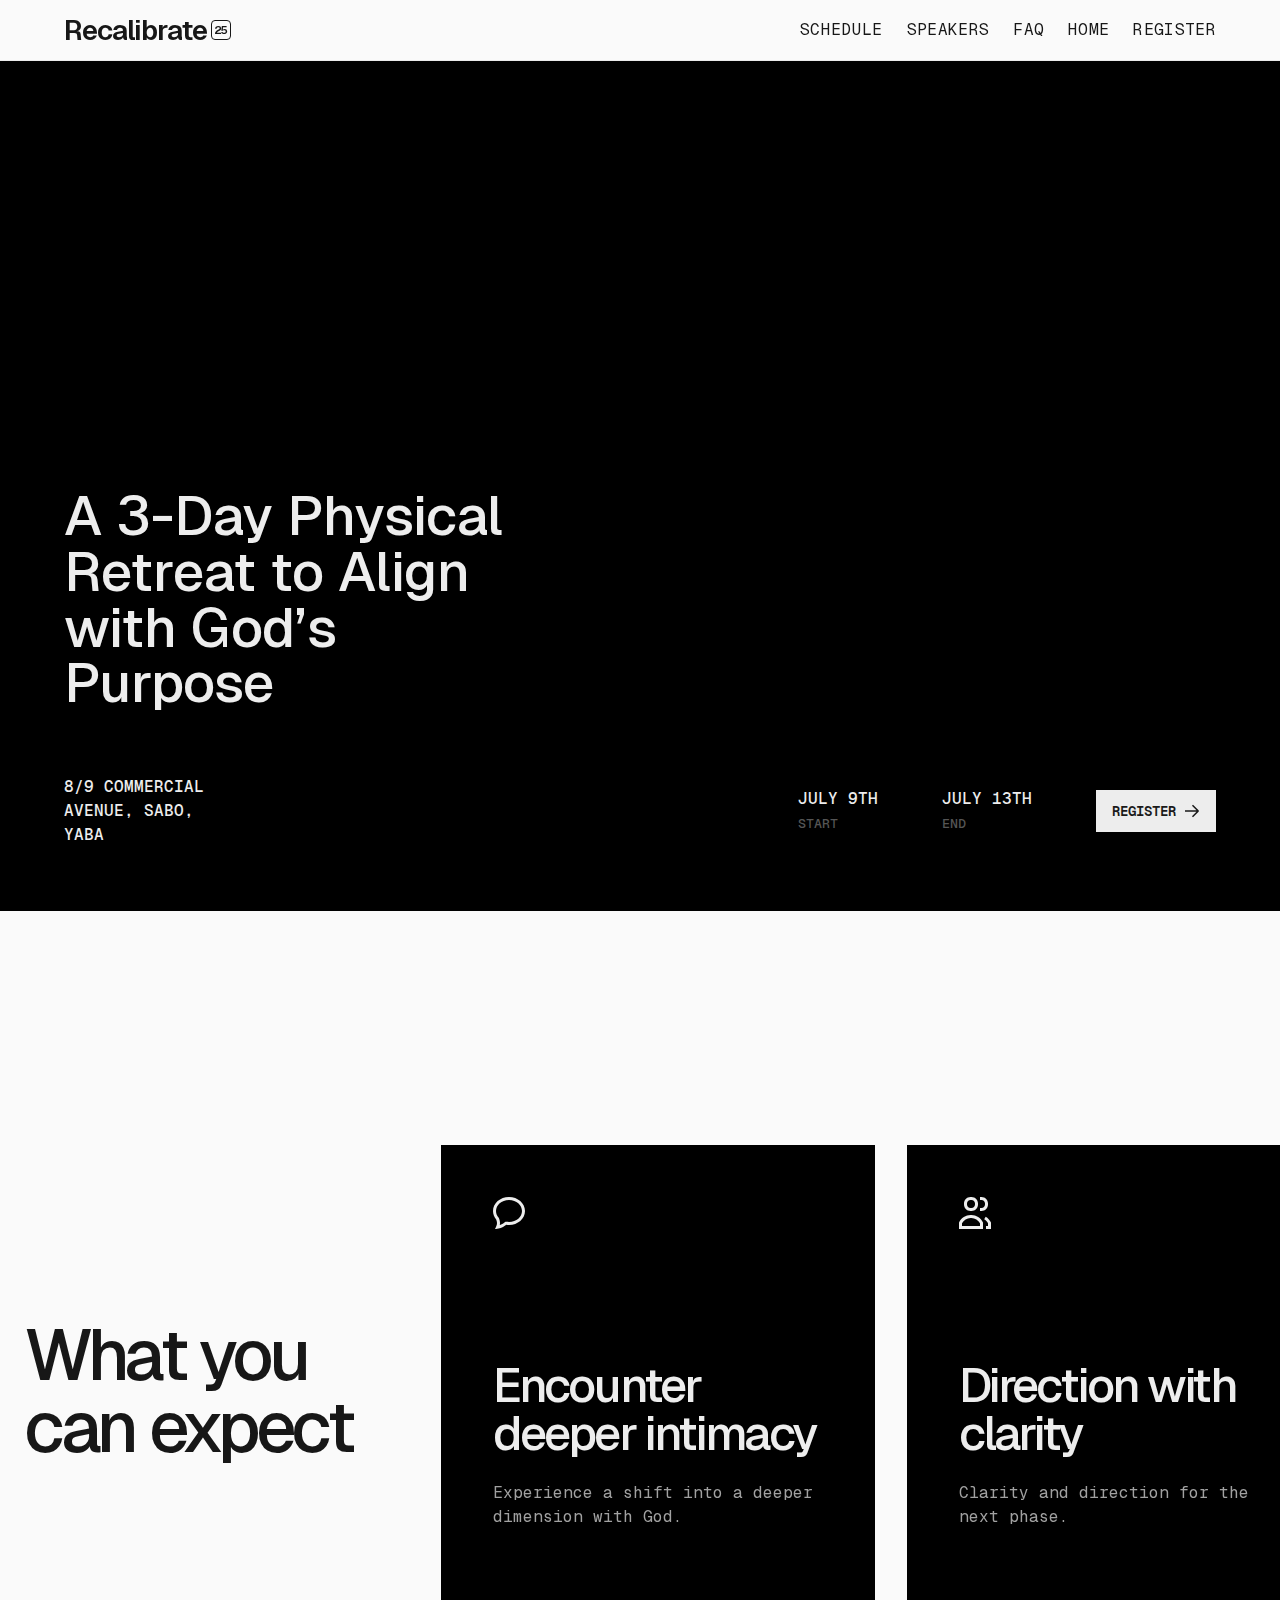
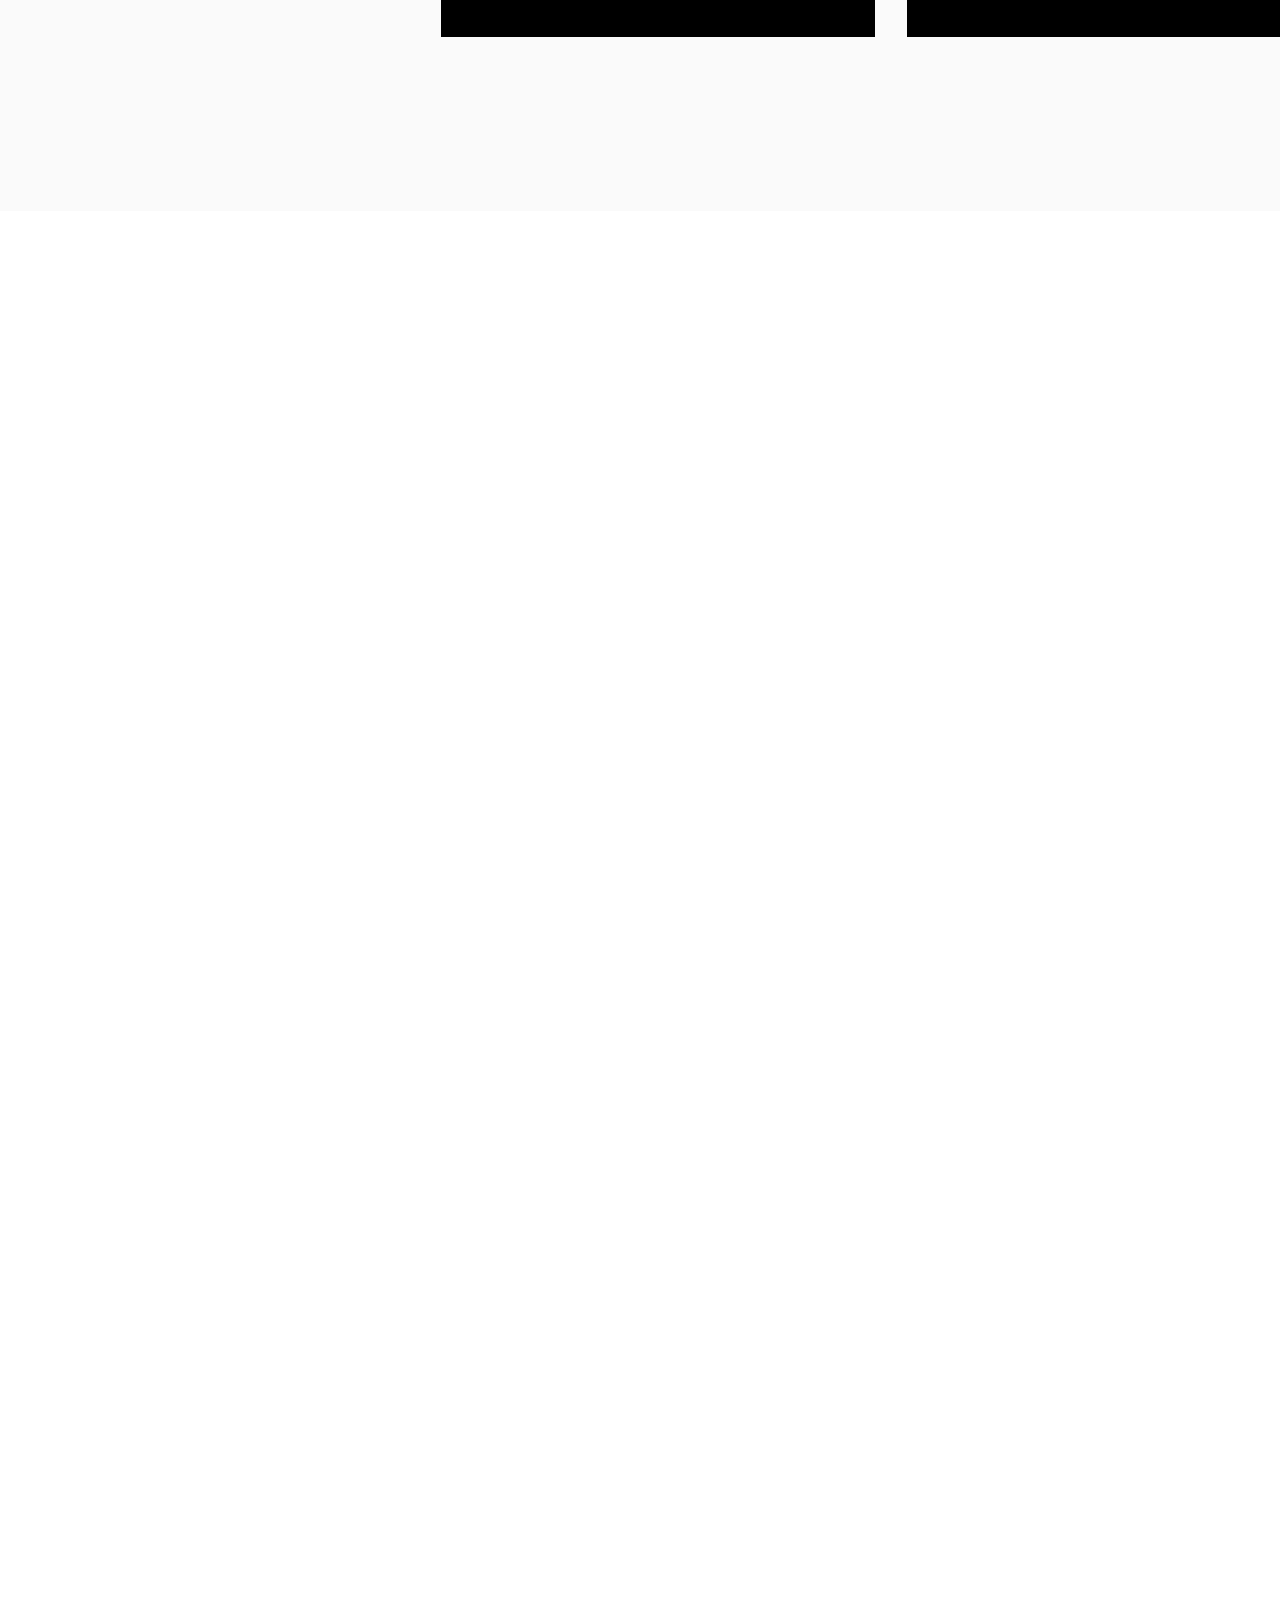
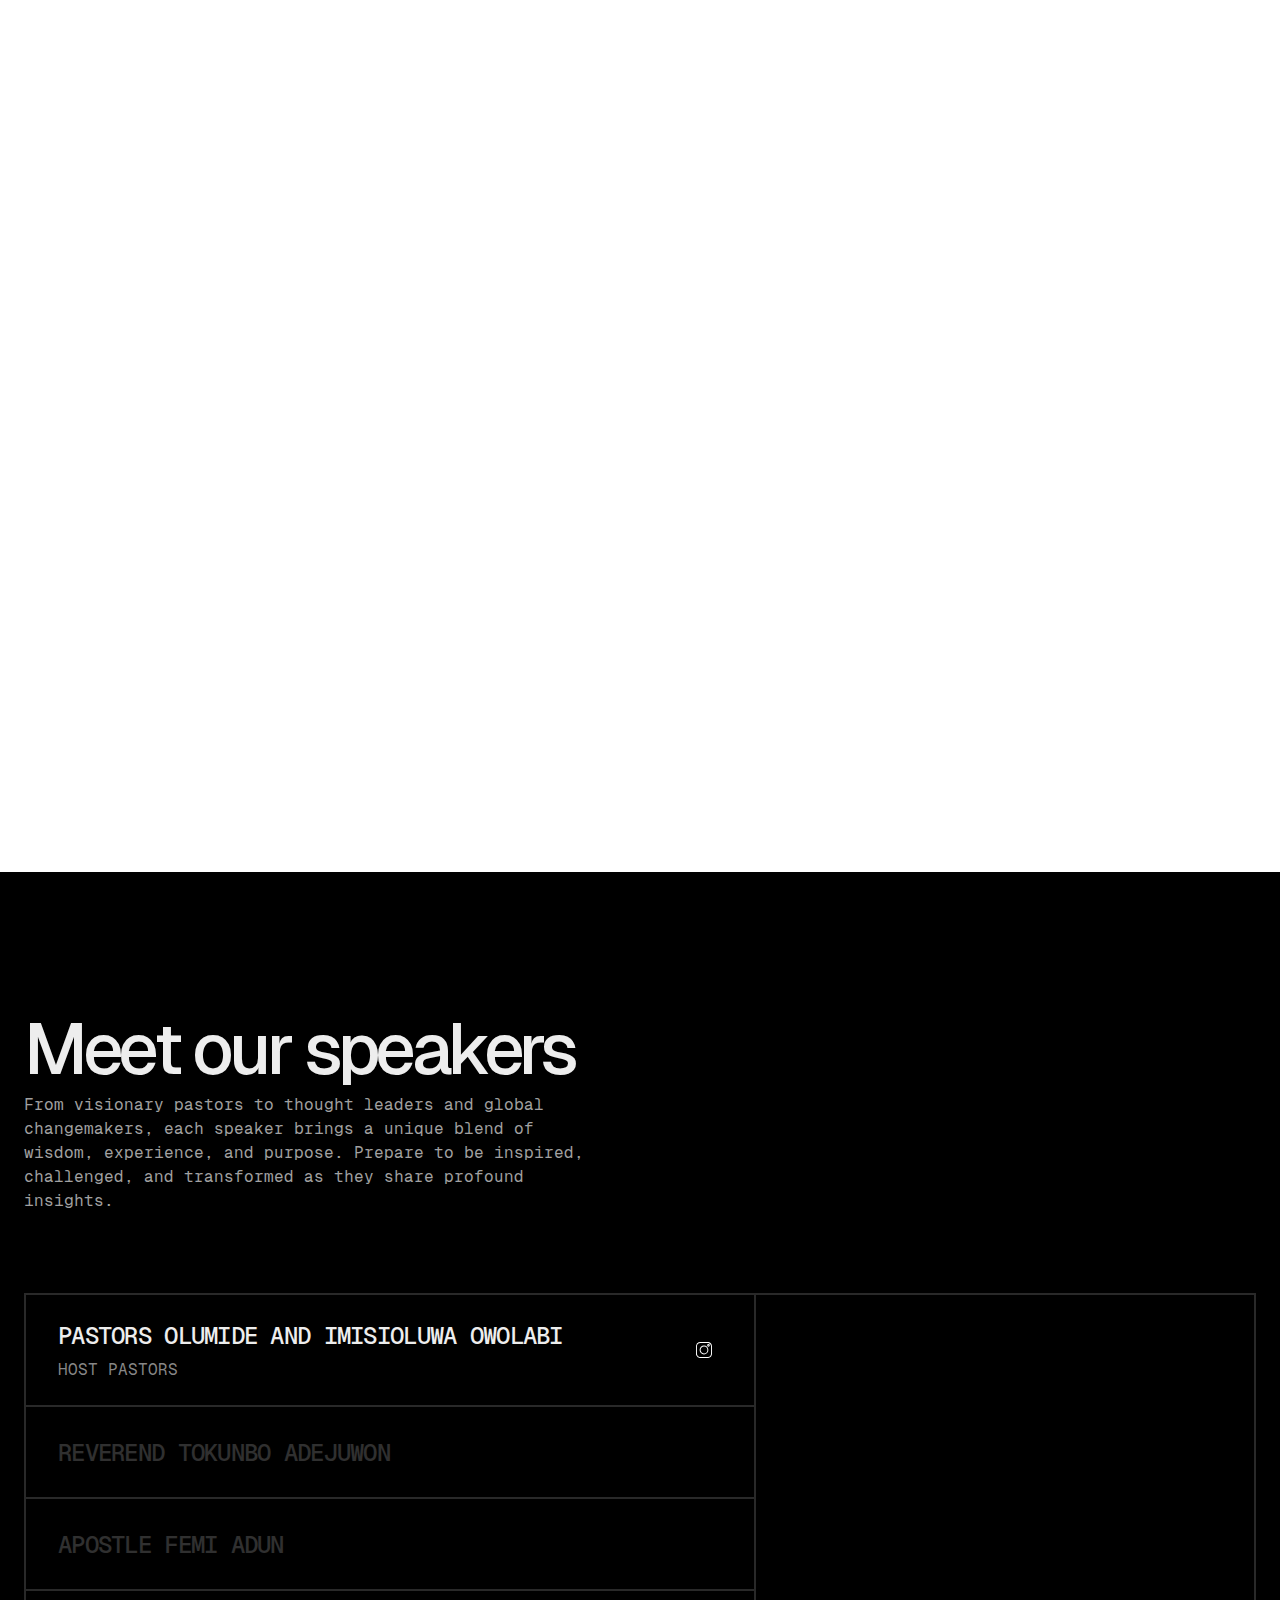
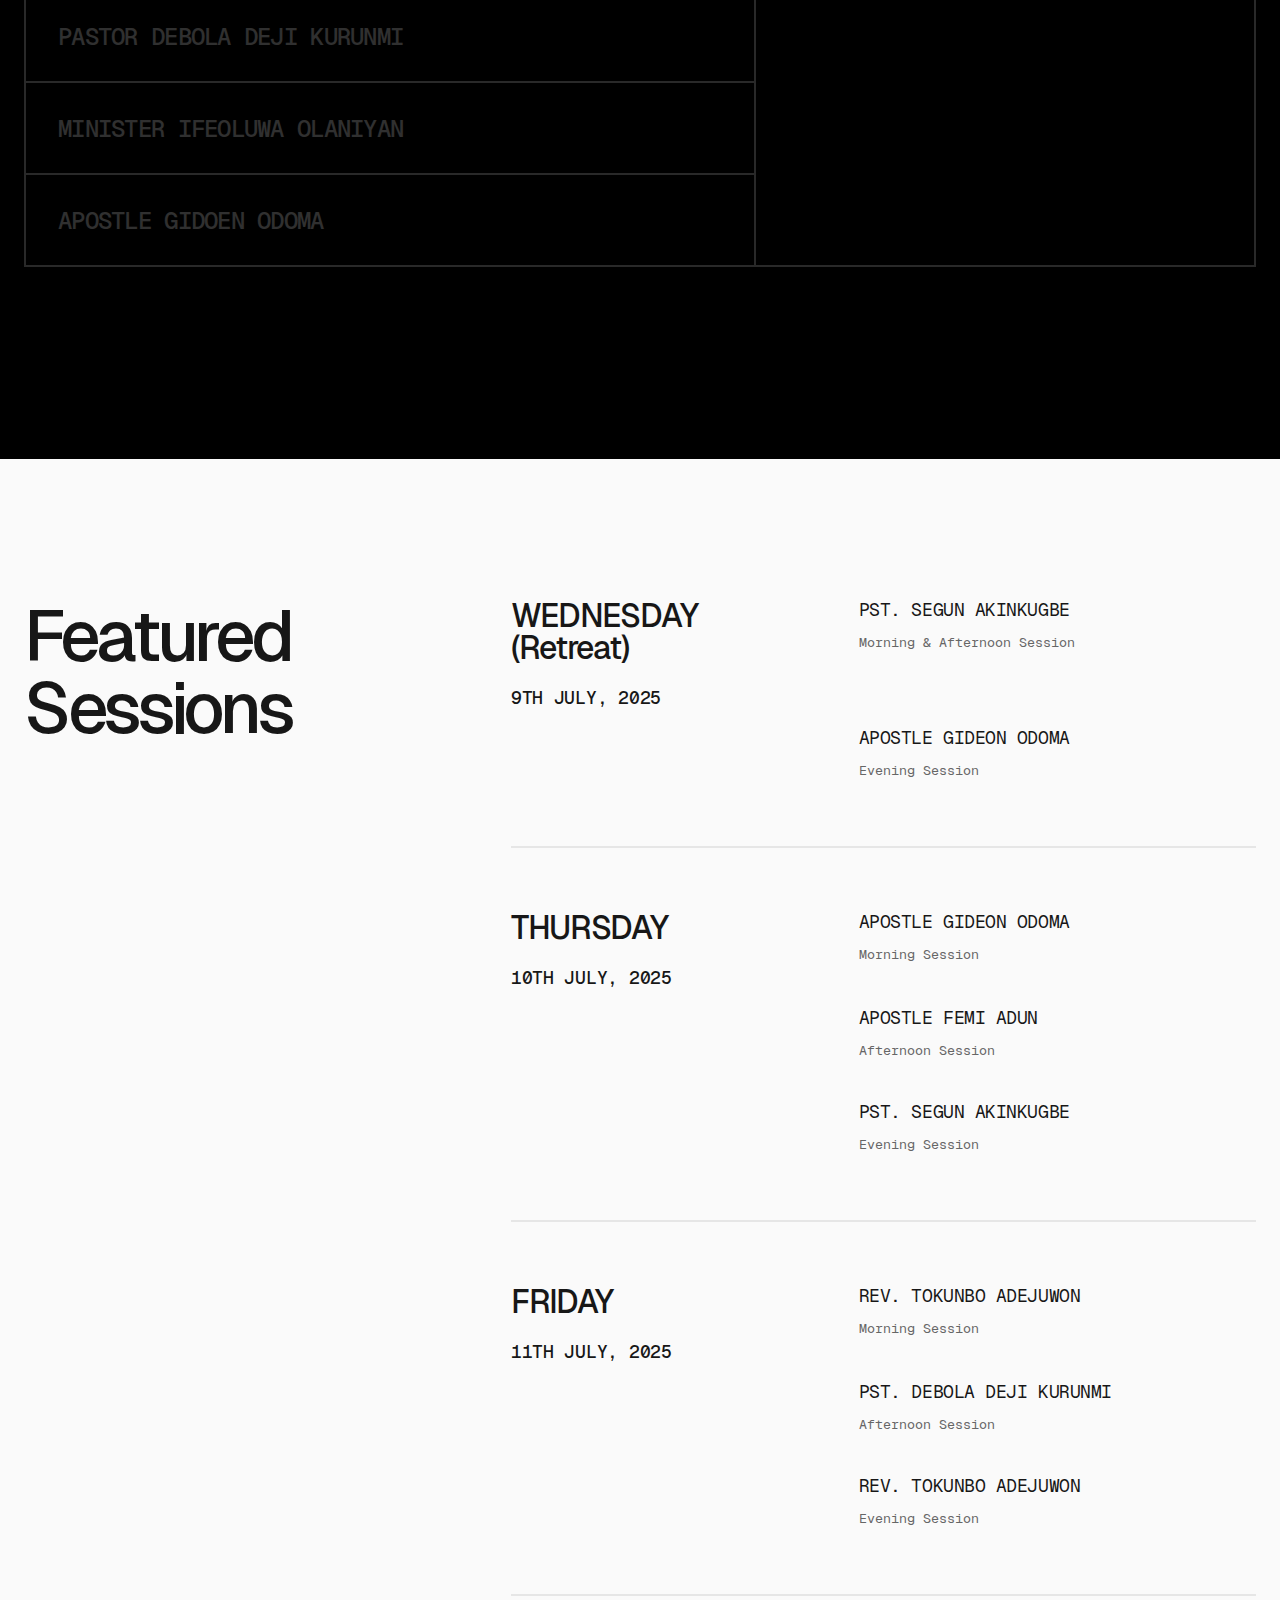
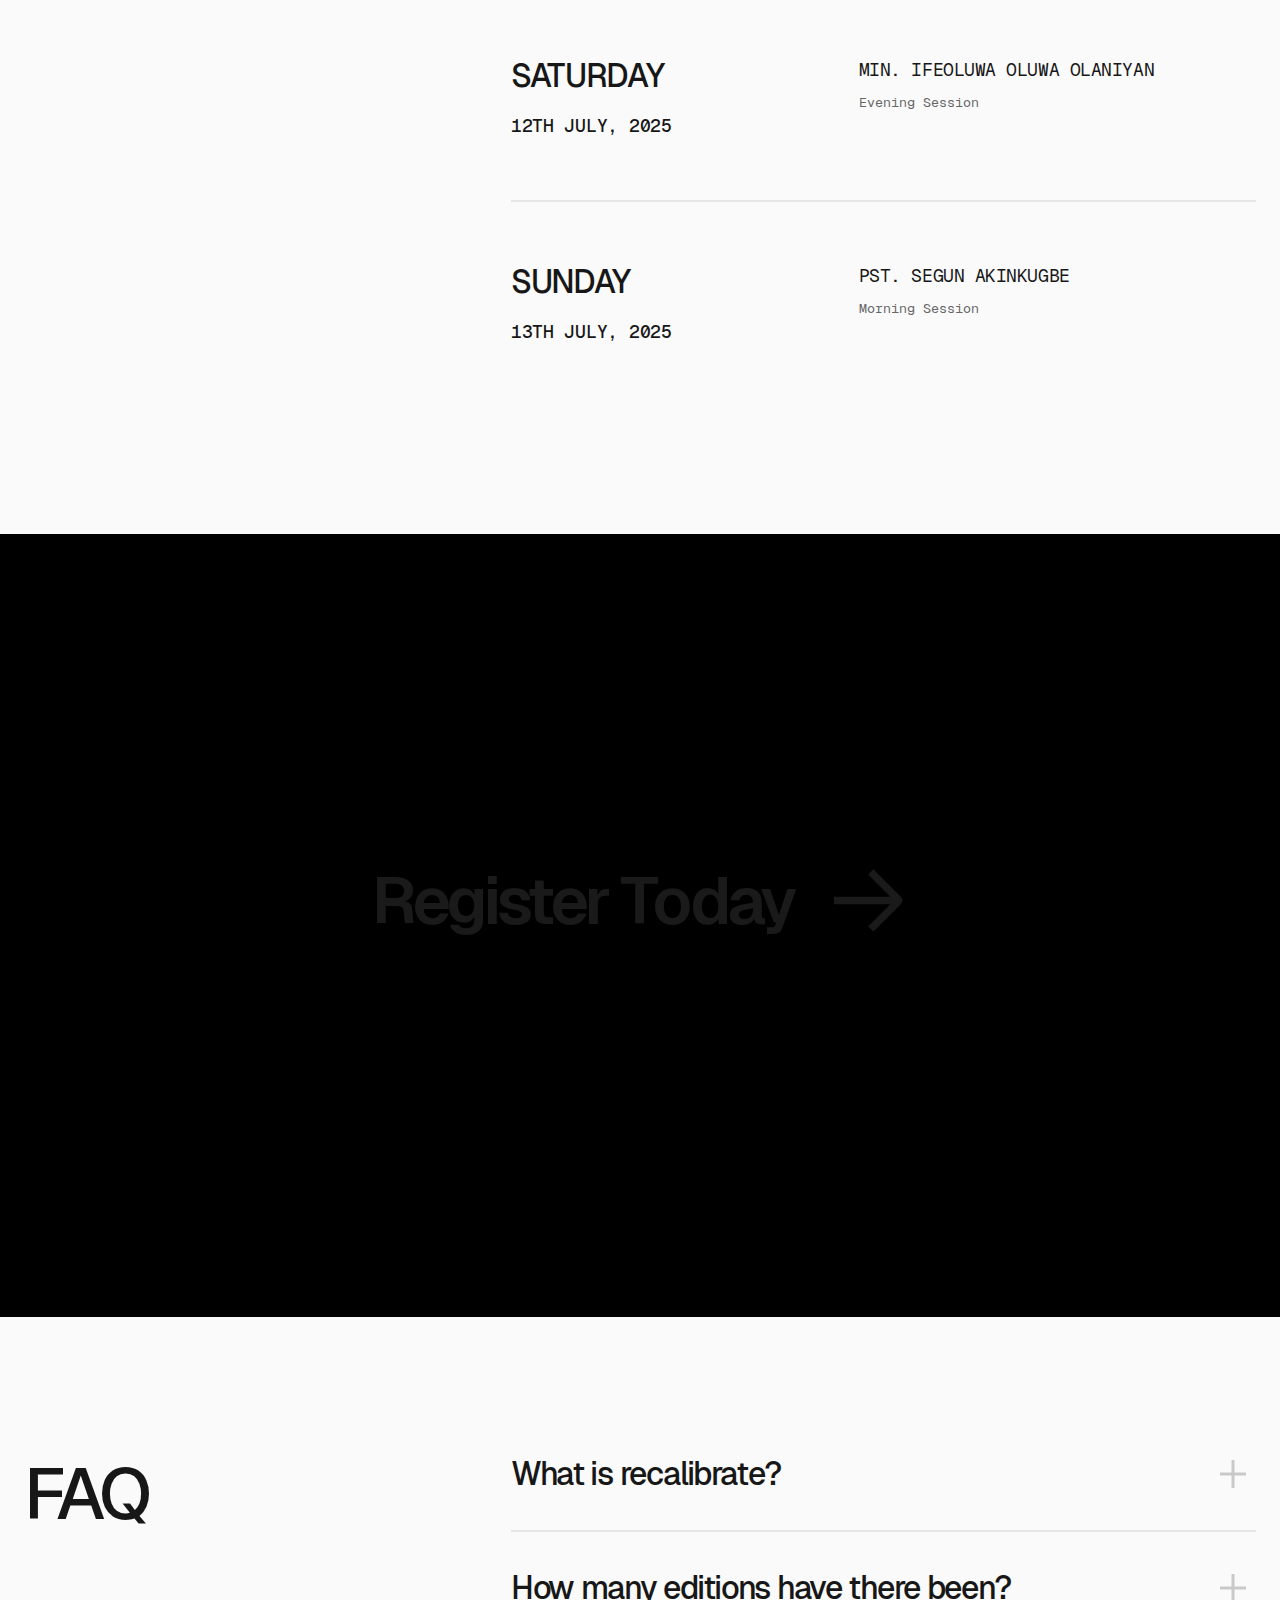
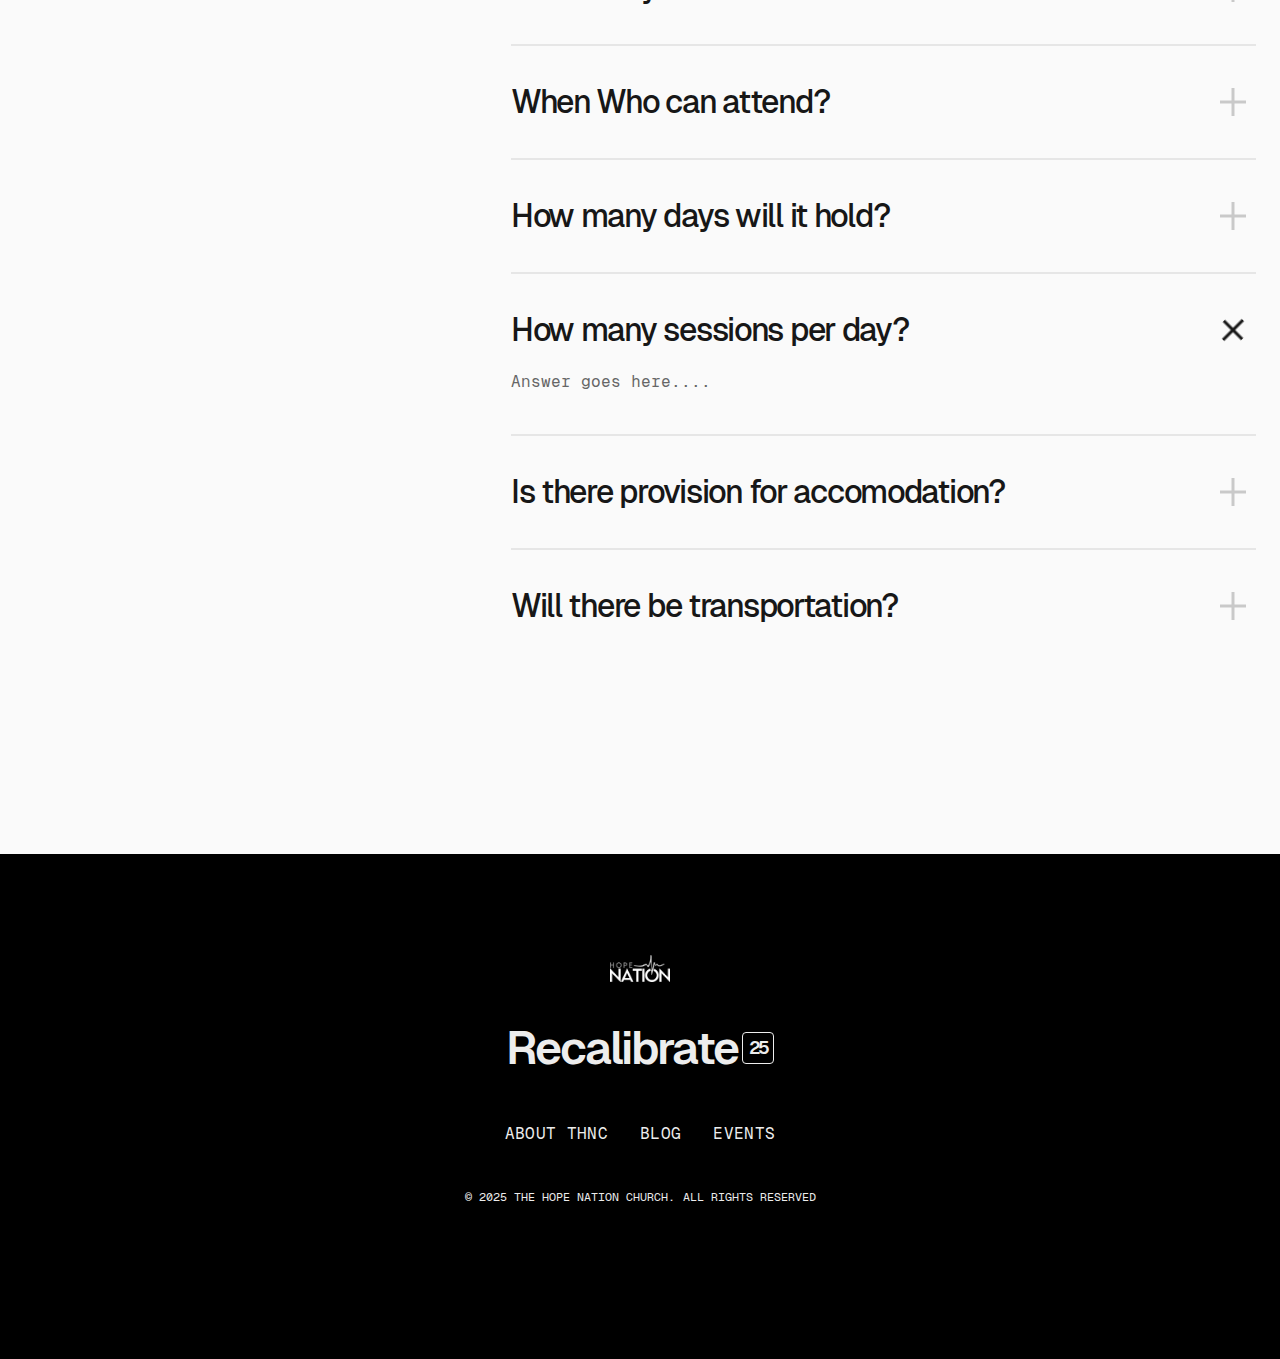
<file: ship/index.html>
<!DOCTYPE html><html class="__variable_ab585d __variable_35f263 tailwind vercel-ship-2025" lang="en">
<head>
	<meta charSet="utf-8"/>
	<meta name="viewport" content="width=device-width, initial-scale=1, maximum-scale=1"/>
	<link rel="stylesheet" href="assets/css/5faf5cded28b1711e3e0.css" data-precedence="next"/>
	<link rel="stylesheet" href="assets/css/1c9a4325ac513056e3e0.css" data-precedence="next"/>
	<link rel="stylesheet" href="assets/css/86960a1f2f9a5766e3e0.css" data-precedence="next"/>
	<link rel="stylesheet" href="assets/css/ab2dc2915d59bd3ae3e0.css" data-precedence="next"/>
	<link rel="stylesheet" href="assets/css/a014099e8b12ecace3e0.css" data-precedence="next"/>
	<link rel="stylesheet" href="assets/css/0bc3c4ace8ac02bbe3e0.css" data-precedence="next"/>
	<link rel="stylesheet" href="assets/css/a1cdc347a821460fe3e0.css" data-precedence="next"/>
	<link rel="stylesheet" href="assets/css/ba90868d570c5e2a.css" data-precedence="next"/>
	<link rel="stylesheet" href="assets/css/e89cdc2a1b2830ae.css" data-precedence="next"/>
<!-- 	
	<script src="assets/js/b2a2bd68-e62f0f4930cf8d8ce3e0.js" async=""></script>
	<script src="assets/js/6822-799b7e50c8772b1de3e0.js" async=""></script>
	<script src="assets/js/517-333585a58d7b4d4ae3e0.js" async=""></script>
	<script src="assets/js/main-app-5473d74c67e16026e3e0.js" async=""></script>
	
	<script src="assets/js/35a9f203-8a085f228712ed41e3e0.js" async=""></script>
	
	<script src="assets/js/3014-9db222432da84c5ee3e0.js" async=""></script>
	<script src="assets/js/3001-2021ea543a23ccf5e3e0.js" async=""></script>
	<script src="assets/js/7587-0e518a884646f9cee3e0.js" async=""></script>
	<script src="assets/js/4719-d119018a72aa38a8e3e0.js" async=""></script>
	<script src="assets/js/9950-12d3348500b71d5ee3e0.js" async=""></script>
	<script src="assets/js/4621-6cdc9cea5bc2f1c0e3e0.js" async=""></script>
	<script src="assets/js/9151-df39876f70c056dde3e0.js" async=""></script>
	<script src="assets/js/4791-da8a0f15a08fa5a1e3e0.js" async=""></script>
	<script src="assets/js/5434-971232e2ff323bd9e3e0.js" async=""></script>
	<script src="assets/js/7163-491ab8e7e37b44ebe3e0.js" async=""></script>
	<script src="assets/js/3665-1a6c32a08cd5f8d7e3e0.js" async=""></script>
	<script src="assets/js/7566-40c79f7763d9a0c4e3e0.js" async=""></script>
	<script src="assets/js/2720-3aadfe8473fbcfc2e3e0.js" async=""></script>
	<script src="assets/js/1086-7c46a09e0d3eb828e3e0.js" async=""></script>
	<script src="assets/js/layout-7f54af4c1f6faebae3e0.js" async=""></script>
	<script src="assets/js/e1440be6-42dd63bfb1133ed4e3e0.js" async=""></script>
	<script src="assets/js/a304fb3f-8f105d5170efe4d6e3e0.js" async=""></script>
	<script src="assets/js/0f0a70d4-a5c64cfdc8037d50e3e0.js" async=""></script>
	<script src="assets/js/d54f.js" async=""></script>

	<script src="assets/js/layout-2.js" async=""></script>
	<script src="assets/js/8126.js" async=""></script>
	<script src="assets/js/sdk.js" async=""></script>
	<script src="assets/js/87309bb9-41ae5320a5cd9a6fe3e0.js" async="">
	</script>
	<script src="assets/js/e81c22e1-0caeeacf2b7bf90fe3e0.js" async=""></script>
	<script src="assets/js/960ec043-49577349c897c668e3e0.js" async=""></script>
	<script src="assets/js/c245c94a-c93ece1f372ece2ae3e0.js" async=""></script>
	<script src="assets/js/0f730f86-79af7ec14cfb6d9be3e0.js" async=""></script>
	<script src="assets/js/6046-adceacbb0250e869e3e0.js" async=""></script>
	<script src="assets/js/6338-21f9914bfc12d721e3e0.js" async=""></script>
	<script src="assets/js/161-bcc8d56f75c8a811e3e0.js" async=""></script>
	<script src="assets/js/167-d09c5c750ee82255e3e0.js" async=""></script>
	<script src="assets/js/3049-5bd8fdff98dd37d8e3e0.js" async=""></script>
	<script src="assets/js/4635-6549e2fb11903798e3e0.js" async=""></script>
	<script src="assets/js/139-2ed6c48a4c4d18e4e3e0.js" async=""></script>
	<script src="assets/js/432-f9600bbb8921b360e3e0.js" async=""></script>
	<script src="assets/js/page-8832e1b6dafbdb35e3e0.js" async=""></script>
	<script src="assets/js/2589-0b088786f81081ece3e0.js" async=""></script>
	<script src="assets/js/page-5cda933bf9f6c6e1e3e0.js" async=""></script>
	<script src="assets/js/565-5e2f52b050405cbce3e0.js" async=""></script>
	<script src="assets/js/2516-ad847a493f41bbf1e3e0.js" async=""></script>
	<script src="assets/js/page-f3c18ce72d679d04e3e0.js" async=""></script>
	<script src="assets/js/e862.js" async=""></script>
	<script src="assets/js/script.js" async=""></script> -->
	<meta name="next-size-adjust" content=""/>
	<meta name="theme-color" media="(prefers-color-scheme: light)" content="#FAFAFA"/>
	<meta name="theme-color" media="(prefers-color-scheme: dark)" content="#000000"/>
	<title>Recalibrate 2025</title>
	<meta name="description" content="Vercel’s one-day event for developers and teams. Live in New York City and streaming online."/><link rel="manifest" href="../site.webmanifest"/>
	<meta name="robots" content="index, max-image-preview:large"/>
	<meta name="trace-attributes" content="{&quot;next.appdir&quot;:true}"/>
	<link rel="canonical" href="../ship.html"/><meta name="mobile-web-app-capable" content="yes"/>
	<meta name="apple-mobile-web-app-title" content="Vercel"/>
	<meta name="apple-mobile-web-app-status-bar-style" content="default"/>
	<meta property="og:title" content="Vercel Ship 2025"/>
	<meta property="og:description" content="Vercel’s one-day event for developers and teams. Live in New York City and streaming online."/>
	<meta property="og:url" content="https://vercel.com/ship"/>
	<meta property="og:site_name" content="Vercel"/>
	<meta property="og:locale" content="en_US"/>
	<meta property="og:image" content="https://vercel-ship.vercel.sh/ship/2025/og/og.png"/>
	<meta property="og:type" content="website"/><meta name="twitter:card" content="summary_large_image"/>
	<meta name="twitter:title" content="Vercel Ship 2025"/>
	<meta name="twitter:description" content="Vercel’s one-day event for developers and teams. Live in New York City and streaming online."/>
	<meta name="twitter:image" content="https://vercel-ship.vercel.sh/ship/2025/og/twitter-og.png"/>
	<link rel="icon shortcut" href="https://assets.vercel.com/image/upload/q_auto/front/favicon/vercel/favicon.ico" type="image/x-icon"/>
	<link rel="apple-touch-icon" href="../../assets.vercel.com/image/upload/q_auto/front/favicon/vercel/apple-touch-icon-57x57.png" sizes="57x57"/>
	<link rel="apple-touch-icon" href="../../assets.vercel.com/image/upload/q_auto/front/favicon/vercel/apple-touch-icon-60x60.png" sizes="60x60"/>
	<link rel="apple-touch-icon" href="../../assets.vercel.com/image/upload/q_auto/front/favicon/vercel/apple-touch-icon-72x72.png" sizes="72x72"/>
	<link rel="apple-touch-icon" href="../../assets.vercel.com/image/upload/q_auto/front/favicon/vercel/apple-touch-icon-76x76.png" sizes="76x76"/>
	<link rel="apple-touch-icon" href="../../assets.vercel.com/image/upload/q_auto/front/favicon/vercel/apple-touch-icon-114x114.png" sizes="114x114"/>
	<link rel="apple-touch-icon" href="../../assets.vercel.com/image/upload/q_auto/front/favicon/vercel/apple-touch-icon-120x120.png" sizes="120x120"/>
	<link rel="apple-touch-icon" href="../../assets.vercel.com/image/upload/q_auto/front/favicon/vercel/apple-touch-icon-144x144.png" sizes="144x144"/>
	<link rel="apple-touch-icon" href="../../assets.vercel.com/image/upload/q_auto/front/favicon/vercel/apple-touch-icon-152x152.png" sizes="152x152"/>
	<link rel="apple-touch-icon" href="../../assets.vercel.com/image/upload/q_auto/front/favicon/vercel/apple-touch-icon-180x180.png" sizes="180x180"/>
	<link rel="apple-touch-icon" href="../../assets.vercel.com/image/upload/q_auto/front/favicon/vercel/apple-touch-icon-256x256.png" sizes="256x256"/>
	<script src="assets/js/jquery.min.js" async=""></script>
	<script src="assets/js/polyfills-42372ed130431b0ae3e0.js?dpl=dpl_36vuFe1seirWwFbTUhDc46TuxYVn" noModule=""></script>
</head>
<body class="min-h-screen">
	<div hidden=""><!--$--><!--/$--></div>
	<script id="theme-script">
            ( (a, b, c, d, e, f, g, h) => {
                let i = document.documentElement
                  , j = ["light", "dark"];
                function k(b) {
                    var c;
                    (Array.isArray(a) ? a : [a]).forEach(a => {
                        let c = "class" === a
                          , d = c && f ? e.map(a => f[a] || a) : e;
                        c ? (i.classList.remove(...d),
                        i.classList.add(f?.[b] ? f[b] : b)) : i.setAttribute(a, b)
                    }
                    ),
                    c = b,
                    h && j.includes(c) && (i.style.colorScheme = c)
                }
                if (d)
                    k(d);
                else
                    try {
                        let a = localStorage.getItem(b) || c
                          , d = g && "system" === a ? window.matchMedia("(prefers-color-scheme: dark)").matches ? "dark" : "light" : a;
                        k(d)
                    } catch (a) {}
            }
            )("class", "geist-theme", "system", null, ["light", "dark"], {
                "light": "light-theme",
                "dark": "dark-theme"
            }, true, true)
        </script>
        <script id="theme-script">
            ( (a, b, c, d, e, f, g, h) => {
                let i = document.documentElement
                  , j = ["light", "dark"];
                function k(b) {
                    var c;
                    (Array.isArray(a) ? a : [a]).forEach(a => {
                        let c = "class" === a
                          , d = c && f ? e.map(a => f[a] || a) : e;
                        c ? (i.classList.remove(...d),
                        i.classList.add(f?.[b] ? f[b] : b)) : i.setAttribute(a, b)
                    }
                    ),
                    c = b,
                    h && j.includes(c) && (i.style.colorScheme = c)
                }
                if (d)
                    k(d);
                else
                    try {
                        let a = localStorage.getItem(b) || c
                          , d = g && "system" === a ? window.matchMedia("(prefers-color-scheme: dark)").matches ? "dark" : "light" : a;
                        k(d)
                    } catch (a) {}
            }
            )("class", "geist-theme", "system", null, ["light", "dark"], {
                "light": "light-theme",
                "dark": "dark-theme"
            }, true, true)
        </script>
<header class="bg-background-200 shadow-border text-gray-1000 mb-px sticky top-0 z-10">
	<div class="px-6 md:px-16 flex items-center justify-between w-full h-[var(--header-height)]">
		<!-- <nav class="flex flex-1 items-center gap-6 2xl:gap-8 max-lg:hidden max-2xl:hidden">
			<a data-zone="same" class="link_link__hbWKh whitespace-nowrap font-mono tracking-[0.02em] uppercase no-underline text-sm md:text-base" href="schedule.html">
				<span>Schedule</span>
			</a>
			<a data-zone="same" class="link_link__hbWKh whitespace-nowrap font-mono tracking-[0.02em] uppercase no-underline text-sm md:text-base" href="speakers.html">
				<span>Speakers</span>
			</a>
			<a data-zone="same" class="link_link__hbWKh whitespace-nowrap font-mono tracking-[0.02em] uppercase no-underline text-sm md:text-base" href="../ship.html#faq">
				<span>FAQ</span>
			</a>
		</nav> -->
		<a data-zone="same" class="link_link__hbWKh link_secondary__F1rqx text-current flex items-center gap-1 py-0.5 transition-opacity hover:text-current hover:opacity-80 font-semibold tracking-[-0.04em] outline-offset-2 outline-2 outline-current text-lg md:text-[28px]" href="../ship.html">Recalibrate
			<div class="border border-current flex items-center justify-center size-5 rounded-sm">
				<div class="text-current font-semibold tracking-[-0.08em] text-[11px]">25</div></div></a><div class="flex flex-1 justify-end xl:hidden"><!--$-->
					<div class="flex items-center gap-6 md:gap-8">
						<button class="inline-flex items-center justify-center gap-2 transition-colors cursor-pointer uppercase font-mono font-semibold whitespace-nowrap focus-visible:outline-offset-4 focus-visible:outline-2 focus-visible:outline-gray-1000 disabled:cursor-not-allowed disabled:opacity-50 [&amp;_svg]:size-4 [&amp;_svg]:shrink-0 hover:not([disabled]):bg-gray-1000/90 text-sm -ml-2.5 p-2.5 h-auto bg-transparent hover:bg-gray-200 text-gray-1000" type="button" aria-haspopup="dialog" aria-expanded="false" aria-controls="radix-«R3duusnlffb»" data-state="closed">
							<svg data-testid="geist-icon" height="16" stroke-linejoin="round" style="color:currentColor" viewBox="0 0 16 16" width="16"><path fill-rule="evenodd" clip-rule="evenodd" d="M1 2H1.75H14.25H15V3.5H14.25H1.75H1V2ZM1 12.5H1.75H14.25H15V14H14.25H1.75H1V12.5ZM1.75 7.25H1V8.75H1.75H14.25H15V7.25H14.25H1.75Z" fill="currentColor"/></svg>
						</button>
					</div><!--/$-->
				</div>
				<nav class="flex items-center gap-6 2xl:gap-8 max-lg:hidden flex-1 justify-end max-xl:hidden"><!--$-->
					<div class="flex items-center gap-6">
						<a data-zone="same" class="link_link__hbWKh whitespace-nowrap font-mono tracking-[0.02em] uppercase no-underline text-sm md:text-base 2xl:hidden" href="schedule.html">
							<span>Schedule</span>
						</a>
						<a data-zone="same" class="link_link__hbWKh whitespace-nowrap font-mono tracking-[0.02em] uppercase no-underline text-sm md:text-base 2xl:hidden" href="speakers.html">
							<span>Speakers</span>
						</a>
						<a data-zone="same" class="link_link__hbWKh whitespace-nowrap font-mono tracking-[0.02em] uppercase no-underline text-sm md:text-base 2xl:hidden" href="../ship.html#faq">
							<span>FAQ</span>
						</a><!--$-->
						<a data-zone="same" class="link_link__hbWKh whitespace-nowrap font-mono tracking-[0.02em] uppercase no-underline text-sm md:text-base" href="register.html">
							<span>Home</span>
						</a>
						<a data-zone="same" class="link_link__hbWKh whitespace-nowrap font-mono tracking-[0.02em] uppercase no-underline text-sm md:text-base" href="login.html">
							<span>Register</span>
						</a><!--/$-->
					</div><!--/$-->
				</nav>
			</div>
		</header>





		<section class="relative before:block before:content-[&quot;&quot;] before:h-[var(--header-height)] before:sticky before:top-0 before:w-full before:z-[9] dark-theme before:bg-[rgb(0,0,0)]">
			<div id="hero" aria-hidden="true" class="absolute h-px left-0 right-0 top-[var(--header-height)]"></div>
			<div class="w-full text-gray-1000 bg-background-200 min-h-[calc(100svh-var(--header-height))] relative h-full flex items-end justify-stretch !touch-auto">
				<div class="absolute left-0 top-0 !h-full !w-full pointer-events-none">
					<div style="position:relative;width:100%;height:100%;overflow:hidden;pointer-events:auto" class="absolute left-0 top-0 !h-full !w-full">
						<div style="width:100%;height:100%">

							</canvas>
						</div>
					</div>
				</div>
				<div class="relative h-full w-full flex flex-col justify-end p-6 gap-12 md:gap-16 md:p-8 lg:p-16" style="padding-top:0px !important">
					<h1 class="font-sans text-gray-1000 leading-none leading-none text-[calc(32px+28*((100vw-390px)/1050))] font-medium max-w-[13ch] flex flex-col">
						<span class="">A 3-Day Physical Retreat to Align with God’s Purpose</span>
					</h1>
					<div class="flex w-full max-lg:flex-col max-md:gap-6 max-lg:gap-12 lg:justify-between">
						<div class="flex gap-6 md:gap-12">
							<p class="max-md:inline text-label-16-mono font-medium uppercase font-mono leading-[1.5] max-w-[16ch] lg:max-w-[14ch]">8/9 Commercial Avenue, Sabo, Yaba</p>
							
						</div><!--$-->
						<div class="flex gap-6 md:gap-12">
							<div class="flex md:items-center gap-6 md:gap-16 flex-col md:flex-row">
								<div class="flex gap-6 md:gap-16">
									<div class="flex flex-col">
										<p class="max-md:inline text-label-16-mono font-medium uppercase font-mono leading-[1.5]">July 9th</p>
										<p class="max-md:inline text-label-16-mono font-medium uppercase font-mono leading-[1.5]"><small style="color: #555">Start</small></p>
									</div>
									<div class="flex flex-col md:text-right">
										<p class="max-md:inline text-label-16-mono font-medium uppercase font-mono leading-[1.5]">July 13th</p>
										<div class="flex gap-2">
											<p class="max-md:inline text-label-16-mono font-medium uppercase font-mono leading-[1.5]"><small style="color: #555">End</small></p>
										</div>
									</div>
								</div>
								<a data-zone="same" class="link_link__hbWKh inline-flex items-center justify-center gap-2 transition-colors cursor-pointer uppercase font-mono font-semibold whitespace-nowrap focus-visible:outline-offset-4 focus-visible:outline-2 focus-visible:outline-gray-1000 disabled:cursor-not-allowed disabled:opacity-50 [&amp;_svg]:size-4 [&amp;_svg]:shrink-0 bg-gray-1000 text-gray-100 hover:not([disabled]):bg-gray-1000/90 h-[42px] px-4 text-sm hover:bg-gray-1000/90 w-min" href="/ship/register">Register
									<svg data-testid="geist-icon" height="16" stroke-linejoin="round" style="width:16px;height:16px;color:currentColor" viewBox="0 0 16 16" width="16"><path fill-rule="evenodd" clip-rule="evenodd" d="M9.53033 2.21968L9 1.68935L7.93934 2.75001L8.46967 3.28034L12.4393 7.25001H1.75H1V8.75001H1.75H12.4393L8.46967 12.7197L7.93934 13.25L9 14.3107L9.53033 13.7803L14.6036 8.70711C14.9941 8.31659 14.9941 7.68342 14.6036 7.2929L9.53033 2.21968Z" fill="currentColor"></path>
									</svg>
								</a>
							</div>
						</div>
						<!--/$-->
					</div>
				</div>
			</div>
		</section>

		<section id="overview" class="relative light-theme -mb-6 md:-mb-24 lg:-mb-48">
			<div class="relative top-0 w-full sticky h-[calc(var(--header-height))]" style="background: rgb(250, 250, 250);"></div>
			<div class="horizontal-scroll-section w-full sticky overflow-hidden bg-background-200 top-[calc(var(--header-height))] h-[calc(100vh-var(--header-height))]">
				<div id="horizontal-scroll-track"   class="!my-0 gap-10 lg:gap-5 container max-md:px-6 max-lg:px-16 lg:px-6 grid grid-cols-1 lg:grid-cols-[repeat(18,1fr)] h-full items-center !grid-cols-[repeat(18,1fr)]" style="padding-left: 24px; padding-right: 24px;">
					<div class="col-span-full lg:col-span-6 !col-span-6">
						<div style="opacity: 1;">
							<h2 class="font-sans text-gray-1000 leading-none max-lg:text-heading-32 lg:text-heading-48 xl:text-heading-72 font-medium font-medium" style="width: 434px; max-width: 8ch;">What you can expect</h2>
						</div>
					</div>
					<div class="col-span-full lg:col-start-7 lg:col-span-11 xl:col-start-8 !col-span-11">
						<div id="scrollRow" class="flex align-stretch bg-background-200" style="gap: 32px;">
							<div class="dark-theme flex-shrink-0" style="width: 434px;">
								<div class="h-full relative bg-background-200 pt-8 pb-10 px-8 md:pt-[52px] md:pb-[60px] md:px-[52px]">
									<div class="space-y-6 md:space-y-[132px]" style="opacity: 1;">
										<div class="text-gray-1000">
											<img alt="" loading="eager" width="0" height="0" decoding="async" data-nimg="1" src="assets/media/message.81ab46e3.svg" style="color: transparent; display: none; visibility: hidden;">
											<svg height="32" width="32" style="shape-rendering: unset; color: currentcolor;"><use href="assets/media/message.81ab46e3.svg#message"></use>
											</svg>
										</div>
										<div class="space-y-4 md:space-y-6">
											<h3 class="text-heading-24 md:text-heading-48 leading-none text-gray-1000 font-medium">Encounter deeper intimacy
											</h3>
											<div class="font-mono font-normal text-copy-16 leading-[1.5] text-gray-900">
												<p>Experience a shift into a deeper dimension with God.</p>
											</div>
										</div>
									</div>
								</div>
							</div>
							<div class="dark-theme flex-shrink-0" style="width: 434px;">
								<div class="h-full relative bg-background-200 pt-8 pb-10 px-8 md:pt-[52px] md:pb-[60px] md:px-[52px]">
									<div class="space-y-6 md:space-y-[132px]" style="opacity: 1;">
										<div class="text-gray-1000">
											<img alt="" loading="eager" width="0" height="0" decoding="async" data-nimg="1" src="assets/media/users.e09f3738.svg" style="color: transparent; display: none; visibility: hidden;">
											<svg height="32" width="32" style="shape-rendering: unset; color: currentcolor;"><use href="assets/media/users.e09f3738.svg#users"></use></svg>
										</div>
										<div class="space-y-4 md:space-y-6">
											<h3 class="text-heading-24 md:text-heading-48 leading-none text-gray-1000 font-medium">Direction with clarity
											</h3>
											<div class="font-mono font-normal text-copy-16 leading-[1.5] text-gray-900">
												<p>Clarity and direction for the next phase.</p>
											</div>
										</div>
									</div>
								</div>
							</div>
							<div class="dark-theme flex-shrink-0" style="width: 434px;">
								<div class="h-full relative bg-background-200 pt-8 pb-10 px-8 md:pt-[52px] md:pb-[60px] md:px-[52px]">
									<div class="space-y-6 md:space-y-[132px]" style="opacity: 1;">
										<div class="text-gray-1000">
											<img alt="" loading="eager" width="0" height="0" decoding="async" data-nimg="1" src="assets/media/wrench.745bfd7b.svg" style="color: transparent; display: none; visibility: hidden;">
											<svg height="32" width="32" style="shape-rendering: unset; color: currentcolor;"><use href="assets/media/wrench.745bfd7b.svg#wrench"></use></svg>
										</div>
										<div class="space-y-4 md:space-y-6">
											<h3 class="text-heading-24 md:text-heading-48 leading-none text-gray-1000 font-medium">Break limiting cycles</h3>
											<div class="font-mono font-normal text-copy-16 leading-[1.5] text-gray-900">
												<p>Breaking free from limiting mindsets and cycles.</p>
											</div>
										</div>
									</div>
								</div>
							</div>
							<div class="dark-theme flex-shrink-0" style="width: 434px;">
								<div class="h-full relative bg-background-200 pt-8 pb-10 px-8 md:pt-[52px] md:pb-[60px] md:px-[52px]">
									<div class="space-y-6 md:space-y-[132px]" style="opacity: 1;">
										<div class="text-gray-1000">
											<img alt="" loading="eager" width="0" height="0" decoding="async" data-nimg="1" src="assets/media/wrench.745bfd7b.svg" style="color: transparent; display: none; visibility: hidden;">
											<svg height="32" width="32" style="shape-rendering: unset; color: currentcolor;"><use href="assets/media/wrench.745bfd7b.svg#wrench"></use></svg>
										</div>
										<div class="space-y-4 md:space-y-6">
											<h3 class="text-heading-24 md:text-heading-48 leading-none text-gray-1000 font-medium">Divine encounter overflow</h3>
											<div class="font-mono font-normal text-copy-16 leading-[1.5] text-gray-900">
												<p>An ushering into an avalanche of divine encounters.</p>
											</div>
										</div>
									</div>
								</div>
							</div>
							<div class="dark-theme flex-shrink-0" style="width: 434px;">
								<div class="h-full relative bg-background-200 pt-8 pb-10 px-8 md:pt-[52px] md:pb-[60px] md:px-[52px]">
									<div class="space-y-6 md:space-y-[132px]" style="opacity: 1;">
										<div class="text-gray-1000">
											<img alt="" loading="eager" width="0" height="0" decoding="async" data-nimg="1" src="assets/media/box.cf41945d.svg" style="color: transparent; display: none; visibility: hidden;">
											<svg height="32" width="32" style="shape-rendering: unset; color: currentcolor;"><use href="assets/media/box.cf41945d.svg#box"></use>
											</svg>
										</div>
										<div class="space-y-4 md:space-y-6">
											<h3 class="text-heading-24 md:text-heading-48 leading-none text-gray-1000 font-medium">Refinement and realignment
											</h3>
											<div class="font-mono font-normal text-copy-16 leading-[1.5] text-gray-900">
												<p>sharpening your focus, and aligning with what truly matters.</p>
											</div>
										</div>
									</div>
								</div>
							</div>
						</div>
					</div>
				</div>
			</div>
			<div class="w-full" style="height: 10px;"></div>

		</section>

		<section class="relative before:block before:content-[&quot;&quot;] before:h-[var(--header-height)] before:sticky before:top-0 before:w-full before:z-[9] dark-theme before:bg-[rgb(0,0,0)]">
			<div id="speakers" aria-hidden="true" class="absolute h-px left-0 right-0 top-[var(--header-height)]"></div>
			<div class="-mt-px pt-[calc(1.5rem-var(--header-height))] md:pt-[calc(6rem-var(--header-height))] lg:pt-[calc(12rem-var(--header-height))] pb-6 md:pb-24 lg:pb-48 text-black bg-background-200">
				<div class="!my-0 gap-10 lg:gap-5 container max-md:px-6 max-lg:px-16 lg:px-6 grid grid-cols-1 lg:grid-cols-[repeat(18,1fr)]">
					<div class="col-span-full">
						<div class="flex mb-10 lg:mb-20 flex-col items-start gap-2">
							<p class="font-sans text-gray-1000 leading-none max-lg:text-heading-32 lg:text-heading-48 xl:text-heading-72 font-medium font-medium max-md:max-w-[8ch]">Meet our speakers</p>
							<p class="font-mono font-normal text-gray-900 text-copy-14 lg:text-copy-16 leading-[1.5] [&amp;_a]:outline-offset-2 [&amp;_a]:outline-2 [&amp;_a]:outline-gray-1000 hover:[&amp;_a]:opacity-70 [&amp;_a]:transition-opacity [&amp;_a]:duration-200 [&amp;_a]:underline [&amp;_a]:underline-offset-2 [&amp;_a]:decoration-gray-alpha-600 max-w-xl">From visionary pastors to thought leaders and global changemakers, each speaker brings a unique blend of wisdom, experience, and purpose. Prepare to be inspired, challenged, and transformed as they share profound insights.</p>
						</div>
						<div class="border-2 border-gray-300">
							<div class="flex items-stretch divide-x-2 divide-gray-300" style="min-height: 570px;">
								<div class="divide-y-2 divide-gray-300 flex-1 min-w-0">
									<div class="overflow-hidden relative hover:bg-gray-100/60 transition-colors ">
										<div class="speaker-title pl-8 flex flex-col justify-center pr-[110px] min-w-0" style="height: 90px;">
											<div class="text-heading-24 font-medium uppercase tracking-[-0.03em] font-mono truncate" style="opacity: 0.2; transform: translateY(13px);">Pastors Olumide and Imisioluwa Owolabi</div>
											<div class="font-mono uppercase leading-none pt-2 text-gray-600" style="opacity: 0;">Host Pastors
												<!-- <a href="https://vercel.com" rel="noopener" target="_blank" data-zone="null" class="link_link__hbWKh whitespace-nowrap font-mono tracking-[0.02em] uppercase no-underline">
												<span>Vercel</span></a> -->
											</div>
										</div>
										<div class="speaker-role absolute right-8 top-1/2 -translate-y-1/2" style="opacity: 0;">
											<nav class="flex md:gap-2">
												<a href="https://www.instagram.com/thehopenationchurch" rel="noopener noreferrer" target="_blank" data-zone="null" class="link_link__hbWKh whitespace-nowrap font-mono duration-200 underline underline-offset-2 decoration-gray-alpha-600 hover:bg-gray-alpha-200 text-gray-1000 hover:opacity-100 hover:text-gray-1000 rounded-md p-2.5 transition-colors">
													<svg xmlns="http://www.w3.org/2000/svg" viewBox="0 0 409.16 409.6" x="0px" y="0px" data-testid="geist-icon" height="16" stroke-linejoin="round" viewBox="0 0 16 16" width="16" style="width: 16px; height: 16px; color: currentcolor;"><defs><style>.cls-1{fill:#fff;}</style></defs><g id="Layer_2" data-name="Layer 2"><g id="Layer_1-2" data-name="Layer 1"><path class="cls-1" d="M310.59,409.6H98.21c-.77-.18-1.54-.4-2.32-.53Q37,399.71,10.24,346.25C4.7,335.21,1.92,323.32,0,311.2V98.4c.2-1,.43-2.08.61-3.12q10.07-59.89,64.79-86C75.77,4.27,86.92,1.82,98.21,0H310.59c3.14.54,6.29,1,9.41,1.64,52.46,10.85,89.35,57.2,89.16,109-.23,62.76-.06,125.52-.06,188.28a94.33,94.33,0,0,1-.8,14.34c-5.83,38.05-25.78,66.14-59.45,84.46C336.92,404.23,323.93,407.53,310.59,409.6ZM204.43,385.3h87.42a111.63,111.63,0,0,0,19.85-1.51c31.87-5.72,53.92-23.8,66.54-53.55,4.82-11.36,6.23-23.41,6.25-35.58q.18-88.59.06-177.18A114.58,114.58,0,0,0,383,97.2c-5.7-31.77-23.66-53.79-53.15-66.48-11.57-5-23.88-6.31-36.29-6.34q-80.83-.15-161.67,0c-8.77,0-17.53-.14-26.31.54-32.88,2.57-56.67,18.8-72,47.71-7.12,13.39-9.22,28-9.24,42.93q-.12,80.59,0,161.18c0,9.06-.16,18.11.55,27.17,2.55,32.61,18.56,56.32,47,71.79,13.16,7.16,27.59,9.5,42.37,9.57C144.29,385.4,174.36,385.3,204.43,385.3Z"/><path class="cls-1" d="M316.48,204.76c.61,61.58-50.63,112.45-112,112.47S92,266.26,92.19,204.44C92.37,143.1,143.1,92.19,204.76,92.37,266,92.56,317,143.27,316.48,204.76Zm-199-4.52c-3.23,46.71,33.89,91.21,86.1,91.93a87.36,87.36,0,0,0,1.56-174.72C158,116.75,119.16,154.65,117.52,200.24Z"/><path class="cls-1" d="M318.84,119.5A33,33,0,0,1,285.54,86a33.42,33.42,0,0,1,33.54-33.45A33.82,33.82,0,0,1,352.37,86,33.42,33.42,0,0,1,318.84,119.5Zm8.26-33.57a8.27,8.27,0,0,0-16.53.18,8.27,8.27,0,1,0,16.53-.18Z"/></g></g></svg>
												</a>
											</nav>
										</div>
									</div>
									<div class="overflow-hidden relative hover:bg-gray-100/60 transition-colors ">
										<div class="speaker-title pl-8 flex flex-col justify-center pr-[110px] min-w-0" style="height: 90px;">
											<div class="text-heading-24 font-medium uppercase tracking-[-0.03em] font-mono truncate" style="opacity: 0.2; transform: translateY(13px);">Reverend Tokunbo Adejuwon</div>
											<div class="font-mono uppercase leading-none pt-2 text-gray-600" style="opacity: 0;">Blank 
											</div>
										</div>
										<div class="speaker-role absolute right-8 top-1/2 -translate-y-1/2" style="opacity: 0;">
											<nav class="flex md:gap-2">
												<a href="https://www.instagram.com/toksadejuwon" rel="noopener noreferrer" target="_blank" data-zone="null" class="link_link__hbWKh whitespace-nowrap font-mono duration-200 underline underline-offset-2 decoration-gray-alpha-600 hover:bg-gray-alpha-200 text-gray-1000 hover:opacity-100 hover:text-gray-1000 rounded-md p-2.5 transition-colors">
													<svg xmlns="http://www.w3.org/2000/svg" viewBox="0 0 409.16 409.6" x="0px" y="0px" data-testid="geist-icon" height="16" stroke-linejoin="round" viewBox="0 0 16 16" width="16" style="width: 16px; height: 16px; color: currentcolor;"><defs><style>.cls-1{fill:#fff;}</style></defs><g id="Layer_2" data-name="Layer 2"><g id="Layer_1-2" data-name="Layer 1"><path class="cls-1" d="M310.59,409.6H98.21c-.77-.18-1.54-.4-2.32-.53Q37,399.71,10.24,346.25C4.7,335.21,1.92,323.32,0,311.2V98.4c.2-1,.43-2.08.61-3.12q10.07-59.89,64.79-86C75.77,4.27,86.92,1.82,98.21,0H310.59c3.14.54,6.29,1,9.41,1.64,52.46,10.85,89.35,57.2,89.16,109-.23,62.76-.06,125.52-.06,188.28a94.33,94.33,0,0,1-.8,14.34c-5.83,38.05-25.78,66.14-59.45,84.46C336.92,404.23,323.93,407.53,310.59,409.6ZM204.43,385.3h87.42a111.63,111.63,0,0,0,19.85-1.51c31.87-5.72,53.92-23.8,66.54-53.55,4.82-11.36,6.23-23.41,6.25-35.58q.18-88.59.06-177.18A114.58,114.58,0,0,0,383,97.2c-5.7-31.77-23.66-53.79-53.15-66.48-11.57-5-23.88-6.31-36.29-6.34q-80.83-.15-161.67,0c-8.77,0-17.53-.14-26.31.54-32.88,2.57-56.67,18.8-72,47.71-7.12,13.39-9.22,28-9.24,42.93q-.12,80.59,0,161.18c0,9.06-.16,18.11.55,27.17,2.55,32.61,18.56,56.32,47,71.79,13.16,7.16,27.59,9.5,42.37,9.57C144.29,385.4,174.36,385.3,204.43,385.3Z"/><path class="cls-1" d="M316.48,204.76c.61,61.58-50.63,112.45-112,112.47S92,266.26,92.19,204.44C92.37,143.1,143.1,92.19,204.76,92.37,266,92.56,317,143.27,316.48,204.76Zm-199-4.52c-3.23,46.71,33.89,91.21,86.1,91.93a87.36,87.36,0,0,0,1.56-174.72C158,116.75,119.16,154.65,117.52,200.24Z"/><path class="cls-1" d="M318.84,119.5A33,33,0,0,1,285.54,86a33.42,33.42,0,0,1,33.54-33.45A33.82,33.82,0,0,1,352.37,86,33.42,33.42,0,0,1,318.84,119.5Zm8.26-33.57a8.27,8.27,0,0,0-16.53.18,8.27,8.27,0,1,0,16.53-.18Z"/></g></g></svg>
												</a>
											</nav>
										</div>
									</div>
									<div class="overflow-hidden relative hover:bg-gray-100/60 transition-colors ">
										<div class="speaker-title pl-8 flex flex-col justify-center pr-[110px] min-w-0" style="height: 90px;">
											<div class="text-heading-24 font-medium uppercase tracking-[-0.03em] font-mono truncate" style="opacity: 0.2; transform: translateY(13px);">Apostle Femi Adun</div>
											<div class="font-mono uppercase leading-none pt-2 text-gray-600" style="opacity: 0;">Founder and overseer of Eagle World Outreach
											</div>
										</div>
										<div class="speaker-role absolute right-8 top-1/2 -translate-y-1/2" style="opacity: 0;">
											<nav class="flex md:gap-2">
												<a href="https://www.instagram.com/femiadun" rel="noopener noreferrer" target="_blank" data-zone="null" class="link_link__hbWKh whitespace-nowrap font-mono duration-200 underline underline-offset-2 decoration-gray-alpha-600 hover:bg-gray-alpha-200 text-gray-1000 hover:opacity-100 hover:text-gray-1000 rounded-md p-2.5 transition-colors">
													<svg xmlns="http://www.w3.org/2000/svg" viewBox="0 0 409.16 409.6" x="0px" y="0px" data-testid="geist-icon" height="16" stroke-linejoin="round" viewBox="0 0 16 16" width="16" style="width: 16px; height: 16px; color: currentcolor;"><defs><style>.cls-1{fill:#fff;}</style></defs><g id="Layer_2" data-name="Layer 2"><g id="Layer_1-2" data-name="Layer 1"><path class="cls-1" d="M310.59,409.6H98.21c-.77-.18-1.54-.4-2.32-.53Q37,399.71,10.24,346.25C4.7,335.21,1.92,323.32,0,311.2V98.4c.2-1,.43-2.08.61-3.12q10.07-59.89,64.79-86C75.77,4.27,86.92,1.82,98.21,0H310.59c3.14.54,6.29,1,9.41,1.64,52.46,10.85,89.35,57.2,89.16,109-.23,62.76-.06,125.52-.06,188.28a94.33,94.33,0,0,1-.8,14.34c-5.83,38.05-25.78,66.14-59.45,84.46C336.92,404.23,323.93,407.53,310.59,409.6ZM204.43,385.3h87.42a111.63,111.63,0,0,0,19.85-1.51c31.87-5.72,53.92-23.8,66.54-53.55,4.82-11.36,6.23-23.41,6.25-35.58q.18-88.59.06-177.18A114.58,114.58,0,0,0,383,97.2c-5.7-31.77-23.66-53.79-53.15-66.48-11.57-5-23.88-6.31-36.29-6.34q-80.83-.15-161.67,0c-8.77,0-17.53-.14-26.31.54-32.88,2.57-56.67,18.8-72,47.71-7.12,13.39-9.22,28-9.24,42.93q-.12,80.59,0,161.18c0,9.06-.16,18.11.55,27.17,2.55,32.61,18.56,56.32,47,71.79,13.16,7.16,27.59,9.5,42.37,9.57C144.29,385.4,174.36,385.3,204.43,385.3Z"/><path class="cls-1" d="M316.48,204.76c.61,61.58-50.63,112.45-112,112.47S92,266.26,92.19,204.44C92.37,143.1,143.1,92.19,204.76,92.37,266,92.56,317,143.27,316.48,204.76Zm-199-4.52c-3.23,46.71,33.89,91.21,86.1,91.93a87.36,87.36,0,0,0,1.56-174.72C158,116.75,119.16,154.65,117.52,200.24Z"/><path class="cls-1" d="M318.84,119.5A33,33,0,0,1,285.54,86a33.42,33.42,0,0,1,33.54-33.45A33.82,33.82,0,0,1,352.37,86,33.42,33.42,0,0,1,318.84,119.5Zm8.26-33.57a8.27,8.27,0,0,0-16.53.18,8.27,8.27,0,1,0,16.53-.18Z"/></g></g></svg>
												</a>
											</nav>
										</div>
									</div>
									<div class="overflow-hidden relative hover:bg-gray-100/60 transition-colors ">
										<div class="speaker-title pl-8 flex flex-col justify-center pr-[110px] min-w-0" style="height: 90px;">
											<div class="text-heading-24 font-medium uppercase tracking-[-0.03em] font-mono truncate" style="opacity: 0.2; transform: translateY(13px);">Pastor Debola Deji Kurunmi</div>
											<div class="font-mono uppercase leading-none pt-2 text-gray-600" style="opacity: 0;">Author, Speaker and Founder of IMMERSE Coaching Company 
											</div>
										</div>
										<div class="speker-role absolute right-8 top-1/2 -translate-y-1/2" style="opacity: 0;">
											<nav class="flex md:gap-2">
												<a href="https://www.instagram.com/deboladejikurunmi" rel="noopener noreferrer" target="_blank" data-zone="null" class="link_link__hbWKh whitespace-nowrap font-mono duration-200 underline underline-offset-2 decoration-gray-alpha-600 hover:bg-gray-alpha-200 text-gray-1000 hover:opacity-100 hover:text-gray-1000 rounded-md p-2.5 transition-colors">
													<svg xmlns="http://www.w3.org/2000/svg" viewBox="0 0 409.16 409.6" x="0px" y="0px" data-testid="geist-icon" height="16" stroke-linejoin="round" viewBox="0 0 16 16" width="16" style="width: 16px; height: 16px; color: currentcolor;"><defs><style>.cls-1{fill:#fff;}</style></defs><g id="Layer_2" data-name="Layer 2"><g id="Layer_1-2" data-name="Layer 1"><path class="cls-1" d="M310.59,409.6H98.21c-.77-.18-1.54-.4-2.32-.53Q37,399.71,10.24,346.25C4.7,335.21,1.92,323.32,0,311.2V98.4c.2-1,.43-2.08.61-3.12q10.07-59.89,64.79-86C75.77,4.27,86.92,1.82,98.21,0H310.59c3.14.54,6.29,1,9.41,1.64,52.46,10.85,89.35,57.2,89.16,109-.23,62.76-.06,125.52-.06,188.28a94.33,94.33,0,0,1-.8,14.34c-5.83,38.05-25.78,66.14-59.45,84.46C336.92,404.23,323.93,407.53,310.59,409.6ZM204.43,385.3h87.42a111.63,111.63,0,0,0,19.85-1.51c31.87-5.72,53.92-23.8,66.54-53.55,4.82-11.36,6.23-23.41,6.25-35.58q.18-88.59.06-177.18A114.58,114.58,0,0,0,383,97.2c-5.7-31.77-23.66-53.79-53.15-66.48-11.57-5-23.88-6.31-36.29-6.34q-80.83-.15-161.67,0c-8.77,0-17.53-.14-26.31.54-32.88,2.57-56.67,18.8-72,47.71-7.12,13.39-9.22,28-9.24,42.93q-.12,80.59,0,161.18c0,9.06-.16,18.11.55,27.17,2.55,32.61,18.56,56.32,47,71.79,13.16,7.16,27.59,9.5,42.37,9.57C144.29,385.4,174.36,385.3,204.43,385.3Z"/><path class="cls-1" d="M316.48,204.76c.61,61.58-50.63,112.45-112,112.47S92,266.26,92.19,204.44C92.37,143.1,143.1,92.19,204.76,92.37,266,92.56,317,143.27,316.48,204.76Zm-199-4.52c-3.23,46.71,33.89,91.21,86.1,91.93a87.36,87.36,0,0,0,1.56-174.72C158,116.75,119.16,154.65,117.52,200.24Z"/><path class="cls-1" d="M318.84,119.5A33,33,0,0,1,285.54,86a33.42,33.42,0,0,1,33.54-33.45A33.82,33.82,0,0,1,352.37,86,33.42,33.42,0,0,1,318.84,119.5Zm8.26-33.57a8.27,8.27,0,0,0-16.53.18,8.27,8.27,0,1,0,16.53-.18Z"/></g></g></svg>
												</a>
											</nav>
										</div>
									</div>
									<div class="overflow-hidden relative hover:bg-gray-100/60 transition-colors ">
										<div class="speaker-title pl-8 flex flex-col justify-center pr-[110px] min-w-0" style="height: 110px;">
											<div class="text-heading-24 font-medium uppercase tracking-[-0.03em] font-mono truncate" style="opacity: 1; transform: translateY(-2px);">Minister Ifeoluwa Olaniyan</div>
											<div class="font-mono uppercase leading-none pt-2 text-gray-600" style="opacity: 1;">Founder, The Ife George Experience
											</div>
										</div>
										<div class="speker-role absolute right-8 top-1/2 -translate-y-1/2" style="opacity: 1;">
											<nav class="flex md:gap-2">
												<a href="https://www.instagram.com/theifegeorge" rel="noopener noreferrer" target="_blank" data-zone="null" class="link_link__hbWKh whitespace-nowrap font-mono duration-200 underline underline-offset-2 decoration-gray-alpha-600 hover:bg-gray-alpha-200 text-gray-1000 hover:opacity-100 hover:text-gray-1000 rounded-md p-2.5 transition-colors">
													<svg xmlns="http://www.w3.org/2000/svg" viewBox="0 0 409.16 409.6" x="0px" y="0px" data-testid="geist-icon" height="16" stroke-linejoin="round" viewBox="0 0 16 16" width="16" style="width: 16px; height: 16px; color: currentcolor;"><defs><style>.cls-1{fill:#fff;}</style></defs><g id="Layer_2" data-name="Layer 2"><g id="Layer_1-2" data-name="Layer 1"><path class="cls-1" d="M310.59,409.6H98.21c-.77-.18-1.54-.4-2.32-.53Q37,399.71,10.24,346.25C4.7,335.21,1.92,323.32,0,311.2V98.4c.2-1,.43-2.08.61-3.12q10.07-59.89,64.79-86C75.77,4.27,86.92,1.82,98.21,0H310.59c3.14.54,6.29,1,9.41,1.64,52.46,10.85,89.35,57.2,89.16,109-.23,62.76-.06,125.52-.06,188.28a94.33,94.33,0,0,1-.8,14.34c-5.83,38.05-25.78,66.14-59.45,84.46C336.92,404.23,323.93,407.53,310.59,409.6ZM204.43,385.3h87.42a111.63,111.63,0,0,0,19.85-1.51c31.87-5.72,53.92-23.8,66.54-53.55,4.82-11.36,6.23-23.41,6.25-35.58q.18-88.59.06-177.18A114.58,114.58,0,0,0,383,97.2c-5.7-31.77-23.66-53.79-53.15-66.48-11.57-5-23.88-6.31-36.29-6.34q-80.83-.15-161.67,0c-8.77,0-17.53-.14-26.31.54-32.88,2.57-56.67,18.8-72,47.71-7.12,13.39-9.22,28-9.24,42.93q-.12,80.59,0,161.18c0,9.06-.16,18.11.55,27.17,2.55,32.61,18.56,56.32,47,71.79,13.16,7.16,27.59,9.5,42.37,9.57C144.29,385.4,174.36,385.3,204.43,385.3Z"/><path class="cls-1" d="M316.48,204.76c.61,61.58-50.63,112.45-112,112.47S92,266.26,92.19,204.44C92.37,143.1,143.1,92.19,204.76,92.37,266,92.56,317,143.27,316.48,204.76Zm-199-4.52c-3.23,46.71,33.89,91.21,86.1,91.93a87.36,87.36,0,0,0,1.56-174.72C158,116.75,119.16,154.65,117.52,200.24Z"/><path class="cls-1" d="M318.84,119.5A33,33,0,0,1,285.54,86a33.42,33.42,0,0,1,33.54-33.45A33.82,33.82,0,0,1,352.37,86,33.42,33.42,0,0,1,318.84,119.5Zm8.26-33.57a8.27,8.27,0,0,0-16.53.18,8.27,8.27,0,1,0,16.53-.18Z"/></g></g></svg>
												</a>
											</nav>
										</div>
									</div>
									<div class="overflow-hidden relative hover:bg-gray-100/60 transition-colors ">
										<div class="speaker-title pl-8 flex flex-col justify-center pr-[110px] min-w-0" style="height: 90px;">
											<div class="text-heading-24 font-medium uppercase tracking-[-0.03em] font-mono truncate" style="opacity: 0.2; transform: translateY(13px);">Apostle Gidoen Odoma</div><div class="font-mono uppercase leading-none pt-2 text-gray-600" style="opacity: 0;">Blank
											</div>
										</div>
										<div class="speker-role absolute right-8 top-1/2 -translate-y-1/2" style="opacity: 0;">
											<nav class="flex md:gap-2">
												<a href="https://www.instagram.com/gideondoma" rel="noopener noreferrer" target="_blank" data-zone="null" class="link_link__hbWKh whitespace-nowrap font-mono duration-200 underline underline-offset-2 decoration-gray-alpha-600 hover:bg-gray-alpha-200 text-gray-1000 hover:opacity-100 hover:text-gray-1000 rounded-md p-2.5 transition-colors">
													<svg xmlns="http://www.w3.org/2000/svg" viewBox="0 0 409.16 409.6" x="0px" y="0px" data-testid="geist-icon" height="16" stroke-linejoin="round" viewBox="0 0 16 16" width="16" style="width: 16px; height: 16px; color: currentcolor;"><defs><style>.cls-1{fill:#fff;}</style></defs><g id="Layer_2" data-name="Layer 2"><g id="Layer_1-2" data-name="Layer 1"><path class="cls-1" d="M310.59,409.6H98.21c-.77-.18-1.54-.4-2.32-.53Q37,399.71,10.24,346.25C4.7,335.21,1.92,323.32,0,311.2V98.4c.2-1,.43-2.08.61-3.12q10.07-59.89,64.79-86C75.77,4.27,86.92,1.82,98.21,0H310.59c3.14.54,6.29,1,9.41,1.64,52.46,10.85,89.35,57.2,89.16,109-.23,62.76-.06,125.52-.06,188.28a94.33,94.33,0,0,1-.8,14.34c-5.83,38.05-25.78,66.14-59.45,84.46C336.92,404.23,323.93,407.53,310.59,409.6ZM204.43,385.3h87.42a111.63,111.63,0,0,0,19.85-1.51c31.87-5.72,53.92-23.8,66.54-53.55,4.82-11.36,6.23-23.41,6.25-35.58q.18-88.59.06-177.18A114.58,114.58,0,0,0,383,97.2c-5.7-31.77-23.66-53.79-53.15-66.48-11.57-5-23.88-6.31-36.29-6.34q-80.83-.15-161.67,0c-8.77,0-17.53-.14-26.31.54-32.88,2.57-56.67,18.8-72,47.71-7.12,13.39-9.22,28-9.24,42.93q-.12,80.59,0,161.18c0,9.06-.16,18.11.55,27.17,2.55,32.61,18.56,56.32,47,71.79,13.16,7.16,27.59,9.5,42.37,9.57C144.29,385.4,174.36,385.3,204.43,385.3Z"/><path class="cls-1" d="M316.48,204.76c.61,61.58-50.63,112.45-112,112.47S92,266.26,92.19,204.44C92.37,143.1,143.1,92.19,204.76,92.37,266,92.56,317,143.27,316.48,204.76Zm-199-4.52c-3.23,46.71,33.89,91.21,86.1,91.93a87.36,87.36,0,0,0,1.56-174.72C158,116.75,119.16,154.65,117.52,200.24Z"/><path class="cls-1" d="M318.84,119.5A33,33,0,0,1,285.54,86a33.42,33.42,0,0,1,33.54-33.45A33.82,33.82,0,0,1,352.37,86,33.42,33.42,0,0,1,318.84,119.5Zm8.26-33.57a8.27,8.27,0,0,0-16.53.18,8.27,8.27,0,1,0,16.53-.18Z"/></g></g></svg>
												</a>
											</nav>
										</div>
									</div>
								</div>
								<div class="relative w-[400px] xl:w-[500px] flex-shrink-0 dark-theme">

								<div class="absolute inset-0 bg-background-200" id="img-owolabi" style="opacity: 0;"><img alt="Pastors Olumide and Imisioluwa Owolabi" loading="lazy" decoding="async" data-nimg="fill" class="object-contain" sizes="100vw" class="speaker-image" sizes="100vw" src="assets/images/owolabi.png" style="position: absolute; height: 100%; width: 100%; inset: 0px; color: transparent;"></div>

								<div class="absolute inset-0 bg-background-200"  id="img-adejuwon" style="opacity: 0;"><img alt="Reverend Tokunbo Adejuwon" loading="lazy" decoding="async" data-nimg="fill" class="object-contain" sizes="100vw" class="speaker-image" sizes="100vw" src="assets/images/tokunbo-adejuwon.png" style="position: absolute; height: 100%; width: 100%; inset: 0px; color: transparent;"></div>

								<div class="absolute inset-0 bg-background-200" id="img-adun" style="opacity: 0;"><img alt="Apostle Femi Adun" loading="lazy" decoding="async" data-nimg="fill" class="object-contain" sizes="100vw" class="speaker-image" sizes="100vw" src="assets/images/femi-adun.png" style="position: absolute; height: 100%; width: 100%; inset: 0px; color: transparent;"></div>

								<div class="absolute inset-0 bg-background-200" id="img-kurunmi" style="opacity: 1;"><img alt="Pastor Debola Deji Kurunmi" loading="lazy" decoding="async" data-nimg="fill" class="object-contain" sizes="100vw" class="speaker-image" sizes="100vw" src="assets/images/deji-kurunmi.png" style="position: absolute; height: 100%; width: 100%; inset: 0px; color: transparent;"></div>

								<div class="absolute inset-0 bg-background-200" id="img-olaniyan" style="opacity: 0;"><img alt="Minister Ifeoluwa Olaniyan" loading="lazy" decoding="async" data-nimg="fill" class="object-contain" class="speaker-image" sizes="100vw" src="assets/images/ifeoluwa-olaniyan.png" style="position: absolute; height: 100%; width: 100%; inset: 0px; color: transparent;"></div>

								<div class="absolute inset-0 bg-background-200" id="img-odoma" style="opacity: 0;"><img alt="Apostle Gidoen Odoma" loading="lazy" decoding="async" data-nimg="fill" class="object-contain" sizes="100vw" class="speaker-image" src="assets/images/gideon-odoma.png" style="position: absolute; height: 100%; width: 100%; inset: 0px; color: transparent;"></div>
							</div>
						</div>
					</div>
				</div>
			</div>
		</div>
	</section>
	<section class="relative before:block before:content-[&quot;&quot;] before:h-[var(--header-height)] before:sticky before:top-0 before:w-full before:z-[9] light-theme before:bg-[rgb(250,250,250)]"><div id="featured-sessions" aria-hidden="true" class="absolute h-px left-0 right-0 top-[var(--header-height)]"></div><div class="-mt-px pt-[calc(1.5rem-var(--header-height))] md:pt-[calc(6rem-var(--header-height))] lg:pt-[calc(12rem-var(--header-height))] pb-6 md:pb-24 lg:pb-48 text-black bg-background-200"><div class="!my-0 gap-10 lg:gap-5 container max-md:px-6 max-lg:px-16 lg:px-6 grid grid-cols-1 lg:grid-cols-[repeat(18,1fr)]"><div class="col-span-full lg:col-span-6"><div class="space-y-6 lg:space-y-12 lg:sticky lg:top-[192px]"><p class="font-sans text-gray-1000 leading-none max-lg:text-heading-32 lg:text-heading-48 xl:text-heading-72 font-medium font-medium max-md:max-w-[8ch]">Featured Sessions</p><!-- <a data-zone="same" class="link_link__hbWKh inline-flex items-center justify-center gap-2 transition-colors cursor-pointer uppercase font-mono font-semibold whitespace-nowrap focus-visible:outline-offset-4 focus-visible:outline-2 focus-visible:outline-gray-1000 disabled:cursor-not-allowed disabled:opacity-50 [&amp;_svg]:size-4 [&amp;_svg]:shrink-0 bg-gray-1000 text-gray-100 hover:not([disabled]):bg-gray-1000/90 h-12 px-5 text-[15px] hover:bg-gray-1000/90" href="/ship/schedule">Full schedule<svg data-testid="geist-icon" height="16" stroke-linejoin="round" viewBox="0 0 16 16" width="16" style="width: 16px; height: 16px; color: currentcolor;"><path fill-rule="evenodd" clip-rule="evenodd" d="M9.53033 2.21968L9 1.68935L7.93934 2.75001L8.46967 3.28034L12.4393 7.25001H1.75H1V8.75001H1.75H12.4393L8.46967 12.7197L7.93934 13.25L9 14.3107L9.53033 13.7803L14.6036 8.70711C14.9941 8.31659 14.9941 7.68342 14.6036 7.2929L9.53033 2.21968Z" fill="currentColor"></path></svg></a> --></div></div><div class="col-span-full lg:col-start-7 lg:col-span-11 xl:col-start-8"><div class="grid gap-5 grid-cols-[repeat(11,1fr)] border-b-2 border-gray-300 py-10 lg:py-16 last:pb-0 first:pt-0 last:border-b-0 max-md:last:pb-4"><div class="col-span-full lg:col-span-4 space-y-2 lg:space-y-6"><h3 class="font-sans text-gray-1000 leading-none max-lg:text-heading-24 lg:text-heading-32 lg:tracking-[-0.04em] font-medium">WEDNESDAY (Retreat)</h3><div class="text-heading-14 lg:text-[18px] font-medium font-mono uppercase">9th July, 2025</div></div>
			

			<div class="col-span-full lg:col-start-6 lg:col-span-6 space-y-6"><div class="space-y-2"><div class="flex items-center gap-2 md:gap-4"><div class="text-copy-14 lg:text-label-18 tracking-[-0.025em] font-mono uppercase">Pst. Segun Akinkugbe</div></div></div><p style="margin-top: 10px !important;" class="font-mono font-normal text-gray-900 text-copy-14 lg:text-copy-16 leading-[1.5] [&amp;_a]:outline-offset-2 [&amp;_a]:outline-2 [&amp;_a]:outline-gray-1000 hover:[&amp;_a]:opacity-70 [&amp;_a]:transition-opacity [&amp;_a]:duration-200 [&amp;_a]:underline [&amp;_a]:underline-offset-2 [&amp;_a]:decoration-gray-alpha-600"><small>Morning & Afternoon Session</small></p></div>


			

			<div class="col-span-full lg:col-start-6 lg:col-span-6 space-y-6"><div class="space-y-2"><div class="flex items-center gap-2 md:gap-4"><div class="text-copy-14 lg:text-label-18 tracking-[-0.025em] font-mono uppercase">Apostle Gideon Odoma</div></div></div><p style="margin-top: 10px !important;" class="font-mono font-normal text-gray-900 text-copy-14 lg:text-copy-16 leading-[1.5] [&amp;_a]:outline-offset-2 [&amp;_a]:outline-2 [&amp;_a]:outline-gray-1000 hover:[&amp;_a]:opacity-70 [&amp;_a]:transition-opacity [&amp;_a]:duration-200 [&amp;_a]:underline [&amp;_a]:underline-offset-2 [&amp;_a]:decoration-gray-alpha-600"><small>Evening Session</small></p></div>


		</div><div class="grid gap-5 grid-cols-[repeat(11,1fr)] border-b-2 border-gray-300 py-10 lg:py-16 last:pb-0 first:pt-0 last:border-b-0 max-md:last:pb-4"><div class="col-span-full lg:col-span-4 space-y-2 lg:space-y-6"><h3 class="font-sans text-gray-1000 leading-none max-lg:text-heading-24 lg:text-heading-32 lg:tracking-[-0.04em] font-medium">THURSDAY</h3><div class="text-heading-14 lg:text-[18px] font-medium font-mono uppercase">10th July, 2025</div></div>


		<div class="col-span-full lg:col-start-6 lg:col-span-6 space-y-6"><div class="space-y-2"><div class="flex items-center gap-2 md:gap-4"><div class="text-copy-14 lg:text-label-18 tracking-[-0.025em] font-mono uppercase">Apostle Gideon Odoma</div></div></div><p style="margin-top: 10px !important;" class="font-mono font-normal text-gray-900 text-copy-14 lg:text-copy-16 leading-[1.5] [&amp;_a]:outline-offset-2 [&amp;_a]:outline-2 [&amp;_a]:outline-gray-1000 hover:[&amp;_a]:opacity-70 [&amp;_a]:transition-opacity [&amp;_a]:duration-200 [&amp;_a]:underline [&amp;_a]:underline-offset-2 [&amp;_a]:decoration-gray-alpha-600"><small>Morning Session</small></p></div>


		<div class="col-span-full lg:col-start-6 lg:col-span-6 space-y-6" style="margin-bottom: 20px !important;"><div class="space-y-2"><div class="flex items-center gap-2 md:gap-4"><div class="text-copy-14 lg:text-label-18 tracking-[-0.025em] font-mono uppercase">Apostle Femi Adun</div></div></div><p style="margin-top: 10px !important;" class="font-mono font-normal text-gray-900 text-copy-14 lg:text-copy-16 leading-[1.5] [&amp;_a]:outline-offset-2 [&amp;_a]:outline-2 [&amp;_a]:outline-gray-1000 hover:[&amp;_a]:opacity-70 [&amp;_a]:transition-opacity [&amp;_a]:duration-200 [&amp;_a]:underline [&amp;_a]:underline-offset-2 [&amp;_a]:decoration-gray-alpha-600"><small>Afternoon Session</small></p></div>


		<div class="col-span-full lg:col-start-6 lg:col-span-6 space-y-6"><div class="space-y-2"><div class="flex items-center gap-2 md:gap-4"><div class="text-copy-14 lg:text-label-18 tracking-[-0.025em] font-mono uppercase">Pst. Segun Akinkugbe</div></div></div><p style="margin-top: 10px !important;" class="font-mono font-normal text-gray-900 text-copy-14 lg:text-copy-16 leading-[1.5] [&amp;_a]:outline-offset-2 [&amp;_a]:outline-2 [&amp;_a]:outline-gray-1000 hover:[&amp;_a]:opacity-70 [&amp;_a]:transition-opacity [&amp;_a]:duration-200 [&amp;_a]:underline [&amp;_a]:underline-offset-2 [&amp;_a]:decoration-gray-alpha-600"><small>Evening Session</small></p></div>

		</div><div class="grid gap-5 grid-cols-[repeat(11,1fr)] border-b-2 border-gray-300 py-10 lg:py-16 last:pb-0 first:pt-0 last:border-b-0 max-md:last:pb-4"><div class="col-span-full lg:col-span-4 space-y-2 lg:space-y-6"><h3 class="font-sans text-gray-1000 leading-none max-lg:text-heading-24 lg:text-heading-32 lg:tracking-[-0.04em] font-medium">FRIDAY</h3><div class="text-heading-14 lg:text-[18px] font-medium font-mono uppercase">11th July, 2025</div></div>

		<div class="col-span-full lg:col-start-6 lg:col-span-6 space-y-6"><div class="space-y-2"><div class="flex items-center gap-2 md:gap-4"><div class="text-copy-14 lg:text-label-18 tracking-[-0.025em] font-mono uppercase">Rev. Tokunbo Adejuwon</div></div></div><p style="margin-top: 10px !important;" class="font-mono font-normal text-gray-900 text-copy-14 lg:text-copy-16 leading-[1.5] [&amp;_a]:outline-offset-2 [&amp;_a]:outline-2 [&amp;_a]:outline-gray-1000 hover:[&amp;_a]:opacity-70 [&amp;_a]:transition-opacity [&amp;_a]:duration-200 [&amp;_a]:underline [&amp;_a]:underline-offset-2 [&amp;_a]:decoration-gray-alpha-600"><small>Morning Session</small></p></div>


		<div class="col-span-full lg:col-start-6 lg:col-span-6 space-y-6" style="margin-bottom: 20px !important;"><div class="space-y-2"><div class="flex items-center gap-2 md:gap-4"><div class="text-copy-14 lg:text-label-18 tracking-[-0.025em] font-mono uppercase">Pst. Debola Deji Kurunmi </div></div></div><p style="margin-top: 10px !important;" class="font-mono font-normal text-gray-900 text-copy-14 lg:text-copy-16 leading-[1.5] [&amp;_a]:outline-offset-2 [&amp;_a]:outline-2 [&amp;_a]:outline-gray-1000 hover:[&amp;_a]:opacity-70 [&amp;_a]:transition-opacity [&amp;_a]:duration-200 [&amp;_a]:underline [&amp;_a]:underline-offset-2 [&amp;_a]:decoration-gray-alpha-600"><small>Afternoon Session</small></p></div>


		<div class="col-span-full lg:col-start-6 lg:col-span-6 space-y-6"><div class="space-y-2"><div class="flex items-center gap-2 md:gap-4"><div class="text-copy-14 lg:text-label-18 tracking-[-0.025em] font-mono uppercase">Rev. Tokunbo Adejuwon</div></div></div><p style="margin-top: 10px !important;" class="font-mono font-normal text-gray-900 text-copy-14 lg:text-copy-16 leading-[1.5] [&amp;_a]:outline-offset-2 [&amp;_a]:outline-2 [&amp;_a]:outline-gray-1000 hover:[&amp;_a]:opacity-70 [&amp;_a]:transition-opacity [&amp;_a]:duration-200 [&amp;_a]:underline [&amp;_a]:underline-offset-2 [&amp;_a]:decoration-gray-alpha-600"><small>Evening Session</small></p></div>


	</div><div class="grid gap-5 grid-cols-[repeat(11,1fr)] border-b-2 border-gray-300 py-10 lg:py-16 last:pb-0 first:pt-0 last:border-b-0 max-md:last:pb-4"><div class="col-span-full lg:col-span-4 space-y-2 lg:space-y-6"><h3 class="font-sans text-gray-1000 leading-none max-lg:text-heading-24 lg:text-heading-32 lg:tracking-[-0.04em] font-medium">SATURDAY
</h3><div class="text-heading-14 lg:text-[18px] font-medium font-mono uppercase">12th July, 2025</div></div>

	<div class="col-span-full lg:col-start-6 lg:col-span-6 space-y-6"><div class="space-y-2"><div class="flex items-center gap-2 md:gap-4"><div class="text-copy-14 lg:text-label-18 tracking-[-0.025em] font-mono uppercase">Min. Ifeoluwa Oluwa Olaniyan</div></div></div><p style="margin-top: 10px !important;" class="font-mono font-normal text-gray-900 text-copy-14 lg:text-copy-16 leading-[1.5] [&amp;_a]:outline-offset-2 [&amp;_a]:outline-2 [&amp;_a]:outline-gray-1000 hover:[&amp;_a]:opacity-70 [&amp;_a]:transition-opacity [&amp;_a]:duration-200 [&amp;_a]:underline [&amp;_a]:underline-offset-2 [&amp;_a]:decoration-gray-alpha-600"><small>Evening Session</small></p></div>


</div>


	<div class="grid gap-5 grid-cols-[repeat(11,1fr)] border-b-2 border-gray-300 py-10 lg:py-16 last:pb-0 first:pt-0 last:border-b-0 max-md:last:pb-4"><div class="col-span-full lg:col-span-4 space-y-2 lg:space-y-6"><h3 class="font-sans text-gray-1000 leading-none max-lg:text-heading-24 lg:text-heading-32 lg:tracking-[-0.04em] font-medium">SUNDAY
</h3><div class="text-heading-14 lg:text-[18px] font-medium font-mono uppercase">13th July, 2025</div></div>

	<div class="col-span-full lg:col-start-6 lg:col-span-6 space-y-6"><div class="space-y-2"><div class="flex items-center gap-2 md:gap-4"><div class="text-copy-14 lg:text-label-18 tracking-[-0.025em] font-mono uppercase">Pst. Segun Akinkugbe</div></div></div><p style="margin-top: 10px !important;" class="font-mono font-normal text-gray-900 text-copy-14 lg:text-copy-16 leading-[1.5] [&amp;_a]:outline-offset-2 [&amp;_a]:outline-2 [&amp;_a]:outline-gray-1000 hover:[&amp;_a]:opacity-70 [&amp;_a]:transition-opacity [&amp;_a]:duration-200 [&amp;_a]:underline [&amp;_a]:underline-offset-2 [&amp;_a]:decoration-gray-alpha-600"><small>Morning Session</small></p></div>

	
</div>

	</div></div></div></section>

			<section class="before:block before:content-[&quot;&quot;] before:h-[var(--header-height)] before:sticky before:top-0 before:w-full before:z-[9] max-md:[&amp;&gt;div]:pb-[var(--header-height)] relative dark-theme before:bg-[rgb(0,0,0)]">
				<div id="cta" aria-hidden="true" class="absolute h-px left-0 right-0 top-[var(--header-height)]"></div>
				<div class="-mt-px pt-[calc(1.5rem-var(--header-height))] md:pt-[calc(6rem-var(--header-height))] lg:pt-[calc(12rem-var(--header-height))] pb-6 md:pb-24 lg:pb-48 text-black bg-background-200">
					<div class="!my-0 gap-10 lg:gap-5 container max-md:px-6 max-lg:px-16 lg:px-6 grid grid-cols-1 lg:grid-cols-[repeat(18,1fr)] min-h-[40vh] md:min-h-[50vh] relative">
						<div class="absolute left-0 top-0 !h-full !w-full">
							<canvas class="absolute left-0 top-0 !h-full !w-full" width="1519" height="278" style="position: relative; width: 100%; height: 100%; overflow: hidden; display: block;"></canvas>
						</div>
						<div class="col-span-full relative flex items-center justify-center">
							<a data-zone="same" class="link_link__hbWKh inline-flex items-center justify-center gap-2 transition-colors cursor-pointer whitespace-nowrap focus-visible:outline-offset-4 focus-visible:outline-2 focus-visible:outline-gray-1000 disabled:cursor-not-allowed disabled:opacity-50 [&amp;_svg]:size-4 [&amp;_svg]:shrink-0 text-gray-100 hover:not([disabled]):bg-gray-1000/90 h-auto py-[6%] px-[20%] font-sans capitalize text-[calc(24px+(96-24)*((100vw-375px)/(1920-375)))] text-center no-underline font-semibold tracking-[-0.06em] bg-transparent !gap-[8%] transition-opacity duration-300 opacity-100 hover:opacity-80" href="/ship/register">
								<span aria-label="Get Tickets">Register <span aria-hidden="true" class="tracking-[-0.03em]">To</span>day</span><svg class="!h-auto !w-[18%]" data-testid="geist-icon" height="16" stroke-linejoin="round" viewBox="0 0 16 16" width="16" style="color: currentcolor;"><path fill-rule="evenodd" clip-rule="evenodd" d="M9.53033 2.21968L9 1.68935L7.93934 2.75001L8.46967 3.28034L12.4393 7.25001H1.75H1V8.75001H1.75H12.4393L8.46967 12.7197L7.93934 13.25L9 14.3107L9.53033 13.7803L14.6036 8.70711C14.9941 8.31659 14.9941 7.68342 14.6036 7.2929L9.53033 2.21968Z" fill="currentColor"></path>
								</svg>
							</a>
						</div>
					</div>
				</div>
			</section>
			<section class="relative before:block before:content-[&quot;&quot;] before:h-[var(--header-height)] before:sticky before:top-0 before:w-full before:z-[9] light-theme before:bg-[rgb(250,250,250)]">
				<div id="faq" aria-hidden="true" class="absolute h-px left-0 right-0 top-[var(--header-height)]"></div>
				<div class="-mt-px pt-[calc(1.5rem-var(--header-height))] md:pt-[calc(6rem-var(--header-height))] lg:pt-[calc(12rem-var(--header-height))] pb-6 md:pb-24 lg:pb-48 text-black bg-background-200">
					<div class="!my-0 lg:gap-5 container max-md:px-6 max-lg:px-16 lg:px-6 grid grid-cols-1 lg:grid-cols-[repeat(18,1fr)] gap-6"><div class="col-span-full lg:col-span-6">
						<div class="space-y-6 lg:space-y-12 lg:sticky lg:top-[192px]">
							<p class="font-sans text-gray-1000 leading-none max-lg:text-heading-32 lg:text-heading-48 xl:text-heading-72 font-medium font-medium">FAQ</p>
						</div>
					</div>
					<div class="col-span-full lg:col-start-7 lg:col-span-11 xl:col-start-8">
						<div class="w-full lg:-mt-10" data-orientation="vertical">
							<div data-state="closed" data-orientation="vertical" class="border-b-2 last:border-0 border-gray-300 py-2 lg:py-4 overflow-hidden">
								<h3 data-orientation="vertical" data-state="closed">
									<button type="button" aria-controls="radix-«R26j5t7lffb»" aria-expanded="false" data-state="closed" data-orientation="vertical" id="radix-«R6j5t7lffb»" class="py-4 lg:py-6 px-0 tap-highlight-transparent cursor-pointer bg-background-200 flex w-full justify-between gap-8 items-center group focus-visible:outline-offset-[-2px] focus-visible:outline-2 focus-visible:outline-gray-1000" data-radix-collection-item="">
										<p class="font-sans text-gray-1000 leading-none max-lg:text-heading-24 lg:text-heading-32 lg:tracking-[-0.04em] font-medium transition-all text-left text-gray-1000 group-hover:text-gray-900">What is recalibrate?</p>
										<div class="pr-[7px] text-gray-500 group-hover:text-gray-1000 group-data-[state=open]:text-gray-1000">
											<svg class="size-6 lg:size-8 transition-all duration-300 group-data-[state=open]:rotate-45" data-testid="geist-icon" height="16" stroke-linejoin="round" style="color:currentColor" viewBox="0 0 16 16" width="16"><path fill-rule="evenodd" clip-rule="evenodd" d="M 8.75,1 H7.25 V7.25 H1.5 V8.75 H7.25 V15 H8.75 V8.75 H14.5 V7.25 H8.75 V1.75 Z" fill="currentColor"></path></svg>
										</div>
									</button>
								</h3>
							<div data-state="closed" id="radix-«R26j5t7lffb»" role="region" aria-labelledby="radix-«R6j5t7lffb»" data-orientation="vertical" class="animate-accordion" style="--radix-accordion-content-height: var(--radix-collapsible-content-height); --radix-accordion-content-width: var(--radix-collapsible-content-width); --radix-collapsible-content-height: 144px; --radix-collapsible-content-width: 601.625px;" hidden=""></div>
						</div>
						<div data-state="closed" data-orientation="vertical" class="border-b-2 last:border-0 border-gray-300 py-2 lg:py-4 overflow-hidden">
							<h3 data-orientation="vertical" data-state="closed">
								<button type="button" aria-controls="radix-«R2aj5t7lffb»" aria-expanded="false" data-state="closed" data-orientation="vertical" id="radix-«Raj5t7lffb»" class="py-4 lg:py-6 px-0 tap-highlight-transparent cursor-pointer bg-background-200 flex w-full justify-between gap-8 items-center group focus-visible:outline-offset-[-2px] focus-visible:outline-2 focus-visible:outline-gray-1000" data-radix-collection-item="">
									<p class="font-sans text-gray-1000 leading-none max-lg:text-heading-24 lg:text-heading-32 lg:tracking-[-0.04em] font-medium transition-all text-left text-gray-1000 group-hover:text-gray-900">
									How many editions have there been?</p>
									<div class="pr-[7px] text-gray-500 group-hover:text-gray-1000 group-data-[state=open]:text-gray-1000">
										<svg class="size-6 lg:size-8 transition-all duration-300 group-data-[state=open]:rotate-45" data-testid="geist-icon" height="16" stroke-linejoin="round" style="color:currentColor" viewBox="0 0 16 16" width="16"><path fill-rule="evenodd" clip-rule="evenodd" d="M 8.75,1 H7.25 V7.25 H1.5 V8.75 H7.25 V15 H8.75 V8.75 H14.5 V7.25 H8.75 V1.75 Z" fill="currentColor"></path>
										</svg>
									</div>
								</button>
							</h3>
							<div data-state="closed" id="radix-«R2aj5t7lffb»" hidden="" role="region" aria-labelledby="radix-«Raj5t7lffb»" data-orientation="vertical" class="animate-accordion" style="--radix-accordion-content-height: var(--radix-collapsible-content-height); --radix-accordion-content-width: var(--radix-collapsible-content-width);"></div>
						</div>
						<div data-state="closed" data-orientation="vertical" class="border-b-2 last:border-0 border-gray-300 py-2 lg:py-4 overflow-hidden">
							<h3 data-orientation="vertical" data-state="closed">
								<button type="button" aria-controls="radix-«R2ej5t7lffb»" aria-expanded="false" data-state="closed" data-orientation="vertical" id="radix-«Rej5t7lffb»" class="py-4 lg:py-6 px-0 tap-highlight-transparent cursor-pointer bg-background-200 flex w-full justify-between gap-8 items-center group focus-visible:outline-offset-[-2px] focus-visible:outline-2 focus-visible:outline-gray-1000" data-radix-collection-item="">
									<p class="font-sans text-gray-1000 leading-none max-lg:text-heading-24 lg:text-heading-32 lg:tracking-[-0.04em] font-medium transition-all text-left text-gray-1000 group-hover:text-gray-900">When Who can attend? </p>
									<div class="pr-[7px] text-gray-500 group-hover:text-gray-1000 group-data-[state=open]:text-gray-1000">
										<svg class="size-6 lg:size-8 transition-all duration-300 group-data-[state=open]:rotate-45" data-testid="geist-icon" height="16" stroke-linejoin="round" style="color:currentColor" viewBox="0 0 16 16" width="16"><path fill-rule="evenodd" clip-rule="evenodd" d="M 8.75,1 H7.25 V7.25 H1.5 V8.75 H7.25 V15 H8.75 V8.75 H14.5 V7.25 H8.75 V1.75 Z" fill="currentColor"></path></svg>
									</div>
								</button>
							</h3>
							<div data-state="closed" id="radix-«R2ej5t7lffb»" hidden="" role="region" aria-labelledby="radix-«Rej5t7lffb»" data-orientation="vertical" class="animate-accordion" style="--radix-accordion-content-height: var(--radix-collapsible-content-height); --radix-accordion-content-width: var(--radix-collapsible-content-width);"></div>
						</div>
						<div data-state="closed" data-orientation="vertical" class="border-b-2 last:border-0 border-gray-300 py-2 lg:py-4 overflow-hidden">
							<h3 data-orientation="vertical" data-state="closed">
								<button type="button" aria-controls="radix-«R2ij5t7lffb»" aria-expanded="false" data-state="closed" data-orientation="vertical" id="radix-«Rij5t7lffb»" class="py-4 lg:py-6 px-0 tap-highlight-transparent cursor-pointer bg-background-200 flex w-full justify-between gap-8 items-center group focus-visible:outline-offset-[-2px] focus-visible:outline-2 focus-visible:outline-gray-1000" data-radix-collection-item=""><p class="font-sans text-gray-1000 leading-none max-lg:text-heading-24 lg:text-heading-32 lg:tracking-[-0.04em] font-medium transition-all text-left text-gray-1000 group-hover:text-gray-900">How many days will it hold?</p><div class="pr-[7px] text-gray-500 group-hover:text-gray-1000 group-data-[state=open]:text-gray-1000"><svg class="size-6 lg:size-8 transition-all duration-300 group-data-[state=open]:rotate-45" data-testid="geist-icon" height="16" stroke-linejoin="round" style="color:currentColor" viewBox="0 0 16 16" width="16"><path fill-rule="evenodd" clip-rule="evenodd" d="M 8.75,1 H7.25 V7.25 H1.5 V8.75 H7.25 V15 H8.75 V8.75 H14.5 V7.25 H8.75 V1.75 Z" fill="currentColor"></path></svg></div></button>
							</h3>
							<div data-state="closed" id="radix-«R2ij5t7lffb»" hidden="" role="region" aria-labelledby="radix-«Rij5t7lffb»" data-orientation="vertical" class="animate-accordion" style="--radix-accordion-content-height: var(--radix-collapsible-content-height); --radix-accordion-content-width: var(--radix-collapsible-content-width);"></div>
						</div>
						<div data-state="open" data-orientation="vertical" class="border-b-2 last:border-0 border-gray-300 py-2 lg:py-4 overflow-hidden">
							<h3 data-orientation="vertical" data-state="open">
								<button type="button" aria-controls="radix-«R2mj5t7lffb»" aria-expanded="true" data-state="open" data-orientation="vertical" id="radix-«Rmj5t7lffb»" class="py-4 lg:py-6 px-0 tap-highlight-transparent cursor-pointer bg-background-200 flex w-full justify-between gap-8 items-center group focus-visible:outline-offset-[-2px] focus-visible:outline-2 focus-visible:outline-gray-1000" data-radix-collection-item="">
									<p class="font-sans text-gray-1000 leading-none max-lg:text-heading-24 lg:text-heading-32 lg:tracking-[-0.04em] font-medium transition-all text-left text-gray-1000 group-hover:text-gray-900">
									How many sessions per day?</p>
									<div class="pr-[7px] text-gray-500 group-hover:text-gray-1000 group-data-[state=open]:text-gray-1000">
										<svg class="size-6 lg:size-8 transition-all duration-300 group-data-[state=open]:rotate-45" data-testid="geist-icon" height="16" stroke-linejoin="round" style="color:currentColor" viewBox="0 0 16 16" width="16"><path fill-rule="evenodd" clip-rule="evenodd" d="M 8.75,1 H7.25 V7.25 H1.5 V8.75 H7.25 V15 H8.75 V8.75 H14.5 V7.25 H8.75 V1.75 Z" fill="currentColor"></path></svg>
									</div>
								</button>
							</h3>
							<div data-state="open" id="radix-«R2mj5t7lffb»" role="region" aria-labelledby="radix-«Rmj5t7lffb»" data-orientation="vertical" class="animate-accordion" style="--radix-accordion-content-height: var(--radix-collapsible-content-height); --radix-accordion-content-width: var(--radix-collapsible-content-width); --radix-collapsible-content-height: 336px; --radix-collapsible-content-width: 601.625px;"><div class="font-mono font-normal text-gray-900 text-copy-14 lg:text-copy-16 leading-[1.5] [&amp;_a]:outline-offset-2 [&amp;_a]:outline-2 [&amp;_a]:outline-gray-1000 hover:[&amp;_a]:opacity-70 [&amp;_a]:transition-opacity [&amp;_a]:duration-200 [&amp;_a]:underline [&amp;_a]:underline-offset-2 [&amp;_a]:decoration-gray-alpha-600 pb-6"><p>Answer goes here....</p></div></div>
						</div>
						<div data-state="closed" data-orientation="vertical" class="border-b-2 last:border-0 border-gray-300 py-2 lg:py-4 overflow-hidden">
							<h3 data-orientation="vertical" data-state="closed">
								<button type="button" aria-controls="radix-«R2qj5t7lffb»" aria-expanded="false" data-state="closed" data-orientation="vertical" id="radix-«Rqj5t7lffb»" class="py-4 lg:py-6 px-0 tap-highlight-transparent cursor-pointer bg-background-200 flex w-full justify-between gap-8 items-center group focus-visible:outline-offset-[-2px] focus-visible:outline-2 focus-visible:outline-gray-1000" data-radix-collection-item="">
									<p class="font-sans text-gray-1000 leading-none max-lg:text-heading-24 lg:text-heading-32 lg:tracking-[-0.04em] font-medium transition-all text-left text-gray-1000 group-hover:text-gray-900">
									Is there provision for accomodation?</p>
									<div class="pr-[7px] text-gray-500 group-hover:text-gray-1000 group-data-[state=open]:text-gray-1000">
										<svg class="size-6 lg:size-8 transition-all duration-300 group-data-[state=open]:rotate-45" data-testid="geist-icon" height="16" stroke-linejoin="round" style="color:currentColor" viewBox="0 0 16 16" width="16"><path fill-rule="evenodd" clip-rule="evenodd" d="M 8.75,1 H7.25 V7.25 H1.5 V8.75 H7.25 V15 H8.75 V8.75 H14.5 V7.25 H8.75 V1.75 Z" fill="currentColor"></path></svg>
									</div>
								</button>
							</h3>
							<div data-state="closed" id="radix-«R2qj5t7lffb»" role="region" aria-labelledby="radix-«Rqj5t7lffb»" data-orientation="vertical" class="animate-accordion" style="--radix-accordion-content-height: var(--radix-collapsible-content-height); --radix-accordion-content-width: var(--radix-collapsible-content-width); --radix-collapsible-content-height: 192px; --radix-collapsible-content-width: 601.625px;" hidden=""></div>
						</div>
						<div data-state="closed" data-orientation="vertical" class="border-b-2 last:border-0 border-gray-300 py-2 lg:py-4 overflow-hidden">
							<h3 data-orientation="vertical" data-state="closed">
								<button type="button" aria-controls="radix-«R2uj5t7lffb»" aria-expanded="false" data-state="closed" data-orientation="vertical" id="radix-«Ruj5t7lffb»" class="py-4 lg:py-6 px-0 tap-highlight-transparent cursor-pointer bg-background-200 flex w-full justify-between gap-8 items-center group focus-visible:outline-offset-[-2px] focus-visible:outline-2 focus-visible:outline-gray-1000" data-radix-collection-item="">
									<p class="font-sans text-gray-1000 leading-none max-lg:text-heading-24 lg:text-heading-32 lg:tracking-[-0.04em] font-medium transition-all text-left text-gray-1000 group-hover:text-gray-900">Will there be transportation?</p>
									<div class="pr-[7px] text-gray-500 group-hover:text-gray-1000 group-data-[state=open]:text-gray-1000">
										<svg class="size-6 lg:size-8 transition-all duration-300 group-data-[state=open]:rotate-45" data-testid="geist-icon" height="16" stroke-linejoin="round" style="color:currentColor" viewBox="0 0 16 16" width="16"><path fill-rule="evenodd" clip-rule="evenodd" d="M 8.75,1 H7.25 V7.25 H1.5 V8.75 H7.25 V15 H8.75 V8.75 H14.5 V7.25 H8.75 V1.75 Z" fill="currentColor"></path></svg></div></button></h3><div data-state="closed" id="radix-«R2uj5t7lffb»" role="region" aria-labelledby="radix-«Ruj5t7lffb»" data-orientation="vertical" class="animate-accordion" style="--radix-accordion-content-height: var(--radix-collapsible-content-height); --radix-accordion-content-width: var(--radix-collapsible-content-width); --radix-collapsible-content-height: 48px; --radix-collapsible-content-width: 601.625px;" hidden=""></div></div>

			</div>
		</div>
	</div>
</div>
</section>
<section class="relative before:block before:content-[&quot;&quot;] before:h-[var(--header-height)] before:sticky before:top-0 before:w-full before:z-[9] dark-theme before:bg-[rgb(0,0,0)]">
	<div id="footer" aria-hidden="true" class="absolute h-px left-0 right-0 top-[var(--header-height)]"></div>
	<div class="-mt-px pt-[calc(1.5rem-var(--header-height))] md:pt-[calc(6rem-var(--header-height))] lg:pt-[calc(12rem-var(--header-height))] pb-6 md:pb-24 lg:pb-48 text-black bg-background-200">
		<div class="!my-0 gap-10 lg:gap-5 container max-md:px-6 max-lg:px-16 lg:px-6 grid grid-cols-1 lg:grid-cols-[repeat(18,1fr)] max-md:pb-[var(--header-height)] lg:!-my-10">
			<div class="col-span-full flex flex-col justify-center items-center gap-10 md:gap-14">
				<div class="flex flex-col items-center max-lg:gap-10 gap-12">
					<a href="https://thehopenation.church" rel="noopener" target="_blank" data-zone="null" class="link_link__hbWKh whitespace-nowrap font-mono transition-opacity duration-200 underline underline-offset-2 decoration-gray-alpha-600 hover:opacity-80">
						<img src="assets/images/grey.png" width="60px" alt="logo">
					</a>
					<a data-zone="same" class="link_link__hbWKh link_secondary__F1rqx text-current flex items-center gap-1 py-0.5 transition-opacity hover:text-current hover:opacity-80 outline-offset-2 outline-2 outline-current text-2xl md:text-[46px] font-semibold tracking-[-0.04em]" href="/ship">Recalibrate
						<div class="border border-current flex items-center justify-center size-8 rounded-sm">
							<div class="text-current font-semibold tracking-[-0.08em] text-lg">25</div>
						</div>
					</a>
				</div>
				<div class="flex items-center px-6 md:px-16 flex-col justify-center gap-10 max-md:gap-4">
					<div class="flex items-center justify-center max-md:flex-col gap-4 md:gap-8">
						<a href="https://thehopenation.church/about-hope-nation" title="Enterprise" data-zone="vercel-marketing" class="link_link__hbWKh whitespace-nowrap font-mono tracking-[0.02em] uppercase no-underline text-sm md:text-base" data-prefetch="true"><span>About THNC</span></a>
						<a href="https://thehopenation.church/blog" title="Get a Demo" data-zone="vercel-marketing" class="link_link__hbWKh whitespace-nowrap font-mono tracking-[0.02em] uppercase no-underline text-sm md:text-base" data-prefetch="true"><span>Blog</span></a>
						<a href="https://thehopenation.church/events" title="Privacy Policy" data-zone="vercel-marketing" class="link_link__hbWKh whitespace-nowrap font-mono tracking-[0.02em] uppercase no-underline text-sm md:text-base" data-prefetch="true"><span>Events</span></a>
					</div>
					<div class="flex items-center gap-4 md:gap-8 max-md:flex-col-reverse">
						<p class="font-mono font-small text-gray-1000 text-copy-14 lg:text-copy-13 leading-[1.5] [&amp;_a]:outline-offset-2 [&amp;_a]:outline-2 [&amp;_a]:outline-gray-1000 hover:[&amp;_a]:opacity-70 [&amp;_a]:transition-opacity [&amp;_a]:duration-200 [&amp;_a]:underline [&amp;_a]:underline-offset-2 [&amp;_a]:decoration-gray-alpha-600 max-md:text-center uppercase"><small>© 2025 The Hope Nation Church.</small><br class="md:hidden"> <small>All rights reserved</small></p>
					</div>
				</div>
			</div>
		</div>
	</div>
</section>


<script type="text/javascript" src="assets/js/jquery.min.js"></script>
<script type="text/javascript" src="assets/js/main-new.js"></script>
<script>
  document.addEventListener("DOMContentLoaded", function () {
    const scrollContainer = document.querySelector(".horizontal-scroll-section");
    const scrollRow = document.getElementById("scrollRow");
    const overview = document.getElementById("overview");
    const scrollTrack = document.getElementById("horizontal-scroll-track");

    if (!scrollContainer || !scrollRow || !overview || !scrollTrack) {
      console.warn("Essential elements not found.");
      return;
    }

    // Create scroll trigger if not already there
    let scrollTrigger = document.getElementById("scroll-trigger");
    if (!scrollTrigger) {
      scrollTrigger = document.createElement("div");
      scrollTrigger.id = "scroll-trigger";
      scrollTrigger.style.width = "100%";
      scrollTrigger.style.height = "1px"; // initial fallback
      scrollContainer.insertAdjacentElement("afterend", scrollTrigger);
    }

    // 🔢 Get horizontal gap between cards
    function getGapOffset() {
      const style = window.getComputedStyle(scrollRow);
      const gap = parseInt(style.gap || style.columnGap || "0", 10);
      const cards = scrollRow.children.length;
      return gap * (cards - 1);
    }

    // 🔢 Get width of the pinned (first) column
    function getPinnedWidth() {
      const pinnedCol = scrollTrack.querySelector(".col-span-full");
      return pinnedCol ? pinnedCol.offsetWidth : 0;
    }

    // 📐 Update scroll-trigger height based on dynamic widths
    function updateTriggerHeight() {
      const visibleWidth = scrollContainer.offsetWidth;
      const scrollableWidth = scrollRow.scrollWidth + getGapOffset() + getPinnedWidth();
      const totalScrollDistance = scrollableWidth - visibleWidth;
      scrollTrigger.style.height = `${totalScrollDistance + window.innerHeight}px`;
    }

    // 🎯 Animate horizontal scroll when appropriate
    function animateScroll() {
      const scrollY = window.scrollY;
      const containerTop = overview.offsetTop;
      const visibleWidth = scrollContainer.offsetWidth;
      const scrollableWidth = scrollRow.scrollWidth + getGapOffset() + getPinnedWidth();
      const totalScrollDistance = scrollableWidth - visibleWidth;
      const triggerHeight = scrollTrigger.offsetHeight;

      if (scrollY >= containerTop && scrollY <= containerTop + triggerHeight - window.innerHeight) {
        const progress = (scrollY - containerTop) / (triggerHeight - window.innerHeight);
        scrollRow.style.transform = `translateX(-${progress * totalScrollDistance}px)`;
      } else if (scrollY < containerTop) {
        scrollRow.style.transform = `translateX(0px)`;
      } else {
        scrollRow.style.transform = `translateX(-${scrollableWidth - visibleWidth}px)`;
      }
    }

    // 🚀 Initialize + listeners
    window.addEventListener("scroll", animateScroll);
    window.addEventListener("resize", () => {
      updateTriggerHeight();
      animateScroll();
    });

    updateTriggerHeight();
    animateScroll();
  });
</script>











</body>
</html>
</file>
<file: ship/assets/css/5faf5cded28b1711e3e0.css>
.last-card {
  transition: all 0.6s ease;
  z-index: 10;
}

/* Active state when scroll is ending */
.horizontal-scroll-section.expand-last .last-card {
  width: 100vw !important;
  max-width: none;
  height: 100vh;
  background-color: #000; /* match next section */
  color: white;
  padding-left: 5vw;
  padding-right: 5vw;
}
.expanded-card {
  flex-grow: 1;
  transition: all 0.6s ease;
  width: 100vw !important;
}
.horizontal-scroll-section.unstuck {
  position: relative !important;
}
#scrollRow {transition: transform 0.1s ease-out; will-change: transform;}[id^="img-"]{transition: opacity 0.6s ease-in-out;}.speaker-title,.speaker-title > div,.speaker-role {transition: all 0.5s ease;}.view-analytics [data-track-intent],.view-analytics [data-track]{overflow:visible!important;position:relative}.view-analytics [data-track-intent]:before,.view-analytics [data-track]:before{position:absolute;z-index:9999;inset:4px;border-radius:inherit;content:"";border:2px solid var(--ds-blue-700);animation:ring-fade .3s ease}.view-analytics [data-track-context]:after{position:absolute;z-index:9999;bottom:8px;left:auto;right:auto;min-width:-moz-fit-content;min-width:fit-content;width:auto;color:var(--ds-blue-700);padding:6px 8px;border-radius:8px;text-indent:0;display:block;background-color:var(--ds-blue-100);font-size:10px;text-transform:none;font-family:system-ui;letter-spacing:-.01em;font-weight:400;line-height:normal;transform:translateY(calc(100% + 12px));white-space:pre;content:attr(data-track-debug);text-align:left;border:1px solid var(--ds-blue-400);transition:transform .25s ease;animation:context-fade .3s ease}.view-analytics [data-track-context]:hover:after{transform:translateY(0)}@keyframes context-fade{0%{opacity:0;filter:blur(2px);transform:translateY(calc(100%))}to{opacity:1;filter:blur(0);transform:translateY(calc(100% + 12px))}}@keyframes ring-fade{0%{opacity:0;transform:scale(.95)}to{opacity:1;transform:scale(1)}}@font-face{font-family:Geist;font-style:normal;font-weight:100 900;font-display:swap;src:url(../media/8d697b304b401681-s.woff2) format("woff2");unicode-range:u+0301,u+0400-045f,u+0490-0491,u+04b0-04b1,u+2116}@font-face{font-family:Geist;font-style:normal;font-weight:100 900;font-display:swap;src:url(../media/ba015fad6dcf6784-s.woff2) format("woff2");unicode-range:u+0100-02ba,u+02bd-02c5,u+02c7-02cc,u+02ce-02d7,u+02dd-02ff,u+0304,u+0308,u+0329,u+1d00-1dbf,u+1e00-1e9f,u+1ef2-1eff,u+2020,u+20a0-20ab,u+20ad-20c0,u+2113,u+2c60-2c7f,u+a720-a7ff}@font-face{font-family:Geist;font-style:normal;font-weight:100 900;font-display:swap;src:url(../media/569ce4b8f30dc480-s.p.woff2) format("woff2");unicode-range:u+00??,u+0131,u+0152-0153,u+02bb-02bc,u+02c6,u+02da,u+02dc,u+0304,u+0308,u+0329,u+2000-206f,u+20ac,u+2122,u+2191,u+2193,u+2212,u+2215,u+feff,u+fffd}@font-face{font-family:Geist Fallback;src:local("Arial");ascent-override:95.94%;descent-override:28.16%;line-gap-override:0.00%;size-adjust:104.76%}.__className_35f263{font-family:Geist,Geist Fallback,Arial,Apple Color Emoji,Segoe UI Emoji,Segoe UI Symbol;font-style:normal}.__variable_35f263{--font-sans:"Geist","Geist Fallback",Arial,Apple Color Emoji,Segoe UI Emoji,Segoe UI Symbol}body{--caveats-toggle-false:#fff;--caveats-toggle-true:var(--ds-blue-700)}.fides-banner-button{height:32px;padding:0 12px;border-radius:128px;font-weight:500!important;white-space:nowrap;font-family:var(--font-sans);font-size:14px;transition:background .15s ease,border .15s ease;cursor:pointer;outline:none;border:unset}.fides-banner-button[data-focus-visible-added]{outline:0;box-shadow:var(--ds-focus-ring)}.fides-banner-button-primary{background:var(--ds-background-100)!important;color:var(--ds-gray-1000)!important;border:1px solid var(--ds-gray-400)!important}.fides-banner-button-primary:hover{border-color:var(--ds-gray-300)!important;background:var(--ds-gray-100)!important}.fides-banner-button-secondary,.fides-banner-button-tertiary{background:var(--ds-gray-1000)!important;color:var(--ds-background-100)!important}.fides-banner-button-secondary:hover,.fides-banner-button-tertiary:hover{background:var(--ds-gray-900)!important}@keyframes modal-appear{0%{opacity:0;transform:translateY(20px)}to{opacity:1;transform:translateY(0)}}.fides-modal-container{position:fixed;inset:0;line-height:150%;font-size:14px;justify-content:center;align-items:center;background:rgba(0,0,0,.4);z-index:9999;visibility:visible;display:flex;transition:opacity .2s ease}.fides-modal-container:focus-visible{outline:none}.fides-modal-container[aria-hidden=true]{display:none;visibility:hidden;opacity:0}.fides-modal-content{box-shadow:var(--ds-shadow-modal);border-radius:12px;pointer-events:all;overflow:hidden;color:var(--ds-gray-1000);background:var(--ds-background-200);position:relative;max-width:600px;animation-delay:.05s;animation:modal-appear .2s ease forwards}.fides-modal-body,.fides-modal-content{gap:24px;display:flex;flex-direction:column}.fides-modal-header{display:none}.fides-modal-title{font-size:24px;font-weight:600;line-height:32px;letter-spacing:-.96px}.fides-modal-description{font-size:16px;line-height:24px;color:var(--ds-gray-1000)}.fides-modal-description,.fides-modal-notices,.fides-modal-title{padding:0 24px}.fides-modal-title{padding-top:24px}.fides-modal-notices{padding-bottom:24px}.fides-modal-content #fides-button-group{background:var(--ds-background-100)}.fides-modal-button-group{width:100%}.fides-modal-button-group button:focus{box-shadow:var(--ds-focus-ring)}.fides-modal-content .fides-save-button{order:3;margin-left:auto}.fides-modal-content #fides-privacy-policy-link{font-size:12px;color:var(--ds-gray-900)!important;margin-top:16px}.fides-modal-content #fides-privacy-policy-link:before{content:"Read how we handle your data in our\00a0"}.fides-modal-content #fides-button-group{flex-wrap:wrap}.fides-modal-content p,h1{margin:0}.fides-modal-button-group .fides-banner-button{border-radius:6px}.fides-divider{display:none}.fides-modal-notices{--notices-border:1px solid var(--ds-gray-400)}.fides-modal-notices>div{border:var(--notices-border);border-radius:6px;overflow:hidden}.fides-notice-toggle-trigger{width:100%;padding:12px 16px;cursor:pointer}.fides-toggle{padding-right:16px}.fides-notice-toggle-title{border-bottom:var(--notices-border);background:var(--ds-background-100);display:flex;justify-content:space-between;align-items:center;font-size:14px;font-weight:500;transition:background .1s ease}.fides-notice-toggle-title:hover{background:var(--ds-background-200)}.fides-disclosure-hidden,.fides-disclosure-visible{padding:16px;color:var(--ds-gray-900)}.fides-disclosure-visible{border-bottom:var(--notices-border)}.fides-disclosure-hidden{display:none}.fides-notice-toggle:last-child .fides-disclosure-visible,.fides-notice-toggle:last-child:not(.fides-notice-toggle-expanded) .fides-notice-toggle-title{border-bottom:none}div#fides-banner-container{bottom:16px;left:16px;width:100%;max-width:420px;position:fixed;transform:translateY(0);transition:transform .7s cubic-bezier(.5,.25,.35,1);visibility:visible;z-index:9998;pointer-events:auto}div#fides-banner-container.fides-banner-bottom.fides-banner-hidden{transform:translateY(150%);visibility:hidden}#fides-banner-inner{padding:16px;border-radius:12px;font-size:14px;line-height:150%;color:var(--ds-gray-1000);background:var(--ds-background-100);display:flex;flex-direction:column;position:relative;max-width:600px;box-shadow:var(--ds-shadow-menu)}#fides-banner-inner *{box-sizing:border-box}#fides-banner-heading,.fides-banner #fides-privacy-policy-link{display:none!important}.fides-modal-footer{background:var(--ds-background-100);width:100%;display:flex;padding:24px;border-top:1px solid var(--ds-gray-400)}.fides-modal-footer #fides-button-group{flex:1 1}.fides-privacy-policy{color:var(--ds-gray-1000);transition:color .15s ease}.fides-privacy-policy:hover{color:var(--ds-gray-900)}.fides-banner-description{margin-bottom:12px}.fides-close-button{position:absolute;right:16px;top:16px;display:none!important}#fides-button-group{display:flex;flex-direction:row;justify-content:space-between}#fides-button-group>div{display:flex;flex-direction:row;gap:12px}@media (prefers-reduced-motion:reduce){.fides-toggle-display{transition-duration:0s}}.fides-toggle{--diameter:24px;--width:40px;height:calc(var(--diameter) + 2px);position:relative}.fides-toggle .fides-toggle-input{cursor:pointer;height:100%;opacity:0;position:absolute;width:100%;z-index:4}.fides-toggle .fides-toggle-display{align-items:center;background-color:var(--ds-gray-100);border-radius:128px;border:1px solid var(--ds-gray-alpha-400,rgba(255,255,255,.14));box-sizing:content-box;color:white;display:inline-flex!important;height:24px;justify-content:space-around;position:relative;transition:.2s;width:var(--width);font-size:0;font-display:none}.fides-toggle .fides-toggle-display:before{background:var(--caveats-toggle-false);border-radius:50%;box-sizing:border-box;content:"";height:var(--diameter);width:var(--diameter);left:0;position:absolute;top:50%;transform:translateY(-50%);transition:inherit;z-index:3;box-shadow:0 1px 1px 0 #00000029,0 0 4px 0 #0000001f}.fides-toggle .fides-toggle-input:checked+.fides-toggle-display:before{background:#fff}.fides-toggle .fides-toggle-input:disabled+.fides-toggle-display:before{background:var(--ds-gray-200)}.fides-toggle .fides-toggle-input:checked+.fides-toggle-display{background-color:var(--ds-blue-700,#0070f3)}.fides-toggle .fides-toggle-input:checked+.fides-toggle-display:before{transform:translate(calc(var(--width) - var(--diameter)),-50%)}.fides-toggle .fides-toggle-input:disabled{cursor:not-allowed}.fides-toggle .fides-toggle-input:disabled+.fides-toggle-display{background:var(--ds-background-100)}.fides-toggle .fides-toggle-input:focus+.fides-toggle-display{outline:1px auto Highlight;outline:1px auto -webkit-focus-ring-color}.fides-toggle .fides-toggle-input:focus:not(:focus-visible)+.fides-toggle-display{outline:0}#fides-modal-link{cursor:pointer;display:inline;opacity:1;transition:opacity 1s ease}#fides-modal-link:not(.fides-modal-link-shown){pointer-events:none;opacity:0}@media (max-width:370px){#fides-banner-inner #fides-button-group{flex-direction:column}}@media (max-width:500px){div#fides-banner-container{width:auto;right:16px}}@font-face{font-family:Geist Mono;font-style:normal;font-weight:100 900;font-display:block;src:url(../media/9610d9e46709d722.woff2) format("woff2");unicode-range:u+0301,u+0400-045f,u+0490-0491,u+04b0-04b1,u+2116}@font-face{font-family:Geist Mono;font-style:normal;font-weight:100 900;font-display:block;src:url(../media/747892c23ea88013.woff2) format("woff2");unicode-range:u+0100-02ba,u+02bd-02c5,u+02c7-02cc,u+02ce-02d7,u+02dd-02ff,u+0304,u+0308,u+0329,u+1d00-1dbf,u+1e00-1e9f,u+1ef2-1eff,u+2020,u+20a0-20ab,u+20ad-20c0,u+2113,u+2c60-2c7f,u+a720-a7ff}@font-face{font-family:Geist Mono;font-style:normal;font-weight:100 900;font-display:block;src:url(../media/93f479601ee12b01.p.woff2) format("woff2");unicode-range:u+00??,u+0131,u+0152-0153,u+02bb-02bc,u+02c6,u+02da,u+02dc,u+0304,u+0308,u+0329,u+2000-206f,u+20ac,u+2122,u+2191,u+2193,u+2212,u+2215,u+feff,u+fffd}.__className_ab585d{font-family:Geist Mono,ui-monospace,SFMono-Regular,Roboto Mono,Menlo,Monaco,Liberation Mono,DejaVu Sans Mono,Courier New,monospace,Apple Color Emoji,Segoe UI Emoji,Segoe UI Symbol;font-style:normal}.__variable_ab585d{--font-mono:"Geist Mono",ui-monospace,SFMono-Regular,Roboto Mono,Menlo,Monaco,Liberation Mono,DejaVu Sans Mono,Courier New,monospace,Apple Color Emoji,Segoe UI Emoji,Segoe UI Symbol}
</file>
<file: ship/assets/css/1c9a4325ac513056e3e0.css>
*,:after,:before{--tw-border-spacing-x:0;--tw-border-spacing-y:0;--tw-translate-x:0;--tw-translate-y:0;--tw-rotate:0;--tw-skew-x:0;--tw-skew-y:0;--tw-scale-x:1;--tw-scale-y:1;--tw-pan-x: ;--tw-pan-y: ;--tw-pinch-zoom: ;--tw-scroll-snap-strictness:proximity;--tw-gradient-from-position: ;--tw-gradient-via-position: ;--tw-gradient-to-position: ;--tw-ordinal: ;--tw-slashed-zero: ;--tw-numeric-figure: ;--tw-numeric-spacing: ;--tw-numeric-fraction: ;--tw-ring-inset: ;--tw-ring-offset-width:0px;--tw-ring-offset-color:#fff;--tw-ring-color:rgb(147 197 253/0.5);--tw-ring-offset-shadow:0 0 #0000;--tw-ring-shadow:0 0 #0000;--tw-shadow:0 0 #0000;--tw-shadow-colored:0 0 #0000;--tw-blur: ;--tw-brightness: ;--tw-contrast: ;--tw-grayscale: ;--tw-hue-rotate: ;--tw-invert: ;--tw-saturate: ;--tw-sepia: ;--tw-drop-shadow: ;--tw-backdrop-blur: ;--tw-backdrop-brightness: ;--tw-backdrop-contrast: ;--tw-backdrop-grayscale: ;--tw-backdrop-hue-rotate: ;--tw-backdrop-invert: ;--tw-backdrop-opacity: ;--tw-backdrop-saturate: ;--tw-backdrop-sepia: }::backdrop{--tw-border-spacing-x:0;--tw-border-spacing-y:0;--tw-translate-x:0;--tw-translate-y:0;--tw-rotate:0;--tw-skew-x:0;--tw-skew-y:0;--tw-scale-x:1;--tw-scale-y:1;--tw-pan-x: ;--tw-pan-y: ;--tw-pinch-zoom: ;--tw-scroll-snap-strictness:proximity;--tw-gradient-from-position: ;--tw-gradient-via-position: ;--tw-gradient-to-position: ;--tw-ordinal: ;--tw-slashed-zero: ;--tw-numeric-figure: ;--tw-numeric-spacing: ;--tw-numeric-fraction: ;--tw-ring-inset: ;--tw-ring-offset-width:0px;--tw-ring-offset-color:#fff;--tw-ring-color:rgb(147 197 253/0.5);--tw-ring-offset-shadow:0 0 #0000;--tw-ring-shadow:0 0 #0000;--tw-shadow:0 0 #0000;--tw-shadow-colored:0 0 #0000;--tw-blur: ;--tw-brightness: ;--tw-contrast: ;--tw-grayscale: ;--tw-hue-rotate: ;--tw-invert: ;--tw-saturate: ;--tw-sepia: ;--tw-drop-shadow: ;--tw-backdrop-blur: ;--tw-backdrop-brightness: ;--tw-backdrop-contrast: ;--tw-backdrop-grayscale: ;--tw-backdrop-hue-rotate: ;--tw-backdrop-invert: ;--tw-backdrop-opacity: ;--tw-backdrop-saturate: ;--tw-backdrop-sepia: }.\!container{width:100%!important;margin-right:auto!important;margin-left:auto!important;padding-right:24px!important;padding-left:24px!important}.container{width:100%;margin-right:auto;margin-left:auto;padding-right:24px;padding-left:24px}@media (min-width:calc(1200px + 48px)){.\!container{max-width:calc(1200px + 48px)!important}.container{max-width:calc(1200px + 48px)}}.text-heading-24{font-family:var(--font-sans,var(--font-sans-fallback)),ui-sans-serif,system-ui,-apple-system,BlinkMacSystemFont,"Segoe UI",Roboto,"Helvetica Neue",Arial,"Noto Sans",sans-serif,"Apple Color Emoji","Segoe UI Emoji","Segoe UI Symbol","Noto Color Emoji";font-size:24px;font-weight:600;line-height:32px;letter-spacing:-.96px}.text-heading-24>strong{font-weight:500;--tw-text-opacity:1;color:hsla(var(--ds-gray-900-value),var(--tw-text-opacity))}.text-heading-14{font-weight:600;letter-spacing:-.28px}.text-heading-14,.text-label-14{font-family:var(--font-sans,var(--font-sans-fallback)),ui-sans-serif,system-ui,-apple-system,BlinkMacSystemFont,"Segoe UI",Roboto,"Helvetica Neue",Arial,"Noto Sans",sans-serif,"Apple Color Emoji","Segoe UI Emoji","Segoe UI Symbol","Noto Color Emoji";font-size:14px;line-height:20px}.text-label-14{font-weight:400}.text-label-14>strong{font-weight:500;--tw-text-opacity:1;color:hsla(var(--ds-gray-1000-value),var(--tw-text-opacity))}.text-label-13{font-family:var(--font-sans,var(--font-sans-fallback)),ui-sans-serif,system-ui,-apple-system,BlinkMacSystemFont,"Segoe UI",Roboto,"Helvetica Neue",Arial,"Noto Sans",sans-serif,"Apple Color Emoji","Segoe UI Emoji","Segoe UI Symbol","Noto Color Emoji";font-size:13px;font-weight:400;line-height:16px}.text-label-13>strong{font-weight:500;--tw-text-opacity:1;color:hsla(var(--ds-gray-1000-value),var(--tw-text-opacity))}.\!text-label-12{font-family:var(--font-sans,var(--font-sans-fallback)),ui-sans-serif,system-ui,-apple-system,BlinkMacSystemFont,"Segoe UI",Roboto,"Helvetica Neue",Arial,"Noto Sans",sans-serif,"Apple Color Emoji","Segoe UI Emoji","Segoe UI Symbol","Noto Color Emoji";font-size:12px;font-weight:400;line-height:16px}.\!text-label-12>strong{font-weight:500;--tw-text-opacity:1;color:hsla(var(--ds-gray-1000-value),var(--tw-text-opacity))}.text-label-12{font-family:var(--font-sans,var(--font-sans-fallback)),ui-sans-serif,system-ui,-apple-system,BlinkMacSystemFont,"Segoe UI",Roboto,"Helvetica Neue",Arial,"Noto Sans",sans-serif,"Apple Color Emoji","Segoe UI Emoji","Segoe UI Symbol","Noto Color Emoji";font-size:12px;font-weight:400;line-height:16px}.text-label-12>strong{font-weight:500;--tw-text-opacity:1;color:hsla(var(--ds-gray-1000-value),var(--tw-text-opacity))}.text-label-12-mono{font-family:var(--font-mono,var(--font-mono-fallback)),ui-monospace,SFMono-Regular,Menlo,Monaco,Consolas,"Liberation Mono","Courier New",monospace;font-size:12px;font-weight:400;line-height:16px}.text-copy-16{font-family:var(--font-sans,var(--font-sans-fallback)),ui-sans-serif,system-ui,-apple-system,BlinkMacSystemFont,"Segoe UI",Roboto,"Helvetica Neue",Arial,"Noto Sans",sans-serif,"Apple Color Emoji","Segoe UI Emoji","Segoe UI Symbol","Noto Color Emoji";font-size:16px;font-weight:400;line-height:24px}.text-copy-16>strong{font-weight:500;--tw-text-opacity:1;color:hsla(var(--ds-gray-1000-value),var(--tw-text-opacity))}.text-copy-14{font-family:var(--font-sans,var(--font-sans-fallback)),ui-sans-serif,system-ui,-apple-system,BlinkMacSystemFont,"Segoe UI",Roboto,"Helvetica Neue",Arial,"Noto Sans",sans-serif,"Apple Color Emoji","Segoe UI Emoji","Segoe UI Symbol","Noto Color Emoji";font-size:14px;font-weight:400;line-height:20px}.text-copy-14>strong{font-weight:500;--tw-text-opacity:1;color:hsla(var(--ds-gray-1000-value),var(--tw-text-opacity))}.tailwind :is(.sr-only){position:absolute;width:1px;height:1px;padding:0;margin:-1px;overflow:hidden;clip:rect(0,0,0,0);white-space:nowrap;border-width:0}.tailwind :is(.pointer-events-none){pointer-events:none}.tailwind :is(.pointer-events-auto){pointer-events:auto}.tailwind :is(.\!visible){visibility:visible!important}.tailwind :is(.visible){visibility:visible}.tailwind :is(.invisible){visibility:hidden}.tailwind :is(.collapse){visibility:collapse}.tailwind :is(.static){position:static}.tailwind :is(.\!fixed){position:fixed!important}.tailwind :is(.fixed){position:fixed}.tailwind :is(.absolute){position:absolute}.tailwind :is(.relative){position:relative}.tailwind :is(.\!sticky){position:sticky!important}.tailwind :is(.sticky){position:sticky}.tailwind :is(.inset-0){inset:0}.tailwind :is(.inset-\[0px\]){inset:0}.tailwind :is(.inset-y-0){top:0;bottom:0}.tailwind :is(.-bottom-2){bottom:-.5rem}.tailwind :is(.-bottom-px){bottom:-1px}.tailwind :is(.-left-px){left:-1px}.tailwind :is(.-right-2){right:-.5rem}.tailwind :is(.-right-px){right:-1px}.tailwind :is(.-top-px){top:-1px}.tailwind :is(.bottom-0){bottom:0}.tailwind :is(.bottom-1){bottom:.25rem}.tailwind :is(.bottom-3){bottom:.75rem}.tailwind :is(.bottom-4){bottom:1rem}.tailwind :is(.bottom-6){bottom:1.5rem}.tailwind :is(.bottom-\[-1px\]){bottom:-1px}.tailwind :is(.bottom-\[-21px\]){bottom:-21px}.tailwind :is(.bottom-\[-3px\]){bottom:-3px}.tailwind :is(.bottom-\[12px\]){bottom:12px}.tailwind :is(.left-0){left:0}.tailwind :is(.left-1\/2){left:50%}.tailwind :is(.left-4){left:1rem}.tailwind :is(.left-\[-1px\]){left:-1px}.tailwind :is(.left-\[-3px\]){left:-3px}.tailwind :is(.left-\[50\%\]){left:50%}.tailwind :is(.left-auto){left:auto}.tailwind :is(.right-0){right:0}.tailwind :is(.right-1){right:.25rem}.tailwind :is(.right-2){right:.5rem}.tailwind :is(.right-3){right:.75rem}.tailwind :is(.right-5){right:1.25rem}.tailwind :is(.right-8){right:2rem}.tailwind :is(.right-\[-1px\]){right:-1px}.tailwind :is(.right-\[-3px\]){right:-3px}.tailwind :is(.right-\[12px\]){right:12px}.tailwind :is(.top-0){top:0}.tailwind :is(.top-0\.5){top:.125rem}.tailwind :is(.top-1\/2){top:50%}.tailwind :is(.top-2){top:.5rem}.tailwind :is(.top-2\.5){top:.625rem}.tailwind :is(.top-28){top:7rem}.tailwind :is(.top-80){top:20rem}.tailwind :is(.top-\[-1px\]){top:-1px}.tailwind :is(.top-\[-3px\]){top:-3px}.tailwind :is(.top-\[1px\]){top:1px}.tailwind :is(.top-\[22\.5vw\]){top:22.5vw}.tailwind :is(.top-\[2px\]){top:2px}.tailwind :is(.top-\[calc\(var\(--header-height\)\)\]){top:calc(var(--header-height))}.tailwind :is(.top-\[var\(--header-height\)\]){top:var(--header-height)}.tailwind :is(.top-auto){top:auto}.tailwind :is(.top-full){top:100%}.tailwind :is(.z-0){z-index:0}.tailwind :is(.z-10){z-index:10}.tailwind :is(.z-20){z-index:20}.tailwind :is(.z-30){z-index:30}.tailwind :is(.z-50){z-index:50}.tailwind :is(.z-\[2\]){z-index:2}.tailwind :is(.z-\[5\]){z-index:5}.tailwind :is(.\!col-span-11){grid-column:span 11/span 11!important}.tailwind :is(.\!col-span-7){grid-column:span 7/span 7!important}.tailwind :is(.col-\[1\/-1\]){grid-column:1/-1}.tailwind :is(.col-\[1\/-4\]){grid-column:1/-4}.tailwind :is(.col-\[1\/2\]){grid-column:1/2}.tailwind :is(.col-\[1\/3\]){grid-column:1/3}.tailwind :is(.col-\[3\/4\]){grid-column:3/4}.tailwind :is(.col-\[3\/5\]){grid-column:3/5}.tailwind :is(.col-span-1){grid-column:span 1/span 1}.tailwind :is(.col-span-12){grid-column:span 12/span 12}.tailwind :is(.col-span-4){grid-column:span 4/span 4}.tailwind :is(.col-span-6){grid-column:span 6/span 6}.tailwind :is(.col-span-full){grid-column:1/-1}.tailwind :is(.col-start-1){grid-column-start:1}.tailwind :is(.col-start-5){grid-column-start:5}.tailwind :is(.row-\[1\]){grid-row:1}.tailwind :is(.row-\[2\]){grid-row:2}.tailwind :is(.row-\[3\]){grid-row:3}.tailwind :is(.row-\[4\]){grid-row:4}.tailwind :is(.row-\[5\]){grid-row:5}.tailwind :is(.row-\[6\]){grid-row:6}.tailwind :is(.row-\[7\]){grid-row:7}.tailwind :is(.row-\[8\]){grid-row:8}.tailwind :is(.row-start-1){grid-row-start:1}.tailwind :is(.m-0){margin:0}.tailwind :is(.\!my-0){margin-top:0!important;margin-bottom:0!important}.tailwind :is(.-mx-1){margin-left:-.25rem;margin-right:-.25rem}.tailwind :is(.-mx-6){margin-left:-1.5rem;margin-right:-1.5rem}.tailwind :is(.-my-10){margin-top:-2.5rem;margin-bottom:-2.5rem}.tailwind :is(.mx-auto){margin-left:auto;margin-right:auto}.tailwind :is(.my-1){margin-top:.25rem;margin-bottom:.25rem}.tailwind :is(.my-10){margin-top:2.5rem;margin-bottom:2.5rem}.tailwind :is(.my-5){margin-top:1.25rem;margin-bottom:1.25rem}.tailwind :is(.my-8){margin-top:2rem;margin-bottom:2rem}.tailwind :is(.my-\[-1px\]){margin-top:-1px;margin-bottom:-1px}.tailwind :is(.my-auto){margin-top:auto;margin-bottom:auto}.tailwind :is(.\!mt-10){margin-top:2.5rem!important}.tailwind :is(.-mb-6){margin-bottom:-1.5rem}.tailwind :is(.-ml-2){margin-left:-.5rem}.tailwind :is(.-ml-2\.5){margin-left:-.625rem}.tailwind :is(.-ml-px){margin-left:-1px}.tailwind :is(.-mt-px){margin-top:-1px}.tailwind :is(.mb-0){margin-bottom:0}.tailwind :is(.mb-1){margin-bottom:.25rem}.tailwind :is(.mb-10){margin-bottom:2.5rem}.tailwind :is(.mb-2){margin-bottom:.5rem}.tailwind :is(.mb-3){margin-bottom:.75rem}.tailwind :is(.mb-3\.5){margin-bottom:.875rem}.tailwind :is(.mb-4){margin-bottom:1rem}.tailwind :is(.mb-6){margin-bottom:1.5rem}.tailwind :is(.mb-8){margin-bottom:2rem}.tailwind :is(.mb-\[-0\.14em\]){margin-bottom:-.14em}.tailwind :is(.mb-\[-1\.3vw\]){margin-bottom:-1.3vw}.tailwind :is(.mb-\[-14vw\]){margin-bottom:-14vw}.tailwind :is(.mb-\[0\.12em\]){margin-bottom:.12em}.tailwind :is(.mb-\[3px\]){margin-bottom:3px}.tailwind :is(.mb-\[69px\]){margin-bottom:69px}.tailwind :is(.mb-\[6vw\]){margin-bottom:6vw}.tailwind :is(.mb-px){margin-bottom:1px}.tailwind :is(.ml-1){margin-left:.25rem}.tailwind :is(.ml-2){margin-left:.5rem}.tailwind :is(.ml-3){margin-left:.75rem}.tailwind :is(.ml-6){margin-left:1.5rem}.tailwind :is(.ml-\[-0\.055em\]){margin-left:-.055em}.tailwind :is(.ml-\[-0\.05em\]){margin-left:-.05em}.tailwind :is(.ml-\[-0\.065em\]){margin-left:-.065em}.tailwind :is(.ml-\[5px\]){margin-left:5px}.tailwind :is(.ml-\[calc\(var\(--container-padding-x\)\/2\)\]){margin-left:calc(var(--container-padding-x) / 2)}.tailwind :is(.mr-1){margin-right:.25rem}.tailwind :is(.mr-2){margin-right:.5rem}.tailwind :is(.mr-4){margin-right:1rem}.tailwind :is(.mt-1){margin-top:.25rem}.tailwind :is(.mt-10){margin-top:2.5rem}.tailwind :is(.mt-12){margin-top:3rem}.tailwind :is(.mt-2){margin-top:.5rem}.tailwind :is(.mt-20){margin-top:5rem}.tailwind :is(.mt-24){margin-top:6rem}.tailwind :is(.mt-28){margin-top:7rem}.tailwind :is(.mt-3){margin-top:.75rem}.tailwind :is(.mt-4){margin-top:1rem}.tailwind :is(.mt-5){margin-top:1.25rem}.tailwind :is(.mt-6){margin-top:1.5rem}.tailwind :is(.mt-8){margin-top:2rem}.tailwind :is(.mt-\[-0\.15em\]){margin-top:-.15em}.tailwind :is(.mt-\[-0\.3em\]){margin-top:-.3em}.tailwind :is(.mt-\[-0\.4em\]){margin-top:-.4em}.tailwind :is(.mt-\[-1\.2vw\]){margin-top:-1.2vw}.tailwind :is(.mt-\[0_\!important\]){margin-top:0!important}.tailwind :is(.mt-\[12px\]){margin-top:12px}.tailwind :is(.mt-\[14px\]){margin-top:14px}.tailwind :is(.mt-\[15\%\]){margin-top:15%}.tailwind :is(.mt-\[25px\]){margin-top:25px}.tailwind :is(.mt-\[28px\]){margin-top:28px}.tailwind :is(.mt-\[48px\]){margin-top:48px}.tailwind :is(.mt-\[61px\]){margin-top:61px}.tailwind :is(.mt-\[6vw\]){margin-top:6vw}.tailwind :is(.mt-\[72px\]){margin-top:72px}.tailwind :is(.mt-\[90px\]){margin-top:90px}.tailwind :is(.mt-auto){margin-top:auto}.tailwind :is(.\!block){display:block!important}.tailwind :is(.block){display:block}.tailwind :is(.inline-block){display:inline-block}.tailwind :is(.\!inline){display:inline!important}.tailwind :is(.inline){display:inline}.tailwind :is(.flex){display:flex}.tailwind :is(.inline-flex){display:inline-flex}.tailwind :is(.table){display:table}.tailwind :is(.table-row){display:table-row}.tailwind :is(.\!grid){display:grid!important}.tailwind :is(.grid){display:grid}.tailwind :is(.contents){display:contents}.tailwind :is(.\!hidden){display:none!important}.tailwind :is(.hidden){display:none}.tailwind :is(.aspect-\[1502\/calc\(656\*0\.80\)\]){aspect-ratio:1502/calc(656 * .8)}.tailwind :is(.aspect-\[280\/304\]){aspect-ratio:280/304}.tailwind :is(.aspect-\[342\/520\]){aspect-ratio:342/520}.tailwind :is(.aspect-\[540\/279\]){aspect-ratio:540/279}.tailwind :is(.aspect-square){aspect-ratio:1/1}.tailwind :is(.aspect-video){aspect-ratio:16/9}.tailwind :is(.size-4){width:1rem;height:1rem}.tailwind :is(.size-5){width:1.25rem;height:1.25rem}.tailwind :is(.size-6){width:1.5rem;height:1.5rem}.tailwind :is(.size-7){width:1.75rem;height:1.75rem}.tailwind :is(.size-8){width:2rem;height:2rem}.tailwind :is(.\!h-6){height:1.5rem!important}.tailwind :is(.\!h-auto){height:auto!important}.tailwind :is(.\!h-full){height:100%!important}.tailwind :is(.h-0){height:0}.tailwind :is(.h-0\.5){height:.125rem}.tailwind :is(.h-1){height:.25rem}.tailwind :is(.h-1\.5){height:.375rem}.tailwind :is(.h-1\/2){height:50%}.tailwind :is(.h-10){height:2.5rem}.tailwind :is(.h-12){height:3rem}.tailwind :is(.h-2){height:.5rem}.tailwind :is(.h-20){height:5rem}.tailwind :is(.h-3){height:.75rem}.tailwind :is(.h-3\.5){height:.875rem}.tailwind :is(.h-4){height:1rem}.tailwind :is(.h-5){height:1.25rem}.tailwind :is(.h-6){height:1.5rem}.tailwind :is(.h-60){height:15rem}.tailwind :is(.h-7){height:1.75rem}.tailwind :is(.h-8){height:2rem}.tailwind :is(.h-\[0\.43em\]){height:.43em}.tailwind :is(.h-\[0\.45em\]){height:.45em}.tailwind :is(.h-\[0\.47em\]){height:.47em}.tailwind :is(.h-\[1\.1em\]){height:1.1em}.tailwind :is(.h-\[100px\]){height:100px}.tailwind :is(.h-\[140px\]){height:140px}.tailwind :is(.h-\[14px\]){height:14px}.tailwind :is(.h-\[1px\]){height:1px}.tailwind :is(.h-\[2px\]){height:2px}.tailwind :is(.h-\[30px\]){height:30px}.tailwind :is(.h-\[40px\]){height:40px}.tailwind :is(.h-\[42px\]){height:42px}.tailwind :is(.h-\[5px\]){height:5px}.tailwind :is(.h-\[72px\]){height:72px}.tailwind :is(.h-\[80px\]){height:80px}.tailwind :is(.h-\[86px\]){height:86px}.tailwind :is(.h-\[95px\]){height:95px}.tailwind :is(.h-\[calc\(100dvh-var\(--header-height\)\)\]){height:calc(100dvh - var(--header-height))}.tailwind :is(.h-\[calc\(100vh-var\(--header-height\)\)\]){height:calc(100vh - var(--header-height))}.tailwind :is(.h-\[calc\(var\(--header-height\)\)\]){height:calc(var(--header-height))}.tailwind :is(.h-\[var\(--footer-height\)\]){height:var(--footer-height)}.tailwind :is(.h-\[var\(--header-height\)\]){height:var(--header-height)}.tailwind :is(.h-\[var\(--radix-select-trigger-height\)\]){height:var(--radix-select-trigger-height)}.tailwind :is(.h-auto){height:auto}.tailwind :is(.h-fit){height:-moz-fit-content;height:fit-content}.tailwind :is(.h-full){height:100%}.tailwind :is(.h-max){height:-moz-max-content;height:max-content}.tailwind :is(.h-px){height:1px}.tailwind :is(.h-screen){height:100vh}.tailwind :is(.max-h-96){max-height:24rem}.tailwind :is(.max-h-\[40px\]){max-height:40px}.tailwind :is(.min-h-0){min-height:0}.tailwind :is(.min-h-20){min-height:5rem}.tailwind :is(.min-h-9){min-height:2.25rem}.tailwind :is(.min-h-\[270px\]){min-height:270px}.tailwind :is(.min-h-\[40px\]){min-height:40px}.tailwind :is(.min-h-\[40vh\]){min-height:40vh}.tailwind :is(.min-h-\[60px\]){min-height:60px}.tailwind :is(.min-h-\[80vh\]){min-height:80vh}.tailwind :is(.min-h-\[calc\(100svh-var\(--header-height\)\)\]){min-height:calc(100svh - var(--header-height))}.tailwind :is(.min-h-\[calc\(100vh-var\(--header-height\)\)\]){min-height:calc(100vh - var(--header-height))}.tailwind :is(.min-h-\[calc\(100vh-var\(--header-height\)\*2\)\]){min-height:calc(100vh - var(--header-height) * 2)}.tailwind :is(.min-h-\[calc\(100vh-var\(--header-height\)\*2-60px\)\]){min-height:calc(100vh - var(--header-height) * 2 - 60px)}.tailwind :is(.min-h-\[calc\(100vh-var\(--header-height\)-var\(--footer-height\)\)\]){min-height:calc(100vh - var(--header-height) - var(--footer-height))}.tailwind :is(.min-h-screen){min-height:100vh}.tailwind :is(.\!w-6){width:1.5rem!important}.tailwind :is(.\!w-\[18\%\]){width:18%!important}.tailwind :is(.\!w-\[28\%\]){width:28%!important}.tailwind :is(.\!w-full){width:100%!important}.tailwind :is(.w-1){width:.25rem}.tailwind :is(.w-1\.5){width:.375rem}.tailwind :is(.w-1\/2){width:50%}.tailwind :is(.w-1\/4){width:25%}.tailwind :is(.w-2){width:.5rem}.tailwind :is(.w-24){width:6rem}.tailwind :is(.w-3){width:.75rem}.tailwind :is(.w-3\.5){width:.875rem}.tailwind :is(.w-4){width:1rem}.tailwind :is(.w-44){width:11rem}.tailwind :is(.w-5){width:1.25rem}.tailwind :is(.w-6){width:1.5rem}.tailwind :is(.w-8){width:2rem}.tailwind :is(.w-80){width:20rem}.tailwind :is(.w-\[1\.5em\]){width:1.5em}.tailwind :is(.w-\[118px\]){width:118px}.tailwind :is(.w-\[124px\]){width:124px}.tailwind :is(.w-\[14px\]){width:14px}.tailwind :is(.w-\[168px\]){width:168px}.tailwind :is(.w-\[195px\]){width:195px}.tailwind :is(.w-\[400px\]){width:400px}.tailwind :is(.w-\[5px\]){width:5px}.tailwind :is(.w-\[6\.25em\]){width:6.25em}.tailwind :is(.w-\[65\%\]){width:65%}.tailwind :is(.w-\[72px\]){width:72px}.tailwind :is(.w-\[80\%\]){width:80%}.tailwind :is(.w-\[80px\]){width:80px}.tailwind :is(.w-\[89px\]){width:89px}.tailwind :is(.w-\[95\%\]){width:95%}.tailwind :is(.w-\[calc\(100\%\+2px\)\]){width:calc(100% + 2px)}.tailwind :is(.w-auto){width:auto}.tailwind :is(.w-fit){width:-moz-fit-content;width:fit-content}.tailwind :is(.w-full){width:100%}.tailwind :is(.w-min){width:-moz-min-content;width:min-content}.tailwind :is(.w-px){width:1px}.tailwind :is(.min-w-0){min-width:0}.tailwind :is(.min-w-6){min-width:1.5rem}.tailwind :is(.min-w-\[25px\]){min-width:25px}.tailwind :is(.min-w-\[300px\]){min-width:300px}.tailwind :is(.min-w-\[82px\]){min-width:82px}.tailwind :is(.min-w-\[8rem\]){min-width:8rem}.tailwind :is(.min-w-\[var\(--radix-select-trigger-width\)\]){min-width:var(--radix-select-trigger-width)}.tailwind :is(.min-w-max){min-width:-moz-max-content;min-width:max-content}.tailwind :is(.min-w-min){min-width:-moz-min-content;min-width:min-content}.tailwind :is(.max-w-\[0\.85ch\]){max-width:.85ch}.tailwind :is(.max-w-\[1056px\]){max-width:1056px}.tailwind :is(.max-w-\[1212px\]){max-width:1212px}.tailwind :is(.max-w-\[1300px\]){max-width:1300px}.tailwind :is(.max-w-\[13ch\]){max-width:13ch}.tailwind :is(.max-w-\[160px\]){max-width:160px}.tailwind :is(.max-w-\[16ch\]){max-width:16ch}.tailwind :is(.max-w-\[443px\]){max-width:443px}.tailwind :is(.max-w-\[448px\]){max-width:448px}.tailwind :is(.max-w-\[452px\]){max-width:452px}.tailwind :is(.max-w-\[460px\]){max-width:460px}.tailwind :is(.max-w-\[540px\]){max-width:540px}.tailwind :is(.max-w-\[560px\]){max-width:560px}.tailwind :is(.max-w-\[60\%\]){max-width:60%}.tailwind :is(.max-w-\[600px\]){max-width:600px}.tailwind :is(.max-w-\[896px\]){max-width:896px}.tailwind :is(.max-w-\[990px\]){max-width:990px}.tailwind :is(.max-w-full){max-width:100%}.tailwind :is(.max-w-max){max-width:-moz-max-content;max-width:max-content}.tailwind :is(.max-w-xl){max-width:36rem}.tailwind :is(.flex-1){flex:1 1 0%}.tailwind :is(.flex-shrink-0){flex-shrink:0}.tailwind :is(.shrink-0){flex-shrink:0}.tailwind :is(.flex-grow){flex-grow:1}.tailwind :is(.grow){flex-grow:1}.tailwind :is(.caption-bottom){caption-side:bottom}.tailwind :is(.origin-center){transform-origin:center}.tailwind :is(.\!translate-y-\[4px\]){--tw-translate-y:4px!important;transform:translate(var(--tw-translate-x),var(--tw-translate-y)) rotate(var(--tw-rotate)) skewX(var(--tw-skew-x)) skewY(var(--tw-skew-y)) scaleX(var(--tw-scale-x)) scaleY(var(--tw-scale-y))!important}.tailwind :is(.-translate-x-1){--tw-translate-x:-0.25rem;transform:translate(var(--tw-translate-x),var(--tw-translate-y)) rotate(var(--tw-rotate)) skewX(var(--tw-skew-x)) skewY(var(--tw-skew-y)) scaleX(var(--tw-scale-x)) scaleY(var(--tw-scale-y))}.tailwind :is(.-translate-x-1\/2){--tw-translate-x:-50%;transform:translate(var(--tw-translate-x),var(--tw-translate-y)) rotate(var(--tw-rotate)) skewX(var(--tw-skew-x)) skewY(var(--tw-skew-y)) scaleX(var(--tw-scale-x)) scaleY(var(--tw-scale-y))}.tailwind :is(.-translate-x-\[10px\]){--tw-translate-x:-10px;transform:translate(var(--tw-translate-x),var(--tw-translate-y)) rotate(var(--tw-rotate)) skewX(var(--tw-skew-x)) skewY(var(--tw-skew-y)) scaleX(var(--tw-scale-x)) scaleY(var(--tw-scale-y))}.tailwind :is(.-translate-x-px){--tw-translate-x:-1px;transform:translate(var(--tw-translate-x),var(--tw-translate-y)) rotate(var(--tw-rotate)) skewX(var(--tw-skew-x)) skewY(var(--tw-skew-y)) scaleX(var(--tw-scale-x)) scaleY(var(--tw-scale-y))}.tailwind :is(.-translate-y-1\/2){--tw-translate-y:-50%;transform:translate(var(--tw-translate-x),var(--tw-translate-y)) rotate(var(--tw-rotate)) skewX(var(--tw-skew-x)) skewY(var(--tw-skew-y)) scaleX(var(--tw-scale-x)) scaleY(var(--tw-scale-y))}.tailwind :is(.-translate-y-full){--tw-translate-y:-100%;transform:translate(var(--tw-translate-x),var(--tw-translate-y)) rotate(var(--tw-rotate)) skewX(var(--tw-skew-x)) skewY(var(--tw-skew-y)) scaleX(var(--tw-scale-x)) scaleY(var(--tw-scale-y))}.tailwind :is(.-translate-y-px){--tw-translate-y:-1px;transform:translate(var(--tw-translate-x),var(--tw-translate-y)) rotate(var(--tw-rotate)) skewX(var(--tw-skew-x)) skewY(var(--tw-skew-y)) scaleX(var(--tw-scale-x)) scaleY(var(--tw-scale-y))}.tailwind :is(.translate-x-\[-1\.5px\]){--tw-translate-x:-1.5px;transform:translate(var(--tw-translate-x),var(--tw-translate-y)) rotate(var(--tw-rotate)) skewX(var(--tw-skew-x)) skewY(var(--tw-skew-y)) scaleX(var(--tw-scale-x)) scaleY(var(--tw-scale-y))}.tailwind :is(.translate-x-full){--tw-translate-x:100%;transform:translate(var(--tw-translate-x),var(--tw-translate-y)) rotate(var(--tw-rotate)) skewX(var(--tw-skew-x)) skewY(var(--tw-skew-y)) scaleX(var(--tw-scale-x)) scaleY(var(--tw-scale-y))}.tailwind :is(.translate-y-0){--tw-translate-y:0px;transform:translate(var(--tw-translate-x),var(--tw-translate-y)) rotate(var(--tw-rotate)) skewX(var(--tw-skew-x)) skewY(var(--tw-skew-y)) scaleX(var(--tw-scale-x)) scaleY(var(--tw-scale-y))}.tailwind :is(.translate-y-1\/2){--tw-translate-y:50%;transform:translate(var(--tw-translate-x),var(--tw-translate-y)) rotate(var(--tw-rotate)) skewX(var(--tw-skew-x)) skewY(var(--tw-skew-y)) scaleX(var(--tw-scale-x)) scaleY(var(--tw-scale-y))}.tailwind :is(.translate-y-6){--tw-translate-y:1.5rem;transform:translate(var(--tw-translate-x),var(--tw-translate-y)) rotate(var(--tw-rotate)) skewX(var(--tw-skew-x)) skewY(var(--tw-skew-y)) scaleX(var(--tw-scale-x)) scaleY(var(--tw-scale-y))}.tailwind :is(.translate-y-\[-0\.19em\]){--tw-translate-y:-0.19em;transform:translate(var(--tw-translate-x),var(--tw-translate-y)) rotate(var(--tw-rotate)) skewX(var(--tw-skew-x)) skewY(var(--tw-skew-y)) scaleX(var(--tw-scale-x)) scaleY(var(--tw-scale-y))}.tailwind :is(.translate-y-\[-1px\]){--tw-translate-y:-1px;transform:translate(var(--tw-translate-x),var(--tw-translate-y)) rotate(var(--tw-rotate)) skewX(var(--tw-skew-x)) skewY(var(--tw-skew-y)) scaleX(var(--tw-scale-x)) scaleY(var(--tw-scale-y))}.tailwind :is(.translate-y-\[3px\]){--tw-translate-y:3px;transform:translate(var(--tw-translate-x),var(--tw-translate-y)) rotate(var(--tw-rotate)) skewX(var(--tw-skew-x)) skewY(var(--tw-skew-y)) scaleX(var(--tw-scale-x)) scaleY(var(--tw-scale-y))}.tailwind :is(.-rotate-90){--tw-rotate:-90deg;transform:translate(var(--tw-translate-x),var(--tw-translate-y)) rotate(var(--tw-rotate)) skewX(var(--tw-skew-x)) skewY(var(--tw-skew-y)) scaleX(var(--tw-scale-x)) scaleY(var(--tw-scale-y))}.tailwind :is(.rotate-0){--tw-rotate:0deg;transform:translate(var(--tw-translate-x),var(--tw-translate-y)) rotate(var(--tw-rotate)) skewX(var(--tw-skew-x)) skewY(var(--tw-skew-y)) scaleX(var(--tw-scale-x)) scaleY(var(--tw-scale-y))}.tailwind :is(.rotate-180){--tw-rotate:180deg;transform:translate(var(--tw-translate-x),var(--tw-translate-y)) rotate(var(--tw-rotate)) skewX(var(--tw-skew-x)) skewY(var(--tw-skew-y)) scaleX(var(--tw-scale-x)) scaleY(var(--tw-scale-y))}.tailwind :is(.rotate-90){--tw-rotate:90deg;transform:translate(var(--tw-translate-x),var(--tw-translate-y)) rotate(var(--tw-rotate)) skewX(var(--tw-skew-x)) skewY(var(--tw-skew-y)) scaleX(var(--tw-scale-x)) scaleY(var(--tw-scale-y))}.tailwind :is(.scale-0){--tw-scale-x:0;--tw-scale-y:0;transform:translate(var(--tw-translate-x),var(--tw-translate-y)) rotate(var(--tw-rotate)) skewX(var(--tw-skew-x)) skewY(var(--tw-skew-y)) scaleX(var(--tw-scale-x)) scaleY(var(--tw-scale-y))}.tailwind :is(.-scale-y-100){--tw-scale-y:-1;transform:translate(var(--tw-translate-x),var(--tw-translate-y)) rotate(var(--tw-rotate)) skewX(var(--tw-skew-x)) skewY(var(--tw-skew-y)) scaleX(var(--tw-scale-x)) scaleY(var(--tw-scale-y))}.tailwind :is(.transform){transform:translate(var(--tw-translate-x),var(--tw-translate-y)) rotate(var(--tw-rotate)) skewX(var(--tw-skew-x)) skewY(var(--tw-skew-y)) scaleX(var(--tw-scale-x)) scaleY(var(--tw-scale-y))}.tailwind :is(.animate-\[fade-in_0\.25s_ease-out_0\.075s_forwards\]){animation:fade-in .25s ease-out 75ms forwards}@keyframes fade-out{0%{opacity:1}to{opacity:0}}.tailwind :is(.animate-fade-popover-out){animation:fade-out var(--ds-motion-popover-timing) var(--ds-motion-popover-duration)}.tailwind :is(.animate-pulse){animation:pulse 2s cubic-bezier(.4,0,.6,1) infinite}.tailwind :is(.cursor-default){cursor:default}.tailwind :is(.cursor-not-allowed){cursor:not-allowed}.tailwind :is(.cursor-pointer){cursor:pointer}.tailwind :is(.\!touch-auto){touch-action:auto!important}.tailwind :is(.touch-manipulation){touch-action:manipulation}.tailwind :is(.select-none){-webkit-user-select:none;-moz-user-select:none;user-select:none}.tailwind :is(.resize-none){resize:none}.tailwind :is(.resize){resize:both}.tailwind :is(.appearance-none){-webkit-appearance:none;-moz-appearance:none;appearance:none}.tailwind :is(.grid-flow-row){grid-auto-flow:row}.tailwind :is(.grid-flow-col){grid-auto-flow:column}.tailwind :is(.\!grid-cols-4){grid-template-columns:repeat(4,minmax(0,1fr))!important}.tailwind :is(.\!grid-cols-\[repeat\(18\2c 1fr\)\]){grid-template-columns:repeat(18,1fr)!important}.tailwind :is(.grid-cols-1){grid-template-columns:repeat(1,minmax(0,1fr))}.tailwind :is(.grid-cols-10){grid-template-columns:repeat(10,minmax(0,1fr))}.tailwind :is(.grid-cols-12){grid-template-columns:repeat(12,minmax(0,1fr))}.tailwind :is(.grid-cols-2){grid-template-columns:repeat(2,minmax(0,1fr))}.tailwind :is(.grid-cols-4){grid-template-columns:repeat(4,minmax(0,1fr))}.tailwind :is(.grid-cols-5){grid-template-columns:repeat(5,minmax(0,1fr))}.tailwind :is(.grid-cols-\[3fr\2c 1fr\]){grid-template-columns:3fr 1fr}.tailwind :is(.grid-cols-\[repeat\(11\2c 1fr\)\]){grid-template-columns:repeat(11,1fr)}.tailwind :is(.flex-row){flex-direction:row}.tailwind :is(.flex-row-reverse){flex-direction:row-reverse}.tailwind :is(.flex-col){flex-direction:column}.tailwind :is(.flex-col-reverse){flex-direction:column-reverse}.tailwind :is(.flex-wrap){flex-wrap:wrap}.tailwind :is(.items-start){align-items:flex-start}.tailwind :is(.items-end){align-items:flex-end}.tailwind :is(.items-center){align-items:center}.tailwind :is(.items-baseline){align-items:baseline}.tailwind :is(.items-stretch){align-items:stretch}.tailwind :is(.justify-start){justify-content:flex-start}.tailwind :is(.justify-end){justify-content:flex-end}.tailwind :is(.justify-center){justify-content:center}.tailwind :is(.justify-between){justify-content:space-between}.tailwind :is(.justify-around){justify-content:space-around}.tailwind :is(.justify-stretch){justify-content:stretch}.tailwind :is(.\!gap-\[14\%\]){gap:14%!important}.tailwind :is(.\!gap-\[8\%\]){gap:8%!important}.tailwind :is(.gap-0){gap:0}.tailwind :is(.gap-0\.5){gap:.125rem}.tailwind :is(.gap-1){gap:.25rem}.tailwind :is(.gap-1\.5){gap:.375rem}.tailwind :is(.gap-10){gap:2.5rem}.tailwind :is(.gap-12){gap:3rem}.tailwind :is(.gap-2){gap:.5rem}.tailwind :is(.gap-3){gap:.75rem}.tailwind :is(.gap-4){gap:1rem}.tailwind :is(.gap-5){gap:1.25rem}.tailwind :is(.gap-6){gap:1.5rem}.tailwind :is(.gap-8){gap:2rem}.tailwind :is(.gap-\[14px\]){gap:14px}.tailwind :is(.gap-\[2px\]){gap:2px}.tailwind :is(.gap-\[8px\]){gap:8px}.tailwind :is(.gap-\[var\(--spacing-field\)\]){gap:var(--spacing-field)}.tailwind :is(.gap-x-1){-moz-column-gap:.25rem;column-gap:.25rem}.tailwind :is(.gap-x-12){-moz-column-gap:3rem;column-gap:3rem}.tailwind :is(.gap-x-16){-moz-column-gap:4rem;column-gap:4rem}.tailwind :is(.gap-x-2){-moz-column-gap:.5rem;column-gap:.5rem}.tailwind :is(.gap-x-3){-moz-column-gap:.75rem;column-gap:.75rem}.tailwind :is(.gap-x-4){-moz-column-gap:1rem;column-gap:1rem}.tailwind :is(.gap-x-5){-moz-column-gap:1.25rem;column-gap:1.25rem}.tailwind :is(.gap-x-6){-moz-column-gap:1.5rem;column-gap:1.5rem}.tailwind :is(.gap-x-8){-moz-column-gap:2rem;column-gap:2rem}.tailwind :is(.gap-y-10){row-gap:2.5rem}.tailwind :is(.gap-y-12){row-gap:3rem}.tailwind :is(.gap-y-14){row-gap:3.5rem}.tailwind :is(.gap-y-2){row-gap:.5rem}.tailwind :is(.gap-y-20){row-gap:5rem}.tailwind :is(.gap-y-3){row-gap:.75rem}.tailwind :is(.gap-y-4){row-gap:1rem}.tailwind :is(.gap-y-6){row-gap:1.5rem}.tailwind :is(.gap-y-\[5px\]){row-gap:5px}.tailwind :is(.space-x-2>:not([hidden])~:not([hidden])){--tw-space-x-reverse:0;margin-right:calc(.5rem * var(--tw-space-x-reverse));margin-left:calc(.5rem * calc(1 - var(--tw-space-x-reverse)))}.tailwind :is(.space-x-3>:not([hidden])~:not([hidden])){--tw-space-x-reverse:0;margin-right:calc(.75rem * var(--tw-space-x-reverse));margin-left:calc(.75rem * calc(1 - var(--tw-space-x-reverse)))}.tailwind :is(.space-x-8>:not([hidden])~:not([hidden])){--tw-space-x-reverse:0;margin-right:calc(2rem * var(--tw-space-x-reverse));margin-left:calc(2rem * calc(1 - var(--tw-space-x-reverse)))}.tailwind :is(.space-y-0>:not([hidden])~:not([hidden])){--tw-space-y-reverse:0;margin-top:calc(0px * calc(1 - var(--tw-space-y-reverse)));margin-bottom:calc(0px * var(--tw-space-y-reverse))}.tailwind :is(.space-y-1>:not([hidden])~:not([hidden])){--tw-space-y-reverse:0;margin-top:calc(.25rem * calc(1 - var(--tw-space-y-reverse)));margin-bottom:calc(.25rem * var(--tw-space-y-reverse))}.tailwind :is(.space-y-10>:not([hidden])~:not([hidden])){--tw-space-y-reverse:0;margin-top:calc(2.5rem * calc(1 - var(--tw-space-y-reverse)));margin-bottom:calc(2.5rem * var(--tw-space-y-reverse))}.tailwind :is(.space-y-12>:not([hidden])~:not([hidden])){--tw-space-y-reverse:0;margin-top:calc(3rem * calc(1 - var(--tw-space-y-reverse)));margin-bottom:calc(3rem * var(--tw-space-y-reverse))}.tailwind :is(.space-y-2>:not([hidden])~:not([hidden])){--tw-space-y-reverse:0;margin-top:calc(.5rem * calc(1 - var(--tw-space-y-reverse)));margin-bottom:calc(.5rem * var(--tw-space-y-reverse))}.tailwind :is(.space-y-3>:not([hidden])~:not([hidden])){--tw-space-y-reverse:0;margin-top:calc(.75rem * calc(1 - var(--tw-space-y-reverse)));margin-bottom:calc(.75rem * var(--tw-space-y-reverse))}.tailwind :is(.space-y-4>:not([hidden])~:not([hidden])){--tw-space-y-reverse:0;margin-top:calc(1rem * calc(1 - var(--tw-space-y-reverse)));margin-bottom:calc(1rem * var(--tw-space-y-reverse))}.tailwind :is(.space-y-6>:not([hidden])~:not([hidden])){--tw-space-y-reverse:0;margin-top:calc(1.5rem * calc(1 - var(--tw-space-y-reverse)));margin-bottom:calc(1.5rem * var(--tw-space-y-reverse))}.tailwind :is(.space-y-8>:not([hidden])~:not([hidden])){--tw-space-y-reverse:0;margin-top:calc(2rem * calc(1 - var(--tw-space-y-reverse)));margin-bottom:calc(2rem * var(--tw-space-y-reverse))}.tailwind :is(.divide-x-2>:not([hidden])~:not([hidden])){--tw-divide-x-reverse:0;border-right-width:calc(2px * var(--tw-divide-x-reverse));border-left-width:calc(2px * calc(1 - var(--tw-divide-x-reverse)))}.tailwind :is(.divide-y-2>:not([hidden])~:not([hidden])){--tw-divide-y-reverse:0;border-top-width:calc(2px * calc(1 - var(--tw-divide-y-reverse)));border-bottom-width:calc(2px * var(--tw-divide-y-reverse))}.tailwind :is(.divide-gray-300>:not([hidden])~:not([hidden])){--tw-divide-opacity:1;border-color:hsla(var(--ds-gray-300-value),var(--tw-divide-opacity))}.tailwind :is(.self-start){align-self:flex-start}.tailwind :is(.self-end){align-self:flex-end}.tailwind :is(.self-center){align-self:center}.tailwind :is(.justify-self-end){justify-self:end}.tailwind :is(.overflow-auto){overflow:auto}.tailwind :is(.overflow-hidden){overflow:hidden}.tailwind :is(.overflow-clip){overflow:clip}.tailwind :is(.overflow-visible){overflow:visible}.tailwind :is(.overflow-y-auto){overflow-y:auto}.tailwind :is(.overflow-x-clip){overflow-x:clip}.tailwind :is(.overflow-y-clip){overflow-y:clip}.tailwind :is(.truncate){overflow:hidden;text-overflow:ellipsis;white-space:nowrap}.tailwind :is(.overflow-ellipsis){text-overflow:ellipsis}.tailwind :is(.whitespace-normal){white-space:normal}.tailwind :is(.whitespace-nowrap){white-space:nowrap}.tailwind :is(.whitespace-pre-line){white-space:pre-line}.tailwind :is(.text-balance){text-wrap:balance}.tailwind :is(.text-pretty){text-wrap:pretty}.tailwind :is(.rounded){border-radius:6px}.tailwind :is(.rounded-\[0\.05em\]){border-radius:.05em}.tailwind :is(.rounded-\[0\]){border-radius:0}.tailwind :is(.rounded-\[0px\]){border-radius:0}.tailwind :is(.rounded-\[2px\]){border-radius:2px}.tailwind :is(.rounded-\[4px\]){border-radius:4px}.tailwind :is(.rounded-\[6px\]){border-radius:6px}.tailwind :is(.rounded-\[8px\]){border-radius:8px}.tailwind :is(.rounded-full){border-radius:9999px}.tailwind :is(.rounded-lg){border-radius:12px}.tailwind :is(.rounded-md){border-radius:8px}.tailwind :is(.rounded-none){border-radius:0}.tailwind :is(.rounded-sm){border-radius:4px}.tailwind :is(.rounded-xs){border-radius:2px}.tailwind :is(.rounded-b-lg){border-bottom-right-radius:12px;border-bottom-left-radius:12px}.tailwind :is(.rounded-t-lg){border-top-left-radius:12px;border-top-right-radius:12px}.tailwind :is(.\!border){border-width:1px!important}.tailwind :is(.border){border-width:1px}.tailwind :is(.border-2){border-width:2px}.tailwind :is(.border-x){border-left-width:1px;border-right-width:1px}.tailwind :is(.border-y){border-top-width:1px;border-bottom-width:1px}.tailwind :is(.border-b){border-bottom-width:1px}.tailwind :is(.border-b-0){border-bottom-width:0}.tailwind :is(.border-b-2){border-bottom-width:2px}.tailwind :is(.border-l){border-left-width:1px}.tailwind :is(.border-l-2){border-left-width:2px}.tailwind :is(.border-r){border-right-width:1px}.tailwind :is(.border-t){border-top-width:1px}.tailwind :is(.border-t-0){border-top-width:0}.tailwind :is(.border-t-2){border-top-width:2px}.tailwind :is(.border-solid){border-style:solid}.tailwind :is(.border-dashed){border-style:dashed}.tailwind :is(.border-none){border-style:none}.tailwind :is(.border-\[\#\#1F1F1F\]){border-color:##1F1F1F}.tailwind :is(.border-\[\#1F1F1F\]){--tw-border-opacity:1;border-color:rgb(31 31 31/var(--tw-border-opacity))}.tailwind :is(.border-\[\#1f1f1f\]){--tw-border-opacity:1;border-color:rgb(31 31 31/var(--tw-border-opacity))}.tailwind :is(.border-\[\#202020\]){--tw-border-opacity:1;border-color:rgb(32 32 32/var(--tw-border-opacity))}.tailwind :is(.border-\[\#27282D\]){--tw-border-opacity:1;border-color:rgb(39 40 45/var(--tw-border-opacity))}.tailwind :is(.border-\[\#2D2D2D\]){--tw-border-opacity:1;border-color:rgb(45 45 45/var(--tw-border-opacity))}.tailwind :is(.border-\[\#A0A0A0\]){--tw-border-opacity:1;border-color:rgb(160 160 160/var(--tw-border-opacity))}.tailwind :is(.border-\[\#ededed\]\/\[0\.12\]){border-color:rgb(237 237 237/.12)}.tailwind :is(.border-\[\#fff\]){--tw-border-opacity:1;border-color:rgb(255 255 255/var(--tw-border-opacity))}.tailwind :is(.border-\[rgb\(237_237_237_\/_15\%\)\]){border-color:rgb(237 237 237/15%)}.tailwind :is(.border-\[rgba\(237\2c 237\2c 237\2c 0\.30\)\]){border-color:rgba(237,237,237,.3)}.tailwind :is(.border-\[var\(--ds-focus-color\)\]){border-color:var(--ds-focus-color)}.tailwind :is(.border-\[white\]){--tw-border-opacity:1;border-color:rgb(255 255 255/var(--tw-border-opacity))}.tailwind :is(.border-amber-400){border-color:var(--ds-amber-400)}.tailwind :is(.border-blue-400){border-color:var(--ds-blue-400)}.tailwind :is(.border-current){border-color:currentColor}.tailwind :is(.border-gray-1000){--tw-border-opacity:1;border-color:hsla(var(--ds-gray-1000-value),var(--tw-border-opacity))}.tailwind :is(.border-gray-1000\/\[0\.15\]){border-color:hsla(var(--ds-gray-1000-value),.15)}.tailwind :is(.border-gray-200){--tw-border-opacity:1;border-color:hsla(var(--ds-gray-200-value),var(--tw-border-opacity))}.tailwind :is(.border-gray-300){--tw-border-opacity:1;border-color:hsla(var(--ds-gray-300-value),var(--tw-border-opacity))}.tailwind :is(.border-gray-400){--tw-border-opacity:1;border-color:hsla(var(--ds-gray-400-value),var(--tw-border-opacity))}.tailwind :is(.border-gray-500){--tw-border-opacity:1;border-color:hsla(var(--ds-gray-500-value),var(--tw-border-opacity))}.tailwind :is(.border-gray-900){--tw-border-opacity:1;border-color:hsla(var(--ds-gray-900-value),var(--tw-border-opacity))}.tailwind :is(.border-gray-alpha-100){border-color:var(--ds-gray-alpha-100)}.tailwind :is(.border-gray-alpha-200){border-color:var(--ds-gray-alpha-200)}.tailwind :is(.border-gray-alpha-400){border-color:var(--ds-gray-alpha-400)}.tailwind :is(.border-red-400){border-color:var(--ds-red-400)}.tailwind :is(.border-b-\[var\(--divisor-color\)\]){border-bottom-color:var(--divisor-color)}.tailwind :is(.border-opacity-\[0\.02\]){--tw-border-opacity:0.02}.tailwind :is(.border-opacity-\[0\.08\]){--tw-border-opacity:0.08}.tailwind :is(.border-opacity-\[0\.12\]){--tw-border-opacity:0.12}.tailwind :is(.\!bg-background-200){--tw-bg-opacity:1!important;background-color:hsla(var(--ds-background-200-value),var(--tw-bg-opacity))!important}.tailwind :is(.bg-\[\#000\]){--tw-bg-opacity:1;background-color:rgb(0 0 0/var(--tw-bg-opacity))}.tailwind :is(.bg-\[\#090909\]){--tw-bg-opacity:1;background-color:rgb(9 9 9/var(--tw-bg-opacity))}.tailwind :is(.bg-\[\#0A0A0A1F\]){background-color:#0A0A0A1F}.tailwind :is(.bg-\[\#0D0D0D\]){--tw-bg-opacity:1;background-color:rgb(13 13 13/var(--tw-bg-opacity))}.tailwind :is(.bg-\[\#0F0F0F\]){--tw-bg-opacity:1;background-color:rgb(15 15 15/var(--tw-bg-opacity))}.tailwind :is(.bg-\[\#141416\]){--tw-bg-opacity:1;background-color:rgb(20 20 22/var(--tw-bg-opacity))}.tailwind :is(.bg-\[\#161616\]){--tw-bg-opacity:1;background-color:rgb(22 22 22/var(--tw-bg-opacity))}.tailwind :is(.bg-\[\#A0A0A0\]){--tw-bg-opacity:1;background-color:rgb(160 160 160/var(--tw-bg-opacity))}.tailwind :is(.bg-\[\#ECECEE\]){--tw-bg-opacity:1;background-color:rgb(236 236 238/var(--tw-bg-opacity))}.tailwind :is(.bg-\[\#FFFFFF0A\]){background-color:#FFFFFF0A}.tailwind :is(.bg-\[\#ededed\]\/\[0\.06\]){background-color:rgb(237 237 237/.06)}.tailwind :is(.bg-\[rgb\(0\2c 0\2c 0\)\]){--tw-bg-opacity:1;background-color:rgb(0 0 0/var(--tw-bg-opacity))}.tailwind :is(.bg-amber-100){background-color:var(--ds-amber-100)}.tailwind :is(.bg-background-100){--tw-bg-opacity:1;background-color:hsla(var(--ds-background-100-value),var(--tw-bg-opacity))}.tailwind :is(.bg-background-200){--tw-bg-opacity:1;background-color:hsla(var(--ds-background-200-value),var(--tw-bg-opacity))}.tailwind :is(.bg-background-200\/50){background-color:hsla(var(--ds-background-200-value),.5)}.tailwind :is(.bg-black){--tw-bg-opacity:1;background-color:hsla(var(--ds-gray-1000-value),var(--tw-bg-opacity))}.tailwind :is(.bg-blue-100){background-color:var(--ds-blue-100)}.tailwind :is(.bg-blue-900){background-color:var(--ds-blue-900)}.tailwind :is(.bg-current){background-color:currentColor}.tailwind :is(.bg-gray-100){--tw-bg-opacity:1;background-color:hsla(var(--ds-gray-100-value),var(--tw-bg-opacity))}.tailwind :is(.bg-gray-100\/50){background-color:hsla(var(--ds-gray-100-value),.5)}.tailwind :is(.bg-gray-1000){--tw-bg-opacity:1;background-color:hsla(var(--ds-gray-1000-value),var(--tw-bg-opacity))}.tailwind :is(.bg-gray-200){--tw-bg-opacity:1;background-color:hsla(var(--ds-gray-200-value),var(--tw-bg-opacity))}.tailwind :is(.bg-gray-300){--tw-bg-opacity:1;background-color:hsla(var(--ds-gray-300-value),var(--tw-bg-opacity))}.tailwind :is(.bg-gray-400\/80){background-color:hsla(var(--ds-gray-400-value),.8)}.tailwind :is(.bg-gray-alpha-100){background-color:var(--ds-gray-alpha-100)}.tailwind :is(.bg-gray-alpha-200){background-color:var(--ds-gray-alpha-200)}.tailwind :is(.bg-gray-alpha-400){background-color:var(--ds-gray-alpha-400)}.tailwind :is(.bg-pink-300){background-color:var(--ds-pink-300)}.tailwind :is(.bg-pink-500){background-color:var(--ds-pink-500)}.tailwind :is(.bg-pink-900){background-color:var(--ds-pink-900)}.tailwind :is(.bg-red-100){background-color:var(--ds-red-100)}.tailwind :is(.bg-red-300){background-color:var(--ds-red-300)}.tailwind :is(.bg-transparent){background-color:transparent}.tailwind :is(.bg-gradient-to-t){background-image:linear-gradient(to top,var(--tw-gradient-stops))}.tailwind :is(.from-background-200){--tw-gradient-from:hsla(var(--ds-background-200-value),1) var(--tw-gradient-from-position);--tw-gradient-to:hsla(var(--ds-background-200-value),0) var(--tw-gradient-to-position);--tw-gradient-stops:var(--tw-gradient-from),var(--tw-gradient-to)}.tailwind :is(.to-transparent){--tw-gradient-to:transparent var(--tw-gradient-to-position)}.tailwind :is(.fill-gray-alpha-1000){fill:var(--ds-gray-alpha-1000)}.tailwind :is(.object-contain){-o-object-fit:contain;object-fit:contain}.tailwind :is(.object-cover){-o-object-fit:cover;object-fit:cover}.tailwind :is(.object-center){-o-object-position:center;object-position:center}.tailwind :is(.p-0){padding:0}.tailwind :is(.p-1){padding:.25rem}.tailwind :is(.p-2){padding:.5rem}.tailwind :is(.p-2\.5){padding:.625rem}.tailwind :is(.p-3){padding:.75rem}.tailwind :is(.p-4){padding:1rem}.tailwind :is(.p-5){padding:1.25rem}.tailwind :is(.p-6){padding:1.5rem}.tailwind :is(.\!px-0){padding-left:0!important;padding-right:0!important}.tailwind :is(.px-0){padding-left:0;padding-right:0}.tailwind :is(.px-1){padding-left:.25rem;padding-right:.25rem}.tailwind :is(.px-1\.5){padding-left:.375rem;padding-right:.375rem}.tailwind :is(.px-10){padding-left:2.5rem;padding-right:2.5rem}.tailwind :is(.px-2){padding-left:.5rem;padding-right:.5rem}.tailwind :is(.px-2\.5){padding-left:.625rem;padding-right:.625rem}.tailwind :is(.px-3){padding-left:.75rem;padding-right:.75rem}.tailwind :is(.px-4){padding-left:1rem;padding-right:1rem}.tailwind :is(.px-5){padding-left:1.25rem;padding-right:1.25rem}.tailwind :is(.px-6){padding-left:1.5rem;padding-right:1.5rem}.tailwind :is(.px-8){padding-left:2rem;padding-right:2rem}.tailwind :is(.px-\[20\%\]){padding-left:20%;padding-right:20%}.tailwind :is(.px-\[4px\]){padding-left:4px;padding-right:4px}.tailwind :is(.px-\[8px\]){padding-left:8px;padding-right:8px}.tailwind :is(.px-\[var\(--container-padding-x\)\]){padding-left:var(--container-padding-x);padding-right:var(--container-padding-x)}.tailwind :is(.py-0){padding-top:0;padding-bottom:0}.tailwind :is(.py-0\.5){padding-top:.125rem;padding-bottom:.125rem}.tailwind :is(.py-1){padding-top:.25rem;padding-bottom:.25rem}.tailwind :is(.py-1\.5){padding-top:.375rem;padding-bottom:.375rem}.tailwind :is(.py-10){padding-top:2.5rem;padding-bottom:2.5rem}.tailwind :is(.py-12){padding-top:3rem;padding-bottom:3rem}.tailwind :is(.py-14){padding-top:3.5rem;padding-bottom:3.5rem}.tailwind :is(.py-2){padding-top:.5rem;padding-bottom:.5rem}.tailwind :is(.py-2\.5){padding-top:.625rem;padding-bottom:.625rem}.tailwind :is(.py-20){padding-top:5rem;padding-bottom:5rem}.tailwind :is(.py-24){padding-top:6rem;padding-bottom:6rem}.tailwind :is(.py-3){padding-top:.75rem;padding-bottom:.75rem}.tailwind :is(.py-4){padding-top:1rem;padding-bottom:1rem}.tailwind :is(.py-44){padding-top:11rem;padding-bottom:11rem}.tailwind :is(.py-5){padding-top:1.25rem;padding-bottom:1.25rem}.tailwind :is(.py-6){padding-top:1.5rem;padding-bottom:1.5rem}.tailwind :is(.py-8){padding-top:2rem;padding-bottom:2rem}.tailwind :is(.py-\[0\.3em\]){padding-top:.3em;padding-bottom:.3em}.tailwind :is(.py-\[120px\]){padding-top:120px;padding-bottom:120px}.tailwind :is(.py-\[18px\]){padding-top:18px;padding-bottom:18px}.tailwind :is(.py-\[30px\]){padding-top:30px;padding-bottom:30px}.tailwind :is(.py-\[38px\]){padding-top:38px;padding-bottom:38px}.tailwind :is(.py-\[3px\]){padding-top:3px;padding-bottom:3px}.tailwind :is(.py-\[6\%\]){padding-top:6%;padding-bottom:6%}.tailwind :is(.py-\[72px\]){padding-top:72px;padding-bottom:72px}.tailwind :is(.\!pt-\[var\(--banner-padding-t\)\]){padding-top:var(--banner-padding-t)!important}.tailwind :is(.pb-10){padding-bottom:2.5rem}.tailwind :is(.pb-12){padding-bottom:3rem}.tailwind :is(.pb-2){padding-bottom:.5rem}.tailwind :is(.pb-20){padding-bottom:5rem}.tailwind :is(.pb-4){padding-bottom:1rem}.tailwind :is(.pb-6){padding-bottom:1.5rem}.tailwind :is(.pb-8){padding-bottom:2rem}.tailwind :is(.pb-\[136px\]){padding-bottom:136px}.tailwind :is(.pb-\[144px\]){padding-bottom:144px}.tailwind :is(.pb-\[2px\]){padding-bottom:2px}.tailwind :is(.pb-\[38px\]){padding-bottom:38px}.tailwind :is(.pb-\[74px\]){padding-bottom:74px}.tailwind :is(.pb-\[var\(--banner-padding-b\)\]){padding-bottom:var(--banner-padding-b)}.tailwind :is(.pb-\[var\(--header-height\)\]){padding-bottom:var(--header-height)}.tailwind :is(.pl-1){padding-left:.25rem}.tailwind :is(.pl-10){padding-left:2.5rem}.tailwind :is(.pl-2){padding-left:.5rem}.tailwind :is(.pl-3){padding-left:.75rem}.tailwind :is(.pl-4){padding-left:1rem}.tailwind :is(.pl-5){padding-left:1.25rem}.tailwind :is(.pl-8){padding-left:2rem}.tailwind :is(.pl-9){padding-left:2.25rem}.tailwind :is(.pr-0){padding-right:0}.tailwind :is(.pr-10){padding-right:2.5rem}.tailwind :is(.pr-2){padding-right:.5rem}.tailwind :is(.pr-3){padding-right:.75rem}.tailwind :is(.pr-3\.5){padding-right:.875rem}.tailwind :is(.pr-4){padding-right:1rem}.tailwind :is(.pr-8){padding-right:2rem}.tailwind :is(.pr-9){padding-right:2.25rem}.tailwind :is(.pr-\[110px\]){padding-right:110px}.tailwind :is(.pr-\[55px\]){padding-right:55px}.tailwind :is(.pr-\[72px\]){padding-right:72px}.tailwind :is(.pr-\[75px\]){padding-right:75px}.tailwind :is(.pr-\[7px\]){padding-right:7px}.tailwind :is(.pt-0){padding-top:0}.tailwind :is(.pt-0\.5){padding-top:.125rem}.tailwind :is(.pt-1){padding-top:.25rem}.tailwind :is(.pt-10){padding-top:2.5rem}.tailwind :is(.pt-12){padding-top:3rem}.tailwind :is(.pt-2){padding-top:.5rem}.tailwind :is(.pt-20){padding-top:5rem}.tailwind :is(.pt-24){padding-top:6rem}.tailwind :is(.pt-4){padding-top:1rem}.tailwind :is(.pt-48){padding-top:12rem}.tailwind :is(.pt-6){padding-top:1.5rem}.tailwind :is(.pt-8){padding-top:2rem}.tailwind :is(.pt-\[11\.5vw\]){padding-top:11.5vw}.tailwind :is(.pt-\[4px\]){padding-top:4px}.tailwind :is(.pt-\[6vw\]){padding-top:6vw}.tailwind :is(.pt-\[72px\]){padding-top:72px}.tailwind :is(.pt-\[calc\(1\.5rem-var\(--header-height\)\)\]){padding-top:calc(1.5rem - var(--header-height))}.tailwind :is(.text-left){text-align:left}.tailwind :is(.text-center){text-align:center}.tailwind :is(.text-right){text-align:right}.tailwind :is(.align-middle){vertical-align:middle}.tailwind :is(.font-mono){font-family:var(--font-mono,var(--font-mono-fallback)),ui-monospace,SFMono-Regular,Menlo,Monaco,Consolas,"Liberation Mono","Courier New",monospace}.tailwind :is(.font-sans){font-family:var(--font-sans,var(--font-sans-fallback)),ui-sans-serif,system-ui,-apple-system,BlinkMacSystemFont,"Segoe UI",Roboto,"Helvetica Neue",Arial,"Noto Sans",sans-serif,"Apple Color Emoji","Segoe UI Emoji","Segoe UI Symbol","Noto Color Emoji"}.tailwind :is(.\!text-\[12px\]\/\[20px\]){font-size:12px!important;line-height:20px!important}.tailwind :is(.\!text-\[13px\]\/\[20px\]){font-size:13px!important;line-height:20px!important}.tailwind :is(.\!text-\[64px\]){font-size:64px!important}.tailwind :is(.text-2xl){font-size:1.5rem;line-height:2rem}.tailwind :is(.text-\[0\.75em\]){font-size:.75em}.tailwind :is(.text-\[0\.8em\]){font-size:.8em}.tailwind :is(.text-\[0\.8rem\]){font-size:.8rem}.tailwind :is(.text-\[10px\]){font-size:10px}.tailwind :is(.text-\[11px\]){font-size:11px}.tailwind :is(.text-\[11px\]\/\[11px\]){font-size:11px;line-height:11px}.tailwind :is(.text-\[12px\]\/\[16px\]){font-size:12px;line-height:16px}.tailwind :is(.text-\[12px\]\/\[20px\]){font-size:12px;line-height:20px}.tailwind :is(.text-\[13px\]){font-size:13px}.tailwind :is(.text-\[13px\]\/\[0\.75\]){font-size:13px;line-height:.75}.tailwind :is(.text-\[13px\]\/\[16px\]){font-size:13px;line-height:16px}.tailwind :is(.text-\[13px\]\/\[18px\]){font-size:13px;line-height:18px}.tailwind :is(.text-\[13px\]\/\[1\]){font-size:13px;line-height:1}.tailwind :is(.text-\[13px\]\/\[20px\]){font-size:13px;line-height:20px}.tailwind :is(.text-\[13px\]\/\[24px\]){font-size:13px;line-height:24px}.tailwind :is(.text-\[14px\]){font-size:14px}.tailwind :is(.text-\[14px\]\/\[20px\]){font-size:14px;line-height:20px}.tailwind :is(.text-\[14px\]\/\[24px\]){font-size:14px;line-height:24px}.tailwind :is(.text-\[15px\]){font-size:15px}.tailwind :is(.text-\[16px\]\/\[18px\]){font-size:16px;line-height:18px}.tailwind :is(.text-\[16px\]\/\[20px\]){font-size:16px;line-height:20px}.tailwind :is(.text-\[16px\]\/\[24px\]){font-size:16px;line-height:24px}.tailwind :is(.text-\[18px\]\/\[24px\]){font-size:18px;line-height:24px}.tailwind :is(.text-\[18px\]\/\[26px\]){font-size:18px;line-height:26px}.tailwind :is(.text-\[20px\]\/\[20px\]){font-size:20px;line-height:20px}.tailwind :is(.text-\[20px\]\/\[26px\]){font-size:20px;line-height:26px}.tailwind :is(.text-\[24px\]){font-size:24px}.tailwind :is(.text-\[24px\]\/\[20px\]){font-size:24px;line-height:20px}.tailwind :is(.text-\[32px\]){font-size:32px}.tailwind :is(.text-\[32px\]\/\[32px\]){font-size:32px;line-height:32px}.tailwind :is(.text-\[32px\]\/\[36px\]){font-size:32px;line-height:36px}.tailwind :is(.text-\[40px\]){font-size:40px}.tailwind :is(.text-\[76\.7vw\]){font-size:76.7vw}.tailwind :is(.text-\[calc\(24px\+\(96-24\)\*\(\(100vw-375px\)\/\(1920-375\)\)\)\]){font-size:calc(24px + (96 - 24) * ((100vw - 375px) / (1920 - 375)))}.tailwind :is(.text-\[calc\(32px\+28\*\(\(100vw-390px\)\/1050\)\)\]){font-size:calc(32px + 28 * ((100vw - 390px) / 1050))}.tailwind :is(.text-\[max\(120\/1500\*100vw\2c 80px\)\]\/\[1\.24\]){font-size:max(120/1500 * 100vw,80px);line-height:1.24}.tailwind :is(.text-\[max\(7\.9vw\2c 48px\)\]){font-size:max(7.9vw,48px)}.tailwind :is(.text-base){font-size:1rem;line-height:1.5rem}.tailwind :is(.text-lg){font-size:1.125rem;line-height:1.75rem}.tailwind :is(.text-sm){font-size:.875rem;line-height:1.25rem}.tailwind :is(.text-xl){font-size:1.25rem;line-height:1.75rem}.tailwind :is(.text-xs){font-size:.75rem;line-height:1rem}.tailwind :is(.font-bold){font-weight:700}.tailwind :is(.font-medium){font-weight:500}.tailwind :is(.font-normal){font-weight:400}.tailwind :is(.font-semibold){font-weight:600}.tailwind :is(.uppercase){text-transform:uppercase}.tailwind :is(.lowercase){text-transform:lowercase}.tailwind :is(.capitalize){text-transform:capitalize}.tailwind :is(.normal-case){text-transform:none}.tailwind :is(.tabular-nums){--tw-numeric-spacing:tabular-nums;font-feature-settings:var(--tw-ordinal) var(--tw-slashed-zero) var(--tw-numeric-figure) var(--tw-numeric-spacing) var(--tw-numeric-fraction);font-variant-numeric:var(--tw-ordinal) var(--tw-slashed-zero) var(--tw-numeric-figure) var(--tw-numeric-spacing) var(--tw-numeric-fraction)}.tailwind :is(.\!leading-\[1\.76em\]){line-height:1.76em!important}.tailwind :is(.\!leading-\[normal\]){line-height:normal!important}.tailwind :is(.\!leading-none){line-height:1!important}.tailwind :is(.leading-5){line-height:1.25rem}.tailwind :is(.leading-6){line-height:1.5rem}.tailwind :is(.leading-\[0\.76\]){line-height:.76}.tailwind :is(.leading-\[1\.23\]){line-height:1.23}.tailwind :is(.leading-\[1\.25\]){line-height:1.25}.tailwind :is(.leading-\[1\.5\]){line-height:1.5}.tailwind :is(.leading-\[16px\]){line-height:16px}.tailwind :is(.leading-\[20px\]){line-height:20px}.tailwind :is(.leading-\[21px\]){line-height:21px}.tailwind :is(.leading-\[22px\]){line-height:22px}.tailwind :is(.leading-\[24px\]){line-height:24px}.tailwind :is(.leading-none){line-height:1}.tailwind :is(.leading-normal){line-height:1.5}.tailwind :is(.leading-relaxed){line-height:1.625}.tailwind :is(.leading-tight){line-height:1.25}.tailwind :is(.tracking-\[-0\.005em\]){letter-spacing:-.005em}.tailwind :is(.tracking-\[-0\.025em\]){letter-spacing:-.025em}.tailwind :is(.tracking-\[-0\.02em\]){letter-spacing:-.02em}.tailwind :is(.tracking-\[-0\.03em\]){letter-spacing:-.03em}.tailwind :is(.tracking-\[-0\.04em\]){letter-spacing:-.04em}.tailwind :is(.tracking-\[-0\.06em\]){letter-spacing:-.06em}.tailwind :is(.tracking-\[-0\.06rem\]){letter-spacing:-.06rem}.tailwind :is(.tracking-\[-0\.08em\]){letter-spacing:-.08em}.tailwind :is(.tracking-\[-0\.08rem\]){letter-spacing:-.08rem}.tailwind :is(.tracking-\[-0\.52px\]){letter-spacing:-.52px}.tailwind :is(.tracking-\[0\.02em\]){letter-spacing:.02em}.tailwind :is(.tracking-\[0\.02rem\]){letter-spacing:.02rem}.tailwind :is(.tracking-\[0\.04em\]){letter-spacing:.04em}.tailwind :is(.tracking-\[0\.05em\]){letter-spacing:.05em}.tailwind :is(.tracking-\[0\.52px\]){letter-spacing:.52px}.tailwind :is(.tracking-normal){letter-spacing:0}.tailwind :is(.tracking-tight){letter-spacing:-.025em}.tailwind :is(.tracking-wide){letter-spacing:.025em}.tailwind :is(.\!text-background-100){--tw-text-opacity:1!important;color:hsla(var(--ds-background-100-value),var(--tw-text-opacity))!important}.tailwind :is(.\!text-gray-800){--tw-text-opacity:1!important;color:hsla(var(--ds-gray-800-value),var(--tw-text-opacity))!important}.tailwind :is(.\!text-red-900){color:var(--ds-red-900)!important}.tailwind :is(.text-\[\#000000\]){--tw-text-opacity:1;color:rgb(0 0 0/var(--tw-text-opacity))}.tailwind :is(.text-\[\#0A0A0A\]){--tw-text-opacity:1;color:rgb(10 10 10/var(--tw-text-opacity))}.tailwind :is(.text-\[\#55B785\]){--tw-text-opacity:1;color:rgb(85 183 133/var(--tw-text-opacity))}.tailwind :is(.text-\[\#666\]){--tw-text-opacity:1;color:rgb(102 102 102/var(--tw-text-opacity))}.tailwind :is(.text-\[\#A0A0A0\]){--tw-text-opacity:1;color:rgb(160 160 160/var(--tw-text-opacity))}.tailwind :is(.text-\[\#A1A1AA\]){--tw-text-opacity:1;color:rgb(161 161 170/var(--tw-text-opacity))}.tailwind :is(.text-\[\#DFDFDF\]){--tw-text-opacity:1;color:rgb(223 223 223/var(--tw-text-opacity))}.tailwind :is(.text-\[\#EDEDED\]){--tw-text-opacity:1;color:rgb(237 237 237/var(--tw-text-opacity))}.tailwind :is(.text-\[\#FFF\]){--tw-text-opacity:1;color:rgb(255 255 255/var(--tw-text-opacity))}.tailwind :is(.text-\[--color-base-700\]){color:var(--color-base-700)}.tailwind :is(.text-\[--color-error-500\]){color:var(--color-error-500)}.tailwind :is(.text-\[rgb\(250\2c 250\2c 250\)\]){--tw-text-opacity:1;color:rgb(250 250 250/var(--tw-text-opacity))}.tailwind :is(.text-\[var\(--ds-gray-1000\)\]){color:var(--ds-gray-1000)}.tailwind :is(.text-amber-1000){color:var(--ds-amber-1000)}.tailwind :is(.text-amber-900){color:var(--ds-amber-900)}.tailwind :is(.text-background-100){--tw-text-opacity:1;color:hsla(var(--ds-background-100-value),var(--tw-text-opacity))}.tailwind :is(.text-background-200){--tw-text-opacity:1;color:hsla(var(--ds-background-200-value),var(--tw-text-opacity))}.tailwind :is(.text-black){--tw-text-opacity:1;color:hsla(var(--ds-gray-1000-value),var(--tw-text-opacity))}.tailwind :is(.text-blue-1000){color:var(--ds-blue-1000)}.tailwind :is(.text-blue-900){color:var(--ds-blue-900)}.tailwind :is(.text-current){color:currentColor}.tailwind :is(.text-gray-100){--tw-text-opacity:1;color:hsla(var(--ds-gray-100-value),var(--tw-text-opacity))}.tailwind :is(.text-gray-1000){--tw-text-opacity:1;color:hsla(var(--ds-gray-1000-value),var(--tw-text-opacity))}.tailwind :is(.text-gray-500){--tw-text-opacity:1;color:hsla(var(--ds-gray-500-value),var(--tw-text-opacity))}.tailwind :is(.text-gray-600){--tw-text-opacity:1;color:hsla(var(--ds-gray-600-value),var(--tw-text-opacity))}.tailwind :is(.text-gray-700){--tw-text-opacity:1;color:hsla(var(--ds-gray-700-value),var(--tw-text-opacity))}.tailwind :is(.text-gray-800){--tw-text-opacity:1;color:hsla(var(--ds-gray-800-value),var(--tw-text-opacity))}.tailwind :is(.text-gray-900){--tw-text-opacity:1;color:hsla(var(--ds-gray-900-value),var(--tw-text-opacity))}.tailwind :is(.text-gray-alpha-1000){color:var(--ds-gray-alpha-1000)}.tailwind :is(.text-gray-alpha-500){color:var(--ds-gray-alpha-500)}.tailwind :is(.text-gray-alpha-800){color:var(--ds-gray-alpha-800)}.tailwind :is(.text-gray-alpha-900){color:var(--ds-gray-alpha-900)}.tailwind :is(.text-pink-900){color:var(--ds-pink-900)}.tailwind :is(.text-red-1000){color:var(--ds-red-1000)}.tailwind :is(.text-red-700){color:var(--ds-red-700)}.tailwind :is(.text-red-800){color:var(--ds-red-800)}.tailwind :is(.text-red-900){color:var(--ds-red-900)}.tailwind :is(.text-white){color:var(--ds-background-100)}.tailwind :is(.underline){-webkit-text-decoration-line:underline;text-decoration-line:underline}.tailwind :is(.line-through){-webkit-text-decoration-line:line-through;text-decoration-line:line-through}.tailwind :is(.no-underline){-webkit-text-decoration-line:none;text-decoration-line:none}.tailwind :is(.decoration-amber-400){-webkit-text-decoration-color:var(--ds-amber-400);text-decoration-color:var(--ds-amber-400)}.tailwind :is(.decoration-blue-400){-webkit-text-decoration-color:var(--ds-blue-400);text-decoration-color:var(--ds-blue-400)}.tailwind :is(.decoration-gray-500){-webkit-text-decoration-color:hsla(var(--ds-gray-500-value),1);text-decoration-color:hsla(var(--ds-gray-500-value),1)}.tailwind :is(.decoration-gray-alpha-600){-webkit-text-decoration-color:var(--ds-gray-alpha-600);text-decoration-color:var(--ds-gray-alpha-600)}.tailwind :is(.decoration-red-400){-webkit-text-decoration-color:var(--ds-red-400);text-decoration-color:var(--ds-red-400)}.tailwind :is(.underline-offset-2){text-underline-offset:2px}.tailwind :is(.underline-offset-\[5px\]){text-underline-offset:5px}.tailwind :is(.antialiased){-webkit-font-smoothing:antialiased;-moz-osx-font-smoothing:grayscale}.tailwind :is(.placeholder-gray-900)::-moz-placeholder{--tw-placeholder-opacity:1;color:hsla(var(--ds-gray-900-value),var(--tw-placeholder-opacity))}.tailwind :is(.placeholder-gray-900)::placeholder{--tw-placeholder-opacity:1;color:hsla(var(--ds-gray-900-value),var(--tw-placeholder-opacity))}.tailwind :is(.\!opacity-0){opacity:0!important}.tailwind :is(.opacity-0){opacity:0}.tailwind :is(.opacity-100){opacity:1}.tailwind :is(.opacity-20){opacity:.2}.tailwind :is(.opacity-25){opacity:.25}.tailwind :is(.opacity-30){opacity:.3}.tailwind :is(.opacity-40){opacity:.4}.tailwind :is(.opacity-50){opacity:.5}.tailwind :is(.opacity-60){opacity:.6}.tailwind :is(.opacity-70){opacity:.7}.tailwind :is(.mix-blend-difference){mix-blend-mode:difference}.tailwind :is(.\!shadow-none){--tw-shadow:0 0 #0000!important;--tw-shadow-colored:0 0 #0000!important;box-shadow:var(--tw-ring-offset-shadow,0 0 #0000),var(--tw-ring-shadow,0 0 #0000),var(--tw-shadow)!important}.tailwind :is(.shadow){--tw-shadow:var(--ds-shadow-border-medium);--tw-shadow-colored:var(--ds-shadow-border-medium);box-shadow:var(--tw-ring-offset-shadow,0 0 #0000),var(--tw-ring-shadow,0 0 #0000),var(--tw-shadow)}.tailwind :is(.shadow-\[rgba\(250\2c 250\2c 250\2c 0\)_0px_0px_0px_0px\2c _rgba\(250\2c 250\2c 250\2c 0\)_0px_0px_0px_0px\2c _rgba\(250\2c 250\2c 250\2c 0\.1\)_0px_0px_0px_1px\]){--tw-shadow:rgba(250,250,250,0) 0px 0px 0px 0px,rgba(250,250,250,0) 0px 0px 0px 0px,rgba(250,250,250,0.1) 0px 0px 0px 1px;--tw-shadow-colored:0px 0px 0px 0px var(--tw-shadow-color),0px 0px 0px 0px var(--tw-shadow-color),0px 0px 0px 1px var(--tw-shadow-color);box-shadow:var(--tw-ring-offset-shadow,0 0 #0000),var(--tw-ring-shadow,0 0 #0000),var(--tw-shadow)}.tailwind :is(.shadow-\[var\(--ds-gray-alpha-400\)_0_0_0_0\2c _var\(--ds-gray-alpha-1000\)_0_0_0_1px\2c _0_0_0_30px_var\(--ds-background-200\)_inset\]){--tw-shadow:var(--ds-gray-alpha-400) 0 0 0 0,var(--ds-gray-alpha-1000) 0 0 0 1px,0 0 0 30px var(--ds-background-200) inset;--tw-shadow-colored:0 0 0 0 var(--tw-shadow-color),0 0 0 1px var(--tw-shadow-color),inset 0 0 0 30px var(--tw-shadow-color);box-shadow:var(--tw-ring-offset-shadow,0 0 #0000),var(--tw-ring-shadow,0 0 #0000),var(--tw-shadow)}.tailwind :is(.shadow-\[var\(--ds-gray-alpha-400\)_0_0_0_0\2c _var\(--ds-gray-alpha-400\)_0_0_0_1px\2c _0_0_0_30px_var\(--ds-background-200\)_inset\]){--tw-shadow:var(--ds-gray-alpha-400) 0 0 0 0,var(--ds-gray-alpha-400) 0 0 0 1px,0 0 0 30px var(--ds-background-200) inset;--tw-shadow-colored:0 0 0 0 var(--tw-shadow-color),0 0 0 1px var(--tw-shadow-color),inset 0 0 0 30px var(--tw-shadow-color);box-shadow:var(--tw-ring-offset-shadow,0 0 #0000),var(--tw-ring-shadow,0 0 #0000),var(--tw-shadow)}.tailwind :is(.shadow-border){--tw-shadow:var(--ds-shadow-border);--tw-shadow-colored:var(--ds-shadow-border);box-shadow:var(--tw-ring-offset-shadow,0 0 #0000),var(--tw-ring-shadow,0 0 #0000),var(--tw-shadow)}.tailwind :is(.shadow-md){--tw-shadow:var(--ds-shadow-border-medium);--tw-shadow-colored:var(--ds-shadow-border-medium);box-shadow:var(--tw-ring-offset-shadow,0 0 #0000),var(--tw-ring-shadow,0 0 #0000),var(--tw-shadow)}.tailwind :is(.shadow-sm){--tw-shadow:var(--ds-shadow-border-small);--tw-shadow-colored:var(--ds-shadow-border-small);box-shadow:var(--tw-ring-offset-shadow,0 0 #0000),var(--tw-ring-shadow,0 0 #0000),var(--tw-shadow)}.tailwind :is(.\!outline-none){outline:2px solid transparent!important;outline-offset:2px!important}.tailwind :is(.outline-none){outline:2px solid transparent;outline-offset:2px}.tailwind :is(.outline){outline-style:solid}.tailwind :is(.outline-0){outline-width:0}.tailwind :is(.outline-2){outline-width:2px}.tailwind :is(.outline-\[4px\]){outline-width:4px}.tailwind :is(.outline-\[6px\]){outline-width:6px}.tailwind :is(.outline-offset-0){outline-offset:0}.tailwind :is(.outline-offset-2){outline-offset:2px}.tailwind :is(.outline-\[transparent\]){outline-color:transparent}.tailwind :is(.outline-current){outline-color:currentColor}.tailwind :is(.outline-gray-1000){outline-color:hsla(var(--ds-gray-1000-value),1)}.tailwind :is(.ring){--tw-ring-offset-shadow:var(--tw-ring-inset) 0 0 0 var(--tw-ring-offset-width) var(--tw-ring-offset-color);--tw-ring-shadow:var(--tw-ring-inset) 0 0 0 calc(3px + var(--tw-ring-offset-width)) var(--tw-ring-color);box-shadow:var(--tw-ring-offset-shadow),var(--tw-ring-shadow),var(--tw-shadow,0 0 #0000)}.tailwind :is(.blur){--tw-blur:blur(8px);filter:var(--tw-blur) var(--tw-brightness) var(--tw-contrast) var(--tw-grayscale) var(--tw-hue-rotate) var(--tw-invert) var(--tw-saturate) var(--tw-sepia) var(--tw-drop-shadow)}.tailwind :is(.brightness-100){--tw-brightness:brightness(1);filter:var(--tw-blur) var(--tw-brightness) var(--tw-contrast) var(--tw-grayscale) var(--tw-hue-rotate) var(--tw-invert) var(--tw-saturate) var(--tw-sepia) var(--tw-drop-shadow)}.tailwind :is(.grayscale){--tw-grayscale:grayscale(100%);filter:var(--tw-blur) var(--tw-brightness) var(--tw-contrast) var(--tw-grayscale) var(--tw-hue-rotate) var(--tw-invert) var(--tw-saturate) var(--tw-sepia) var(--tw-drop-shadow)}.tailwind :is(.invert){--tw-invert:invert(100%);filter:var(--tw-blur) var(--tw-brightness) var(--tw-contrast) var(--tw-grayscale) var(--tw-hue-rotate) var(--tw-invert) var(--tw-saturate) var(--tw-sepia) var(--tw-drop-shadow)}.tailwind :is(.filter){filter:var(--tw-blur) var(--tw-brightness) var(--tw-contrast) var(--tw-grayscale) var(--tw-hue-rotate) var(--tw-invert) var(--tw-saturate) var(--tw-sepia) var(--tw-drop-shadow)}.tailwind :is(.backdrop-blur-sm){--tw-backdrop-blur:blur(4px);-webkit-backdrop-filter:var(--tw-backdrop-blur) var(--tw-backdrop-brightness) var(--tw-backdrop-contrast) var(--tw-backdrop-grayscale) var(--tw-backdrop-hue-rotate) var(--tw-backdrop-invert) var(--tw-backdrop-opacity) var(--tw-backdrop-saturate) var(--tw-backdrop-sepia);backdrop-filter:var(--tw-backdrop-blur) var(--tw-backdrop-brightness) var(--tw-backdrop-contrast) var(--tw-backdrop-grayscale) var(--tw-backdrop-hue-rotate) var(--tw-backdrop-invert) var(--tw-backdrop-opacity) var(--tw-backdrop-saturate) var(--tw-backdrop-sepia)}.tailwind :is(.transition){transition-property:color,background-color,border-color,fill,stroke,opacity,box-shadow,transform,filter,-webkit-text-decoration-color,-webkit-backdrop-filter;transition-property:color,background-color,border-color,text-decoration-color,fill,stroke,opacity,box-shadow,transform,filter,backdrop-filter;transition-property:color,background-color,border-color,text-decoration-color,fill,stroke,opacity,box-shadow,transform,filter,backdrop-filter,-webkit-text-decoration-color,-webkit-backdrop-filter;transition-timing-function:cubic-bezier(.4,0,.2,1);transition-duration:.15s}.tailwind :is(.transition-\[height\]){transition-property:height;transition-timing-function:cubic-bezier(.4,0,.2,1);transition-duration:.15s}.tailwind :is(.transition-all){transition-property:all;transition-timing-function:cubic-bezier(.4,0,.2,1);transition-duration:.15s}.tailwind :is(.transition-colors){transition-property:color,background-color,border-color,fill,stroke,-webkit-text-decoration-color;transition-property:color,background-color,border-color,text-decoration-color,fill,stroke;transition-property:color,background-color,border-color,text-decoration-color,fill,stroke,-webkit-text-decoration-color;transition-timing-function:cubic-bezier(.4,0,.2,1);transition-duration:.15s}.tailwind :is(.transition-none){transition-property:none}.tailwind :is(.transition-opacity){transition-property:opacity;transition-timing-function:cubic-bezier(.4,0,.2,1);transition-duration:.15s}.tailwind :is(.delay-0){transition-delay:0s}.tailwind :is(.delay-200){transition-delay:.2s}.tailwind :is(.duration-100){transition-duration:.1s}.tailwind :is(.duration-150){transition-duration:.15s}.tailwind :is(.duration-200){transition-duration:.2s}.tailwind :is(.duration-300){transition-duration:.3s}.tailwind :is(.duration-500){transition-duration:.5s}.tailwind :is(.duration-75){transition-duration:75ms}.tailwind :is(.ease-in-out){transition-timing-function:cubic-bezier(.4,0,.2,1)}.tailwind :is(.ease-out){transition-timing-function:cubic-bezier(0,0,.2,1)}.tailwind :is(.will-change-\[height\]){will-change:height}.\[background\:none\]{background:none}.\[counter-increment\:step-counter\]{counter-increment:step-counter}.\[counter-reset\:step-counter\]{counter-reset:step-counter}.\[mask-image\:linear-gradient\(180deg\2c _rgba\(0\2c _0\2c _0\2c _0\)_156px\2c _\#000000_320px\2c _\#000000_100\%\)\]{-webkit-mask-image:linear-gradient(180deg,rgba(0,0,0,0) 156px,#000000 320px,#000000);mask-image:linear-gradient(180deg,rgba(0,0,0,0) 156px,#000000 320px,#000000)}:root{--header-height:60px;--footer-height:60px}html.vercel-ship-2025{background:none}body{font-family:var(--font-sans,var(--font-sans-fallback)),ui-sans-serif,system-ui,-apple-system,BlinkMacSystemFont,"Segoe UI",Roboto,"Helvetica Neue",Arial,"Noto Sans",sans-serif,"Apple Color Emoji","Segoe UI Emoji","Segoe UI Symbol","Noto Color Emoji"}body ::-moz-selection{--tw-bg-opacity:1;background-color:hsla(var(--ds-gray-1000-value),var(--tw-bg-opacity));color:var(--ds-background-100)}body ::selection{--tw-bg-opacity:1;background-color:hsla(var(--ds-gray-1000-value),var(--tw-bg-opacity));color:var(--ds-background-100)}body::-moz-selection{--tw-bg-opacity:1;background-color:hsla(var(--ds-gray-1000-value),var(--tw-bg-opacity));color:var(--ds-background-100)}body::selection{--tw-bg-opacity:1;background-color:hsla(var(--ds-gray-1000-value),var(--tw-bg-opacity));color:var(--ds-background-100)}a{color:inherit;-webkit-text-decoration-line:none;text-decoration-line:none}input{scroll-margin-top:var(--header-height)}.vercel-ship-2025 .container{margin-left:auto;margin-right:auto;max-width:1550px!important;padding-left:1rem;padding-right:1rem}.tap-highlight-transparent{-webkit-tap-highlight-color:transparent}.cover-screen{width:100%;margin-right:auto;margin-left:auto;padding-right:24px;padding-left:24px}@media (min-width:calc(1200px + 48px)){.cover-screen{max-width:calc(1200px + 48px)}}.cover-screen{display:flex;min-height:calc(100vh - var(--header-height) * 2);align-items:center;justify-content:center}.vercel-ship-2025 .cover-screen{margin-left:auto;margin-right:auto;max-width:1550px!important;padding-left:1rem;padding-right:1rem}.thinking-loader{background-image:linear-gradient(90deg,hsl(230 7.14% 16.47%) 33%,hsl(0 0% 89.8%) 50%,hsl(230 7.14% 16.47%) 66%);background-size:300% 100%;background-clip:text;background-position:0 50%;background-repeat:no-repeat;-webkit-background-clip:text;-webkit-text-fill-color:transparent;animation:thinking-loader 1.5s linear infinite}body:has(main[data-page-type=light]){--tw-bg-opacity:1;background-color:hsla(var(--ds-background-200-value),var(--tw-bg-opacity));--tw-text-opacity:1;color:hsla(var(--ds-gray-1000-value),var(--tw-text-opacity))}@media (prefers-color-scheme:light){body:has(main[data-page-type=dark]){--tw-bg-opacity:1;background-color:rgb(0 0 0/var(--tw-bg-opacity));color:var(--ds-background-100)}}@media (prefers-color-scheme:dark){body:has(main[data-page-type=dark]){--tw-bg-opacity:1;background-color:hsla(var(--ds-background-200-value),var(--tw-bg-opacity));--tw-text-opacity:1;color:hsla(var(--ds-gray-1000-value),var(--tw-text-opacity))}.vercel-ship-2025 .light-theme{font-family:var(--font-sans,var(--font-sans-fallback)),ui-sans-serif,system-ui,-apple-system,BlinkMacSystemFont,"Segoe UI",Roboto,"Helvetica Neue",Arial,"Noto Sans",sans-serif,"Apple Color Emoji","Segoe UI Emoji","Segoe UI Symbol","Noto Color Emoji"}.vercel-ship-2025 .light-theme ::-moz-selection{--tw-bg-opacity:1;background-color:hsla(var(--ds-gray-1000-value),var(--tw-bg-opacity));--tw-text-opacity:1;color:hsla(var(--ds-gray-100-value),var(--tw-text-opacity))}.vercel-ship-2025 .light-theme ::selection{--tw-bg-opacity:1;background-color:hsla(var(--ds-gray-1000-value),var(--tw-bg-opacity));--tw-text-opacity:1;color:hsla(var(--ds-gray-100-value),var(--tw-text-opacity))}.vercel-ship-2025 .light-theme::-moz-selection{--tw-bg-opacity:1;background-color:hsla(var(--ds-gray-1000-value),var(--tw-bg-opacity));--tw-text-opacity:1;color:hsla(var(--ds-gray-100-value),var(--tw-text-opacity))}.vercel-ship-2025 .light-theme::selection{--tw-bg-opacity:1;background-color:hsla(var(--ds-gray-1000-value),var(--tw-bg-opacity));--tw-text-opacity:1;color:hsla(var(--ds-gray-100-value),var(--tw-text-opacity))}.vercel-ship-2025 .light-theme{--ds-background-200-value:0,0%,98%;--ds-gray-100-value:0,0%,95%;--ds-gray-200-value:0,0%,92%;--ds-gray-300-value:0,0%,90%;--ds-gray-400-value:0,0%,92%;--ds-gray-500-value:0,0%,79%;--ds-gray-600-value:0,0%,66%;--ds-gray-700-value:0,0%,56%;--ds-gray-800-value:0,0%,49%;--ds-gray-900-value:0,0%,40%;--ds-gray-1000-value:0,0%,9%}.vercel-ship-2025 .light-theme--logo.geist-hide-on-dark{display:block!important}.vercel-ship-2025 .light-theme--logo.geist-hide-on-light{display:none!important}}.v0-loader .bg{stroke:hsl(230 7.14% 16.47%);stroke-width:9.3}.v0-loader .fg{stroke:hsl(240 3.83% 46.08%);stroke-width:9.7;stroke-dasharray:0 1 0;transition:stroke .5s}.v0-loader.darken .fg{stroke:hsl(0 0% 100%)}.v0-loader #v{animation:drawAndErase 1.5s cubic-bezier(.4,0,.2,1) infinite both}.v0-loader #o-bottom{animation:drawAndEraseFirst 1.5s cubic-bezier(.4,0,.2,1) infinite both}.v0-loader #o-top{animation:drawAndEraseSecond 1.5s cubic-bezier(.4,0,.2,1) infinite both}.v0-loader #o-slash{animation:drawAndEraseThird 1.5s cubic-bezier(.4,0,.2,1) infinite both}.animate-fade-in{animation:fade-in .3s ease-out forwards}.animate-pop-up{animation:pop-up .6s cubic-bezier(.2,.8,.2,1.2) forwards}.animate-marquee{animation:marquee 40s linear infinite}.animate-marquee-slow{animation:marquee 80s linear infinite}.animate-fade-in-slow{animation:fade-in 2.5s ease forwards}.animate-thinking-loader{animation:thinking-loader 1.5s linear infinite}.animate-accordion[data-state=open]{animation:accordion-down .2s ease-out}.animate-accordion[data-state=closed]{animation:accordion-up .2s ease-out}@keyframes pulse{0%{transform:scale(.8);opacity:1}to{transform:scale(3);opacity:0}}@keyframes marquee{0%{transform:translateZ(0)}to{transform:translate3d(-100%,0,0)}}@keyframes fade-in{0%{opacity:0}to{opacity:1}}@keyframes pop-up{0%{opacity:0;rotate:0;transform:translateY(100%)}66%{opacity:1;rotate:10deg;transform:translateY(-5%)}to{opacity:1;rotate:0deg;transform:translateY(0)}}@keyframes accordion-down{0%{height:0;opacity:0}to{height:var(--radix-accordion-content-height);opacity:1}}@keyframes accordion-up{0%{height:var(--radix-accordion-content-height);opacity:1}to{height:0;opacity:0}}@keyframes thinking-loader{0%{background-position:100% 50%}to{background-position:0 50%}}@keyframes drawAndErase{0%{stroke-dashoffset:2}30%{stroke-dashoffset:1}76%{stroke-dashoffset:1}96%{stroke-dashoffset:0}to{stroke-dashoffset:0}}@keyframes drawAndEraseFirst{0%{stroke-dashoffset:0}9%{stroke-dashoffset:0}29%{stroke-dashoffset:1}71%{stroke-dashoffset:1}91%{stroke-dashoffset:2}to{stroke-dashoffset:2}}@keyframes drawAndEraseSecond{0%{stroke-dashoffset:0}15%{stroke-dashoffset:0}35%{stroke-dashoffset:1}59%{stroke-dashoffset:1}79%{stroke-dashoffset:2}to{stroke-dashoffset:2}}@keyframes drawAndEraseThird{0%{stroke-dashoffset:2}23%{stroke-dashoffset:2}39%{stroke-dashoffset:1}65%{stroke-dashoffset:1}80%{stroke-dashoffset:0}to{stroke-dashoffset:0}}@media not all and (min-width:961px){.max-lg\:text-heading-32{font-family:var(--font-sans,var(--font-sans-fallback)),ui-sans-serif,system-ui,-apple-system,BlinkMacSystemFont,"Segoe UI",Roboto,"Helvetica Neue",Arial,"Noto Sans",sans-serif,"Apple Color Emoji","Segoe UI Emoji","Segoe UI Symbol","Noto Color Emoji";font-size:32px;font-weight:600;line-height:40px;letter-spacing:-1.28px}.max-lg\:text-heading-32>strong{font-weight:500;--tw-text-opacity:1;color:hsla(var(--ds-gray-900-value),var(--tw-text-opacity))}.max-lg\:text-heading-24{font-family:var(--font-sans,var(--font-sans-fallback)),ui-sans-serif,system-ui,-apple-system,BlinkMacSystemFont,"Segoe UI",Roboto,"Helvetica Neue",Arial,"Noto Sans",sans-serif,"Apple Color Emoji","Segoe UI Emoji","Segoe UI Symbol","Noto Color Emoji";font-size:24px;font-weight:600;line-height:32px;letter-spacing:-.96px}.max-lg\:text-heading-24>strong{font-weight:500;--tw-text-opacity:1;color:hsla(var(--ds-gray-900-value),var(--tw-text-opacity))}}@media (min-width:601px){.md\:text-heading-48{font-family:var(--font-sans,var(--font-sans-fallback)),ui-sans-serif,system-ui,-apple-system,BlinkMacSystemFont,"Segoe UI",Roboto,"Helvetica Neue",Arial,"Noto Sans",sans-serif,"Apple Color Emoji","Segoe UI Emoji","Segoe UI Symbol","Noto Color Emoji";font-size:48px;font-weight:600;line-height:56px;letter-spacing:-2.88px}}@media (min-width:961px){.lg\:text-heading-48{font-size:48px;line-height:56px;letter-spacing:-2.88px}.lg\:text-heading-40,.lg\:text-heading-48{font-family:var(--font-sans,var(--font-sans-fallback)),ui-sans-serif,system-ui,-apple-system,BlinkMacSystemFont,"Segoe UI",Roboto,"Helvetica Neue",Arial,"Noto Sans",sans-serif,"Apple Color Emoji","Segoe UI Emoji","Segoe UI Symbol","Noto Color Emoji";font-weight:600}.lg\:text-heading-40{font-size:40px;line-height:48px;letter-spacing:-2.4px}.lg\:text-heading-32{font-family:var(--font-sans,var(--font-sans-fallback)),ui-sans-serif,system-ui,-apple-system,BlinkMacSystemFont,"Segoe UI",Roboto,"Helvetica Neue",Arial,"Noto Sans",sans-serif,"Apple Color Emoji","Segoe UI Emoji","Segoe UI Symbol","Noto Color Emoji";font-size:32px;font-weight:600;line-height:40px;letter-spacing:-1.28px}.lg\:text-heading-32>strong{font-weight:500;--tw-text-opacity:1;color:hsla(var(--ds-gray-900-value),var(--tw-text-opacity))}.lg\:text-label-18{font-size:18px;line-height:20px}.lg\:text-copy-20,.lg\:text-label-18{font-family:var(--font-sans,var(--font-sans-fallback)),ui-sans-serif,system-ui,-apple-system,BlinkMacSystemFont,"Segoe UI",Roboto,"Helvetica Neue",Arial,"Noto Sans",sans-serif,"Apple Color Emoji","Segoe UI Emoji","Segoe UI Symbol","Noto Color Emoji";font-weight:400}.lg\:text-copy-20{font-size:20px;line-height:36px}.lg\:text-copy-20>strong{font-weight:500;--tw-text-opacity:1;color:hsla(var(--ds-gray-1000-value),var(--tw-text-opacity))}.lg\:text-copy-18{font-family:var(--font-sans,var(--font-sans-fallback)),ui-sans-serif,system-ui,-apple-system,BlinkMacSystemFont,"Segoe UI",Roboto,"Helvetica Neue",Arial,"Noto Sans",sans-serif,"Apple Color Emoji","Segoe UI Emoji","Segoe UI Symbol","Noto Color Emoji";font-size:18px;font-weight:400;line-height:28px}.lg\:text-copy-18>strong{font-weight:500;--tw-text-opacity:1;color:hsla(var(--ds-gray-1000-value),var(--tw-text-opacity))}.lg\:text-copy-16{font-family:var(--font-sans,var(--font-sans-fallback)),ui-sans-serif,system-ui,-apple-system,BlinkMacSystemFont,"Segoe UI",Roboto,"Helvetica Neue",Arial,"Noto Sans",sans-serif,"Apple Color Emoji","Segoe UI Emoji","Segoe UI Symbol","Noto Color Emoji";font-size:16px;font-weight:400;line-height:24px}.lg\:text-copy-16>strong{font-weight:500;--tw-text-opacity:1;color:hsla(var(--ds-gray-1000-value),var(--tw-text-opacity))}}@media (min-width:1200px){.xl\:text-heading-72{font-size:72px;line-height:72px;letter-spacing:-4.32px}.xl\:text-heading-64,.xl\:text-heading-72{font-family:var(--font-sans,var(--font-sans-fallback)),ui-sans-serif,system-ui,-apple-system,BlinkMacSystemFont,"Segoe UI",Roboto,"Helvetica Neue",Arial,"Noto Sans",sans-serif,"Apple Color Emoji","Segoe UI Emoji","Segoe UI Symbol","Noto Color Emoji";font-weight:600}.xl\:text-heading-64{font-size:64px;line-height:64px;letter-spacing:-3.84px}.xl\:text-heading-56{font-size:56px;letter-spacing:-3.36px}.xl\:text-heading-48,.xl\:text-heading-56{font-family:var(--font-sans,var(--font-sans-fallback)),ui-sans-serif,system-ui,-apple-system,BlinkMacSystemFont,"Segoe UI",Roboto,"Helvetica Neue",Arial,"Noto Sans",sans-serif,"Apple Color Emoji","Segoe UI Emoji","Segoe UI Symbol","Noto Color Emoji";font-weight:600;line-height:56px}.xl\:text-heading-48{font-size:48px;letter-spacing:-2.88px}}.tailwind :is(.file\:bg-transparent)::file-selector-button{background-color:transparent}.tailwind :is(.file\:text-sm)::file-selector-button{font-size:.875rem;line-height:1.25rem}.tailwind :is(.file\:font-medium)::file-selector-button{font-weight:500}.tailwind :is(.file\:text-foreground)::file-selector-button{--tw-text-opacity:1;color:hsla(var(--ds-gray-1000-value),var(--tw-text-opacity))}.tailwind :is(.placeholder\:text-gray-700)::-moz-placeholder{--tw-text-opacity:1;color:hsla(var(--ds-gray-700-value),var(--tw-text-opacity))}.tailwind :is(.placeholder\:text-gray-700)::placeholder{--tw-text-opacity:1;color:hsla(var(--ds-gray-700-value),var(--tw-text-opacity))}.tailwind :is(.before\:absolute):before{content:var(--tw-content);position:absolute}.tailwind :is(.before\:sticky):before{content:var(--tw-content);position:sticky}.tailwind :is(.before\:left-0):before{content:var(--tw-content);left:0}.tailwind :is(.before\:top-0):before{content:var(--tw-content);top:0}.tailwind :is(.before\:z-\[9\]):before{content:var(--tw-content);z-index:9}.tailwind :is(.before\:block):before{content:var(--tw-content);display:block}.tailwind :is(.before\:h-\[2px\]):before{content:var(--tw-content);height:2px}.tailwind :is(.before\:h-\[var\(--header-height\)\]):before{content:var(--tw-content);height:var(--header-height)}.tailwind :is(.before\:w-\[3px\]):before{content:var(--tw-content);width:3px}.tailwind :is(.before\:w-full):before{content:var(--tw-content);width:100%}.tailwind :is(.before\:w-screen):before{content:var(--tw-content);width:100vw}.tailwind :is(.before\:rounded-\[10px\]):before{content:var(--tw-content);border-radius:10px}.tailwind :is(.before\:bg-\[\#666\]):before{content:var(--tw-content);--tw-bg-opacity:1;background-color:rgb(102 102 102/var(--tw-bg-opacity))}.tailwind :is(.before\:bg-\[\#D9D9D9\]):before{content:var(--tw-content);--tw-bg-opacity:1;background-color:rgb(217 217 217/var(--tw-bg-opacity))}.tailwind :is(.before\:bg-\[rgb\(0\2c 0\2c 0\)\]):before{content:var(--tw-content);--tw-bg-opacity:1;background-color:rgb(0 0 0/var(--tw-bg-opacity))}.tailwind :is(.before\:bg-\[rgb\(250\2c 250\2c 250\)\]):before{content:var(--tw-content);--tw-bg-opacity:1;background-color:rgb(250 250 250/var(--tw-bg-opacity))}.tailwind :is(.before\:bg-gray-300):before{content:var(--tw-content);--tw-bg-opacity:1;background-color:hsla(var(--ds-gray-300-value),var(--tw-bg-opacity))}.tailwind :is(.before\:transition-colors):before{content:var(--tw-content);transition-property:color,background-color,border-color,fill,stroke,-webkit-text-decoration-color;transition-property:color,background-color,border-color,text-decoration-color,fill,stroke;transition-property:color,background-color,border-color,text-decoration-color,fill,stroke,-webkit-text-decoration-color;transition-timing-function:cubic-bezier(.4,0,.2,1);transition-duration:.15s}.tailwind :is(.before\:content-\[\"\"\]):before{--tw-content:"";content:var(--tw-content)}.before\:\[content\:counter\(step-counter\)\]:before{content:counter(step-counter)}.tailwind :is(.after\:absolute):after{content:var(--tw-content);position:absolute}.tailwind :is(.after\:-top-1\/2):after{content:var(--tw-content);top:-50%}.tailwind :is(.after\:bottom-0):after{content:var(--tw-content);bottom:0}.tailwind :is(.after\:right-0):after{content:var(--tw-content);right:0}.tailwind :is(.after\:z-20):after{content:var(--tw-content);z-index:20}.tailwind :is(.after\:h-full):after{content:var(--tw-content);height:100%}.tailwind :is(.after\:h-screen):after{content:var(--tw-content);height:100vh}.tailwind :is(.after\:w-\[2px\]):after{content:var(--tw-content);width:2px}.tailwind :is(.after\:bg-gray-300):after{content:var(--tw-content);--tw-bg-opacity:1;background-color:hsla(var(--ds-gray-300-value),var(--tw-bg-opacity))}.tailwind :is(.after\:content-\[\"\"\]):after{--tw-content:"";content:var(--tw-content)}.tailwind :is(.after\:content-\[initial\]):after{--tw-content:initial;content:var(--tw-content)}.tailwind :is(.first\:border-t:first-child){border-top-width:1px}.tailwind :is(.first\:pt-0:first-child){padding-top:0}.tailwind :is(.last\:border-0:last-child){border-width:0}.tailwind :is(.last\:border-b-0:last-child){border-bottom-width:0}.tailwind :is(.last\:pb-0:last-child){padding-bottom:0}.tailwind :is(.last\:text-right:last-child){text-align:right}.tailwind :is(.first-of-type\:border-t-0:first-of-type){border-top-width:0}.tailwind :is(.last-of-type\:mb-0:last-of-type){margin-bottom:0}.tailwind :is(.hover\:-translate-y-px:hover){--tw-translate-y:-1px;transform:translate(var(--tw-translate-x),var(--tw-translate-y)) rotate(var(--tw-rotate)) skewX(var(--tw-skew-x)) skewY(var(--tw-skew-y)) scaleX(var(--tw-scale-x)) scaleY(var(--tw-scale-y))}.tailwind :is(.hover\:scale-\[1\.0\]:hover){--tw-scale-x:1.0;--tw-scale-y:1.0;transform:translate(var(--tw-translate-x),var(--tw-translate-y)) rotate(var(--tw-rotate)) skewX(var(--tw-skew-x)) skewY(var(--tw-skew-y)) scaleX(var(--tw-scale-x)) scaleY(var(--tw-scale-y))}.tailwind :is(.hover\:border-gray-500:hover){--tw-border-opacity:1;border-color:hsla(var(--ds-gray-500-value),var(--tw-border-opacity))}.tailwind :is(.hover\:border-gray-alpha-500:hover){border-color:var(--ds-gray-alpha-500)}.tailwind :is(.hover\:bg-gray-100:hover){--tw-bg-opacity:1;background-color:hsla(var(--ds-gray-100-value),var(--tw-bg-opacity))}.tailwind :is(.hover\:bg-gray-100\/50:hover){background-color:hsla(var(--ds-gray-100-value),.5)}.tailwind :is(.hover\:bg-gray-100\/60:hover){background-color:hsla(var(--ds-gray-100-value),.6)}.tailwind :is(.hover\:bg-gray-100\/90:hover){background-color:hsla(var(--ds-gray-100-value),.9)}.tailwind :is(.hover\:bg-gray-1000\/90:hover){background-color:hsla(var(--ds-gray-1000-value),.9)}.tailwind :is(.hover\:bg-gray-200:hover){--tw-bg-opacity:1;background-color:hsla(var(--ds-gray-200-value),var(--tw-bg-opacity))}.tailwind :is(.hover\:bg-gray-alpha-100:hover){background-color:var(--ds-gray-alpha-100)}.tailwind :is(.hover\:bg-gray-alpha-200:hover){background-color:var(--ds-gray-alpha-200)}.tailwind :is(.hover\:bg-gray-alpha-300:hover){background-color:var(--ds-gray-alpha-300)}.tailwind :is(.hover\:text-\[\#FFFFFF\]:hover){--tw-text-opacity:1;color:rgb(255 255 255/var(--tw-text-opacity))}.tailwind :is(.hover\:text-\[\#FFF\]:hover){--tw-text-opacity:1;color:rgb(255 255 255/var(--tw-text-opacity))}.tailwind :is(.hover\:text-\[var\(--ds-gray-1000\)\]:hover){color:var(--ds-gray-1000)}.tailwind :is(.hover\:text-amber-900:hover){color:var(--ds-amber-900)}.tailwind :is(.hover\:text-blue-900:hover){color:var(--ds-blue-900)}.tailwind :is(.hover\:text-current:hover){color:currentColor}.tailwind :is(.hover\:text-gray-1000:hover){--tw-text-opacity:1;color:hsla(var(--ds-gray-1000-value),var(--tw-text-opacity))}.tailwind :is(.hover\:text-gray-900:hover){--tw-text-opacity:1;color:hsla(var(--ds-gray-900-value),var(--tw-text-opacity))}.tailwind :is(.hover\:text-red-900:hover){color:var(--ds-red-900)}.tailwind :is(.hover\:decoration-amber-500:hover){-webkit-text-decoration-color:var(--ds-amber-500);text-decoration-color:var(--ds-amber-500)}.tailwind :is(.hover\:decoration-blue-500:hover){-webkit-text-decoration-color:var(--ds-blue-500);text-decoration-color:var(--ds-blue-500)}.tailwind :is(.hover\:decoration-gray-500:hover){-webkit-text-decoration-color:hsla(var(--ds-gray-500-value),1);text-decoration-color:hsla(var(--ds-gray-500-value),1)}.tailwind :is(.hover\:decoration-red-500:hover){-webkit-text-decoration-color:var(--ds-red-500);text-decoration-color:var(--ds-red-500)}.tailwind :is(.hover\:opacity-0:hover){opacity:0}.tailwind :is(.hover\:opacity-100:hover){opacity:1}.tailwind :is(.hover\:opacity-70:hover){opacity:.7}.tailwind :is(.hover\:opacity-75:hover){opacity:.75}.tailwind :is(.hover\:opacity-80:hover){opacity:.8}.tailwind :is(.hover\:shadow-\[var\(--ds-gray-alpha-400\)_0_0_0_0\2c _var\(--ds-gray-alpha-1000\)_0_0_0_1px\2c _0_0_0_30px_var\(--ds-background-200\)_inset\]:hover){--tw-shadow:var(--ds-gray-alpha-400) 0 0 0 0,var(--ds-gray-alpha-1000) 0 0 0 1px,0 0 0 30px var(--ds-background-200) inset;--tw-shadow-colored:0 0 0 0 var(--tw-shadow-color),0 0 0 1px var(--tw-shadow-color),inset 0 0 0 30px var(--tw-shadow-color);box-shadow:var(--tw-ring-offset-shadow,0 0 #0000),var(--tw-ring-shadow,0 0 #0000),var(--tw-shadow)}.tailwind :is(.hover\:shadow-\[var\(--ds-gray-alpha-400\)_0_0_0_0\2c _var\(--ds-gray-alpha-500\)_0_0_0_1px\2c _0_0_0_30px_var\(--ds-background-200\)_inset\]:hover){--tw-shadow:var(--ds-gray-alpha-400) 0 0 0 0,var(--ds-gray-alpha-500) 0 0 0 1px,0 0 0 30px var(--ds-background-200) inset;--tw-shadow-colored:0 0 0 0 var(--tw-shadow-color),0 0 0 1px var(--tw-shadow-color),inset 0 0 0 30px var(--tw-shadow-color);box-shadow:var(--tw-ring-offset-shadow,0 0 #0000),var(--tw-ring-shadow,0 0 #0000),var(--tw-shadow)}.tailwind :is(.hover\:before\:bg-\[\#D9D9D9\]:hover):before{content:var(--tw-content);--tw-bg-opacity:1;background-color:rgb(217 217 217/var(--tw-bg-opacity))}.tailwind :is(.focus\:outline-none:focus){outline:2px solid transparent;outline-offset:2px}.tailwind :is(.focus-visible\:shadow-\[var\(--ds-gray-alpha-400\)_0_0_0_4px\2c _var\(--ds-gray-alpha-1000\)_0_0_0_1px\2c _0_0_0_30px_var\(--ds-background-200\)_inset\]:focus-visible){--tw-shadow:var(--ds-gray-alpha-400) 0 0 0 4px,var(--ds-gray-alpha-1000) 0 0 0 1px,0 0 0 30px var(--ds-background-200) inset;--tw-shadow-colored:0 0 0 4px var(--tw-shadow-color),0 0 0 1px var(--tw-shadow-color),inset 0 0 0 30px var(--tw-shadow-color);box-shadow:var(--tw-ring-offset-shadow,0 0 #0000),var(--tw-ring-shadow,0 0 #0000),var(--tw-shadow)}.tailwind :is(.focus-visible\:shadow-\[var\(--ds-gray-alpha-400\)_0_0_0_4px\2c _var\(--ds-gray-alpha-900\)_0_0_0_1px\2c _0_0_0_30px_var\(--ds-background-200\)_inset\]:focus-visible){--tw-shadow:var(--ds-gray-alpha-400) 0 0 0 4px,var(--ds-gray-alpha-900) 0 0 0 1px,0 0 0 30px var(--ds-background-200) inset;--tw-shadow-colored:0 0 0 4px var(--tw-shadow-color),0 0 0 1px var(--tw-shadow-color),inset 0 0 0 30px var(--tw-shadow-color);box-shadow:var(--tw-ring-offset-shadow,0 0 #0000),var(--tw-ring-shadow,0 0 #0000),var(--tw-shadow)}.tailwind :is(.focus-visible\:shadow-focus-ring:focus-visible){--tw-shadow:var(--ds-focus-ring);--tw-shadow-colored:var(--ds-focus-ring);box-shadow:var(--tw-ring-offset-shadow,0 0 #0000),var(--tw-ring-shadow,0 0 #0000),var(--tw-shadow)}.tailwind :is(.focus-visible\:\!shadow-\[var\(--banner-focus-color\)\]:focus-visible){--tw-shadow-color:var(--banner-focus-color)!important;--tw-shadow:var(--tw-shadow-colored)!important}.tailwind :is(.focus-visible\:outline-none:focus-visible){outline:2px solid transparent;outline-offset:2px}.tailwind :is(.focus-visible\:outline-2:focus-visible){outline-width:2px}.tailwind :is(.focus-visible\:outline-offset-4:focus-visible){outline-offset:4px}.tailwind :is(.focus-visible\:outline-offset-\[-2px\]:focus-visible){outline-offset:-2px}.tailwind :is(.focus-visible\:outline-offset-\[2px\]:focus-visible){outline-offset:2px}.tailwind :is(.focus-visible\:outline-gray-1000:focus-visible){outline-color:hsla(var(--ds-gray-1000-value),1)}.tailwind :is(.active\:translate-y-px:active){--tw-translate-y:1px;transform:translate(var(--tw-translate-x),var(--tw-translate-y)) rotate(var(--tw-rotate)) skewX(var(--tw-skew-x)) skewY(var(--tw-skew-y)) scaleX(var(--tw-scale-x)) scaleY(var(--tw-scale-y))}.tailwind :is(.active\:border-gray-400:active){--tw-border-opacity:1;border-color:hsla(var(--ds-gray-400-value),var(--tw-border-opacity))}.tailwind :is(.active\:bg-gray-200:active){--tw-bg-opacity:1;background-color:hsla(var(--ds-gray-200-value),var(--tw-bg-opacity))}.tailwind :is(.active\:bg-gray-alpha-100:active){background-color:var(--ds-gray-alpha-100)}.tailwind :is(.disabled\:cursor-default:disabled){cursor:default}.tailwind :is(.disabled\:cursor-not-allowed:disabled){cursor:not-allowed}.tailwind :is(.disabled\:bg-gray-100:disabled){--tw-bg-opacity:1;background-color:hsla(var(--ds-gray-100-value),var(--tw-bg-opacity))}.tailwind :is(.disabled\:bg-transparent:disabled){background-color:transparent}.tailwind :is(.disabled\:opacity-50:disabled){opacity:.5}.tailwind :is(.disabled\:hover\:bg-gray-alpha-200:hover:disabled){background-color:var(--ds-gray-alpha-200)}.tailwind :is(.disabled\:hover\:shadow-\[var\(--ds-gray-alpha-400\)_0_0_0_0\2c _var\(--ds-gray-alpha-1000\)_0_0_0_1px\2c _0_0_0_30px_var\(--ds-background-200\)_inset\]:hover:disabled){--tw-shadow:var(--ds-gray-alpha-400) 0 0 0 0,var(--ds-gray-alpha-1000) 0 0 0 1px,0 0 0 30px var(--ds-background-200) inset;--tw-shadow-colored:0 0 0 0 var(--tw-shadow-color),0 0 0 1px var(--tw-shadow-color),inset 0 0 0 30px var(--tw-shadow-color);box-shadow:var(--tw-ring-offset-shadow,0 0 #0000),var(--tw-ring-shadow,0 0 #0000),var(--tw-shadow)}.tailwind :is(.disabled\:hover\:shadow-\[var\(--ds-gray-alpha-400\)_0_0_0_0\2c _var\(--ds-gray-alpha-400\)_0_0_0_1px\2c _0_0_0_30px_var\(--ds-background-200\)_inset\]:hover:disabled){--tw-shadow:var(--ds-gray-alpha-400) 0 0 0 0,var(--ds-gray-alpha-400) 0 0 0 1px,0 0 0 30px var(--ds-background-200) inset;--tw-shadow-colored:0 0 0 0 var(--tw-shadow-color),0 0 0 1px var(--tw-shadow-color),inset 0 0 0 30px var(--tw-shadow-color);box-shadow:var(--tw-ring-offset-shadow,0 0 #0000),var(--tw-ring-shadow,0 0 #0000),var(--tw-shadow)}.tailwind :is(.group:hover .group-hover\:text-gray-1000){--tw-text-opacity:1;color:hsla(var(--ds-gray-1000-value),var(--tw-text-opacity))}.tailwind :is(.group:hover .group-hover\:text-gray-900){--tw-text-opacity:1;color:hsla(var(--ds-gray-900-value),var(--tw-text-opacity))}.tailwind :is(.group:hover .group-hover\:opacity-50){opacity:.5}.group:hover .group-hover\:\[animation-play-state\:paused\]{animation-play-state:paused}.tailwind :is(.group:focus-visible .group-focus-visible\:opacity-100){opacity:1}.tailwind :is(.peer:disabled~.peer-disabled\:cursor-not-allowed){cursor:not-allowed}.tailwind :is(.peer:disabled~.peer-disabled\:opacity-70){opacity:.7}.tailwind :is(.has-\[\:checked\]\:border-gray-1000:has(:checked)){--tw-border-opacity:1;border-color:hsla(var(--ds-gray-1000-value),var(--tw-border-opacity))}.tailwind :is(.has-\[button\[data-state\=checked\]\]\:border-gray-1000:has(button[data-state=checked])){--tw-border-opacity:1;border-color:hsla(var(--ds-gray-1000-value),var(--tw-border-opacity))}.tailwind :is(.has-\[button\[data-state\=unchecked\]\]\:border-gray-alpha-400:has(button[data-state=unchecked])){border-color:var(--ds-gray-alpha-400)}.tailwind :is(.has-\[\:disabled\]\:bg-gray-100:has(:disabled)){--tw-bg-opacity:1;background-color:hsla(var(--ds-gray-100-value),var(--tw-bg-opacity))}.tailwind :is(.has-\[\:disabled\]\:bg-transparent:has(:disabled)){background-color:transparent}.tailwind :is(.has-\[button\[data-state\=checked\]\]\:bg-gray-1000:has(button[data-state=checked])){--tw-bg-opacity:1;background-color:hsla(var(--ds-gray-1000-value),var(--tw-bg-opacity))}.tailwind :is(.has-\[button\[data-state\=unchecked\]\]\:bg-background-200:has(button[data-state=unchecked])){--tw-bg-opacity:1;background-color:hsla(var(--ds-background-200-value),var(--tw-bg-opacity))}.tailwind :is(.has-\[option\[disabled\]\:checked\]\:text-gray-700:has(option[disabled]:checked)){--tw-text-opacity:1;color:hsla(var(--ds-gray-700-value),var(--tw-text-opacity))}.tailwind :is(.has-\[button\:disabled\]\:opacity-50:has(button:disabled)){opacity:.5}.tailwind :is(.has-\[button\:focus-visible\]\:ring-2:has(button:focus-visible)){--tw-ring-offset-shadow:var(--tw-ring-inset) 0 0 0 var(--tw-ring-offset-width) var(--tw-ring-offset-color);--tw-ring-shadow:var(--tw-ring-inset) 0 0 0 calc(2px + var(--tw-ring-offset-width)) var(--tw-ring-color);box-shadow:var(--tw-ring-offset-shadow),var(--tw-ring-shadow),var(--tw-shadow,0 0 #0000)}.tailwind :is(.has-\[button\:focus-visible\]\:ring-gray-1000:has(button:focus-visible)){--tw-ring-opacity:1;--tw-ring-color:hsla(var(--ds-gray-1000-value),var(--tw-ring-opacity))}.tailwind :is(.has-\[button\:focus-visible\]\:ring-offset-2:has(button:focus-visible)){--tw-ring-offset-width:2px}.tailwind :is(.has-\[button\[data-state\=unchecked\]\:not\(\:disabled\)\]\:hover\:border-gray-alpha-500:hover:has(button[data-state=unchecked]:not(:disabled))){border-color:var(--ds-gray-alpha-500)}.tailwind :is(.has-\[button\[data-state\=unchecked\]\:not\(\:disabled\)\]\:hover\:bg-gray-100:hover:has(button[data-state=unchecked]:not(:disabled))){--tw-bg-opacity:1;background-color:hsla(var(--ds-gray-100-value),var(--tw-bg-opacity))}.tailwind :is(.group:has(button:disabled) .group-has-\[button\:disabled\]\:cursor-not-allowed){cursor:not-allowed}.tailwind :is(.group:has(button:not(:disabled)) .group-has-\[button\:not\(\:disabled\)\]\:cursor-pointer){cursor:pointer}.tailwind :is(.group:has(button[data-state=checked]) .group-has-\[button\[data-state\=checked\]\]\:bg-gray-100){--tw-bg-opacity:1;background-color:hsla(var(--ds-gray-100-value),var(--tw-bg-opacity))}.tailwind :is(.group:has(button[data-state=unchecked]) .group-has-\[button\[data-state\=unchecked\]\]\:bg-gray-1000){--tw-bg-opacity:1;background-color:hsla(var(--ds-gray-1000-value),var(--tw-bg-opacity))}.tailwind :is(.group:has(button[data-state=checked]) .group-has-\[button\[data-state\=checked\]\]\:text-gray-100){--tw-text-opacity:1;color:hsla(var(--ds-gray-100-value),var(--tw-text-opacity))}.tailwind :is(.group:has(button[data-state=checked]) .group-has-\[button\[data-state\=checked\]\]\:text-gray-1000){--tw-text-opacity:1;color:hsla(var(--ds-gray-1000-value),var(--tw-text-opacity))}.tailwind :is(.group:has(button[data-state=checked]) .group-has-\[button\[data-state\=checked\]\]\:text-gray-600){--tw-text-opacity:1;color:hsla(var(--ds-gray-600-value),var(--tw-text-opacity))}.tailwind :is(.group:has(button[data-state=unchecked]) .group-has-\[button\[data-state\=unchecked\]\]\:text-gray-100){--tw-text-opacity:1;color:hsla(var(--ds-gray-100-value),var(--tw-text-opacity))}.tailwind :is(.group:has(button[data-state=unchecked]) .group-has-\[button\[data-state\=unchecked\]\]\:text-gray-1000){--tw-text-opacity:1;color:hsla(var(--ds-gray-1000-value),var(--tw-text-opacity))}.tailwind :is(.group:has(button[data-state=unchecked]) .group-has-\[button\[data-state\=unchecked\]\]\:text-gray-900){--tw-text-opacity:1;color:hsla(var(--ds-gray-900-value),var(--tw-text-opacity))}.tailwind :is(.group:has(:focus-within) .group-has-\[\:focus-within\]\:\*\:opacity-100>*){opacity:1}.tailwind :is(.data-\[disabled\]\:pointer-events-none[data-disabled]){pointer-events:none}.tailwind :is(.data-\[vaul-drawer-direction\=bottom\]\:top-\[10\%\][data-vaul-drawer-direction=bottom]){top:10%}.tailwind :is(.data-\[vaul-drawer-direction\=bottom\]\:top-auto[data-vaul-drawer-direction=bottom]){top:auto}.tailwind :is(.data-\[vaul-drawer-direction\=left\]\:left-0[data-vaul-drawer-direction=left]){left:0}.tailwind :is(.data-\[vaul-drawer-direction\=left\]\:top-0[data-vaul-drawer-direction=left]){top:0}.tailwind :is(.data-\[vaul-drawer-direction\=right\]\:right-0[data-vaul-drawer-direction=right]){right:0}.tailwind :is(.data-\[vaul-drawer-direction\=right\]\:top-0[data-vaul-drawer-direction=right]){top:0}.tailwind :is(.data-\[vaul-drawer-direction\=left\]\:w-\[480px\][data-vaul-drawer-direction=left]){width:480px}.tailwind :is(.data-\[vaul-drawer-direction\=right\]\:w-\[480px\][data-vaul-drawer-direction=right]){width:480px}.tailwind :is(.data-\[side\=bottom\]\:translate-y-1[data-side=bottom]){--tw-translate-y:0.25rem;transform:translate(var(--tw-translate-x),var(--tw-translate-y)) rotate(var(--tw-rotate)) skewX(var(--tw-skew-x)) skewY(var(--tw-skew-y)) scaleX(var(--tw-scale-x)) scaleY(var(--tw-scale-y))}.tailwind :is(.data-\[side\=left\]\:-translate-x-1[data-side=left]){--tw-translate-x:-0.25rem;transform:translate(var(--tw-translate-x),var(--tw-translate-y)) rotate(var(--tw-rotate)) skewX(var(--tw-skew-x)) skewY(var(--tw-skew-y)) scaleX(var(--tw-scale-x)) scaleY(var(--tw-scale-y))}.tailwind :is(.data-\[side\=right\]\:translate-x-1[data-side=right]){--tw-translate-x:0.25rem;transform:translate(var(--tw-translate-x),var(--tw-translate-y)) rotate(var(--tw-rotate)) skewX(var(--tw-skew-x)) skewY(var(--tw-skew-y)) scaleX(var(--tw-scale-x)) scaleY(var(--tw-scale-y))}.tailwind :is(.data-\[side\=top\]\:-translate-y-1[data-side=top]){--tw-translate-y:-0.25rem;transform:translate(var(--tw-translate-x),var(--tw-translate-y)) rotate(var(--tw-rotate)) skewX(var(--tw-skew-x)) skewY(var(--tw-skew-y)) scaleX(var(--tw-scale-x)) scaleY(var(--tw-scale-y))}.tailwind :is(.data-\[state\=\'checked\'\]\:bg-gray-1000[data-state=checked]){--tw-bg-opacity:1;background-color:hsla(var(--ds-gray-1000-value),var(--tw-bg-opacity))}.tailwind :is(.data-\[state\=active\]\:bg-gray-100[data-state=active]){--tw-bg-opacity:1;background-color:hsla(var(--ds-gray-100-value),var(--tw-bg-opacity))}.tailwind :is(.data-\[state\=active\]\:bg-gray-400[data-state=active]){--tw-bg-opacity:1;background-color:hsla(var(--ds-gray-400-value),var(--tw-bg-opacity))}.tailwind :is(.data-\[state\=inactive\]\:bg-transparent[data-state=inactive]){background-color:transparent}.tailwind :is(.data-\[state\=active\]\:font-semibold[data-state=active]){font-weight:600}.tailwind :is(.data-\[state\=\'checked\'\]\:text-background-100[data-state=checked]){--tw-text-opacity:1;color:hsla(var(--ds-background-100-value),var(--tw-text-opacity))}.tailwind :is(.data-\[state\=active\]\:text-\[white\][data-state=active]){--tw-text-opacity:1;color:rgb(255 255 255/var(--tw-text-opacity))}.tailwind :is(.data-\[state\=active\]\:text-gray-1000[data-state=active]){--tw-text-opacity:1;color:hsla(var(--ds-gray-1000-value),var(--tw-text-opacity))}.tailwind :is(.data-\[state\=inactive\]\:text-gray-900[data-state=inactive]){--tw-text-opacity:1;color:hsla(var(--ds-gray-900-value),var(--tw-text-opacity))}.tailwind :is(.data-\[disabled\]\:opacity-50[data-disabled]){opacity:.5}.tailwind :is(.data-\[state\=active\]\:hover\:bg-gray-200:hover[data-state=active]){--tw-bg-opacity:1;background-color:hsla(var(--ds-gray-200-value),var(--tw-bg-opacity))}.tailwind :is(.data-\[state\=active\]\:hover\:bg-gray-400\/80:hover[data-state=active]){background-color:hsla(var(--ds-gray-400-value),.8)}.tailwind :is(.data-\[state\=closed\]\:hover\:bg-gray-100:hover[data-state=closed]){--tw-bg-opacity:1;background-color:hsla(var(--ds-gray-100-value),var(--tw-bg-opacity))}.tailwind :is(.data-\[state\=inactive\]\:hover\:bg-gray-100:hover[data-state=inactive]){--tw-bg-opacity:1;background-color:hsla(var(--ds-gray-100-value),var(--tw-bg-opacity))}.tailwind :is(.has-\[\:disabled\]\:data-\[state\=closed\]\:hover\:bg-transparent:hover[data-state=closed]:has(:disabled)){background-color:transparent}.tailwind :is(.group[data-state=open] .group-data-\[state\=open\]\:rotate-180){--tw-rotate:180deg;transform:translate(var(--tw-translate-x),var(--tw-translate-y)) rotate(var(--tw-rotate)) skewX(var(--tw-skew-x)) skewY(var(--tw-skew-y)) scaleX(var(--tw-scale-x)) scaleY(var(--tw-scale-y))}.tailwind :is(.group[data-state=open] .group-data-\[state\=open\]\:rotate-45){--tw-rotate:45deg;transform:translate(var(--tw-translate-x),var(--tw-translate-y)) rotate(var(--tw-rotate)) skewX(var(--tw-skew-x)) skewY(var(--tw-skew-y)) scaleX(var(--tw-scale-x)) scaleY(var(--tw-scale-y))}.tailwind :is(.group[data-state=open] .group-data-\[state\=open\]\:rotate-90){--tw-rotate:90deg;transform:translate(var(--tw-translate-x),var(--tw-translate-y)) rotate(var(--tw-rotate)) skewX(var(--tw-skew-x)) skewY(var(--tw-skew-y)) scaleX(var(--tw-scale-x)) scaleY(var(--tw-scale-y))}.tailwind :is(.group[data-state=checked] .group-data-\[state\=checked\]\:scale-100){--tw-scale-x:1;--tw-scale-y:1;transform:translate(var(--tw-translate-x),var(--tw-translate-y)) rotate(var(--tw-rotate)) skewX(var(--tw-skew-x)) skewY(var(--tw-skew-y)) scaleX(var(--tw-scale-x)) scaleY(var(--tw-scale-y))}.tailwind :is(.group[data-state=checked] .group-data-\[state\=\'checked\'\]\:bg-\[\#0A0A0A1F\]){background-color:#0A0A0A1F}.tailwind :is(.group[data-state=checked] .group-data-\[state\=\'checked\'\]\:text-\[\#0A0A0A\]){--tw-text-opacity:1;color:rgb(10 10 10/var(--tw-text-opacity))}.tailwind :is(.group[data-state=checked] .group-data-\[state\=\'checked\'\]\:text-\[\#666\]){--tw-text-opacity:1;color:rgb(102 102 102/var(--tw-text-opacity))}.tailwind :is(.group[data-state=checked] .group-data-\[state\=\'checked\'\]\:text-gray-600){--tw-text-opacity:1;color:hsla(var(--ds-gray-600-value),var(--tw-text-opacity))}.tailwind :is(.group[data-state=open] .group-data-\[state\=open\]\:text-gray-1000){--tw-text-opacity:1;color:hsla(var(--ds-gray-1000-value),var(--tw-text-opacity))}.tailwind :is(.group[data-state=open] .group-data-\[state\=open\]\:opacity-100){opacity:1}.tailwind :is(.dark-theme .dark\:block){display:block}.tailwind :is(.dark-theme .dark\:hidden){display:none}.tailwind :is(.dark-theme .dark\:text-background-100){--tw-text-opacity:1;color:hsla(var(--ds-background-100-value),var(--tw-text-opacity))}.tailwind :is(.dark-theme .dark\:invert){--tw-invert:invert(100%);filter:var(--tw-blur) var(--tw-brightness) var(--tw-contrast) var(--tw-grayscale) var(--tw-hue-rotate) var(--tw-invert) var(--tw-saturate) var(--tw-sepia) var(--tw-drop-shadow)}@media (max-width:1600px){.tailwind :is(.max-\[1600px\]\:hidden){display:none}}@media not all and (min-width:1400px){.tailwind :is(.max-2xl\:hidden){display:none}}@media not all and (min-width:1200px){.tailwind :is(.max-xl\:hidden){display:none}.tailwind :is(.max-xl\:h-auto){height:auto}.tailwind :is(.max-xl\:flex-col){flex-direction:column}.tailwind :is(.max-xl\:items-center){align-items:center}.tailwind :is(.max-xl\:gap-y-4){row-gap:1rem}.tailwind :is(.max-xl\:border-x){border-left-width:1px;border-right-width:1px}.tailwind :is(.max-xl\:border-gray-alpha-400){border-color:var(--ds-gray-alpha-400)}.tailwind :is(.max-xl\:py-6){padding-top:1.5rem;padding-bottom:1.5rem}}@media not all and (min-width:961px){.tailwind :is(.max-lg\:order-2){order:2}.tailwind :is(.max-lg\:order-3){order:3}@media not all and (min-width:961px){.tailwind :is(.max-lg\:max-lg\:mb-2){margin-bottom:.5rem}}.tailwind :is(.max-lg\:hidden){display:none}.tailwind :is(.max-lg\:flex-col){flex-direction:column}.tailwind :is(.max-lg\:gap-0){gap:0}.tailwind :is(.max-lg\:gap-0\.5){gap:.125rem}.tailwind :is(.max-lg\:gap-10){gap:2.5rem}.tailwind :is(.max-lg\:gap-12){gap:3rem}.tailwind :is(.max-lg\:border-2){border-width:2px}.tailwind :is(.max-lg\:border-gray-300){--tw-border-opacity:1;border-color:hsla(var(--ds-gray-300-value),var(--tw-border-opacity))}.tailwind :is(.max-lg\:bg-gray-300){--tw-bg-opacity:1;background-color:hsla(var(--ds-gray-300-value),var(--tw-bg-opacity))}.tailwind :is(.max-lg\:p-1){padding:.25rem}.tailwind :is(.max-lg\:px-16){padding-left:4rem;padding-right:4rem}}@media not all and (min-width:601px){.tailwind :is(.max-md\:left-0){left:0}.tailwind :is(.max-md\:inline){display:inline}.tailwind :is(.max-md\:hidden){display:none}.tailwind :is(.max-md\:w-full){width:100%}.tailwind :is(.max-md\:max-w-\[8ch\]){max-width:8ch}.tailwind :is(.max-md\:flex-col){flex-direction:column}.tailwind :is(.max-md\:flex-col-reverse){flex-direction:column-reverse}.tailwind :is(.max-md\:items-start){align-items:flex-start}.tailwind :is(.max-md\:items-stretch){align-items:stretch}.tailwind :is(.max-md\:gap-1){gap:.25rem}.tailwind :is(.max-md\:gap-4){gap:1rem}.tailwind :is(.max-md\:gap-6){gap:1.5rem}.tailwind :is(.max-md\:px-6){padding-left:1.5rem;padding-right:1.5rem}.tailwind :is(.max-md\:pb-0){padding-bottom:0}.tailwind :is(.max-md\:pb-6){padding-bottom:1.5rem}.tailwind :is(.max-md\:pb-\[var\(--header-height\)\]){padding-bottom:var(--header-height)}.tailwind :is(.max-md\:text-center){text-align:center}.tailwind :is(.max-md\:first\:border-0:first-child){border-width:0}.tailwind :is(.max-md\:last\:pb-4:last-child){padding-bottom:1rem}}@media (min-width:601px){.tailwind :is(.md\:\!absolute){position:absolute!important}.tailwind :is(.md\:inset-1){inset:.25rem}.tailwind :is(.md\:bottom-\[-21px\]){bottom:-21px}.tailwind :is(.md\:left-\[62\.4\%\]){left:62.4%}.tailwind :is(.md\:top-0){top:0}.tailwind :is(.md\:col-\[1\/-4\]){grid-column:1/-4}.tailwind :is(.md\:col-\[1\/3\]){grid-column:1/3}.tailwind :is(.md\:col-\[1\/6\]){grid-column:1/6}.tailwind :is(.md\:col-\[10\/13\]){grid-column:10/13}.tailwind :is(.md\:col-\[2\/4\]){grid-column:2/4}.tailwind :is(.md\:col-\[4\/6\]){grid-column:4/6}.tailwind :is(.md\:col-\[5\/7\]){grid-column:5/7}.tailwind :is(.md\:col-\[5\/8\]){grid-column:5/8}.tailwind :is(.md\:col-\[6\/11\]){grid-column:6/11}.tailwind :is(.md\:col-\[7\/10\]){grid-column:7/10}.tailwind :is(.md\:col-\[7\/13\]){grid-column:7/13}.tailwind :is(.md\:col-\[9\/13\]){grid-column:9/13}.tailwind :is(.md\:row-\[2\]){grid-row:2}.tailwind :is(.md\:row-\[3\]){grid-row:3}.tailwind :is(.md\:row-\[6\]){grid-row:6}.tailwind :is(.md\:row-\[7\]){grid-row:7}.tailwind :is(.md\:-mb-24){margin-bottom:-6rem}.tailwind :is(.md\:-mt-12){margin-top:-3rem}.tailwind :is(.md\:mb-0){margin-bottom:0}.tailwind :is(.md\:mb-\[24px\]){margin-bottom:24px}.tailwind :is(.md\:mb-\[38px\]){margin-bottom:38px}.tailwind :is(.md\:ml-0){margin-left:0}.tailwind :is(.md\:ml-2){margin-left:.5rem}.tailwind :is(.md\:ml-\[2vw\]){margin-left:2vw}.tailwind :is(.md\:mt-0){margin-top:0}.tailwind :is(.md\:mt-4){margin-top:1rem}.tailwind :is(.md\:mt-6){margin-top:1.5rem}.tailwind :is(.md\:mt-\[115px\]){margin-top:115px}.tailwind :is(.md\:mt-\[120px\]){margin-top:120px}.tailwind :is(.md\:mt-\[14px\]){margin-top:14px}.tailwind :is(.md\:mt-\[32px\]){margin-top:32px}.tailwind :is(.md\:block){display:block}.tailwind :is(.md\:flex){display:flex}.tailwind :is(.md\:grid){display:grid}.tailwind :is(.md\:hidden){display:none}.tailwind :is(.md\:aspect-auto){aspect-ratio:auto}.tailwind :is(.md\:size-9){width:2.25rem;height:2.25rem}.tailwind :is(.md\:h-8){height:2rem}.tailwind :is(.md\:h-\[140px\]){height:140px}.tailwind :is(.md\:h-\[200px\]){height:200px}.tailwind :is(.md\:h-\[calc\(100\%-49px\)\]){height:calc(100% - 49px)}.tailwind :is(.md\:max-h-\[70px\]){max-height:70px}.tailwind :is(.md\:min-h-\[140px\]){min-height:140px}.tailwind :is(.md\:min-h-\[50vh\]){min-height:50vh}.tailwind :is(.md\:\!w-\[revert\]){width:revert!important}.tailwind :is(.md\:w-44){width:11rem}.tailwind :is(.md\:w-\[210px\]){width:210px}.tailwind :is(.md\:w-\[274px\]){width:274px}.tailwind :is(.md\:max-w-\[275px\]){max-width:275px}.tailwind :is(.md\:max-w-\[430px\]){max-width:430px}.tailwind :is(.md\:max-w-max){max-width:-moz-max-content;max-width:max-content}.tailwind :is(.md\:flex-1){flex:1 1 0%}.tailwind :is(.md\:translate-x-\[var\(--split-button-menu-offset\)\]){--tw-translate-x:var(--split-button-menu-offset);transform:translate(var(--tw-translate-x),var(--tw-translate-y)) rotate(var(--tw-rotate)) skewX(var(--tw-skew-x)) skewY(var(--tw-skew-y)) scaleX(var(--tw-scale-x)) scaleY(var(--tw-scale-y))}.tailwind :is(.md\:translate-y-0){--tw-translate-y:0px;transform:translate(var(--tw-translate-x),var(--tw-translate-y)) rotate(var(--tw-rotate)) skewX(var(--tw-skew-x)) skewY(var(--tw-skew-y)) scaleX(var(--tw-scale-x)) scaleY(var(--tw-scale-y))}.tailwind :is(.md\:translate-y-\[7\.5vw\]){--tw-translate-y:7.5vw;transform:translate(var(--tw-translate-x),var(--tw-translate-y)) rotate(var(--tw-rotate)) skewX(var(--tw-skew-x)) skewY(var(--tw-skew-y)) scaleX(var(--tw-scale-x)) scaleY(var(--tw-scale-y))}.tailwind :is(.md\:grid-cols-10){grid-template-columns:repeat(10,minmax(0,1fr))}.tailwind :is(.md\:grid-cols-12){grid-template-columns:repeat(12,minmax(0,1fr))}.tailwind :is(.md\:grid-cols-2){grid-template-columns:repeat(2,minmax(0,1fr))}.tailwind :is(.md\:grid-cols-4){grid-template-columns:repeat(4,minmax(0,1fr))}.tailwind :is(.md\:flex-row){flex-direction:row}.tailwind :is(.md\:flex-col){flex-direction:column}.tailwind :is(.md\:items-end){align-items:flex-end}.tailwind :is(.md\:items-center){align-items:center}.tailwind :is(.md\:justify-center){justify-content:center}.tailwind :is(.md\:justify-between){justify-content:space-between}.tailwind :is(.md\:gap-10){gap:2.5rem}.tailwind :is(.md\:gap-12){gap:3rem}.tailwind :is(.md\:gap-14){gap:3.5rem}.tailwind :is(.md\:gap-16){gap:4rem}.tailwind :is(.md\:gap-2){gap:.5rem}.tailwind :is(.md\:gap-4){gap:1rem}.tailwind :is(.md\:gap-6){gap:1.5rem}.tailwind :is(.md\:gap-8){gap:2rem}.tailwind :is(.md\:gap-x-8){-moz-column-gap:2rem;column-gap:2rem}.tailwind :is(.md\:gap-y-0){row-gap:0}.tailwind :is(.md\:gap-y-14){row-gap:3.5rem}.tailwind :is(.md\:gap-y-24){row-gap:6rem}.tailwind :is(.md\:gap-y-\[6px\]){row-gap:6px}.tailwind :is(.md\:space-y-12>:not([hidden])~:not([hidden])){--tw-space-y-reverse:0;margin-top:calc(3rem * calc(1 - var(--tw-space-y-reverse)));margin-bottom:calc(3rem * var(--tw-space-y-reverse))}.tailwind :is(.md\:space-y-16>:not([hidden])~:not([hidden])){--tw-space-y-reverse:0;margin-top:calc(4rem * calc(1 - var(--tw-space-y-reverse)));margin-bottom:calc(4rem * var(--tw-space-y-reverse))}.tailwind :is(.md\:space-y-4>:not([hidden])~:not([hidden])){--tw-space-y-reverse:0;margin-top:calc(1rem * calc(1 - var(--tw-space-y-reverse)));margin-bottom:calc(1rem * var(--tw-space-y-reverse))}.tailwind :is(.md\:space-y-6>:not([hidden])~:not([hidden])){--tw-space-y-reverse:0;margin-top:calc(1.5rem * calc(1 - var(--tw-space-y-reverse)));margin-bottom:calc(1.5rem * var(--tw-space-y-reverse))}.tailwind :is(.md\:space-y-\[132px\]>:not([hidden])~:not([hidden])){--tw-space-y-reverse:0;margin-top:calc(132px * calc(1 - var(--tw-space-y-reverse)));margin-bottom:calc(132px * var(--tw-space-y-reverse))}.tailwind :is(.md\:self-start){align-self:flex-start}.tailwind :is(.md\:self-end){align-self:flex-end}.tailwind :is(.md\:justify-self-center){justify-self:center}.tailwind :is(.md\:whitespace-nowrap){white-space:nowrap}.tailwind :is(.md\:p-16){padding:4rem}.tailwind :is(.md\:p-8){padding:2rem}.tailwind :is(.md\:px-16){padding-left:4rem;padding-right:4rem}.tailwind :is(.md\:px-4){padding-left:1rem;padding-right:1rem}.tailwind :is(.md\:px-\[10px\]){padding-left:10px;padding-right:10px}.tailwind :is(.md\:px-\[52px\]){padding-left:52px;padding-right:52px}.tailwind :is(.md\:py-20){padding-top:5rem;padding-bottom:5rem}.tailwind :is(.md\:py-24){padding-top:6rem;padding-bottom:6rem}.tailwind :is(.md\:py-\[120px\]){padding-top:120px;padding-bottom:120px}.tailwind :is(.md\:py-\[136px\]){padding-top:136px;padding-bottom:136px}.tailwind :is(.md\:py-\[38px\]){padding-top:38px;padding-bottom:38px}.tailwind :is(.md\:pb-0){padding-bottom:0}.tailwind :is(.md\:pb-24){padding-bottom:6rem}.tailwind :is(.md\:pb-32){padding-bottom:8rem}.tailwind :is(.md\:pb-\[136px\]){padding-bottom:136px}.tailwind :is(.md\:pb-\[5px\]){padding-bottom:5px}.tailwind :is(.md\:pb-\[60px\]){padding-bottom:60px}.tailwind :is(.md\:pl-0){padding-left:0}.tailwind :is(.md\:pl-16){padding-left:4rem}.tailwind :is(.md\:pr-4){padding-right:1rem}.tailwind :is(.md\:pr-8){padding-right:2rem}.tailwind :is(.md\:pt-0){padding-top:0}.tailwind :is(.md\:pt-10){padding-top:2.5rem}.tailwind :is(.md\:pt-\[42px\]){padding-top:42px}.tailwind :is(.md\:pt-\[52px\]){padding-top:52px}.tailwind :is(.md\:pt-\[9px\]){padding-top:9px}.tailwind :is(.md\:pt-\[calc\(6rem-var\(--header-height\)\)\]){padding-top:calc(6rem - var(--header-height))}.tailwind :is(.md\:text-right){text-align:right}.tailwind :is(.md\:\!text-\[14px\]\/\[1\]){font-size:14px!important;line-height:1!important}.tailwind :is(.md\:\!text-\[max\(120\/1500\*100vw\2c 80px\)\]\/\[1\.24\]){font-size:max(120/1500 * 100vw,80px)!important;line-height:1.24!important}.tailwind :is(.md\:text-\[13px\]){font-size:13px}.tailwind :is(.md\:text-\[14px\]){font-size:14px}.tailwind :is(.md\:text-\[14px\]\/\[1\]){font-size:14px;line-height:1}.tailwind :is(.md\:text-\[14px\]\/\[24px\]){font-size:14px;line-height:24px}.tailwind :is(.md\:text-\[16px\]\/\[0\.75\]){font-size:16px;line-height:.75}.tailwind :is(.md\:text-\[16px\]\/\[24px\]){font-size:16px;line-height:24px}.tailwind :is(.md\:text-\[20px\]\/\[26px\]){font-size:20px;line-height:26px}.tailwind :is(.md\:text-\[24px\]\/\[24px\]){font-size:24px;line-height:24px}.tailwind :is(.md\:text-\[26px\]\/\[26px\]){font-size:26px;line-height:26px}.tailwind :is(.md\:text-\[28px\]){font-size:28px}.tailwind :is(.md\:text-\[32px\]\/\[32px\]){font-size:32px;line-height:32px}.tailwind :is(.md\:text-\[40px\]){font-size:40px}.tailwind :is(.md\:text-\[40vw\]){font-size:40vw}.tailwind :is(.md\:text-\[46px\]){font-size:46px}.tailwind :is(.md\:text-\[48px\]\/\[1\.3\]){font-size:48px;line-height:1.3}.tailwind :is(.md\:text-\[64px\]\/\[64px\]){font-size:64px;line-height:64px}.tailwind :is(.md\:text-base){font-size:1rem;line-height:1.5rem}.tailwind :is(.md\:text-sm){font-size:.875rem;line-height:1.25rem}.tailwind :is(.md\:leading-\[1\.77\]){line-height:1.77}.tailwind :is(.md\:tracking-\[-0\.03em\]){letter-spacing:-.03em}.tailwind :is(.md\:before\:w-\[4px\]):before{content:var(--tw-content);width:4px}.tailwind :is(.md\:last\:border-b:last-child){border-bottom-width:1px}.tailwind :is(.md\:last\:border-b-2:last-child){border-bottom-width:2px}}@media (min-width:961px){.tailwind :is(.lg\:sticky){position:sticky}.tailwind :is(.lg\:bottom-2){bottom:.5rem}.tailwind :is(.lg\:left-2){left:.5rem}.tailwind :is(.lg\:left-\[63\.1\%\]){left:63.1%}.tailwind :is(.lg\:right-0){right:0}.tailwind :is(.lg\:top-0){top:0}.tailwind :is(.lg\:top-\[192px\]){top:192px}.tailwind :is(.lg\:col-\[1\/-1\]){grid-column:1/-1}.tailwind :is(.lg\:col-\[1\/3\]){grid-column:1/3}.tailwind :is(.lg\:col-\[1\/4\]){grid-column:1/4}.tailwind :is(.lg\:col-\[1\/6\]){grid-column:1/6}.tailwind :is(.lg\:col-\[1\/8\]){grid-column:1/8}.tailwind :is(.lg\:col-\[10\/13\]){grid-column:10/13}.tailwind :is(.lg\:col-\[2\/6\]){grid-column:2/6}.tailwind :is(.lg\:col-\[3\/-1\]){grid-column:3/-1}.tailwind :is(.lg\:col-\[3\/5\]){grid-column:3/5}.tailwind :is(.lg\:col-\[3\/7\]){grid-column:3/7}.tailwind :is(.lg\:col-\[4\/6\]){grid-column:4/6}.tailwind :is(.lg\:col-\[4\/7\]){grid-column:4/7}.tailwind :is(.lg\:col-\[5\/7\]){grid-column:5/7}.tailwind :is(.lg\:col-\[5\/8\]){grid-column:5/8}.tailwind :is(.lg\:col-\[6\/-1\]){grid-column:6/-1}.tailwind :is(.lg\:col-\[6\/11\]){grid-column:6/11}.tailwind :is(.lg\:col-\[7\/9\]){grid-column:7/9}.tailwind :is(.lg\:col-\[9\/13\]){grid-column:9/13}.tailwind :is(.lg\:col-span-11){grid-column:span 11/span 11}.tailwind :is(.lg\:col-span-12){grid-column:span 12/span 12}.tailwind :is(.lg\:col-span-4){grid-column:span 4/span 4}.tailwind :is(.lg\:col-span-6){grid-column:span 6/span 6}.tailwind :is(.lg\:col-span-full){grid-column:1/-1}.tailwind :is(.lg\:col-start-6){grid-column-start:6}.tailwind :is(.lg\:col-start-7){grid-column-start:7}.tailwind :is(.lg\:row-\[1\]){grid-row:1}.tailwind :is(.lg\:row-\[2\]){grid-row:2}.tailwind :is(.lg\:row-\[3\]){grid-row:3}.tailwind :is(.lg\:row-\[4\]){grid-row:4}.tailwind :is(.lg\:row-\[5\]){grid-row:5}.tailwind :is(.lg\:\!-my-10){margin-top:-2.5rem!important;margin-bottom:-2.5rem!important}.tailwind :is(.lg\:mx-0){margin-left:0;margin-right:0}.tailwind :is(.lg\:my-0){margin-top:0;margin-bottom:0}.tailwind :is(.lg\:-mb-48){margin-bottom:-12rem}.tailwind :is(.lg\:-mt-10){margin-top:-2.5rem}.tailwind :is(.lg\:-mt-12){margin-top:-3rem}.tailwind :is(.lg\:mb-16){margin-bottom:4rem}.tailwind :is(.lg\:mb-20){margin-bottom:5rem}.tailwind :is(.lg\:mb-24){margin-bottom:6rem}.tailwind :is(.lg\:ml-1){margin-left:.25rem}.tailwind :is(.lg\:ml-1\.5){margin-left:.375rem}.tailwind :is(.lg\:ml-auto){margin-left:auto}.tailwind :is(.lg\:mr-0){margin-right:0}.tailwind :is(.lg\:mr-4){margin-right:1rem}.tailwind :is(.lg\:mr-8){margin-right:2rem}.tailwind :is(.lg\:mr-\[calc\(var\(--container-padding-x\)\/2\)\]){margin-right:calc(var(--container-padding-x) / 2)}.tailwind :is(.lg\:mt-0){margin-top:0}.tailwind :is(.lg\:mt-1){margin-top:.25rem}.tailwind :is(.lg\:mt-1\.5){margin-top:.375rem}.tailwind :is(.lg\:mt-6){margin-top:1.5rem}.tailwind :is(.lg\:mt-8){margin-top:2rem}.tailwind :is(.lg\:block){display:block}.tailwind :is(.lg\:inline){display:inline}.tailwind :is(.lg\:flex){display:flex}.tailwind :is(.lg\:hidden){display:none}.tailwind :is(.lg\:size-8){width:2rem;height:2rem}.tailwind :is(.lg\:\!h-8){height:2rem!important}.tailwind :is(.lg\:h-24){height:6rem}.tailwind :is(.lg\:h-\[0\.55em\]){height:.55em}.tailwind :is(.lg\:h-\[95px\]){height:95px}.tailwind :is(.lg\:max-h-\[70px\]){max-height:70px}.tailwind :is(.lg\:\!w-8){width:2rem!important}.tailwind :is(.lg\:w-24){width:6rem}.tailwind :is(.lg\:w-\[168px\]){width:168px}.tailwind :is(.lg\:w-\[18\%\]){width:18%}.tailwind :is(.lg\:w-\[38\%\]){width:38%}.tailwind :is(.lg\:w-\[44\%\]){width:44%}.tailwind :is(.lg\:w-auto){width:auto}.tailwind :is(.lg\:max-w-5xl){max-width:64rem}.tailwind :is(.lg\:max-w-\[14ch\]){max-width:14ch}.tailwind :is(.lg\:max-w-\[370px\]){max-width:370px}.tailwind :is(.lg\:max-w-\[568px\]){max-width:568px}.tailwind :is(.lg\:flex-auto){flex:1 1 auto}.tailwind :is(.lg\:translate-x-\[-24px\]){--tw-translate-x:-24px;transform:translate(var(--tw-translate-x),var(--tw-translate-y)) rotate(var(--tw-rotate)) skewX(var(--tw-skew-x)) skewY(var(--tw-skew-y)) scaleX(var(--tw-scale-x)) scaleY(var(--tw-scale-y))}.tailwind :is(.lg\:translate-y-1\/2){--tw-translate-y:50%;transform:translate(var(--tw-translate-x),var(--tw-translate-y)) rotate(var(--tw-rotate)) skewX(var(--tw-skew-x)) skewY(var(--tw-skew-y)) scaleX(var(--tw-scale-x)) scaleY(var(--tw-scale-y))}.tailwind :is(.lg\:translate-y-\[0\.035em\]){--tw-translate-y:0.035em;transform:translate(var(--tw-translate-x),var(--tw-translate-y)) rotate(var(--tw-rotate)) skewX(var(--tw-skew-x)) skewY(var(--tw-skew-y)) scaleX(var(--tw-scale-x)) scaleY(var(--tw-scale-y))}.tailwind :is(.lg\:translate-y-\[24px\]){--tw-translate-y:24px;transform:translate(var(--tw-translate-x),var(--tw-translate-y)) rotate(var(--tw-rotate)) skewX(var(--tw-skew-x)) skewY(var(--tw-skew-y)) scaleX(var(--tw-scale-x)) scaleY(var(--tw-scale-y))}.tailwind :is(.lg\:rotate-0){--tw-rotate:0deg;transform:translate(var(--tw-translate-x),var(--tw-translate-y)) rotate(var(--tw-rotate)) skewX(var(--tw-skew-x)) skewY(var(--tw-skew-y)) scaleX(var(--tw-scale-x)) scaleY(var(--tw-scale-y))}.tailwind :is(.lg\:grid-cols-2){grid-template-columns:repeat(2,minmax(0,1fr))}.tailwind :is(.lg\:grid-cols-3){grid-template-columns:repeat(3,minmax(0,1fr))}.tailwind :is(.lg\:grid-cols-4){grid-template-columns:repeat(4,minmax(0,1fr))}.tailwind :is(.lg\:grid-cols-6){grid-template-columns:repeat(6,minmax(0,1fr))}.tailwind :is(.lg\:grid-cols-\[290px\2c minmax\(0\2c 752px\)\]){grid-template-columns:290px minmax(0,752px)}.tailwind :is(.lg\:grid-cols-\[315px\2c minmax\(0\2c 752px\)\]){grid-template-columns:315px minmax(0,752px)}.tailwind :is(.lg\:grid-cols-\[repeat\(18\2c 1fr\)\]){grid-template-columns:repeat(18,1fr)}.tailwind :is(.lg\:grid-cols-\[repeat\(2\2c minmax\(max-content\2c 1fr\)\)\2c repeat\(8\2c 1fr\)\]){grid-template-columns:repeat(2,minmax(max-content,1fr)) repeat(8,1fr)}.tailwind :is(.lg\:flex-row){flex-direction:row}.tailwind :is(.lg\:flex-col){flex-direction:column}.tailwind :is(.lg\:items-center){align-items:center}.tailwind :is(.lg\:justify-start){justify-content:flex-start}.tailwind :is(.lg\:justify-between){justify-content:space-between}.tailwind :is(.lg\:gap-20){gap:5rem}.tailwind :is(.lg\:gap-5){gap:1.25rem}.tailwind :is(.lg\:gap-6){gap:1.5rem}.tailwind :is(.lg\:gap-9){gap:2.25rem}.tailwind :is(.lg\:gap-x-8){-moz-column-gap:2rem;column-gap:2rem}.tailwind :is(.lg\:gap-y-10){row-gap:2.5rem}.tailwind :is(.lg\:gap-y-32){row-gap:8rem}.tailwind :is(.lg\:space-y-1>:not([hidden])~:not([hidden])){--tw-space-y-reverse:0;margin-top:calc(.25rem * calc(1 - var(--tw-space-y-reverse)));margin-bottom:calc(.25rem * var(--tw-space-y-reverse))}.tailwind :is(.lg\:space-y-12>:not([hidden])~:not([hidden])){--tw-space-y-reverse:0;margin-top:calc(3rem * calc(1 - var(--tw-space-y-reverse)));margin-bottom:calc(3rem * var(--tw-space-y-reverse))}.tailwind :is(.lg\:space-y-32>:not([hidden])~:not([hidden])){--tw-space-y-reverse:0;margin-top:calc(8rem * calc(1 - var(--tw-space-y-reverse)));margin-bottom:calc(8rem * var(--tw-space-y-reverse))}.tailwind :is(.lg\:space-y-4>:not([hidden])~:not([hidden])){--tw-space-y-reverse:0;margin-top:calc(1rem * calc(1 - var(--tw-space-y-reverse)));margin-bottom:calc(1rem * var(--tw-space-y-reverse))}.tailwind :is(.lg\:space-y-6>:not([hidden])~:not([hidden])){--tw-space-y-reverse:0;margin-top:calc(1.5rem * calc(1 - var(--tw-space-y-reverse)));margin-bottom:calc(1.5rem * var(--tw-space-y-reverse))}.tailwind :is(.lg\:self-start){align-self:flex-start}.tailwind :is(.lg\:self-end){align-self:flex-end}.tailwind :is(.lg\:self-center){align-self:center}.tailwind :is(.lg\:justify-self-center){justify-self:center}.tailwind :is(.lg\:border-x){border-left-width:1px;border-right-width:1px}.tailwind :is(.lg\:border-b-0){border-bottom-width:0}.tailwind :is(.lg\:\!border-\[rgba\(230\2c 230\2c 230\2c 0\)\]){border-color:rgba(230,230,230,0)!important}.tailwind :is(.lg\:\!border-\[rgba\(255\2c 255\2c 255\2c 0\)\]){border-color:rgba(255,255,255,0)!important}.tailwind :is(.lg\:border-gray-alpha-400){border-color:var(--ds-gray-alpha-400)}.tailwind :is(.lg\:\!bg-\[rgba\(230\2c 230\2c 230\2c 0\)\]){background-color:rgba(230,230,230,0)!important}.tailwind :is(.lg\:\!bg-\[rgba\(230\2c 230\2c 230\2c 1\)\]){background-color:rgba(230,230,230,1)!important}.tailwind :is(.lg\:\!bg-\[rgba\(255\2c 255\2c 255\2c 0\)\]){background-color:rgba(255,255,255,0)!important}.tailwind :is(.lg\:\!bg-\[rgba\(255\2c 255\2c 255\2c 1\)\]){background-color:rgba(255,255,255,1)!important}.tailwind :is(.lg\:p-16){padding:4rem}.tailwind :is(.lg\:p-20){padding:5rem}.tailwind :is(.lg\:px-5){padding-left:1.25rem;padding-right:1.25rem}.tailwind :is(.lg\:px-6){padding-left:1.5rem;padding-right:1.5rem}.tailwind :is(.lg\:py-16){padding-top:4rem;padding-bottom:4rem}.tailwind :is(.lg\:py-20){padding-top:5rem;padding-bottom:5rem}.tailwind :is(.lg\:py-3){padding-top:.75rem;padding-bottom:.75rem}.tailwind :is(.lg\:py-32){padding-top:8rem;padding-bottom:8rem}.tailwind :is(.lg\:py-4){padding-top:1rem;padding-bottom:1rem}.tailwind :is(.lg\:py-6){padding-top:1.5rem;padding-bottom:1.5rem}.tailwind :is(.lg\:py-\[132px\]){padding-top:132px;padding-bottom:132px}.tailwind :is(.lg\:py-\[136px\]){padding-top:136px;padding-bottom:136px}.tailwind :is(.lg\:py-\[172px\]){padding-top:172px;padding-bottom:172px}.tailwind :is(.lg\:py-\[1em\]){padding-top:1em;padding-bottom:1em}.tailwind :is(.lg\:\!pt-\[var\(--banner-padding-t-lg\)\]){padding-top:var(--banner-padding-t-lg)!important}.tailwind :is(.lg\:pb-0){padding-bottom:0}.tailwind :is(.lg\:pb-20){padding-bottom:5rem}.tailwind :is(.lg\:pb-48){padding-bottom:12rem}.tailwind :is(.lg\:pb-64){padding-bottom:16rem}.tailwind :is(.lg\:pb-\[165px\]){padding-bottom:165px}.tailwind :is(.lg\:pb-\[var\(--banner-padding-b-lg\)\]){padding-bottom:var(--banner-padding-b-lg)}.tailwind :is(.lg\:pl-8){padding-left:2rem}.tailwind :is(.lg\:pr-8){padding-right:2rem}.tailwind :is(.lg\:pt-0){padding-top:0}.tailwind :is(.lg\:pt-10){padding-top:2.5rem}.tailwind :is(.lg\:pt-4){padding-top:1rem}.tailwind :is(.lg\:pt-6){padding-top:1.5rem}.tailwind :is(.lg\:pt-\[136px\]){padding-top:136px}.tailwind :is(.lg\:pt-\[182px\]){padding-top:182px}.tailwind :is(.lg\:pt-\[calc\(12rem-var\(--header-height\)\)\]){padding-top:calc(12rem - var(--header-height))}.tailwind :is(.lg\:text-left){text-align:left}.tailwind :is(.lg\:text-right){text-align:right}.tailwind :is(.lg\:text-\[13px\]\/\[20px\]){font-size:13px;line-height:20px}.tailwind :is(.lg\:text-\[18px\]){font-size:18px}.tailwind :is(.lg\:text-\[24px\]\/\[24px\]){font-size:24px;line-height:24px}.tailwind :is(.lg\:text-\[32px\]\/\[32px\]){font-size:32px;line-height:32px}.tailwind :is(.lg\:text-\[36px\]\/\[44px\]){font-size:36px;line-height:44px}.tailwind :is(.lg\:text-\[40px\]\/\[48px\]){font-size:40px;line-height:48px}.tailwind :is(.lg\:text-\[56px\]\/\[56px\]){font-size:56px;line-height:56px}.tailwind :is(.lg\:text-\[64px\]){font-size:64px}.tailwind :is(.lg\:text-\[min\(32\.5vw\2c 491px\)\]){font-size:min(32.5vw,491px)}.tailwind :is(.lg\:text-\[min\(calc\(160\/1500\*100vw\)\2c 150px\)\]\/\[1\.24\]){font-size:min(calc(160 / 1500 * 100vw),150px);line-height:1.24}.tailwind :is(.lg\:text-base){font-size:1rem;line-height:1.5rem}.tailwind :is(.lg\:text-xl){font-size:1.25rem;line-height:1.75rem}.tailwind :is(.lg\:font-normal){font-weight:400}.tailwind :is(.lg\:lowercase){text-transform:lowercase}.tailwind :is(.lg\:leading-\[60px\]){line-height:60px}.tailwind :is(.lg\:leading-\[68px\]){line-height:68px}.tailwind :is(.lg\:-tracking-\[0\.045em\]){letter-spacing:-.045em}.tailwind :is(.lg\:tracking-\[-0\.03em\]){letter-spacing:-.03em}.tailwind :is(.lg\:tracking-\[-0\.04em\]){letter-spacing:-.04em}.tailwind :is(.lg\:tracking-\[-0\.06em\]){letter-spacing:-.06em}.tailwind :is(.lg\:opacity-0){opacity:0}.tailwind :is(.lg\:opacity-100){opacity:1}.tailwind :is(.lg\:transition-all){transition-property:all;transition-timing-function:cubic-bezier(.4,0,.2,1);transition-duration:.15s}.tailwind :is(.lg\:transition-none){transition-property:none}.tailwind :is(.lg\:transition-opacity){transition-property:opacity;transition-timing-function:cubic-bezier(.4,0,.2,1);transition-duration:.15s}.tailwind :is(.lg\:transition-transform){transition-property:transform;transition-timing-function:cubic-bezier(.4,0,.2,1);transition-duration:.15s}.tailwind :is(.lg\:duration-300){transition-duration:.3s}.tailwind :is(.lg\:ease-\[cubic-bezier\(0\.25\2c 1\2c 0\.5\2c 1\)\]){transition-timing-function:cubic-bezier(.25,1,.5,1)}.lg\:\[mask-image\:none\]{-webkit-mask-image:none;mask-image:none}.tailwind :is(.group:hover .lg\:group-hover\:opacity-100){opacity:1}.tailwind :is(.lg\:has-\[\:focus\]\:opacity-100:has(:focus)){opacity:1}}@media (min-width:1200px){.tailwind :is(.xl\:col-\[10\/12\]){grid-column:10/12}.tailwind :is(.xl\:col-\[6\/11\]){grid-column:6/11}.tailwind :is(.xl\:col-span-3){grid-column:span 3/span 3}.tailwind :is(.xl\:col-span-4){grid-column:span 4/span 4}.tailwind :is(.xl\:col-start-1){grid-column-start:1}.tailwind :is(.xl\:col-start-8){grid-column-start:8}.tailwind :is(.xl\:mt-\[150px\]){margin-top:150px}.tailwind :is(.xl\:block){display:block}.tailwind :is(.xl\:grid){display:grid}.tailwind :is(.xl\:hidden){display:none}.tailwind :is(.xl\:w-\[140px\]){width:140px}.tailwind :is(.xl\:w-\[280px\]){width:280px}.tailwind :is(.xl\:w-\[500px\]){width:500px}.tailwind :is(.xl\:w-\[calc\(100\%-280px-140px-96px-40px\)\]){width:calc(100% - 280px - 140px - 96px - 40px)}.tailwind :is(.xl\:min-w-max){min-width:-moz-max-content;min-width:max-content}.tailwind :is(.xl\:max-w-\[460px\]){max-width:460px}.tailwind :is(.xl\:flex-1){flex:1 1 0%}.tailwind :is(.xl\:grid-cols-2){grid-template-columns:repeat(2,minmax(0,1fr))}.tailwind :is(.xl\:grid-cols-5){grid-template-columns:repeat(5,minmax(0,1fr))}.tailwind :is(.xl\:flex-row){flex-direction:row}.tailwind :is(.xl\:items-stretch){align-items:stretch}.tailwind :is(.xl\:justify-center){justify-content:center}.tailwind :is(.xl\:gap-12){gap:3rem}.tailwind :is(.xl\:gap-4){gap:1rem}.tailwind :is(.xl\:gap-\[25px\]){gap:25px}.tailwind :is(.xl\:space-y-0>:not([hidden])~:not([hidden])){--tw-space-y-reverse:0;margin-top:calc(0px * calc(1 - var(--tw-space-y-reverse)));margin-bottom:calc(0px * var(--tw-space-y-reverse))}.tailwind :is(.xl\:pb-24){padding-bottom:6rem}.tailwind :is(.xl\:pb-44){padding-bottom:11rem}.tailwind :is(.xl\:pb-\[136px\]){padding-bottom:136px}.tailwind :is(.xl\:pr-8){padding-right:2rem}.tailwind :is(.xl\:\!text-\[16px\]\/\[1\]){font-size:16px!important;line-height:1!important}.tailwind :is(.xl\:text-\[16px\]){font-size:16px}.tailwind :is(.xl\:text-\[16px\]\/\[1\]){font-size:16px;line-height:1}.tailwind :is(.xl\:text-\[16px\]\/\[24px\]){font-size:16px;line-height:24px}.tailwind :is(.xl\:text-\[16px\]\/\[32px\]){font-size:16px;line-height:32px}.tailwind :is(.xl\:text-\[32px\]\/\[32px\]){font-size:32px;line-height:32px}.tailwind :is(.xl\:text-\[32px\]\/\[40px\]){font-size:32px;line-height:40px}.tailwind :is(.xl\:text-\[88px\]){font-size:88px}.tailwind :is(.xl\:first-of-type\:mt-2:first-of-type){margin-top:.5rem}}@media (min-width:1400px){.tailwind :is(.\32xl\:hidden){display:none}.tailwind :is(.\32xl\:w-1\/2){width:50%}.tailwind :is(.\32xl\:w-1\/4){width:25%}.tailwind :is(.\32xl\:gap-8){gap:2rem}.tailwind :is(.\32xl\:text-3xl){font-size:1.875rem;line-height:2.25rem}}.tailwind :is(.\[\&\:has\(\[data-cell-link\=true\]\)\]\:p-0:has([data-cell-link=true])){padding:0}.tailwind :is(.\[\&\:has\(\[role\=checkbox\]\)\]\:pr-0:has([role=checkbox])){padding-right:0}.tailwind :is(.\[\&\>\*\]\:min-h-\[calc\(100vh-var\(--header-height\)-var\(--footer-height\)\)\]>*){min-height:calc(100vh - var(--header-height) - var(--footer-height))}.tailwind :is(.\[\&\>\*\]\:w-full>*){width:100%}.tailwind :is(.\[\&\>\[role\=checkbox\]\]\:translate-y-\[2px\]>[role=checkbox]){--tw-translate-y:2px;transform:translate(var(--tw-translate-x),var(--tw-translate-y)) rotate(var(--tw-rotate)) skewX(var(--tw-skew-x)) skewY(var(--tw-skew-y)) scaleX(var(--tw-scale-x)) scaleY(var(--tw-scale-y))}.tailwind :is(.\[\&\>div\]\:justify-end>div){justify-content:flex-end}.tailwind :is(.\[\&\>div\]\:gap-10>div){gap:2.5rem}.tailwind :is(.\[\&\>div\]\:gap-8>div){gap:2rem}.tailwind :is(.\[\&\>div\]\:p-10>div){padding:2.5rem}@media not all and (min-width:601px){.tailwind :is(.max-md\:\[\&\>div\]\:pb-\[var\(--header-height\)\]>div){padding-bottom:var(--header-height)}}.tailwind :is(.\[\&\>span\]\:line-clamp-1>span){overflow:hidden;display:-webkit-box;-webkit-box-orient:vertical;-webkit-line-clamp:1}.tailwind :is(.\[\&\>svg\]\:pointer-events-none>svg){pointer-events:none}.tailwind :is(.\[\&\[aria-expanded\=true\]\>svg\]\:rotate-180[aria-expanded=true]>svg){--tw-rotate:180deg;transform:translate(var(--tw-translate-x),var(--tw-translate-y)) rotate(var(--tw-rotate)) skewX(var(--tw-skew-x)) skewY(var(--tw-skew-y)) scaleX(var(--tw-scale-x)) scaleY(var(--tw-scale-y))}.tailwind :is(.\[\&_\.bg\]\:stroke-gray-200 .bg){stroke:hsla(var(--ds-gray-200-value),1)}.tailwind :is(.\[\&_\.fg\]\:stroke-black .fg){stroke:hsla(var(--ds-gray-1000-value),1)}.group:hover .group-hover\:\[\&_\.fg\]\:\[stroke-dashoffset\:calc\(3\)\] .fg{stroke-dashoffset:calc(3)}.group:focus-visible .group-focus-visible\:\[\&_\.fg\]\:\[stroke-dashoffset\:calc\(3\)\] .fg{stroke-dashoffset:calc(3)}@media (prefers-reduced-motion:no-preference){.tailwind :is(.group:hover .group-hover\:\[\&_\.fg\]\:motion-safe\:transition-\[stroke-dashoffset\] .fg){transition-property:stroke-dashoffset;transition-timing-function:cubic-bezier(.4,0,.2,1);transition-duration:.15s}.tailwind :is(.group:hover .group-hover\:\[\&_\.fg\]\:motion-safe\:duration-500 .fg){transition-duration:.5s}.tailwind :is(.group:focus-visible .group-focus-visible\:\[\&_\.fg\]\:motion-safe\:transition-\[stroke-dashoffset\] .fg){transition-property:stroke-dashoffset;transition-timing-function:cubic-bezier(.4,0,.2,1);transition-duration:.15s}.tailwind :is(.group:focus-visible .group-focus-visible\:\[\&_\.fg\]\:motion-safe\:duration-500 .fg){transition-duration:.5s}}.tailwind :is(.\[\&_\.lty-playbtn\:before\]\:ml-\[3px\] .lty-playbtn):before{margin-left:3px}.tailwind :is(.\[\&_\.lty-playbtn\:before\]\:border-r-0 .lty-playbtn):before{border-right-width:0}.tailwind :is(.\[\&_\.lty-playbtn\:before\]\:border-solid .lty-playbtn):before{border-style:solid}.tailwind :is(.\[\&_\.lty-playbtn\:before\]\:border-y-transparent .lty-playbtn):before{border-top-color:transparent;border-bottom-color:transparent}.tailwind :is(.\[\&_\.lty-playbtn\:before\]\:border-l-gray-1000 .lty-playbtn):before{--tw-border-opacity:1;border-left-color:hsla(var(--ds-gray-1000-value),var(--tw-border-opacity))}@media (min-width:961px){.tailwind :is(.\[\&_\.lty-playbtn\:before\]\:lg\:border-y-\[10px\] .lty-playbtn):before{border-top-width:10px;border-bottom-width:10px}.tailwind :is(.\[\&_\.lty-playbtn\:before\]\:lg\:border-y-\[14px\] .lty-playbtn):before{border-top-width:14px;border-bottom-width:14px}.tailwind :is(.\[\&_\.lty-playbtn\:before\]\:lg\:border-l-\[20px\] .lty-playbtn):before{border-left-width:20px}.tailwind :is(.\[\&_\.lty-playbtn\:before\]\:lg\:border-l-\[25px\] .lty-playbtn):before{border-left-width:25px}}.tailwind :is(.\[\&_\.lty-playbtn\:focus-visible\]\:outline-2 .lty-playbtn:focus-visible){outline-width:2px}.tailwind :is(.\[\&_\.lty-playbtn\:focus-visible\]\:outline-offset-4 .lty-playbtn:focus-visible){outline-offset:4px}.tailwind :is(.\[\&_\.lty-playbtn\:focus-visible\]\:outline-gray-1000 .lty-playbtn:focus-visible){outline-color:hsla(var(--ds-gray-1000-value),1)}.tailwind :is(.\[\&_\.lty-playbtn\]\:h-\[72px\] .lty-playbtn){height:72px}.tailwind :is(.\[\&_\.lty-playbtn\]\:w-\[72px\] .lty-playbtn){width:72px}.tailwind :is(.\[\&_\.lty-playbtn\]\:cursor-pointer .lty-playbtn){cursor:pointer}.tailwind :is(.\[\&_\.lty-playbtn\]\:rounded-full .lty-playbtn){border-radius:9999px}.tailwind :is(.\[\&_\.lty-playbtn\]\:border .lty-playbtn){border-width:1px}.tailwind :is(.\[\&_\.lty-playbtn\]\:border-gray-400 .lty-playbtn){--tw-border-opacity:1;border-color:hsla(var(--ds-gray-400-value),var(--tw-border-opacity))}.tailwind :is(.\[\&_\.lty-playbtn\]\:bg-gray-alpha-100 .lty-playbtn){background-color:var(--ds-gray-alpha-100)}.tailwind :is(.\[\&_\.lty-playbtn\]\:p-0 .lty-playbtn){padding:0}.tailwind :is(.\[\&_\.lty-playbtn\]\:backdrop-blur-sm .lty-playbtn){--tw-backdrop-blur:blur(4px);-webkit-backdrop-filter:var(--tw-backdrop-blur) var(--tw-backdrop-brightness) var(--tw-backdrop-contrast) var(--tw-backdrop-grayscale) var(--tw-backdrop-hue-rotate) var(--tw-backdrop-invert) var(--tw-backdrop-opacity) var(--tw-backdrop-saturate) var(--tw-backdrop-sepia);backdrop-filter:var(--tw-backdrop-blur) var(--tw-backdrop-brightness) var(--tw-backdrop-contrast) var(--tw-backdrop-grayscale) var(--tw-backdrop-hue-rotate) var(--tw-backdrop-invert) var(--tw-backdrop-opacity) var(--tw-backdrop-saturate) var(--tw-backdrop-sepia)}.tailwind :is(.\[\&_\.lty-playbtn\]\:transition-all .lty-playbtn){transition-property:all;transition-timing-function:cubic-bezier(.4,0,.2,1);transition-duration:.15s}.tailwind :is(.\[\&_\.lty-playbtn\]\:hover\:border-gray-500:hover .lty-playbtn){--tw-border-opacity:1;border-color:hsla(var(--ds-gray-500-value),var(--tw-border-opacity))}.tailwind :is(.\[\&_\.lty-playbtn\]\:hover\:bg-gray-alpha-200:hover .lty-playbtn){background-color:var(--ds-gray-alpha-200)}.tailwind :is(.\[\&_\.lty-playbtn\]\:active\:border-gray-400:active .lty-playbtn){--tw-border-opacity:1;border-color:hsla(var(--ds-gray-400-value),var(--tw-border-opacity))}.tailwind :is(.\[\&_\.lty-playbtn\]\:active\:bg-gray-alpha-100:active .lty-playbtn){background-color:var(--ds-gray-alpha-100)}@media (min-width:961px){.tailwind :is(.\[\&_\.lty-playbtn\]\:lg\:h-24 .lty-playbtn){height:6rem}.tailwind :is(.\[\&_\.lty-playbtn\]\:lg\:w-24 .lty-playbtn){width:6rem}}.tailwind :is(.\[\&_\.yt-lite\:before\]\:hidden .yt-lite):before{display:none}.tailwind :is(.\[\&_\.yt-lite\]\:h-full .yt-lite){height:100%}.tailwind :is(.\[\&_\.yt-lite\]\:w-full .yt-lite){width:100%}.tailwind :is(.\[\&_\.yt-lite\]\:bg-transparent .yt-lite){background-color:transparent}.tailwind :is(.\[\&_\.yt-lite\]\:bg-contain .yt-lite){background-size:contain}.tailwind :is(.\[\&_\.yt-lite\]\:bg-no-repeat .yt-lite){background-repeat:no-repeat}.tailwind :is(.\[\&_\[data-title\]\]\:hover\:opacity-80:hover [data-title]){opacity:.8}.tailwind :is(.\[\&_a\]\:underline a){-webkit-text-decoration-line:underline;text-decoration-line:underline}.tailwind :is(.\[\&_a\]\:decoration-gray-alpha-600 a){-webkit-text-decoration-color:var(--ds-gray-alpha-600);text-decoration-color:var(--ds-gray-alpha-600)}.tailwind :is(.\[\&_a\]\:underline-offset-2 a){text-underline-offset:2px}.tailwind :is(.\[\&_a\]\:outline-2 a){outline-width:2px}.tailwind :is(.\[\&_a\]\:outline-offset-2 a){outline-offset:2px}.tailwind :is(.\[\&_a\]\:outline-gray-1000 a){outline-color:hsla(var(--ds-gray-1000-value),1)}.tailwind :is(.\[\&_a\]\:transition-opacity a){transition-property:opacity;transition-timing-function:cubic-bezier(.4,0,.2,1);transition-duration:.15s}.tailwind :is(.\[\&_a\]\:duration-200 a){transition-duration:.2s}.tailwind :is(.hover\:\[\&_a\]\:opacity-70 a:hover){opacity:.7}.tailwind :is(.\[\&_span\>span\]\:rounded-\[0px\] span>span){border-radius:0}.tailwind :is(.\[\&_svg\]\:size-4 svg){width:1rem;height:1rem}.tailwind :is(.\[\&_svg\]\:shrink-0 svg){flex-shrink:0}.tailwind :is(.\[\&_td\:first-child\]\:rounded-l-sm td:first-child){border-top-left-radius:4px;border-bottom-left-radius:4px}.tailwind :is(.\[\&_td\:last-child\]\:rounded-r-sm td:last-child){border-top-right-radius:4px;border-bottom-right-radius:4px}.tailwind :is(.\[\&_td\]\:border-t td){border-top-width:1px}.tailwind :is(.\[\&_th\]\:border-b th){border-bottom-width:1px}.tailwind :is(.\[\&_tr\:hover\]\:bg-gray-100 tr:hover){--tw-bg-opacity:1;background-color:hsla(var(--ds-gray-100-value),var(--tw-bg-opacity))}.tailwind :is(.\[\&_tr\:where\(\:nth-child\(odd\)\)\]\:bg-background-200 tr:where(:nth-child(odd))){--tw-bg-opacity:1;background-color:hsla(var(--ds-background-200-value),var(--tw-bg-opacity))}.tailwind :is(.\[\&_tr\]\:border-b tr){border-bottom-width:1px}
</file>
<file: ship/assets/css/86960a1f2f9a5766e3e0.css>
.experience_bigLetterTransition__CT8Xz{transition-property:transform;transition-timing-function:var(--ease-in-out-quint);transition-duration:1.2s;transform:translateY(var(--translate-y));transition-delay:var(--delay)}@media (prefers-reduced-motion:reduce){.experience_bigLetterTransition__CT8Xz{transition-delay:0s;transition-duration:0s;transform:translateY(0)}}.accordion_trigger__Az8te{outline:none!important;transition:box-shadow .2s}.accordion_trigger__Az8te.keyboard-focus{box-shadow:var(--ds-focus-ring)}.link_link__hbWKh{text-decoration:none;color:inherit;cursor:pointer;outline:none}.link_link__hbWKh:focus-visible,.link_link__hbWKh[data-focus-visible-added]{outline:var(--ds-focus-color) auto 2px;outline-offset:4px}.link_primary__GLS86{color:var(--geist-foreground)}.link_primary__GLS86:hover:not(.link_disabled__XCKN4){background-image:linear-gradient(var(--geist-foreground),var(--geist-foreground));background-size:100% 1px;background-position:0 100%;background-repeat:no-repeat}.link_highlight__kJZF9{color:var(--geist-link-color)}.link_highlight__kJZF9:hover:not(.link_disabled__XCKN4){background-image:linear-gradient(var(--geist-link-color),var(--geist-link-color));background-size:100% 1px;background-position:0 100%;background-repeat:no-repeat}.link_secondary__F1rqx{color:var(--accents-5);transition:color .1s ease}.link_secondary__F1rqx:hover:not(.link_disabled__XCKN4){color:var(--geist-foreground)}.link_blend__JjXMT{color:inherit;transition:opacity .1s ease;background-image:linear-gradient(currentColor,currentColor);background-size:100% 1px;background-position:0 100%;background-repeat:no-repeat;font-weight:500}.link_blend__JjXMT:hover:not(.link_disabled__XCKN4){opacity:.6}.link_underline__i1AXz{color:inherit}.link_alwaysUnderline__J7rlf,.link_underline__i1AXz:hover:not(.link_disabled__XCKN4){background-image:linear-gradient(currentColor,currentColor);background-size:100% 1px;background-position:0 100%;background-repeat:no-repeat}.link_external__0a5cc{display:inline-flex;align-items:center;gap:2px}.reset_reset__KRyvc{outline:none;margin:0;padding:0;border:0;box-sizing:border-box;font:inherit;font-size:100%;vertical-align:baseline;text-decoration:none;-webkit-tap-highlight-color:transparent}.reset_visuallyHidden__RV0kP{border:0;padding:0;clip:rect(0 0 0 0);clip-path:inset(100%);height:1px;width:1px;margin:-1px;overflow:hidden;position:absolute;-webkit-appearance:none;-moz-appearance:none;appearance:none;white-space:nowrap;word-wrap:normal}.badge_badge__CpGBI{--animation-offset-y:48px;--max-w-width:384;--max-w-width-px:min(calc(var(--max-w-width) * 1px),36vh);--factor:min(calc(min(calc(100vw - var(--container-padding-x) * 2),
            var(--max-w-width-px)) / var(--max-w-width)),1px);max-width:var(--max-w-width-px)}.badge_badge__CpGBI .badge_name__Lg3K8{--name-font-size:32;font-size:calc(var(--name-font-size) * var(--factor) * var(--name-factor, 1));line-height:calc(var(--name-font-size) * var(--factor) * var(--name-factor, 1));font-family:var(--font-sans);font-weight:600;letter-spacing:-.04em}.badge_badge__CpGBI .badge_ticket-type__7OfMj{margin-top:calc(16 * var(--factor))}.badge_badge__CpGBI .badge_logo__bvjvf{width:calc(70 * var(--factor))}.badge_badge__CpGBI .badge_address__BFqOx{margin-top:calc(64 * var(--factor))}.badge_badge__CpGBI .badge_badge-outer__eEq0u{--outer-border-radius:calc(20 * var(--factor));--outer-padding:calc(8 * var(--factor));padding:var(--outer-padding);border-radius:var(--outer-border-radius)}.badge_badge__CpGBI .badge_badge-inner__zrb23{padding:calc(22 * var(--factor));border-radius:calc(var(--outer-border-radius) - var(--outer-padding))}.badge_badge__CpGBI .badge_badge-band__sDIHZ,.badge_badge__CpGBI .badge_badge-clip__6iESB{width:calc(var(--base-width) * var(--factor));position:absolute;left:50%;top:0}.badge_badge__CpGBI .badge_badge-band__sDIHZ{transform:translate(calc(-50% + 4 * var(--factor)),calc(-100% + 12 * var(--factor)))}.badge_badge__CpGBI .badge_hole__M_dIs{width:calc(20 * var(--factor));height:calc(20 * var(--factor));margin:0 calc(8 * var(--factor));display:block}.badge_badge__CpGBI .badge_badge-clip__6iESB{z-index:10;transform:translate(calc(-50% + 4 * var(--factor)),calc(-26 * var(--factor)))}.badge_badge__CpGBI .badge_details__R9Ykj{font-size:calc(11 * var(--factor));line-height:calc(11 * var(--factor));font-family:var(--font-mono);font-weight:500;text-transform:uppercase;letter-spacing:.05em}.badge_badge-in__rPUIh{animation-name:badge_badgeIn___3mqC;animation-duration:1s;animation-timing-function:var(--ease-out-circ);animation-fill-mode:forwards}.badge_badge-out__DJy1Y{animation-name:badge_badgeOut__xcqir;animation-duration:.3s;animation-timing-function:ease-out;animation-fill-mode:forwards}@keyframes badge_badgeIn___3mqC{0%{transform:translateY(calc(var(--animation-offset-y) * -1));opacity:0}to{transform:translateY(0);opacity:1}}@keyframes badge_badgeOut__xcqir{0%{transform:translateY(0);opacity:1}to{transform:translateY(calc(var(--animation-offset-y) * -1));opacity:0}}.spinner_spinner__fqUfx,.spinner_wrapper__zbFtL{height:var(--spinner-size,20px);width:var(--spinner-size,20px)}.spinner_spinner__fqUfx{position:relative;top:50%;left:50%}.spinner_bar__VysK5{animation:spinner_spin__7lZMA 1.2s linear infinite;background:var(--spinner-color,var(--ds-gray-700));border-radius:var(--geist-radius);height:8%;left:-10%;position:absolute;top:-3.9%;width:24%}.spinner_bar__VysK5:first-child{animation-delay:-1.2s;transform:rotate(.0001deg) translate(146%)}.spinner_bar__VysK5:nth-child(2){animation-delay:-1.1s;transform:rotate(30deg) translate(146%)}.spinner_bar__VysK5:nth-child(3){animation-delay:-1s;transform:rotate(60deg) translate(146%)}.spinner_bar__VysK5:nth-child(4){animation-delay:-.9s;transform:rotate(90deg) translate(146%)}.spinner_bar__VysK5:nth-child(5){animation-delay:-.8s;transform:rotate(120deg) translate(146%)}.spinner_bar__VysK5:nth-child(6){animation-delay:-.7s;transform:rotate(150deg) translate(146%)}.spinner_bar__VysK5:nth-child(7){animation-delay:-.6s;transform:rotate(180deg) translate(146%)}.spinner_bar__VysK5:nth-child(8){animation-delay:-.5s;transform:rotate(210deg) translate(146%)}.spinner_bar__VysK5:nth-child(9){animation-delay:-.4s;transform:rotate(240deg) translate(146%)}.spinner_bar__VysK5:nth-child(10){animation-delay:-.3s;transform:rotate(270deg) translate(146%)}.spinner_bar__VysK5:nth-child(11){animation-delay:-.2s;transform:rotate(300deg) translate(146%)}.spinner_bar__VysK5:nth-child(12){animation-delay:-.1s;transform:rotate(330deg) translate(146%)}@keyframes spinner_spin__7lZMA{0%{opacity:1}to{opacity:.15}}.fade-in_fadeIn__efjW2{animation:fade-in_fadeIn__efjW2 2.5s ease forwards}@media (prefers-reduced-motion:reduce){.fade-in_fadeIn__efjW2{animation:none}}@keyframes fade-in_fadeIn__efjW2{0%{opacity:0}to{opacity:1}}.button_base__BjwbK{position:relative;cursor:pointer;-webkit-user-select:none;-moz-user-select:none;user-select:none;background:none;transform:translateZ(0)}.button_button__81573{display:flex}.button_button__81573[data-geist-button]{outline-offset:2px;border-radius:6px;color:var(--themed-fg,var(--ds-background-100));background:var(--themed-bg,var(--ds-gray-1000)) none;font-weight:500;padding:0 var(--geist-gap-half);box-shadow:0 0 0 1px var(--themed-border,transparent);max-width:100%;justify-content:center;align-items:center;transition-property:border-color,background,color,transform,box-shadow;transition-duration:.15s;transition-timing-function:ease;font-size:var(--geist-form-font);line-height:var(--geist-form-line-height);height:var(--geist-form-height)}.button_content__1aE1_{text-overflow:ellipsis;white-space:nowrap;overflow:hidden;display:inline-block;padding:0 6px}.button_content__1aE1_.button_flex__fCY56{display:flex;align-items:center;justify-content:center}.button_button__81573 svg{flex-shrink:0}.button_base__BjwbK::-moz-focus-inner{border:0}.button_content__1aE1_.button_start__P6_gW{margin-right:auto}.button_content__1aE1_.button_grow__X0BT1{margin-right:auto;margin-left:auto}.button_content__1aE1_.button_flexGrow__YlucR{flex-grow:1}.button_content__1aE1_.button_center__nyfP_{display:flex;align-items:center;justify-content:center}.button_base__BjwbK[data-focus][data-geist-button]{outline:var(--ds-focus-ring-outline)}.button_button__81573.button_loading__7msIA[data-geist-button],.button_button__81573[aria-disabled=true],.button_button__81573[disabled][data-geist-button]{background:var(--ds-gray-100);color:var(--ds-gray-700);--themed-border:var(--ds-gray-400)!important;cursor:not-allowed}.button_button__81573.button_loading__7msIA[data-geist-button].button_tertiary__rIu0q,.button_button__81573[aria-disabled=true].button_tertiary__rIu0q,.button_button__81573[disabled][data-geist-button].button_tertiary__rIu0q{background:none;box-shadow:none;opacity:.5}.button_shape__K_zQW[data-geist-button]{padding:0;width:var(--geist-form-height)}.button_rounded__5toZs.button_large__fuY6E[data-geist-button],.button_rounded__5toZs[data-geist-button]{border-radius:100px}.button_large__fuY6E[data-geist-button]{height:var(--geist-form-large-height);font-size:var(--geist-form-large-font);line-height:var(--geist-form-large-line-height);border-radius:8px}.button_large__fuY6E.button_shape__K_zQW{width:var(--geist-form-large-height)}.button_tiny__zR8GD[data-geist-button]{width:24px;height:24px;border-radius:4px}.button_tiny__zR8GD[data-geist-button] svg{height:16px;width:16px}.button_small__iQMBm[data-geist-button]{font-size:var(--geist-form-small-font);height:32px;--spinner-size:16px}.button_small__iQMBm.button_shape__K_zQW[data-geist-button]{width:var(--geist-form-small-height)}.button_button__81573 .button_prefix__2XlwH,.button_button__81573 .button_suffix__ucg7R{display:flex;flex-shrink:0}.button_prefix__2XlwH{margin-right:10px}.button_prefix__2XlwH,.button_suffix__ucg7R{min-width:20px;align-items:center;justify-content:center}.button_suffix__ucg7R{margin-left:10px;display:flex}.button_invert__YNhnn[data-active][data-geist-button],.button_invert__YNhnn[data-hover][data-geist-button],.dark-theme .button_invert__YNhnn[data-active][data-geist-button],.dark-theme .button_invert__YNhnn[data-hover][data-geist-button]{background:var(--themed-hover-bg,hsl(0,0%,80%))}.button_invert__YNhnn[data-active][data-geist-button],.button_invert__YNhnn[data-hover][data-geist-button]{background:var(--themed-hover-bg,hsl(0,0%,22%));--themed-border:var(--themed-hover-bg,var(--ds-gray-200))!important}.button_invert__YNhnn[data-active][data-geist-button][aria-disabled=true],.button_invert__YNhnn[data-hover][data-geist-button][aria-disabled=true]{background:var(--ds-gray-100)}.button_shadow__fnbqq{box-shadow:var(--ds-shadow-border-small)}.dark-theme .button_button__81573.button_shadow__fnbqq:not([data-focus-visible-added]){box-shadow:none}.button_shadow__fnbqq[data-hover].button_secondary__kMMNc[data-geist-button]{color:var(--geist-foreground)}.button_shadow__fnbqq[data-active][data-geist-button]{box-shadow:var(--geist-shadow-small);transform:translateY(1px)}.button_shadow__fnbqq[data-active][data-geist-button][data-hover]{transform:none}.button_tertiary__rIu0q[data-geist-button]{background:none;color:var(--themed-bg,var(--ds-gray-1000));--themed-border:transparent;--themed-hover-bg:var(--ds-gray-alpha-200);--lighten-color:rgba(255,255,255,0.8);outline-offset:0}.button_tertiary__rIu0q[data-hover][data-geist-button],.dark-theme .button_tertiary__rIu0q[data-hover][data-geist-button]{background-color:var(--ds-gray-alpha-200);--themed-border:var(--ds-gray-alpha-200)!important}.dark-theme .button_tertiary__rIu0q[data-active][data-geist-button]{--lighten-color:rgba(0,0,0,0.7)}.button_secondary__kMMNc[data-geist-button]{--themed-bg:var(--ds-background-100);--themed-hover-bg:var(--ds-gray-alpha-200);--themed-fg:var(--ds-gray-1000);--themed-border:var(--ds-gray-alpha-400)}.button_secondary__kMMNc[data-geist-button].button_invert__YNhnn[data-geist-button][data-hover][data-geist-button]{background-color:var(--ds-gray-100);--themed-border:hsla(0,0%,0%,0.12)!important;color:var(--themed-fg)}.button_secondary__kMMNc[data-geist-button].button_invert__YNhnn[data-geist-button][data-active][data-geist-button]{color:var(--geist-foreground)}.button_secondary__kMMNc[data-geist-button].button_invert__YNhnn[data-geist-menu-button][data-hover][data-geist-menu-button]{background-color:var(--ds-gray-100);--themed-border:var(--ds-gray-alpha-500)!important;color:var(--themed-fg)}.button_secondary__kMMNc[data-geist-button].button_shadow__fnbqq[data-geist-button]{box-shadow:var(--ds-shadow-border-small)}.button_secondary__kMMNc[data-geist-button].button_tertiary__rIu0q[data-geist-button]{color:var(--themed-fg)}.button_secondary__kMMNc[data-geist-button].button_tertiary__rIu0q[data-geist-button][data-hover][data-geist-button]{background-color:var(--ds-gray-alpha-200)}.dark-theme .button_secondary__kMMNc[data-geist-button].button_invert__YNhnn[data-geist-button][data-hover][data-geist-button],.dark-theme .button_secondary__kMMNc[data-geist-menu-button].button_invert__YNhnn[data-geist-menu-button][data-hover][data-geist-menu-button]{background-color:var(--ds-gray-200)}.dark-theme .button_secondary__kMMNc[data-geist-button].button_invert__YNhnn[data-geist-button][data-hover][data-geist-button]{--themed-border:hsla(0,0%,100%,0.17)!important}.dark-theme .button_secondary__kMMNc[data-geist-menu-button].button_invert__YNhnn[data-geist-menu-button][data-hover][data-geist-menu-button]{--themed-border:var(--ds-gray-alpha-500)!important}.button_customStyles__I_tng[data-geist-button]{background-color:var(--custom-bg-color)!important;color:var(--custom-color)!important;--themed-border:var(--custom-border-color)!important}.button_customHoverStyles__HzaJq[data-hover]{background-color:var(--custom-bg-hover-color)!important;color:var(--custom-hover-color)!important;--themed-border:var(--custom-border-hover-color)!important}.button_circle__zYDEK[data-geist-button]{border-radius:100%!important}.button_button__81573 .button_prefix__2XlwH,.button_button__81573[data-prefix=true] .button_prefix__2XlwH{margin-right:2px}.button_button__81573 .button_suffix__ucg7R{margin-left:2px}.button_button__81573{--x-padding:10px;--height:40px;font-size:14px}.button_button__81573.button_small__iQMBm{--x-padding:6px;--height:32px;font-size:14px}.button_button__81573.button_large__fuY6E{--x-padding:14px;--height:48px;font-size:16px}.button_button__81573[data-geist-button]:not(.button_shape__K_zQW){padding-left:var(--x-padding);padding-right:var(--x-padding);height:var(--height)}.button_button__81573 .button_responsive__cQLAH{background:red!important}@media screen and (min-width:0px){.button_button__81573.button_responsive__cQLAH{--x-padding:var(--sm-x-padding);--height:var(--sm-height);font-size:14px}}@media screen and (min-width:601px){.button_button__81573.button_responsive__cQLAH{--x-padding:var(--md-x-padding);--height:var(--md-height);font-size:14px}}@media screen and (min-width:961px){.button_button__81573.button_responsive__cQLAH{--x-padding:var(--lg-x-padding);--height:var(--lg-height);font-size:16px}}.StripeElement.inputs_stripe__gb6V5,.inputs_select-input__dF7Jj,.inputs_text-input__eA_13{transition:box-shadow .2s;margin-bottom:5px}.StripeElement--focus:not(.inputs_keyboard-focus__KD9gN),.inputs_select-input__dF7Jj:focus-within:not(.keyboard-focus),.inputs_text-input__eA_13:focus-within:not(.keyboard-focus){box-shadow:0 0 0 1px var(--ds-gray-alpha-600),0 0 0 4px rgba(255,255,255,.24)}.inputs_checkbox-input__46DuQ.keyboard-focus,.inputs_select-input__dF7Jj.keyboard-focus,.inputs_text-input__eA_13.keyboard-focus{box-shadow:var(--ds-focus-ring)}.inputs_text-input__eA_13:-webkit-autofill,.inputs_text-input__eA_13:-webkit-autofill:hover{-webkit-text-fill-color:var(--ds-gray-1000);-webkit-box-shadow:0 0 0 40rem var(--ds-gray-100) inset,0 0 0 1px var(--ds-gray-alpha-400)}.inputs_text-input__eA_13:-webkit-autofill:focus{-webkit-text-fill-color:var(--ds-gray-1000);-webkit-box-shadow:0 0 0 40rem var(--ds-gray-100) inset,0 0 0 1px var(--ds-gray-alpha-600),0 0 0 4px rgba(255,255,255,.24)}.inputs_select-input__dF7Jj,.inputs_text-input__eA_13{box-shadow:0 0 0 1px var(--ds-gray-alpha-400)}.inputs_select-input__dF7Jj:hover,.inputs_text-input__eA_13:hover{box-shadow:0 0 0 1px var(--ds-gray-alpha-500)}.inputs_select-input__dF7Jj:required:invalid{color:var(--ds-gray-900)}.inputs_select-input__dF7Jj option[value=""][disabled]{display:none}.inputs_select-input__dF7Jj:disabled,.inputs_stripe-disabled__TmIZP,.inputs_text-input__eA_13:disabled{opacity:1!important;color:var(--accents-5)!important;cursor:not-allowed!important;background:rgba(255,255,255,.02)!important;box-shadow:0 0 0 1px var(--ds-gray-alpha-200)!important}.inputs_select-input__dF7Jj.inputs_error__pomMS,.inputs_text-input__eA_13.inputs_error__pomMS{box-shadow:0 0 0 1px var(--ds-red-900),0 0 0 4px var(--ds-red-300)!important}.inputs_select-input__dF7Jj.inputs_error__pomMS:hover,.inputs_text-input__eA_13.inputs_error__pomMS:hover{box-shadow:0 0 0 1px var(--ds-red-900),0 0 0 4px var(--ds-red-500)!important}.link_link__akFwq{outline:none!important;transition:box-shadow .2s}.link_link__akFwq.keyboard-focus{box-shadow:var(--ds-focus-ring)}@media (min-width:960px){.header-get-tickets_mobileLogo__OpB0G{display:none}}.header-get-tickets_desktopLogo__ljORH{display:none}@media (min-width:960px){.header-get-tickets_desktopLogo__ljORH{display:block}}@media (min-width:601px){:where(.main_ship-site__uxRyf){--header-height:72px!important;--container-padding-x:24px!important}}@media (min-width:961px){:where(.main_ship-site__uxRyf){--header-height:72px!important;--container-padding-x:48px!important}}:where(.main_ship-site__uxRyf) body{font-family:var(--font-sans,var(--font-sans-fallback)),ui-sans-serif,system-ui,-apple-system,BlinkMacSystemFont,"Segoe UI",Roboto,"Helvetica Neue",Arial,"Noto Sans",sans-serif,"Apple Color Emoji","Segoe UI Emoji","Segoe UI Symbol","Noto Color Emoji"!important;background:var(--ds-background-200)!important;color:var(--ds-gray-900)!important;--divisor-color:rgb(237 237 237/15%)}:where(.main_ship-site__uxRyf) *{min-height:0;min-width:0}:where(.main_ship-site__uxRyf){--header-height:44px;--container-padding-x:16px;--vph-no-header:calc(100vh - var(--header-height));--ease-in-out-quint:cubic-bezier(0.83,0,0.17,1);--ease-in-out-circ:cubic-bezier(0.85,0,0.15,1);--ease-out-circ:cubic-bezier(0,0.55,0.45,1)}:where(.main_ship-site__uxRyf) .dark-theme .invert-theme{--ds-background-100-value:0,0%,100%;--ds-background-200-value:0,0%,98%}:where(.main_ship-site__uxRyf) .dark-theme,:where(.main_ship-site__uxRyf) .invert-theme{--ds-background-100-value:0,0%,4%;--ds-background-200-value:0,0%,0%}:where(.main_ship-site__uxRyf) .ship-home-container{--tw-text-opacity:1;color:hsla(var(--ds-gray-1000-value),var(--tw-text-opacity));border-left:1px solid var(--divisor-color)!important;border-right:1px solid var(--divisor-color)!important}:where(.main_ship-site__uxRyf) .ship-container{width:100%;max-width:1218px;margin:0 auto;padding:0}:where(.main_ship-site__uxRyf) .ship-container.wide{max-width:calc(1526px + 2 * var(--container-padding-x))}:where(.main_ship-site__uxRyf) .ship-container:not(.no-padding){padding-right:var(--container-padding-x);padding-left:var(--container-padding-x)}:where(.main_ship-site__uxRyf) .yt-lite{background-size:contain!important;background-repeat:no-repeat!important}:where(.main_ship-site__uxRyf) .lty-playbtn{--width:88px;--height:88px;width:var(--width)!important;height:var(--height)!important;border:2px solid var(--ds-gray-900)!important;background-color:#000!important;border-radius:50%!important;transition:all .2s cubic-bezier(0,0,.2,1);transform-origin:center;backface-visibility:hidden}@media (max-width:600px){:where(.main_ship-site__uxRyf) .lty-playbtn{--width:66px;--height:66px}}:where(.main_ship-site__uxRyf) .yt-lite:hover .lty-playbtn{transform:translate3d(-50%,-50%,0) scale(1.1)!important}:where(.main_ship-site__uxRyf) .lty-playbtn:before{--y-corners:15px;--x-corners:23px;border-width:var(--y-corners) 0 var(--y-corners) var(--x-corners)!important;left:50%!important;margin-left:3px}@media (max-width:600px){:where(.main_ship-site__uxRyf) .lty-playbtn:before{--y-corners:12px;--x-corners:18px}}:where(.reset_reset__Qofem){
  /*! normalize.css v8.0.1 | MIT License | github.com/necolas/normalize.css */}:where(.reset_reset__Qofem) body{margin:0}:where(.reset_reset__Qofem) main{display:block}:where(.reset_reset__Qofem) h1{font-size:2em;margin:.67em 0}:where(.reset_reset__Qofem) hr{box-sizing:content-box;height:0;overflow:visible;border-top-width:1px}:where(.reset_reset__Qofem) pre{font-family:monospace;font-size:1em}:where(.reset_reset__Qofem) a{background-color:transparent;color:inherit;text-decoration:inherit}:where(.reset_reset__Qofem) abbr[title]{border-bottom:none;-webkit-text-decoration:underline dotted;text-decoration:underline dotted}:where(.reset_reset__Qofem) b,:where(.reset_reset__Qofem) strong{font-weight:bolder}:where(.reset_reset__Qofem) code,:where(.reset_reset__Qofem) kbd,:where(.reset_reset__Qofem) samp{font-family:monospace;font-size:1em}:where(.reset_reset__Qofem) small{font-size:80%}:where(.reset_reset__Qofem) sub,:where(.reset_reset__Qofem) sup{font-size:75%;line-height:0;position:relative;vertical-align:baseline}:where(.reset_reset__Qofem) sub{bottom:-.25em}:where(.reset_reset__Qofem) sup{top:-.5em}:where(.reset_reset__Qofem) img{border-style:solid}:where(.reset_reset__Qofem) button,:where(.reset_reset__Qofem) input,:where(.reset_reset__Qofem) optgroup,:where(.reset_reset__Qofem) select,:where(.reset_reset__Qofem) textarea{font-family:inherit;font-size:100%;margin:0;padding:0;line-height:inherit;color:inherit}:where(.reset_reset__Qofem) button,:where(.reset_reset__Qofem) input{overflow:visible}:where(.reset_reset__Qofem) button,:where(.reset_reset__Qofem) select{text-transform:none}:where(.reset_reset__Qofem) [type=button],:where(.reset_reset__Qofem) [type=reset],:where(.reset_reset__Qofem) [type=submit],:where(.reset_reset__Qofem) button{-webkit-appearance:button;-moz-appearance:button;appearance:button}:where(.reset_reset__Qofem) [type=button]::-moz-focus-inner,:where(.reset_reset__Qofem) [type=reset]::-moz-focus-inner,:where(.reset_reset__Qofem) [type=submit]::-moz-focus-inner,:where(.reset_reset__Qofem) button::-moz-focus-inner{border-style:none;padding:0}:where(.reset_reset__Qofem) [type=button]:-moz-focusring,:where(.reset_reset__Qofem) [type=reset]:-moz-focusring,:where(.reset_reset__Qofem) [type=submit]:-moz-focusring,:where(.reset_reset__Qofem) button:-moz-focusring{outline:1px dotted ButtonText}:where(.reset_reset__Qofem) fieldset{padding:.35em .75em .625em;margin:0}:where(.reset_reset__Qofem) legend{box-sizing:border-box;color:inherit;display:table;max-width:100%;padding:0;white-space:normal}:where(.reset_reset__Qofem) progress{vertical-align:baseline}:where(.reset_reset__Qofem) textarea{overflow:auto;resize:vertical}:where(.reset_reset__Qofem) [type=checkbox],:where(.reset_reset__Qofem) [type=radio]{box-sizing:border-box;padding:0}:where(.reset_reset__Qofem) [type=number]::-webkit-inner-spin-button,:where(.reset_reset__Qofem) [type=number]::-webkit-outer-spin-button{height:auto}:where(.reset_reset__Qofem) [type=search]{-webkit-appearance:textfield;-moz-appearance:textfield;appearance:textfield;outline-offset:-2px}:where(.reset_reset__Qofem) [type=search]::-webkit-search-decoration{-webkit-appearance:none;appearance:none}:where(.reset_reset__Qofem) ::-webkit-file-upload-button{-webkit-appearance:button;appearance:button;font:inherit}:where(.reset_reset__Qofem) details{display:block}:where(.reset_reset__Qofem) summary{display:list-item}:where(.reset_reset__Qofem) template{display:none}:where(.reset_reset__Qofem) [hidden]{display:none}:where(.reset_reset__Qofem) blockquote,:where(.reset_reset__Qofem) dd,:where(.reset_reset__Qofem) dl,:where(.reset_reset__Qofem) figure,:where(.reset_reset__Qofem) h1,:where(.reset_reset__Qofem) h2,:where(.reset_reset__Qofem) h3,:where(.reset_reset__Qofem) h4,:where(.reset_reset__Qofem) h5,:where(.reset_reset__Qofem) h6,:where(.reset_reset__Qofem) hr,:where(.reset_reset__Qofem) p,:where(.reset_reset__Qofem) pre{margin:0}:where(.reset_reset__Qofem) button{background-color:transparent;background-image:none;padding:0}:where(.reset_reset__Qofem) button:focus{outline:1px dotted;outline:5px auto -webkit-focus-ring-color}:where(.reset_reset__Qofem) ol,:where(.reset_reset__Qofem) ul{list-style:none;margin:0;padding:0}:where(.reset_reset__Qofem) *,:where(.reset_reset__Qofem) :after,:where(.reset_reset__Qofem) :before{box-sizing:border-box;border:0 solid #e2e8f0}:where(.reset_reset__Qofem) input::-moz-placeholder,:where(.reset_reset__Qofem) textarea::-moz-placeholder{color:#a0aec0}:where(.reset_reset__Qofem) input::placeholder,:where(.reset_reset__Qofem) textarea::placeholder{color:#a0aec0}:where(.reset_reset__Qofem) [role=button],:where(.reset_reset__Qofem) button{cursor:pointer}:where(.reset_reset__Qofem) table{border-collapse:collapse}:where(.reset_reset__Qofem) h1,:where(.reset_reset__Qofem) h2,:where(.reset_reset__Qofem) h3,:where(.reset_reset__Qofem) h4,:where(.reset_reset__Qofem) h5,:where(.reset_reset__Qofem) h6{font-size:inherit;font-weight:inherit}:where(.reset_reset__Qofem) code,:where(.reset_reset__Qofem) kbd,:where(.reset_reset__Qofem) pre,:where(.reset_reset__Qofem) samp{font-family:Menlo,Monaco,Consolas,Liberation Mono,Courier New,monospace}:where(.reset_reset__Qofem) audio,:where(.reset_reset__Qofem) canvas,:where(.reset_reset__Qofem) embed,:where(.reset_reset__Qofem) iframe,:where(.reset_reset__Qofem) img,:where(.reset_reset__Qofem) object,:where(.reset_reset__Qofem) svg,:where(.reset_reset__Qofem) video{display:block}:where(.reset_reset__Qofem) img,:where(.reset_reset__Qofem) video{max-width:100%;height:auto}.hero_heroLetter__O64D5{transform:translateY(calc(1px * var(--translate-y)));fill:#ededed;clip-path:polygon(0 calc(100% + 100% * var(--letter-y)),100% calc(100% + 100% * var(--letter-y)),100% calc(0% + 100% * var(--letter-y)),0 calc(0% + 100% * var(--letter-y)))}.speakers_speaker__txk_C span:last-of-type:has(a:focus),.speakers_speaker__txk_C.speakers_active__T4Xpn span:last-of-type{opacity:.6;transform:translateX(0)}.speakers_speaker__txk_C span:last-of-type:has(a:focus) a span,.speakers_speaker__txk_C.speakers_active__T4Xpn span:last-of-type a span{opacity:.6;transform:translateX(0)}.speakers_speaker__txk_C span:last-of-type{transition:all .3s var(--ease-out-circ);opacity:0;transform:translateX(-20%)}.player_dither__zLTm9{animation:player_animate-mask__xsgyP 350s linear infinite;-webkit-mask-size:71px;mask-size:71px;-webkit-mask-image:url(https://assets.vercel.com/image/upload/v1715810978/front/ship-2024/perlin-noise-2.png);mask-image:url(https://assets.vercel.com/image/upload/v1715810978/front/ship-2024/perlin-noise-2.png)}@keyframes player_animate-mask__xsgyP{0%{-webkit-mask-position:0 0}to{-webkit-mask-position:1000px 1000px}}@media (prefers-reduced-motion){.player_dither__zLTm9{animation:none;-webkit-mask-image:revert;mask-image:revert}}.player_dither__zLTm9{display:none}@media (max-width:600px){.player_dither__zLTm9{display:block!important}}@media (min-width:1024px){.player_dither__zLTm9{display:block}}.player_buttons__fRBv3{align-self:center;flex-direction:column}@media (max-width:600px){.player_buttons__fRBv3{flex-direction:row;align-self:flex-end}}@media (min-width:1024px){.player_buttons__fRBv3{flex-direction:row;align-self:flex-end}}.countdown_countdown__zDLzH{--col-w:28px;--col-h:32px;--radius:6px;--size:18px;--glow-color:var(--accents-4);--glow-shadow:0px 0px 1px 1px rgba(255,255,255,0.08),0px 0px 8px rgba(255,255,255,0.08);gap:24px;display:flex;flex-direction:row}@media (max-width:600px){.countdown_countdown__zDLzH{--col-w:20px;--col-h:22px;--radius:4px;--size:12px;gap:16px}}.countdown_small__iA2Wr{--col-w:20px;--col-h:22px;--radius:4px;--size:12px;gap:16px}.countdown_brightGlow__rDGIa{--glow-color:var(--geist-foreground);--glow-shadow:0px 0px 1.5px 1.5px rgba(255,255,255,0.2),0px 0px 12px rgba(255,255,255,0.2)}.countdown_column__bLh3z{display:flex;justify-content:center;align-items:center;position:relative;gap:8px}.countdown_label__So1zR{font-size:calc(var(--size) + 2);color:var(--accents-5)}.countdown_number__KHm9w{font-family:var(--font-mono);color:var(--accents-5);display:flex;font-size:var(--size);width:calc(var(--col-w) * 2);height:var(--col-h)}.countdown_digitWrapper__vBkES{flex:1 1;position:relative;display:flex;overflow:hidden;align-items:center;justify-content:center}.countdown_digitWrapper__vBkES:not(:last-child){border-right:1px solid var(--accents-2)}.countdown_digit__bQ1ZL{position:absolute}.countdown_glowActiveColumns__xaaWU .countdown_number__KHm9w.countdown_glowNumber__E_lX0{border-color:var(--glow-color);color:var(--geist-foreground);overflow:visible;box-shadow:var(--glow-shadow)}.countdown_glowActiveColumns__xaaWU .countdown_number__KHm9w.countdown_glowNumber__E_lX0 .countdown_digitWrapper__vBkES{border-color:var(--glow-color)}.ticket_ticket-page-container__2KT2w{position:relative;display:flex;flex-grow:1;flex-direction:column;justify-content:center;padding-top:2.5rem;padding-bottom:2.5rem}@media (min-width:961px){.ticket_ticket-page-container__2KT2w{padding-top:4rem;padding-bottom:4rem}}.ticket_dashboard-container__xRarc{display:grid;height:auto;width:100%;grid-template-columns:repeat(10,minmax(0,1fr));grid-row-gap:2.5rem;row-gap:2.5rem}@media (min-width:961px){.ticket_dashboard-container__xRarc{align-items:center}}.grid_gridSystemContentWrapper__r3dlj{display:flex;justify-content:center;align-items:center;flex-direction:column}.grid_gridSystemLazyContent__qAuyX{contain:layout;overflow:visible}.grid_gridSystem__LtQ2f{--light-dashed-png:url("[data-uri]");--dark-dashed-png:url("[data-uri]");--max-width:1080px;--min-width:368px;--guide-width:1px;--horizontal-margin:2rem;--grid-system-width:100vw;--guide-color:var(--ds-gray-400);--cross-color:var(--ds-gray-600);display:flex;position:relative;flex-direction:column;max-width:var(--max-width);min-width:var(--min-width);margin-top:var(--guide-width);margin-left:var(--guide-width)}.dark-theme .grid_gridSystem__LtQ2f{--guide-color:var(--ds-gray-200)}.grid_systemDebug__U9mKm{--debug-color-rgb:255,204,109;--debug-guide-color:rgba(var(--debug-color-rgb),0.7);--debug-block-color:rgba(var(--debug-color-rgb),0.1);--debug-hidden-guide-color:rgba(var(--debug-color-rgb),0.1);--guide-color:var(--debug-guide-color)!important}.grid_systemDebug__U9mKm .grid_block__lyImu{background-color:var(--debug-block-color)}.grid_systemDebug__U9mKm .grid_guide__Ei25j[style*="border-right:none"]{border-right:var(--guide-width) dashed var(--debug-hidden-guide-color)!important}.grid_systemDebug__U9mKm .grid_guide__Ei25j[style*="border-bottom:none"]{border-bottom:var(--guide-width) dashed var(--debug-hidden-guide-color)!important}.grid_systemDebugOverlay__rDVVh:before{display:flex;border:1px dashed var(--guide-color);background:black;padding:.25rem .5rem;font-size:12px;position:absolute;right:.5rem;top:.5rem}.grid_gridSystem__LtQ2f:before{position:absolute;inset:0;left:calc(-1 * var(--guide-width));top:calc(-1 * var(--guide-width));content:"";border:var(--guide-width) solid var(--guide-color);pointer-events:none}.grid_systemDashed__GEHkl [data-grid],.grid_systemDashed__GEHkl:before{-o-border-image:var(--light-dashed-png) 1 round;border-image:var(--light-dashed-png) 1 round}.dark-theme .grid_systemDashed__GEHkl [data-grid],.dark-theme .grid_systemDashed__GEHkl:before{border-image-source:var(--dark-dashed-png)}.grid_gridSystem__LtQ2f [data-grid]{border-bottom:var(--guide-width) solid var(--guide-color)}.grid_unstable_gridSystemWrapper__9OFL9{width:100%;display:inherit;justify-content:inherit;align-items:inherit;container-type:inline-size}.grid_unstable_gridSystemWrapper__9OFL9 .grid_gridSystem__LtQ2f{--horizontal-margin:0px;--grid-system-width:calc(100cqw)}.grid_grid__MIUsj{--width:clamp(calc(var(--min-width) - var(--guide-width)),calc(var(--grid-system-width) - var(--guide-width) - (var(--horizontal-margin) * 2)),calc(var(--max-width) - var(--guide-width)));width:var(--width);height:var(--height);display:grid;position:relative;--column-width:calc(var(--width) / var(--grid-columns));--row-height:calc(var(--height) / var(--grid-rows));grid-template-columns:repeat(var(--grid-columns),var(--column-width));grid-template-rows:repeat(var(--grid-rows),var(--row-height))}.grid_cross__fUKA7{width:-moz-fit-content;width:fit-content;height:-moz-fit-content;height:fit-content;pointer-events:none;position:absolute;grid-column-start:var(--cross-column);grid-row-start:var(--cross-row);z-index:2;--cross-size:21px;--cross-half-size:calc((var(--cross-size) / 2) + var(--guide-width) - 0.5px);inset:calc(var(--cross-half-size) * -1)}.grid_crossLine__BTLQL{position:absolute;border:var(--guide-width) solid var(--cross-color);border-width:0}.grid_line__qv5zb{pointer-events:none;width:calc(200vw - var(--line-left));position:absolute;grid-column-start:var(--line-column);grid-row-start:var(--line-row);border-bottom-width:0;border:0 solid var(--guide-color);border-bottom:var(--guide-width) solid var(--guide-color);top:var(--line-top);left:-100vw}.grid_line__qv5zb.grid_lineVertical__CarYn{left:var(--line-left);border-bottom:none;margin-left:-1px;border-left-width:var(--guide-width);height:calc(100% - var(--line-top));width:0}.grid_guides__XbybQ{pointer-events:none;z-index:1;display:contents}.grid_guide__Ei25j{inset:0;position:absolute;grid-column-start:var(--x);grid-row-start:var(--y);grid-column-end:span 1;grid-row-end:span 1;border:var(--guide-width) solid var(--guide-color);border-left:none;border-top:none}.grid_dashedGuide__bty9d{border:var(--guide-width) dashed var(--guide-color);-o-border-image:var(--light-dashed-png) 2 round;border-image:var(--light-dashed-png) 2 round}.dark-theme .grid_dashedGuide__bty9d{border-image-source:var(--dark-dashed-png)}.grid_dashedGuide__bty9d{border-left:none;border-top:none}.grid_block__lyImu{overflow:hidden;z-index:2;margin-bottom:var(--guide-width);margin-right:var(--guide-width);grid-row:var(--grid-row);grid-column:var(--grid-column);display:var(--block-display);padding:var(--cell-padding)}.grid_block__lyImu>div{height:100%}@media screen and (max-width:400px){.grid_gridSystem__LtQ2f{--horizontal-margin:1rem}.grid_grid__MIUsj{--height:var(--xs-height,var(--sm-height));--grid-rows:var(--xs-grid-rows,var(--sm-grid-rows));--grid-columns:var(--xs-grid-columns,var(--sm-grid-columns));--cell-padding:24px;--grid-divider-gap:calc(72px - var(--cell-padding))}.grid_block__lyImu{--grid-row:var(--xs-grid-row,var(--sm-grid-row));--grid-column:var(--xs-grid-column,var(--sm-grid-column));--block-display:var(--xs-block-display,var(--sm-block-display));--cell-rows:var(--xs-cell-rows,var(--sm-cell-rows));--cell-columns:var(--xs-cell-columns,var(--sm-cell-columns))}.grid_cross__fUKA7{--cross-size:11px;--cross-row:var(--xs-cross-row,var(--sm-cross-row));--cross-column:var(--xs-cross-column,var(--sm-cross-column))}.grid_lgGuide__2OXaB,.grid_mdGuide__Kf1OM,.grid_smGuide__dhwwf,.grid_smdGuide__pWYK7{display:none}.grid_systemDebugOverlay__rDVVh:before{content:"xs";animation:grid_xsDisappear__h47Lp 2s ease-out forwards}}@media screen and (min-width:401px) and (max-width:600px){.grid_gridSystem__LtQ2f{--horizontal-margin:1rem}.grid_grid__MIUsj{--height:var(--sm-height);--grid-rows:var(--sm-grid-rows);--grid-columns:var(--sm-grid-columns);--cell-padding:24px;--grid-divider-gap:calc(72px - var(--cell-padding))}.grid_block__lyImu{--grid-row:var(--sm-grid-row);--grid-column:var(--sm-grid-column);--cell-rows:var(--sm-cell-rows);--cell-columns:var(--sm-cell-columns);--block-display:var(--sm-block-display)}.grid_cross__fUKA7{--cross-size:11px;--cross-row:var(--sm-cross-row);--cross-column:var(--sm-cross-column)}.grid_lgGuide__2OXaB,.grid_mdGuide__Kf1OM,.grid_smdGuide__pWYK7,.grid_xsGuide__Xupsz{display:none}.grid_systemDebugOverlay__rDVVh:before{content:"sm";animation:grid_smDisappear__RgbQv 2s ease-out forwards}}@media screen and (min-width:601px) and (max-width:768px){.grid_grid__MIUsj{--height:var(--smd-height,var(--md-height,var(--sm-height)));--grid-rows:var(--smd-grid-rows,var(--md-grid-rows,var(--sm-grid-rows)));--grid-columns:var(
      --smd-grid-columns,var(--md-grid-columns,var(--sm-grid-columns))
    );--cell-padding:40px;--grid-divider-gap:calc(120px - var(--cell-padding))}.grid_block__lyImu{--grid-row:var(--smd-grid-row,var(--md-grid-row,var(--sm-grid-row)));--grid-column:var(
      --smd-grid-column,var(--md-grid-column,var(--sm-grid-column))
    );--cell-rows:var(--smd-cell-rows,var(--md-cell-rows,var(--sm-cell-rows)));--cell-columns:var(
      --smd-cell-columns,var(--md-cell-columns,var(--sm-cell-columns))
    );--block-display:var(--smd-block-display)}.grid_cross__fUKA7{--cross-size:15px;--cross-row:var(--smd-cross-row,var(--md-cross-row,var(--sm-cross-row)));--cross-column:var(
      --smd-cross-column,var(--md-cross-column,var(--sm-cross-column))
    )}.grid_lgGuide__2OXaB,.grid_mdGuide__Kf1OM,.grid_smGuide__dhwwf,.grid_xsGuide__Xupsz{display:none}.grid_systemDebugOverlay__rDVVh:before{content:"smd";animation:grid_mdDisappear__gr5P5 2s ease-out forwards}}@media screen and (min-width:769px) and (max-width:960px){.grid_grid__MIUsj{--height:var(--md-height,var(--smd-height,var(--sm-height)));--grid-rows:var(--md-grid-rows,var(--smd-grid-rows,var(--sm-grid-rows)));--grid-columns:var(
      --md-grid-columns,var(--smd-grid-columns,var(--sm-grid-columns))
    );--cell-padding:40px;--grid-divider-gap:calc(140px - var(--cell-padding))}.grid_block__lyImu{--grid-row:var(--md-grid-row,var(--smd-grid-row,var(--sm-grid-row)));--grid-column:var(
      --md-grid-column,var(--smd-grid-column,var(--sm-grid-column))
    );--cell-rows:var(--md-cell-rows,var(--smd-cell-rows,var(--sm-cell-rows)));--cell-columns:var(
      --md-cell-columns,var(--smd-cell-columns,var(--sm-cell-columns))
    );--block-display:var(--md-block-display,var(--smd-block-display))}.grid_cross__fUKA7{--cross-size:15px;--cross-row:var(--md-cross-row,var(--smd-cross-row,var(--sm-cross-row)));--cross-column:var(
      --md-cross-column,var(--smd-cross-column,var(--sm-cross-column))
    )}.grid_lgGuide__2OXaB,.grid_smGuide__dhwwf,.grid_smdGuide__pWYK7,.grid_xsGuide__Xupsz{display:none}.grid_systemDebugOverlay__rDVVh:before{content:"md";animation:grid_mdDisappear__gr5P5 2s ease-out forwards}}@media screen and (min-width:961px){.grid_grid__MIUsj{--height:var(
      --lg-height,var(--md-height,var(--smd-height,var(--sm-height)))
    );--grid-rows:var(
      --lg-grid-rows,var(--md-grid-rows,var(--smd-grid-rows,var(--sm-grid-rows)))
    );--grid-columns:var(
      --lg-grid-columns,var(--md-grid-columns,var(--smd-grid-columns,var(--sm-grid-columns)))
    );--cell-padding:48px;--grid-divider-gap:calc(140px - var(--cell-padding))}.grid_block__lyImu{--grid-row:var(
      --lg-grid-row,var(--md-grid-row,var(--smd-grid-row,var(--sm-grid-row)))
    );--grid-column:var(
      --lg-grid-column,var(--md-grid-column,var(--smd-grid-column,var(--sm-grid-column)))
    );--cell-rows:var(
      --lg-cell-rows,var(--md-cell-rows,var(--smd-cell-rows,var(--sm-cell-rows)))
    );--cell-columns:var(
      --lg-cell-columns,var(--md-cell-columns,var(--smd-cell-columns,var(--sm-cell-columns)))
    );--block-display:var(--smd-block-display)}.grid_cross__fUKA7{--cross-row:var(
      --lg-cross-row,var(--md-cross-row,var(--smd-cross-row,var(--sm-cross-row)))
    );--cross-column:var(
      --lg-cross-column,var(--md-cross-column,var(--smd-cross-column,var(--sm-cross-column)))
    )}.grid_mdGuide__Kf1OM,.grid_smGuide__dhwwf,.grid_smdGuide__pWYK7,.grid_xsGuide__Xupsz{display:none}.grid_systemDebugOverlay__rDVVh:before{content:"lg";animation:grid_lgDisappear__dvfbC 2s ease-out forwards}}.grid_heading__DCdY0{--container-width:calc(var(--row-height) * var(--cell-columns) - (var(--cell-padding) * 2));--container-height:calc(var(--row-height) * var(--cell-rows) - (var(--cell-padding) * 2));--scale-factor:calc(var(--cell-rows) * var(--scaled-size-adjustment));--computed-font-size:calc((var(--container-width) / var(--normalized-character-count)) * var(--scale-factor));--font-size:clamp(24px,var(--computed-font-size),72px);--kerning-percent:-0.06;line-height:110%!important;font-size:var(--font-size)!important;letter-spacing:calc(var(--font-size) * var(--kerning-percent))!important;font-weight:600!important;text-wrap:balance}@media (max-width:960px){.grid_heading__DCdY0{line-height:120%;--font-size:clamp(24px,var(--computed-font-size),64px)}}@media (max-width:600px){.grid_heading__DCdY0{line-height:130%;--kerning-percent:-0.02;--font-size:clamp(16px,var(--computed-font-size),48px)}}@media (max-width:400px){.grid_heading__DCdY0{--font-size:clamp(12px,var(--computed-font-size),32px)}}.grid_page__PyNa0{background:var(--ds-background-200)}.grid_divider__igUFr+.grid_divider__igUFr{display:none}@keyframes grid_xsDisappear__h47Lp{90%{opacity:1}to{opacity:0}}@keyframes grid_smDisappear__RgbQv{90%{opacity:1}to{opacity:0}}@keyframes grid_smdDisappear__Ssl63{90%{opacity:1}to{opacity:0}}@keyframes grid_mdDisappear__gr5P5{90%{opacity:1}to{opacity:0}}@keyframes grid_lgDisappear__dvfbC{90%{opacity:1}to{opacity:0}}.grid_fadeCellRoot__zWiPR{position:relative}.grid_fadeCellContentWrapper__dSnu9{position:absolute;background:var(--background)}.grid_fadeCellContent__MYT4_{padding:var(--cell-padding);position:relative}.grid_fadeCellContent__MYT4_:after{content:"";position:absolute}.grid_cellAlignTop__H6yJf .grid_fadeCellContentWrapper__dSnu9{top:0;width:100%;height:unset!important}.grid_cellAlignTop__H6yJf .grid_fadeCellContent__MYT4_{padding-bottom:calc(.5 * var(--cell-padding))}.grid_cellAlignTop__H6yJf .grid_fadeCellContent__MYT4_:after{left:0;right:0;bottom:calc(-1 * var(--cell-padding));background:linear-gradient(var(--background) 0,rgba(0,0,0,0) 100%);height:var(--cell-padding)}.grid_cellAlignBottom__4WXxb .grid_fadeCellContentWrapper__dSnu9{bottom:0;width:100%;height:unset!important}.grid_cellAlignBottom__4WXxb .grid_fadeCellContent__MYT4_{padding-top:calc(.5 * var(--cell-padding))}.grid_cellAlignBottom__4WXxb .grid_fadeCellContent__MYT4_:after{left:0;right:0;top:calc(-1 * var(--cell-padding));background:linear-gradient(rgba(0,0,0,0) 0,var(--background) 100%);height:var(--cell-padding)}.grid_cellAlignLeft__nJxj7 .grid_fadeCellContentWrapper__dSnu9{left:0;width:-moz-max-content;width:max-content}.grid_cellAlignLeft__nJxj7 .grid_fadeCellContent__MYT4_{height:100%;padding-right:calc(.5 * var(--cell-padding))}.grid_cellAlignLeft__nJxj7 .grid_fadeCellContent__MYT4_:after{height:100%;top:0;width:var(--cell-padding);right:calc(-1 * var(--cell-padding));background:linear-gradient(90deg,var(--background) 0,rgba(0,0,0,0) 100%)}.grid_cellAlignRight__BxpuV .grid_fadeCellContentWrapper__dSnu9{right:0;width:-moz-max-content;width:max-content}.grid_cellAlignRight__BxpuV .grid_fadeCellContent__MYT4_{height:100%;text-align:left;padding-left:calc(.5 * var(--cell-padding))}.grid_cellAlignRight__BxpuV .grid_fadeCellContent__MYT4_:after{height:100%;top:0;width:var(--cell-padding);left:calc(-1 * var(--cell-padding));background:linear-gradient(90deg,rgba(0,0,0,0) 0,var(--background) 100%)}@layer geist{.stack_stack__iZkUS{display:flex;flex-direction:var(--stack-direction,column);align-items:var(--stack-align,stretch);justify-content:var(--stack-justify,flex-start);flex:var(--stack-flex,initial);gap:var(--stack-gap,0)}.stack_padding__ox8JS{padding:var(--stack-padding,0)}@media screen and (max-width:600px){.stack_stack__iZkUS{--stack-direction:var(--sm-stack-direction);--stack-align:var(--sm-stack-align);--stack-justify:var(--sm-stack-justify);--stack-padding:var(--sm-stack-padding);--stack-gap:var(--sm-stack-gap)}}@media screen and (min-width:601px) and (max-width:960px){.stack_stack__iZkUS{--stack-direction:var(--md-stack-direction,var(--sm-stack-direction));--stack-align:var(--md-stack-align,var(--sm-stack-align));--stack-justify:var(--md-stack-justify,var(--sm-stack-justify));--stack-padding:var(--md-stack-padding,var(--sm-stack-padding));--stack-gap:var(--md-stack-gap,var(--sm-stack-gap))}}@media screen and (min-width:961px) and (max-width:1200px){.stack_stack__iZkUS{--stack-direction:var(
        --lg-stack-direction,var(--md-stack-direction,var(--sm-stack-direction))
      );--stack-align:var(
        --lg-stack-align,var(--md-stack-align,var(--sm-stack-align))
      );--stack-justify:var(
        --lg-stack-justify,var(--md-stack-justify,var(--sm-stack-justify))
      );--stack-padding:var(
        --lg-stack-padding,var(--md-stack-padding,var(--sm-stack-padding))
      );--stack-gap:var(
        --lg-stack-gap,var(--md-stack-gap,var(--sm-stack-gap))
      )}}@media screen and (min-width:1201px){.stack_stack__iZkUS{--stack-direction:var(
        --xl-stack-direction,var(
          --lg-stack-direction,var(--md-stack-direction,var(--sm-stack-direction))
        )
      );--stack-align:var(
        --xl-stack-align,var(--lg-stack-align,var(--md-stack-align,var(--sm-stack-align)))
      );--stack-justify:var(
        --xl-stack-justify,var(
          --lg-stack-justify,var(--md-stack-justify,var(--sm-stack-justify))
        )
      );--stack-padding:var(
        --xl-stack-padding,var(
          --lg-stack-padding,var(--md-stack-padding,var(--sm-stack-padding))
        )
      );--stack-gap:var(
        --xl-stack-gap,var(--lg-stack-gap,var(--md-stack-gap,var(--sm-stack-gap)))
      )}}.stack_debug__3bKEB{background-color:#00ffe033}}.checkbox_container__DIhWx{display:inline-flex;align-items:flex-start;font-size:13px;cursor:pointer}.checkbox_fullWidth__vaahg{width:100%}.checkbox_disabled__a4pLx{cursor:not-allowed;color:var(--ds-gray-500)}.checkbox_check__5FdyV{display:flex;position:relative;align-items:center;padding:2px;margin:-2px}.checkbox_text__QLL7x{margin-left:var(--geist-gap-quarter)}.checkbox_fullWidth__vaahg .checkbox_text__QLL7x{flex:1 1}.checkbox_icon__6T6ug{--checkbox-color:var(--ds-gray-700);border:1px solid var(--checkbox-color)!important;background:var(--ds-background-100);border-radius:4px;display:inline-flex;align-items:center;justify-content:center;height:1rem;width:1rem;position:relative;transition:border-color .2s ease,background .2s ease,box-shadow .2s ease;transform:rotate(.000001deg)}.checkbox_icon__6T6ug svg{flex-shrink:0}.checkbox_icon__6T6ug svg line{transition:stroke .2s ease}.checkbox_icon__6T6ug svg path,.checkbox_icon__6T6ug:not(.indeterminate) svg line{visibility:hidden}.checkbox_icon__6T6ug.inverted{--checkbox-color:var(--ds-gray-1000);background:var(--checkbox-color)}.checkbox_icon__6T6ug.inverted svg path{visibility:visible}.checkbox_input__ydSbd:checked+.checkbox_icon__6T6ug:not(.indeterminate):not(.inverted){--checkbox-color:var(--ds-gray-1000);background:var(--checkbox-color)}.checkbox_input__ydSbd:checked+.checkbox_icon__6T6ug:not(.indeterminate):not(.inverted) svg path{visibility:visible}.checkbox_input__ydSbd:checked+.checkbox_icon__6T6ug.inverted{--checkbox-color:var(--ds-gray-900);background:unset}.checkbox_input__ydSbd:checked+.checkbox_icon__6T6ug.inverted svg path{visibility:hidden}.checkbox_input__ydSbd:checked:disabled+.checkbox_icon__6T6ug{--checkbox-color:var(--ds-gray-600)!important}.checkbox_input__ydSbd:disabled+.checkbox_icon__6T6ug{--checkbox-color:var(--ds-gray-500)}.checkbox_input__ydSbd:disabled:not(:checked)+.checkbox_icon__6T6ug{background:var(--ds-gray-100)}.checkbox_input__ydSbd:not(:disabled):not(:checked):hover+.checkbox_icon__6T6ug{border-color:var(--ds-gray-900);background-color:var(--ds-gray-200)}.checkbox_input__ydSbd:focus-visible+.checkbox_icon__6T6ug{box-shadow:var(--ds-focus-ring)}.checkbox_input__ydSbd:focus-visible:not(:checked):not(:disabled)+.checkbox_icon__6T6ug{background-color:var(--ds-gray-200)}@layer geist{.text_wrapper__i87JK{--text-size:0.875rem;--text-weight:400;--text-line-height:1.25rem;font-family:var(--font-sans,var(--font-sans-fallback));margin:0;color:var(--text-color);font-size:var(--text-size);letter-spacing:var(--text-letter-spacing,inherit);font-weight:var(--text-weight);line-height:var(--text-line-height);text-transform:var(--text-transform,inherit);text-align:var(--text-align,inherit)}.text_truncate__v5uF6{display:inline-block;overflow:hidden;text-overflow:ellipsis;white-space:nowrap;word-wrap:normal;max-width:100%;min-width:0}.text_clamp__r9W5W{display:-webkit-box;overflow:hidden;text-overflow:ellipsis;-webkit-line-clamp:var(--text-clamp);-webkit-box-orient:vertical}.text_nowrap__Libwk{white-space:nowrap}.text_monospace___Hyeq{font-family:var(--font-mono,var(--font-mono-fallback))}@media screen and (min-width:0px){.text_wrapper__i87JK{--text-size:var(--sm-text-size);--text-weight:var(--sm-text-weight);--text-line-height:var(--sm-text-line-height);--text-letter-spacing:var(--sm-text-letter-spacing)}}@media screen and (min-width:601px){.text_wrapper__i87JK{--text-size:var(--md-text-size);--text-weight:var(--md-text-weight);--text-line-height:var(--md-text-line-height);--text-letter-spacing:var(--md-text-letter-spacing)}}@media screen and (min-width:961px){.text_wrapper__i87JK{--text-size:var(--lg-text-size);--text-weight:var(--lg-text-weight);--text-line-height:var(--lg-text-line-height);--text-letter-spacing:var(--lg-text-letter-spacing)}}}.label_label__XAiB6{display:block;font-size:13px;color:var(--ds-gray-900);margin-bottom:var(--geist-space-2x);max-width:100%}.label_input__Si_hj{cursor:text}.label_capitalize__CtQbD{text-transform:capitalize}.toasts_toastArea___fdvH{position:fixed;bottom:calc(var(--geist-gap) + var(--offset-bottom));right:var(--geist-gap);z-index:5000;transition:transform .4s ease,bottom .4s ease}.toasts_toastArea___fdvH.toasts_center__vd7tL{right:calc(50% - 210px)}.toasts_toastArea___fdvH.toasts_multiple__3_38w:hover{transform:translate3d(0,-10px,0)}.toasts_toastContainer__SVaEL{width:420px;position:absolute;bottom:0;right:0;box-shadow:var(--ds-shadow-menu);border-radius:12px;background:var(--geist-background);color:var(--ds-gray-1000);line-height:21px;padding:16px;opacity:0;transform:translate3d(0,100%,150px) scale(1);transition:all .35s cubic-bezier(.25,.75,.6,.98);z-index:5000;max-width:min(420px,calc(100vw - 2 * var(--geist-gap)))}.toasts_toastContainer__SVaEL.toasts_fullBleed__8ZnBC{padding:0}.toasts_toastContainer__SVaEL.toasts_overflowHidden__0PwA_{overflow:hidden}.toasts_toastContainer__SVaEL.toasts_error__aLH2q{background-color:var(--ds-red-800);color:var(--ds-contrast-fg);border:0}.toasts_toastContainer__SVaEL.toasts_error__aLH2q .toasts_actionsContainer__j4eVP{--themed-bg:var(--ds-red-700)}.toasts_toastContainer__SVaEL.toasts_error__aLH2q .toasts_actionsContainer__j4eVP button{color:var(--ds-contrast-fg)}.toasts_toastContainer__SVaEL.toasts_error__aLH2q .toasts_fullActions__BfnzN button:first-of-type{--themed-bg:var(--ds-red-700)}.toasts_toastContainer__SVaEL.toasts_success__RfGFb{background-color:var(--ds-blue-700);color:var(--ds-contrast-fg);border:0}.toasts_toastContainer__SVaEL.toasts_success__RfGFb .toasts_actionsContainer__j4eVP{--themed-bg:var(--ds-blue-600)}.toasts_toastContainer__SVaEL.toasts_success__RfGFb .toasts_actionsContainer__j4eVP button{color:var(--ds-contrast-fg)}.toasts_toastContainer__SVaEL.toasts_success__RfGFb .toasts_fullActions__BfnzN button:first-of-type{--themed-bg:var(--ds-blue-600)}.toasts_toastContainer__SVaEL.toasts_warning__rX907{background-color:var(--ds-amber-800);color:var(--ds-gray-1000);border:0}.toasts_toastContainer__SVaEL.toasts_warning__rX907 .toasts_actionsContainer__j4eVP{--themed-bg:var(--ds-amber-700)}.toasts_toastContainer__SVaEL.toasts_warning__rX907 .toasts_actionsContainer__j4eVP button{color:var(--ds-gray-1000)}.toasts_toastContainer__SVaEL.toasts_warning__rX907 .toasts_fullActions__BfnzN button:first-of-type{--themed-bg:var(--ds-amber-700)}.toasts_fullActions__BfnzN{width:100%}.toasts_fullActions__BfnzN button:first-of-type{color:inherit}.toasts_fullActions__BfnzN button:last-of-type{--themed-border:none!important}.dark-theme .toasts_toastContainer__SVaEL.toasts_warning__rX907,.dark-theme .toasts_toastContainer__SVaEL.toasts_warning__rX907 button{color:var(--ds-gray-100)}.toasts_toastContainer__SVaEL.toasts_visible__RQcoA{opacity:1;transform:none}.toasts_toastContainer__SVaEL.toasts_hiding__oXZAJ{opacity:0;transform:scale(.98);transition:all .16s cubic-bezier(.6,.3,.98,.5)}.toasts_toast__hoVkL{flex-direction:column;gap:12px;justify-content:flex-end}.toasts_toastArea___fdvH:hover .toasts_toastContainer__SVaEL{max-height:var(--max-height)!important;transform:translate3d(0,var(--y),var(--z)) scale(1)!important}.toasts_toastArea___fdvH .toasts_toastContainer__SVaEL:not(:last-child) .toasts_toast__hoVkL .toasts_message__73f1c{opacity:0}.toasts_toastArea___fdvH:hover .toasts_toastContainer__SVaEL .toasts_toast__hoVkL .toasts_message__73f1c{opacity:1}.toasts_toastArea___fdvH:hover .toasts_toastContainer__SVaEL:after{content:"";position:absolute;left:0;right:0;top:calc(100% + 1px);width:100%;height:20px;background:transparent}.toasts_toastArea___fdvH .toasts_toastContainer__SVaEL:nth-last-child(n+4){opacity:0;pointer-events:none}.toasts_toast__hoVkL{max-width:100%;font-size:.875rem;transition:all .4s ease}.toasts_message__73f1c,.toasts_toast__hoVkL{align-items:center;justify-content:space-between;display:flex}.toasts_message__73f1c{margin-top:-1px;width:100%;opacity:1;height:100%;transition:opacity .4s ease;word-break:break-word;text-wrap:pretty;gap:16px}.toasts_message__73f1c.toasts_fullWidth__nf_eT>span{width:100%}.toasts_message__73f1c blockquote,.toasts_message__73f1c div,.toasts_message__73f1c h1,.toasts_message__73f1c h2,.toasts_message__73f1c h3,.toasts_message__73f1c h4,.toasts_message__73f1c h5,.toasts_message__73f1c h6,.toasts_message__73f1c label,.toasts_message__73f1c legend,.toasts_message__73f1c p,.toasts_message__73f1c q,.toasts_message__73f1c small,.toasts_message__73f1c span,.toasts_message__73f1c strong{color:inherit}.toasts_message__73f1c a{background-image:linear-gradient(var(--ds-gray-1000),var(--ds-gray-1000));background-size:100% 1px;background-position:0 100%;background-repeat:no-repeat;font-weight:500}.toasts_actionsContainer__j4eVP{display:flex;flex-direction:row;flex-wrap:none;gap:4px;align-items:center;justify-content:space-between}.toasts_actionsContainer__j4eVP button{color:inherit}@media (max-width:440px){.toasts_toastArea___fdvH .toasts_toastContainer__SVaEL:nth-last-child(n+3){opacity:0;pointer-events:none}}.toasts_visualContainer__hXYqt{height:var(--visual-height,128px);margin:-16px -16px 0;width:calc(100% + 32px)}.schedule-list_scheduleContainer__SkS6i:hover li:not(:hover){opacity:.2;transition-delay:0s}.schedule-list_scheduleContainer__SkS6i:not(:hover) li{transition-delay:.2s}.schedule-list_schedule__vVHdQ{display:grid;position:relative;grid-gap:24px;gap:24px;grid-template-columns:repeat(12,1fr);grid-template-rows:1fr;align-items:center}.schedule-list_schedule__vVHdQ:after{content:"";position:absolute;bottom:-1px;height:1px;background:#1f1f1f;width:100%;left:0}.schedule-list_name__eSJzO{grid-area:1/1/2/7}.schedule-list_speakers__ZJMJr:not(.schedule-list_videoDetails__YVDyM){grid-area:1/8/2/11}.schedule-list_speakers__ZJMJr.schedule-list_videoDetails__YVDyM{grid-area:1/7/2/11}.schedule-list_video__9GeNM{grid-area:1/11/2/13}@media only screen and (max-width:1200px){.schedule-list_schedule__vVHdQ{gap:12px}.schedule-list_name__eSJzO{grid-area:1/1/2/5}.schedule-list_speakers__ZJMJr.schedule-list_videoDetails__YVDyM,.schedule-list_speakers__ZJMJr:not(.schedule-list_videoDetails__YVDyM){grid-area:1/6/2/10}.schedule-list_video__9GeNM{grid-area:1/10/2/13}}@media only screen and (max-width:800px){.schedule-list_speakers__ZJMJr{grid-area:1/5/2/10}}@media only screen and (max-width:600px){.schedule-list_schedule__vVHdQ{display:flex;flex-direction:column;align-items:flex-start;gap:24px}}.schedule-list_grayscale__WBKKI{position:relative}.schedule-list_grayscale__WBKKI:after{background:#ededed;pointer-events:none;content:"";height:100%;inset:0;left:calc(var(--container-padding-x) * -1);opacity:.06;position:absolute;width:calc(100% + (var(--container-padding-x) * 2));z-index:2}.sponsors_grid__wi5cr{--cols-lg:3;--cols-md:2;--cols-sm:1;display:grid;position:relative;grid-template-columns:repeat(var(--cols-sm),1fr)}@media (min-width:601px){.sponsors_grid__wi5cr{grid-template-columns:repeat(var(--cols-md),1fr)}}@media (min-width:961px){.sponsors_grid__wi5cr{grid-template-columns:repeat(var(--cols-lg),1fr)}}.sponsors_guides-lg__GVRGY{display:none}@media (min-width:961px){.sponsors_guides-lg__GVRGY{display:contents}}.sponsors_guides-md__otQ0r{display:none}@media (min-width:601px) and (max-width:960px){.sponsors_guides-md__otQ0r{display:contents}}.sponsors_guides-sm__nkJ1_{display:none}@media (max-width:600px){.sponsors_guides-sm__nkJ1_{display:contents}}.pixel-icon_container__iPeg7{position:relative}.pixel-icon_container__iPeg7 *{inset:0;height:100%;width:100%;position:absolute}.pixel-icon_container__iPeg7 svg{transition:opacity .5s ease-out}.pixel-icon_container__iPeg7 canvas{position:absolute;height:100%;width:100%;z-index:1;max-width:100%;max-height:100%;opacity:0;transition:opacity .25s ease-out}.pixel-icon_usingCanvas__6LX0z svg{opacity:0}.pixel-icon_usingCanvas__6LX0z canvas{opacity:1}.context-card_portal__7uIMS{width:100%;height:100%;inset:0;position:fixed;pointer-events:none;z-index:100000}.context-card_contextCardTip__JXUxK{width:16px;height:12px;position:absolute;display:grid;place-content:center;z-index:999999999;transform-origin:50% 50% 0}.context-card_contextCardRoot__jBE_M{position:absolute;background:var(--ds-background-100);background-clip:padding-box;border-radius:6px;overflow:hidden;pointer-events:none;z-index:1000000;box-shadow:var(--ds-shadow-menu)}.context-card_contextCardRootContent__MNlHW{position:relative;white-space:nowrap}.context-card_contextCardContent__0vsq8{position:absolute;top:0;padding:12px;left:0;max-width:-moz-max-content;max-width:max-content}.context-card_contextCardContentVisibility__OmjsA{min-width:-moz-max-content;min-width:max-content}.context-card_contextCardTrigger__Pejgm{display:inline-block;pointer-events:all;cursor:pointer;width:-moz-fit-content;width:fit-content}.context-card_contextCardContentVisibility__OmjsA,.context-card_contextCardRootVisibility__WD8Ja{transition:all .15s cubic-bezier(.3,.57,.07,.95)}@media (prefers-reduced-motion:reduce){.context-card_contextCardContentVisibility__OmjsA,.context-card_contextCardRootVisibility__WD8Ja{transition:none!important}}.context-card_contextCardContent__0vsq8,.context-card_contextCardRoot__jBE_M,.context-card_contextCardTip__JXUxK{transition-property:transform,width,height;transition-duration:.25s;will-change:transform,width,height;transition-timing-function:cubic-bezier(.29,.31,.05,.96)}@media (prefers-reduced-motion:reduce){.context-card_contextCardContent__0vsq8,.context-card_contextCardRoot__jBE_M,.context-card_contextCardTip__JXUxK{transition:none!important}}.context-card_contextCardRoot__jBE_M[data-skip-transition=true],.context-card_contextCardRoot__jBE_M[data-skip-transition=true] .context-card_contextCardContentVisibility__OmjsA,.context-card_contextCardRoot__jBE_M[data-skip-transition=true] .context-card_contextCardContent__0vsq8,.context-card_contextCardTip__JXUxK[data-skip-transition=true]{transition:none!important}.with-icon_icon__MHUeb{width:var(--geist-icon-size);height:var(--geist-icon-size);flex-shrink:0;display:inline}.with-logo_root__vcbZ6{overflow:visible}.with-pixel-icon_pixelIcon__v3VLL{width:48px;height:48px;flex-shrink:0}@media (max-width:600px){.with-pixel-icon_pixelIcon__v3VLL{width:32px;height:32px}}
</file>
<file: ship/assets/css/ab2dc2915d59bd3ae3e0.css>
input:-webkit-autofill,input:-webkit-autofill:active,input:-webkit-autofill:focus,input:-webkit-autofill:hover{-webkit-text-fill-color:hsla(var(--ds-gray-1000-value),1)}input:-webkit-autofill::selection{-webkit-text-fill-color:hsla(var(--ds-gray-100-value),1)}
</file>
<file: ship/assets/css/a014099e8b12ecace3e0.css>
.yt-lite{background-color:#000;position:relative;display:block;contain:content;background-position:50%;background-size:cover;cursor:pointer}.yt-lite:before{content:"";display:block;position:absolute;top:0;background-image:url([data-uri]);background-position:top;background-repeat:repeat-x;height:60px;padding-bottom:50px;width:100%;transition:all .2s cubic-bezier(0,0,.2,1)}.yt-lite:after{content:"";display:block;padding-bottom:var(--aspect-ratio)}.yt-lite>iframe{width:100%;height:100%;position:absolute;top:0;left:0}.yt-lite>.lty-playbtn{width:70px;height:46px;background-color:#212121;z-index:1;opacity:.8;border-radius:14%;transition:all .2s cubic-bezier(0,0,.2,1)}.yt-lite:hover>.lty-playbtn{background-color:red;opacity:1}.yt-lite>.lty-playbtn:before{content:"";border-color:transparent transparent transparent #fff;border-style:solid;border-width:11px 0 11px 19px}.yt-lite>.lty-playbtn,.yt-lite>.lty-playbtn:before{position:absolute;top:50%;left:50%;transform:translate3d(-50%,-50%,0)}.yt-lite.lyt-activated{cursor:unset}.yt-lite.lyt-activated:before,.yt-lite.lyt-activated>.lty-playbtn{opacity:0;pointer-events:none}
</file>
<file: ship/assets/css/0bc3c4ace8ac02bbe3e0.css>
:host,:root{font-size:16px;--geist-space:4px;--geist-space-2x:8px;--geist-space-3x:12px;--geist-space-4x:16px;--geist-space-6x:24px;--geist-space-8x:32px;--geist-space-10x:40px;--geist-space-16x:64px;--geist-space-24x:96px;--geist-space-32x:128px;--geist-space-48x:192px;--geist-space-64x:256px;--geist-space-small:32px;--geist-space-medium:40px;--geist-space-large:48px;--geist-space-gap:24px;--geist-space-gap-half:12px;--geist-space-gap-quarter:var(--geist-space-2x);--geist-gap:var(--geist-space-gap);--geist-gap-half:var(--geist-space-gap-half);--geist-gap-quarter:var(--geist-space-gap-quarter);--geist-gap-double:var(--geist-space-large);--geist-gap-section:var(--geist-space-small);--geist-space-negative:-4px;--geist-space-2x-negative:-8px;--geist-space-4x-negative:-16px;--geist-space-8x-negative:-32px;--geist-space-16x-negative:-64px;--geist-space-24x-negative:-96px;--geist-space-32x-negative:-128px;--geist-space-48x-negative:-192px;--geist-space-64x-negative:-256px;--geist-space-small-negative:-32px;--geist-space-medium-negative:-40px;--geist-space-large-negative:-48px;--geist-space-gap-negative:-24px;--geist-space-gap-half-negative:-12px;--geist-space-gap-quarter-negative:var(--geist-space-2x-negative);--geist-gap-negative:var(--geist-space-gap-negative);--geist-gap-half-negative:var(--geist-space-gap-half-negative);--geist-gap-quarter-negative:var(--geist-space-gap-quarter-negative);--geist-gap-double-negative:var(--geist-space-large-negative);--geist-page-margin:var(--geist-space-gap);--geist-page-width:1200px;--geist-page-width-with-margin:calc(var(--geist-page-width) + calc(2 * var(--geist-page-margin)));--ds-page-width:1400px;--ds-page-width-with-margin:calc(var(--ds-page-width) + calc(2 * var(--geist-page-margin)));--geist-radius:6px;--geist-marketing-radius:8px;--geist-text-gradient:linear-gradient(180deg,rgba(0,0,0,0.8),#000000);--font-sans-fallback:"Inter",-apple-system,BlinkMacSystemFont,"Segoe UI","Roboto","Oxygen","Ubuntu","Cantarell","Fira Sans","Droid Sans","Helvetica Neue",sans-serif;--font-mono-fallback:"Roboto Mono",Menlo,Monaco,Lucida Console,Liberation Mono,DejaVu Sans Mono,Bitstream Vera Sans Mono,Courier New,monospace;--font-space-grotesk:Space Grotesk,var(--font-sans);--header-height:64px;--header-zindex:75;--header-border-bottom:0 1px 0 0 rgba(0,0,0,0.1);--header-sub-menu-height:46px;--header-import-flow-background:hsla(0,0%,98%,0.8);--geist-form-large-font:1rem;--geist-form-large-line-height:1.5rem;--geist-form-large-height:var(--geist-space-large);--geist-form-small-font:0.875rem;--geist-form-small-line-height:0.875rem;--geist-form-small-height:var(--geist-space-small);--geist-form-font:0.875rem;--geist-form-line-height:1.25rem;--geist-form-height:var(--geist-space-medium);--ds-shadow-border:0 0 0 1px rgba(0,0,0,0.08);--ds-shadow-border-inset:inset 0 0 0 1px rgba(0,0,0,0.08);--ds-shadow-small:0px 2px 2px rgba(0,0,0,0.04);--ds-shadow-border-small:var(--ds-shadow-border),var(--ds-shadow-small);--ds-shadow-medium:0px 2px 2px rgba(0,0,0,0.04),0px 8px 8px -8px rgba(0,0,0,0.04);--ds-shadow-border-medium:var(--ds-shadow-border),var(--ds-shadow-medium);--ds-shadow-large:0px 2px 2px rgba(0,0,0,0.04),0px 8px 16px -4px rgba(0,0,0,0.04);--ds-shadow-border-large:var(--ds-shadow-border),var(--ds-shadow-large);--ds-shadow-tooltip:var(--ds-shadow-border),0px 1px 1px rgba(0,0,0,0.02),0px 4px 8px rgba(0,0,0,0.04);--ds-shadow-menu:var(--ds-shadow-border),0px 1px 1px rgba(0,0,0,0.02),0px 4px 8px -4px rgba(0,0,0,0.04),0px 16px 24px -8px rgba(0,0,0,0.06);--ds-shadow-modal:var(--ds-shadow-border),0px 1px 1px rgba(0,0,0,0.02),0px 8px 16px -4px rgba(0,0,0,0.04),0px 24px 32px -8px rgba(0,0,0,0.06);--ds-shadow-fullscreen:var(--ds-shadow-border),0px 1px 1px rgba(0,0,0,0.02),0px 8px 16px -4px rgba(0,0,0,0.04),0px 24px 32px -8px rgba(0,0,0,0.06);--ds-focus-ring:0 0 0 2px var(--ds-background-100),0 0 0 4px var(--ds-focus-color);--ds-focus-ring-outline:2px solid var(--ds-focus-color);--ds-overlay-backdrop-color:var(--ds-background-200);--ds-overlay-backdrop-opacity:0.8;--ds-motion-timing-swift:cubic-bezier(0.175,0.885,0.32,1.1);--ds-motion-overlay-scale:0.96;--ds-motion-overlay-timing:var(--ds-motion-timing-swift);--ds-motion-overlay-duration:300ms;--ds-motion-popover-timing:var(--ds-motion-timing-swift);--ds-motion-popover-duration:200ms}@font-face{font-family:Space Mono;font-style:normal;font-weight:400;src:url(https://assets.vercel.com/raw/upload/v1659422347/fonts/space-mono/space-mono-v11-latin-regular.woff2) format("woff2");font-display:optional}@font-face{font-family:Space Grotesk;font-style:normal;font-weight:400;src:url(https://fonts.gstatic.com/s/spacegrotesk/v13/V8mQoQDjQSkFtoMM3T6r8E7mF71Q-gOoraIAEj7oUXskPMBBSSJLm2E.woff2) format("woff2");unicode-range:u+00??,u+0131,u+0152-0153,u+02bb-02bc,u+02c6,u+02da,u+02dc,u+2000-206f,u+2074,u+20ac,u+2122,u+2191,u+2193,u+2212,u+2215,u+feff,u+fffd}@font-face{font-family:Space Grotesk;font-style:normal;font-weight:500;src:url(https://fonts.gstatic.com/s/spacegrotesk/v13/V8mQoQDjQSkFtoMM3T6r8E7mF71Q-gOoraIAEj7aUXskPMBBSSJLm2E.woff2) format("woff2");unicode-range:u+00??,u+0131,u+0152-0153,u+02bb-02bc,u+02c6,u+02da,u+02dc,u+2000-206f,u+2074,u+20ac,u+2122,u+2191,u+2193,u+2212,u+2215,u+feff,u+fffd}@font-face{font-family:Roboto Mono;font-style:normal;font-weight:400;src:url(https://fonts.gstatic.com/s/robotomono/v22/L0xTDF4xlVMF-BfR8bXMIhJHg45mwgGEFl0_3vrtSM1J-gEPT5Ese6hmHSh0me8iUI0.woff2) format("woff2");unicode-range:u+00??,u+0131,u+0152-0153,u+02bb-02bc,u+02c6,u+02da,u+02dc,u+2000-206f,u+2074,u+20ac,u+2122,u+2191,u+2193,u+2212,u+2215,u+feff,u+fffd}@font-face{font-family:Roboto Mono;font-style:normal;font-weight:500;src:url(https://fonts.gstatic.com/s/robotomono/v22/L0xTDF4xlVMF-BfR8bXMIhJHg45mwgGEFl0_3vrtSM1J-gEPT5Ese6hmHSh0me8iUI0.woff2) format("woff2");unicode-range:u+00??,u+0131,u+0152-0153,u+02bb-02bc,u+02c6,u+02da,u+02dc,u+2000-206f,u+2074,u+20ac,u+2122,u+2191,u+2193,u+2212,u+2215,u+feff,u+fffd}@font-face{font-family:Roboto Mono;font-style:normal;font-weight:700;src:url(https://fonts.gstatic.com/s/robotomono/v22/L0xTDF4xlVMF-BfR8bXMIhJHg45mwgGEFl0_3vrtSM1J-gEPT5Ese6hmHSh0me8iUI0.woff2) format("woff2");unicode-range:u+00??,u+0131,u+0152-0153,u+02bb-02bc,u+02c6,u+02da,u+02dc,u+2000-206f,u+2074,u+20ac,u+2122,u+2191,u+2193,u+2212,u+2215,u+feff,u+fffd}html{touch-action:manipulation;font-feature-settings:"rlig" 1,"calt" 0;text-rendering:optimizeLegibility;-webkit-font-smoothing:antialiased;-moz-osx-font-smoothing:grayscale;font-synthesis:none}@supports (font-synthesis-weight:none){html{font-synthesis:initial;font-synthesis-weight:none}}code{font-family:var(--font-mono)}a.geist-reset{text-decoration:none;color:inherit}button.geist-reset{border:unset;background:unset;padding:unset;margin:unset;font:unset;text-align:unset;-webkit-appearance:unset;-moz-appearance:unset;appearance:unset}ul.geist-reset{padding:unset;margin:unset;list-style-type:unset}hr.geist-hr-reset{border:none;border-bottom:1px solid var(--accents-2);margin:-1px 0 0}.geist-kb-outline:focus:not(.focus-visible),.geist-no-outline{outline:none}.geist-no-events{pointer-events:none}.offset:before{display:block;content:" ";height:75px;margin-top:-75px;visibility:hidden}.geist-visually-hidden{position:absolute;height:1px;width:1px;top:-1000px;left:-1000px;opacity:0;overflow:hidden;white-space:nowrap;visibility:hidden}.geist-ellipsis{overflow:hidden}.breadcrumb-link,.geist-ellipsis{display:inline-block;text-overflow:ellipsis;white-space:nowrap;word-wrap:normal;max-width:100%;min-width:0}.breadcrumb-link{overflow-x:clip;padding-left:1px;overflow-y:visible}.geist-text-no-margin>:first-child{margin-top:0}.geist-text-no-margin>:last-child{margin-bottom:0}.geist-overflow-scroll{overflow:auto;-webkit-overflow-scrolling:touch}.geist-overflow-scroll-x{overflow-x:auto;-webkit-overflow-scrolling:touch}.geist-overflow-scroll-y{overflow-y:auto;-webkit-overflow-scrolling:touch}.geist-inline-center{display:inline-flex;align-items:center;max-width:100%}.geist-spacer{display:block;width:1px;height:1px;min-width:1px;min-height:1px;margin-left:calc(24px - 1px);margin-top:calc(24px - 1px);-webkit-user-select:none;-moz-user-select:none;user-select:none}.geist-spacer.inline{display:inline-block;margin-top:0}.geist-spacer.padding{margin:0!important}.geist-spacer.expand{flex:1 1}.geist-hover-dim{transition:opacity .15s ease}.geist-hover-dim:active,.geist-hover-dim:focus,.geist-hover-dim:hover{opacity:.7}.geist-dotted{background-image:radial-gradient(var(--accents-2) 1px,transparent 1px),radial-gradient(var(--accents-2) 1px,transparent 1px);background-position:0 0,25px 25px;background-size:50px 50px}.geist-shadow{box-shadow:var(--shadow-small);transition:box-shadow .2s ease}.geist-shadow:focus-within,.geist-shadow:hover{box-shadow:var(--shadow-hover)}a.geist-secondary-link{line-height:normal;padding-bottom:1px;background-image:repeating-linear-gradient(to right,var(--accents-3) 0,var(--accents-3) 50%,transparent 50%,transparent 100%);background-position:0 100%;background-repeat:repeat-x;background-size:1ch 1px;transition:color .15s ease}a.geist-secondary-link:hover{color:var(--accents-4)}.geist-dim-link{color:var(--accents-5)!important;transition:color .15s ease}.geist-dim-link:active,.geist-dim-link:focus,.geist-dim-link:hover{color:var(--geist-foreground)!important}.geist-no-scrollbar{scrollbar-width:none;-webkit-overflow-scrolling:touch}.geist-no-scrollbar::-webkit-scrollbar{display:none}.geist-clamp{display:-webkit-box;-webkit-box-orient:vertical;-webkit-line-clamp:1;overflow:hidden}.geist-tabular-nums{font-feature-settings:"tnum"}.geist-show-on-dark-theme{display:none}.dark-theme .geist-show-on-dark-theme,.geist-show-on-light-theme{display:block}.dark-theme .geist-show-on-light-theme,.geist-hide{display:none}.geist-grabbing{cursor:grabbing}.geist-grabbing *{-moz-user-select:none;user-select:none;pointer-events:none;-webkit-user-select:none}@media screen and (min-width:601px){.geist-show-on-mobile{display:none!important}}@media screen and (max-width:600px){:host,:root{--header-height:64px}.geist-center-on-mobile{text-align:center}.geist-hide-on-mobile{display:none!important}.geist-overflow-reset-mobile{overflow:initial!important;-webkit-overflow-scrolling:initial!important}}@media screen and (min-width:961px){.geist-hide-on-desktop,.geist-show-on-tablet{display:none!important}}@media screen and (max-width:960px){.geist-hide-on-tablet,.geist-show-on-desktop{display:none!important}.geist-hide-on-desktop,.geist-show-on-tablet{display:block}}.dark .invert-theme,.dark-theme .invert-theme,.geist-disabled .geist-disabled-skip,:host,:root{--geist-success-lighter:#d3e5ff;--geist-success-light:#3291ff;--geist-success:#0070f3;--geist-success-dark:#0761d1;--geist-error-lighter:#f7d4d6;--geist-error-light:#ff1a1a;--geist-error:#ee0000;--geist-error-dark:#c50000;--geist-warning-lighter:#ffefcf;--geist-warning-light:#f7b955;--geist-warning:#f5a623;--geist-warning-dark:#ab570a;--geist-violet-lighter:#d8ccf1;--geist-violet-light:#8a63d2;--geist-violet:#7928ca;--geist-violet-dark:#4c2889;--geist-violet-background:#fff;--geist-violet-background-secondary:#291c3a;--geist-violet-background-tertiary:#eae5f4;--geist-background-rgb:255,255,255;--geist-foreground-rgb:0,0,0;--geist-console-header:#efe7ed;--geist-console-purple:#7928ca;--geist-console-text-color-default:var(--geist-foreground);--geist-console-text-color-blue:#0070f3;--geist-console-text-color-pink:#eb367f;--geist-console-text-color-purple:#7928ca;--geist-cyan-lighter:#aaffec;--geist-cyan-light:#79ffe1;--geist-cyan:#50e3c2;--geist-cyan-dark:#29bc9b;--geist-highlight-purple:#f81ce5;--geist-highlight-magenta:#eb367f;--geist-highlight-pink:#ff0080;--geist-highlight-yellow:#fff500;--geist-foreground:#000;--geist-background:#fff;--geist-selection:var(--ds-blue-800);--geist-selection-text-color:#fff;--accents-1:#fafafa;--accents-2:#eaeaea;--accents-3:#999999;--accents-4:#888888;--accents-5:#666666;--accents-6:#444444;--accents-7:#333333;--accents-8:#111111;--geist-link-color:var(--ds-blue-700);--geist-marketing-gray:#fafbfc;--geist-code:var(--geist-foreground);--geist-secondary-lighter:var(--accents-2);--geist-secondary-light:var(--accents-3);--geist-secondary:var(--accents-5);--geist-secondary-dark:var(--accents-7);--dropdown-box-shadow:0 4px 4px 0 rgba(0,0,0,0.02);--dropdown-triangle-stroke:#fff;--scroller-start:rgba(255,255,255,1);--scroller-end:rgba(255,255,255,0);--shadow-smallest:0px 2px 4px rgba(0,0,0,0.1);--shadow-extra-small:0px 4px 8px rgba(0,0,0,0.12);--shadow-small:0 5px 10px rgba(0,0,0,0.12);--shadow-medium:0 8px 30px rgba(0,0,0,0.12);--shadow-large:0 30px 60px rgba(0,0,0,0.12);--shadow-hover:0 30px 60px rgba(0,0,0,0.12);--shadow-sticky:0 12px 10px -10px rgba(0,0,0,0.12);--wv-green:#0cce6b;--wv-orange:#ffa400;--wv-red:#ff4e42;--develop-start-gradient:#007cf0;--develop-end-gradient:#00dfd8;--develop-line-end:#019ae9;--develop-text:#0a72ef;--preview-start-gradient:#7928ca;--preview-end-gradient:#ff0080;--preview-line-end:#9a1fb8;--preview-text:#de1d8d;--ship-start-gradient:#ff4d4d;--ship-end-gradient:#f9cb28;--ship-line-end:#f9cb28;--ship-text:#ff5b4f;--next-icon-border:#000}@media (color-gamut:p3){@supports (color:oklch(0% 0 0)){.dark .invert-theme,.dark-theme .invert-theme,.geist-disabled .geist-disabled-skip,:host,:root{--develop-start-gradient:oklch(59.59% 0.24 255.09156059071347);--develop-end-gradient:oklch(81.58% 0.189 190.74037768509325);--develop-line-end:oklch(65.84% 0.203 242.5318349103755);--develop-text:oklch(57.49% 0.249 257.84);--preview-start-gradient:oklch(49.07% 0.272 300.45);--preview-end-gradient:oklch(64.53% 0.292 2.47);--preview-line-end:oklch(51.39% 0.267 318.36);--preview-text:oklch(59.93% 0.274 352.55);--ship-start-gradient:oklch(67.3% 0.266 25.039656026515278);--ship-end-gradient:oklch(85.82% 0.201 91.19);--ship-line-end:oklch(85.82% 0.201 91.19);--ship-text:oklch(68.79% 0.25 27.76)}}}.geist-card-shadow{box-shadow:0 4px 8px rgba(0,0,0,.12)}.debug .geist-container{outline:1px solid rgba(255,0,0,.3)}.placeholder-fade-in-enter{opacity:.01}.placeholder-fade-in-enter.placeholder-fade-in-enter-active{opacity:1;transition:opacity .2s ease}.placeholder-fade-in-leave{opacity:1}.placeholder-fade-in-leave.placeholder-fade-in-leave-active{opacity:.01;transition:opacity .2s ease}.geist-fade-in{animation:soft-fade-in .3s cubic-bezier(.455,.03,.515,.955) forwards}@keyframes soft-fade-in{0%{opacity:.3}to{opacity:1}}.geist-disabled{--geist-foreground:var(--ds-gray-900);--ds-gray-1000:var(--ds-gray-900);--accents-8:var(--accents-5);--accents-7:var(--accents-5);--accents-6:var(--accents-4);--accents-5:var(--accents-4);--accents-4:var(--accents-3)}.geist-disabled [data-geist-button]{--themed-border:var(--ds-gray-400)!important;--themed-bg:var(--ds-gray-100)!important;--themed-fg:var(--ds-gray-700)!important}.geist-disabled{--geist-link-color:var(--geist-foreground);--geist-success-lighter:var(--accents-3);--geist-success-light:var(--accents-3);--geist-success:var(--geist-foreground);--geist-success-dark:var(--geist-foreground);--geist-error-lighter:var(--accents-3);--geist-error-light:var(--accents-3);--geist-error:var(--geist-foreground);--geist-error-dark:var(--geist-foreground);--geist-warning-lighter:var(--accents-3);--geist-warning-light:var(--accents-3);--geist-warning:var(--geist-foreground);--geist-warning-dark:var(--geist-foreground);--geist-cyan-lighter:var(--accents-3);--geist-cyan-light:var(--accents-3);--geist-cyan:var(--geist-foreground);--geist-cyan-dark:var(--geist-foreground);--geist-violet-lighter:var(--accents-3);--geist-violet-light:var(--accents-3);--geist-violet:var(--geist-foreground);--geist-violet-dark:var(--geist-foreground);--geist-secondary-light:var(--accents-3);--geist-secondary:var(--geist-foreground);--geist-secondary-dark:var(--geist-foreground);--geist-code:var(--geist-foreground)}.geist-disabled .geist-disabled-wall{cursor:not-allowed;-webkit-user-select:none;-moz-user-select:none;user-select:none;position:absolute;top:0;left:0;right:0;bottom:0;z-index:1}.geist-disabled .geist-disabled-skip{position:relative;z-index:2}.geist-disabled img,.geist-disabled svg{filter:grayscale(1)}.geist-unselectable{-webkit-user-select:none;-moz-user-select:none;user-select:none}.geist-hide-on-light{display:none!important}.dark-theme .geist-hide-on-light,.geist-hide-on-dark{display:initial!important}.dark-theme .geist-hide-on-dark{display:none!important}.geist-ratio{position:relative}.geist-ratio:before{float:left;padding-top:var(--ratio);content:""}html{--banner-height:0px;--vh100-offset:calc(var(--header-height) + var(--banner-height))}html.has-banner{--banner-height:40px}html.banner-hidden{--banner-height:0px}.geist-within-screen{display:flex;flex-direction:column;min-height:calc(100vh - var(--vh100-offset))}:where(.geist-soft-reset) :where(h1,h2,h3,h4,p,button,ul,li){margin:0;padding:0}.dark,.dark-theme,.dark-theme .geist-disabled .geist-disabled-skip,.invert-theme{--geist-foreground:#fff;--geist-background:#000;--accents-8:#fafafa;--accents-7:#eaeaea;--accents-6:#999999;--accents-5:#888888;--accents-4:#666666;--accents-3:#444444;--accents-2:#333333;--accents-1:#111111;--geist-secondary-lighter:var(--accents-2);--geist-secondary-light:var(--accents-3);--geist-secondary:var(--accents-5);--geist-secondary-dark:var(--accents-7);--geist-link-color:var(--ds-blue-900);--geist-marketing-gray:var(--accents-1);--geist-code:var(--geist-foreground);--geist-error-light:#ff3333;--geist-error:#ff0000;--geist-error-dark:#e60000;--geist-text-gradient:linear-gradient(180deg,#ffffff,rgba(255,255,255,0.75));--dropdown-box-shadow:0 0 0 1px var(--accents-2);--dropdown-triangle-stroke:#333;--scroller-start:rgba(0,0,0,1);--scroller-end:rgba(0,0,0,0);--header-border-bottom:0 1px 0 0 rgba(255,255,255,0.1);--header-import-flow-background:rgba(17,17,17,0.8);--shadow-smallest:0 0 0 1px var(--accents-2);--shadow-extra-small:0 0 0 1px var(--accents-2);--shadow-small:0 0 0 1px var(--accents-2);--shadow-medium:0 0 0 1px var(--accents-2);--shadow-large:0 0 0 1px var(--accents-2);--shadow-sticky:0 0 0 1px var(--accents-2);--shadow-hover:0 0 0 1px var(--geist-foreground);--geist-violet-background:#291d3a;--geist-violet-background-secondary:#211830;--geist-violet-background-tertiary:#211830;--geist-background-rgb:0,0,0;--geist-foreground-rgb:255,255,255;--geist-console-header:#0f0310;--geist-console-purple:#8a63d2;--geist-console-text-color-default:var(--geist-foreground);--geist-console-text-color-blue:#3291ff;--geist-console-text-color-pink:#eb367f;--next-icon-border:#fff;--ds-shadow-border:0 0 0 1px rgba(255,255,255,0.145);--ds-shadow-small:0px 1px 2px rgba(0,0,0,0.16);--ds-shadow-border-small:var(--ds-shadow-border),0px 1px 2px rgba(0,0,0,0.16);--ds-shadow-medium:0px 2px 2px rgba(0,0,0,0.32),0px 8px 8px -8px rgba(0,0,0,0.16);--ds-shadow-border-medium:var(--ds-shadow-border),0px 2px 2px rgba(0,0,0,0.32),0px 8px 8px -8px rgba(0,0,0,0.16);--ds-shadow-large:0px 2px 2px rgba(0,0,0,0.04),0px 8px 16px -4px rgba(0,0,0,0.04);--ds-shadow-border-large:var(--ds-shadow-border),0px 2px 2px rgba(0,0,0,0.04),0px 8px 16px -4px rgba(0,0,0,0.04);--ds-shadow-tooltip:var(--ds-shadow-border),0px 1px 1px rgba(0,0,0,0.02),0px 4px 8px rgba(0,0,0,0.04);--ds-shadow-menu:var(--ds-shadow-border),0px 1px 1px rgba(0,0,0,0.02),0px 4px 8px -4px rgba(0,0,0,0.04),0px 16px 24px -8px rgba(0,0,0,0.06);--ds-shadow-modal:var(--ds-shadow-border),0px 1px 1px rgba(0,0,0,0.02),0px 8px 16px -4px rgba(0,0,0,0.04),0px 24px 32px -8px rgba(0,0,0,0.06);--ds-shadow-fullscreen:var(--ds-shadow-border),0px 1px 1px rgba(0,0,0,0.02),0px 8px 16px -4px rgba(0,0,0,0.04),0px 24px 32px -8px rgba(0,0,0,0.06);--ds-focus-ring:0 0 0 2px var(--ds-background-100),0 0 0 4px var(--ds-focus-color)}.dark-theme .geist-card-shadow{box-shadow:0 0 0 1px var(--accents-2)}*,:after,:before{box-sizing:border-box}:where(html,body){min-height:100%}#__next{position:relative;z-index:0}a,details summary{-webkit-tap-highlight-color:rgba(0,0,0,0)}::selection{background-color:var(--geist-selection);color:var(--geist-selection-text-color)}::-moz-selection{background-color:var(--geist-selection);color:var(--geist-selection-text-color)}[data-testid=geist-icon]{min-width:16px}body{position:relative;font-size:100%;min-height:100%;max-width:100vw;margin:0}:host,html,html body{font-family:var(--font-sans,var(--font-sans-fallback))}:host,body,html{text-rendering:optimizeLegibility;background-color:var(--geist-background);color:var(--ds-gray-1000);scroll-padding-top:var(--header-height);-webkit-text-size-adjust:100%;-moz-text-size-adjust:100%;text-size-adjust:100%;-webkit-font-smoothing:antialiased;-moz-osx-font-smoothing:grayscale}svg{shape-rendering:crispEdges}svg circle,svg line,svg path,svg polygon,svg rect{shape-rendering:geometricprecision}[data-radix-popper-content-wrapper]{z-index:2001!important}.dark .invert-theme,.dark-theme .invert-theme,:host,:root{--ds-gray-100-value:0,0%,95%;--ds-gray-200-value:0,0%,92%;--ds-gray-300-value:0,0%,90%;--ds-gray-400-value:0,0%,92%;--ds-gray-500-value:0,0%,79%;--ds-gray-600-value:0,0%,66%;--ds-gray-700-value:0,0%,56%;--ds-gray-800-value:0,0%,49%;--ds-gray-900-value:0,0%,40%;--ds-gray-1000-value:0,0%,9%;--ds-blue-100-value:212,100%,97%;--ds-blue-200-value:210,100%,96%;--ds-blue-300-value:210,100%,94%;--ds-blue-400-value:209,100%,90%;--ds-blue-500-value:209,100%,80%;--ds-blue-600-value:208,100%,66%;--ds-blue-700-value:212,100%,48%;--ds-blue-800-value:212,100%,41%;--ds-blue-900-value:211,100%,42%;--ds-blue-1000-value:211,100%,15%;--ds-red-100-value:0,100%,97%;--ds-red-200-value:0,100%,96%;--ds-red-300-value:0,100%,95%;--ds-red-400-value:0,90%,92%;--ds-red-500-value:0,82%,85%;--ds-red-600-value:359,90%,71%;--ds-red-700-value:358,75%,59%;--ds-red-800-value:358,70%,52%;--ds-red-900-value:358,66%,48%;--ds-red-1000-value:355,49%,15%;--ds-amber-100-value:39,100%,95%;--ds-amber-200-value:44,100%,92%;--ds-amber-300-value:43,96%,90%;--ds-amber-400-value:42,100%,78%;--ds-amber-500-value:38,100%,71%;--ds-amber-600-value:36,90%,62%;--ds-amber-700-value:39,100%,57%;--ds-amber-800-value:35,100%,52%;--ds-amber-900-value:30,100%,32%;--ds-amber-1000-value:20,79%,17%;--ds-green-100-value:120,60%,96%;--ds-green-200-value:120,60%,95%;--ds-green-300-value:120,60%,91%;--ds-green-400-value:122,60%,86%;--ds-green-500-value:124,60%,75%;--ds-green-600-value:125,60%,64%;--ds-green-700-value:131,41%,46%;--ds-green-800-value:132,43%,39%;--ds-green-900-value:133,50%,32%;--ds-green-1000-value:128,29%,15%;--ds-teal-100-value:169,70%,96%;--ds-teal-200-value:167,70%,94%;--ds-teal-300-value:168,70%,90%;--ds-teal-400-value:170,70%,85%;--ds-teal-500-value:170,70%,72%;--ds-teal-600-value:170,70%,57%;--ds-teal-700-value:173,80%,36%;--ds-teal-800-value:173,83%,30%;--ds-teal-900-value:174,91%,25%;--ds-teal-1000-value:171,80%,13%;--ds-purple-100-value:276,100%,97%;--ds-purple-200-value:277,87%,97%;--ds-purple-300-value:274,78%,95%;--ds-purple-400-value:276,71%,92%;--ds-purple-500-value:274,70%,82%;--ds-purple-600-value:273,72%,73%;--ds-purple-700-value:272,51%,54%;--ds-purple-800-value:272,47%,45%;--ds-purple-900-value:274,71%,43%;--ds-purple-1000-value:276,100%,15%;--ds-pink-100-value:330,100%,96%;--ds-pink-200-value:340,90%,96%;--ds-pink-300-value:340,82%,94%;--ds-pink-400-value:341,76%,91%;--ds-pink-500-value:340,75%,84%;--ds-pink-600-value:341,75%,73%;--ds-pink-700-value:336,80%,58%;--ds-pink-800-value:336,74%,51%;--ds-pink-900-value:336,65%,45%;--ds-pink-1000-value:333,74%,15%;--ds-gray-alpha-100:rgba(0,0,0,0.05);--ds-gray-alpha-200:hsla(0,0%,0%,0.081);--ds-gray-alpha-300:hsla(0,0%,0%,0.1);--ds-gray-alpha-400:hsla(0,0%,0%,0.08);--ds-gray-alpha-500:hsla(0,0%,0%,0.21);--ds-gray-alpha-600:hsla(0,0%,0%,0.34);--ds-gray-alpha-700:hsla(0,0%,0%,0.44);--ds-gray-alpha-800:hsla(0,0%,0%,0.51);--ds-gray-alpha-900:hsla(0,0%,0%,0.61);--ds-gray-alpha-1000:hsla(0,0%,0%,0.91);--ds-background-100-value:0,0%,100%;--ds-background-200-value:0,0%,98%;--ds-contrast-fg:#ffffff;--ds-focus-border:0 0 0 1px var(--ds-gray-alpha-600),0px 0px 0px 4px rgba(0,0,0,0.16);--ds-focus-color:var(--ds-blue-700);--vaul-overlay-background:255,255,255;--vaul-overlay-background-start:rgba(0,0,0,0);--vaul-overlay-background-end:rgba(0,0,0,0.4)}.dark,.dark-theme,.invert-theme,:host,:root{--ds-gray-100:hsla(var(--ds-gray-100-value),1);--ds-gray-200:hsla(var(--ds-gray-200-value),1);--ds-gray-300:hsla(var(--ds-gray-300-value),1);--ds-gray-400:hsla(var(--ds-gray-400-value),1);--ds-gray-500:hsla(var(--ds-gray-500-value),1);--ds-gray-600:hsla(var(--ds-gray-600-value),1);--ds-gray-700:hsla(var(--ds-gray-700-value),1);--ds-gray-800:hsla(var(--ds-gray-800-value),1);--ds-gray-900:hsla(var(--ds-gray-900-value),1);--ds-gray-1000:hsla(var(--ds-gray-1000-value),1);--ds-blue-100:hsla(var(--ds-blue-100-value),1);--ds-blue-200:hsla(var(--ds-blue-200-value),1);--ds-blue-300:hsla(var(--ds-blue-300-value),1);--ds-blue-400:hsla(var(--ds-blue-400-value),1);--ds-blue-500:hsla(var(--ds-blue-500-value),1);--ds-blue-600:hsla(var(--ds-blue-600-value),1);--ds-blue-700:hsla(var(--ds-blue-700-value),1);--ds-blue-800:hsla(var(--ds-blue-800-value),1);--ds-blue-900:hsla(var(--ds-blue-900-value),1);--ds-blue-1000:hsla(var(--ds-blue-1000-value),1);--ds-amber-100:hsla(var(--ds-amber-100-value),1);--ds-amber-200:hsla(var(--ds-amber-200-value),1);--ds-amber-300:hsla(var(--ds-amber-300-value),1);--ds-amber-400:hsla(var(--ds-amber-400-value),1);--ds-amber-500:hsla(var(--ds-amber-500-value),1);--ds-amber-600:hsla(var(--ds-amber-600-value),1);--ds-amber-700:hsla(var(--ds-amber-700-value),1);--ds-amber-800:hsla(var(--ds-amber-800-value),1);--ds-amber-900:hsla(var(--ds-amber-900-value),1);--ds-amber-1000:hsla(var(--ds-amber-1000-value),1);--ds-red-100:hsla(var(--ds-red-100-value),1);--ds-red-200:hsla(var(--ds-red-200-value),1);--ds-red-300:hsla(var(--ds-red-300-value),1);--ds-red-400:hsla(var(--ds-red-400-value),1);--ds-red-500:hsla(var(--ds-red-500-value),1);--ds-red-600:hsla(var(--ds-red-600-value),1);--ds-red-700:hsla(var(--ds-red-700-value),1);--ds-red-800:hsla(var(--ds-red-800-value),1);--ds-red-900:hsla(var(--ds-red-900-value),1);--ds-red-1000:hsla(var(--ds-red-1000-value),1);--ds-green-100:hsla(var(--ds-green-100-value),1);--ds-green-200:hsla(var(--ds-green-200-value),1);--ds-green-300:hsla(var(--ds-green-300-value),1);--ds-green-400:hsla(var(--ds-green-400-value),1);--ds-green-500:hsla(var(--ds-green-500-value),1);--ds-green-600:hsla(var(--ds-green-600-value),1);--ds-green-700:hsla(var(--ds-green-700-value),1);--ds-green-800:hsla(var(--ds-green-800-value),1);--ds-green-900:hsla(var(--ds-green-900-value),1);--ds-green-1000:hsla(var(--ds-green-1000-value),1);--ds-teal-100:hsla(var(--ds-teal-100-value),1);--ds-teal-200:hsla(var(--ds-teal-200-value),1);--ds-teal-300:hsla(var(--ds-teal-300-value),1);--ds-teal-400:hsla(var(--ds-teal-400-value),1);--ds-teal-500:hsla(var(--ds-teal-500-value),1);--ds-teal-600:hsla(var(--ds-teal-600-value),1);--ds-teal-700:hsla(var(--ds-teal-700-value),1);--ds-teal-800:hsla(var(--ds-teal-800-value),1);--ds-teal-900:hsla(var(--ds-teal-900-value),1);--ds-teal-1000:hsla(var(--ds-teal-1000-value),1);--ds-purple-100:hsla(var(--ds-purple-100-value),1);--ds-purple-200:hsla(var(--ds-purple-200-value),1);--ds-purple-300:hsla(var(--ds-purple-300-value),1);--ds-purple-400:hsla(var(--ds-purple-400-value),1);--ds-purple-500:hsla(var(--ds-purple-500-value),1);--ds-purple-600:hsla(var(--ds-purple-600-value),1);--ds-purple-700:hsla(var(--ds-purple-700-value),1);--ds-purple-800:hsla(var(--ds-purple-800-value),1);--ds-purple-900:hsla(var(--ds-purple-900-value),1);--ds-purple-1000:hsla(var(--ds-purple-1000-value),1);--ds-pink-100:hsla(var(--ds-pink-100-value),1);--ds-pink-200:hsla(var(--ds-pink-200-value),1);--ds-pink-300:hsla(var(--ds-pink-300-value),1);--ds-pink-400:hsla(var(--ds-pink-400-value),1);--ds-pink-500:hsla(var(--ds-pink-500-value),1);--ds-pink-600:hsla(var(--ds-pink-600-value),1);--ds-pink-700:hsla(var(--ds-pink-700-value),1);--ds-pink-800:hsla(var(--ds-pink-800-value),1);--ds-pink-900:hsla(var(--ds-pink-900-value),1);--ds-pink-1000:hsla(var(--ds-pink-1000-value),1);--ds-background-100:hsla(var(--ds-background-100-value),1);--ds-background-200:hsla(var(--ds-background-200-value),1)}.dark,.dark-theme,.invert-theme{--ds-gray-100-value:0,0%,10%;--ds-gray-200-value:0,0%,12%;--ds-gray-300-value:0,0%,16%;--ds-gray-400-value:0,0%,18%;--ds-gray-500-value:0,0%,27%;--ds-gray-600-value:0,0%,53%;--ds-gray-700-value:0,0%,56%;--ds-gray-800-value:0,0%,49%;--ds-gray-900-value:0,0%,63%;--ds-gray-1000-value:0,0%,93%;--ds-blue-100-value:216,50%,12%;--ds-blue-200-value:214,59%,15%;--ds-blue-300-value:213,71%,20%;--ds-blue-400-value:212,78%,23%;--ds-blue-500-value:211,86%,27%;--ds-blue-600-value:206,100%,50%;--ds-blue-700-value:212,100%,48%;--ds-blue-800-value:212,100%,41%;--ds-blue-900-value:210,100%,66%;--ds-blue-1000-value:206,100%,96%;--ds-red-100-value:357,37%,12%;--ds-red-200-value:357,46%,16%;--ds-red-300-value:356,54%,22%;--ds-red-400-value:357,55%,26%;--ds-red-500-value:357,60%,32%;--ds-red-600-value:358,75%,59%;--ds-red-700-value:358,75%,59%;--ds-red-800-value:358,69%,52%;--ds-red-900-value:358,100%,69%;--ds-red-1000-value:353,90%,96%;--ds-amber-100-value:35,100%,8%;--ds-amber-200-value:32,100%,10%;--ds-amber-300-value:33,100%,15%;--ds-amber-400-value:35,100%,17%;--ds-amber-500-value:35,91%,22%;--ds-amber-600-value:39,85%,49%;--ds-amber-700-value:39,100%,57%;--ds-amber-800-value:35,100%,52%;--ds-amber-900-value:39,90%,50%;--ds-amber-1000-value:40,94%,93%;--ds-green-100-value:136,50%,9%;--ds-green-200-value:137,50%,12%;--ds-green-300-value:136,50%,14%;--ds-green-400-value:135,70%,16%;--ds-green-500-value:135,70%,23%;--ds-green-600-value:135,70%,34%;--ds-green-700-value:131,41%,46%;--ds-green-800-value:132,43%,39%;--ds-green-900-value:131,43%,57%;--ds-green-1000-value:136,73%,94%;--ds-teal-100-value:169,78%,7%;--ds-teal-200-value:170,74%,9%;--ds-teal-300-value:171,75%,13%;--ds-teal-400-value:171,85%,13%;--ds-teal-500-value:172,85%,20%;--ds-teal-600-value:172,85%,32%;--ds-teal-700-value:173,80%,36%;--ds-teal-800-value:173,83%,30%;--ds-teal-900-value:174,90%,41%;--ds-teal-1000-value:166,71%,93%;--ds-purple-100-value:283,30%,12%;--ds-purple-200-value:281,38%,16%;--ds-purple-300-value:279,44%,23%;--ds-purple-400-value:277,46%,28%;--ds-purple-500-value:274,49%,35%;--ds-purple-600-value:272,51%,54%;--ds-purple-700-value:272,51%,54%;--ds-purple-800-value:272,47%,45%;--ds-purple-900-value:275,80%,71%;--ds-purple-1000-value:281,73%,96%;--ds-pink-100-value:335,32%,12%;--ds-pink-200-value:335,43%,16%;--ds-pink-300-value:335,47%,21%;--ds-pink-400-value:335,51%,22%;--ds-pink-500-value:335,57%,27%;--ds-pink-600-value:336,75%,40%;--ds-pink-700-value:336,80%,58%;--ds-pink-800-value:336,74%,51%;--ds-pink-900-value:341,90%,67%;--ds-pink-1000-value:333,90%,96%;--ds-gray-alpha-100:rgba(255,255,255,0.06);--ds-gray-alpha-200:hsla(0,0%,100%,0.09);--ds-gray-alpha-300:hsla(0,0%,100%,0.13);--ds-gray-alpha-400:hsla(0,0%,100%,0.14);--ds-gray-alpha-500:hsla(0,0%,100%,0.24);--ds-gray-alpha-600:hsla(0,0%,100%,0.51);--ds-gray-alpha-700:hsla(0,0%,100%,0.54);--ds-gray-alpha-800:hsla(0,0%,100%,0.47);--ds-gray-alpha-900:hsla(0,0%,100%,0.61);--ds-gray-alpha-1000:hsla(0,0%,100%,0.92);--ds-background-100-value:0,0%,4%;--ds-background-200-value:0,0%,0%;--ds-focus-border:0 0 0 1px var(--ds-gray-alpha-600),0px 0px 0px 4px rgba(255,255,255,0.24);--ds-focus-color:var(--ds-blue-900);--ds-shadow-border-inset:inset 0 0 0 1px rgba(255,255,255,0.1)}@media (color-gamut:p3){@supports (color:oklch(0 0 0)){.dark .invert-theme,.dark-theme .invert-theme,:host,:root{--ds-blue-100:oklch(97.32% 0.0141 251.56);--ds-blue-200:oklch(96.29% 0.0195 250.59);--ds-blue-300:oklch(94.58% 0.0293 249.84870859673202);--ds-blue-400:oklch(91.58% 0.0473 245.11621922481282);--ds-blue-500:oklch(82.75% 0.0979 248.48);--ds-blue-600:oklch(73.08% 0.1583 248.133320980386);--ds-blue-700:oklch(57.61% 0.2508 258.23);--ds-blue-800:oklch(51.51% 0.2399 257.85);--ds-blue-900:oklch(53.18% 0.2399 256.9900584162342);--ds-blue-1000:oklch(26.67% 0.1099 254.34);--ds-red-100:oklch(96.5% 0.0223 13.09);--ds-red-200:oklch(95.41% 0.0299 14.252646656611997);--ds-red-300:oklch(94.33% 0.0369 15.011509923860523);--ds-red-400:oklch(91.51% 0.0471 19.8);--ds-red-500:oklch(84.47% 0.1018 17.71);--ds-red-600:oklch(71.12% 0.1881 21.22);--ds-red-700:oklch(62.56% 0.2524 23.03);--ds-red-800:oklch(58.19% 0.2482 25.15);--ds-red-900:oklch(54.99% 0.232 25.29);--ds-red-1000:oklch(24.8% 0.1041 18.86);--ds-amber-100:oklch(97.48% 0.0331 85.79);--ds-amber-200:oklch(96.81% 0.0495 90.24227879900472);--ds-amber-300:oklch(95.93% 0.0636 90.52);--ds-amber-400:oklch(91.02% 0.1322 88.25);--ds-amber-500:oklch(86.55% 0.1583 79.63);--ds-amber-600:oklch(80.25% 0.1953 73.59);--ds-amber-700:oklch(81.87% 0.1969 76.46);--ds-amber-800:oklch(77.21% 0.1991 64.28);--ds-amber-900:oklch(52.79% 0.1496 54.65);--ds-amber-1000:oklch(30.83% 0.099 45.48);--ds-green-100:oklch(97.59% 0.0289 145.42);--ds-green-200:oklch(96.92% 0.037 147.15);--ds-green-300:oklch(94.6% 0.0674 144.23);--ds-green-400:oklch(91.49% 0.0976 146.24);--ds-green-500:oklch(85.45% 0.1627 146.3);--ds-green-600:oklch(80.25% 0.214 145.18);--ds-green-700:oklch(64.58% 0.1746 147.27);--ds-green-800:oklch(57.81% 0.1507 147.5);--ds-green-900:oklch(51.75% 0.1453 147.65);--ds-green-1000:oklch(29.15% 0.1197 147.38);--ds-teal-100:oklch(97.72% 0.0359 186.7);--ds-teal-200:oklch(97.06% 0.0347 180.66);--ds-teal-300:oklch(94.92% 0.0478 182.07);--ds-teal-400:oklch(92.76% 0.0718 183.78);--ds-teal-500:oklch(86.88% 0.1344 182.42);--ds-teal-600:oklch(81.5% 0.161 178.96);--ds-teal-700:oklch(64.92% 0.1572 181.95);--ds-teal-800:oklch(57.53% 0.1392 181.66);--ds-teal-900:oklch(52.08% 0.1251 182.93);--ds-teal-1000:oklch(32.11% 0.0788 179.82);--ds-purple-100:oklch(96.65% 0.0244 312.1890119359961);--ds-purple-200:oklch(96.73% 0.0228 309.8);--ds-purple-300:oklch(94.85% 0.0364 310.15);--ds-purple-400:oklch(91.77% 0.0614 312.82);--ds-purple-500:oklch(81.26% 0.1409 310.8);--ds-purple-600:oklch(72.07% 0.2083 308.19);--ds-purple-700:oklch(55.5% 0.3008 306.12);--ds-purple-800:oklch(48.58% 0.2638 305.73);--ds-purple-900:oklch(47.18% 0.2579 304);--ds-purple-1000:oklch(23.96% 0.13 305.66);--ds-pink-100:oklch(95.69% 0.0359 344.6218910697224);--ds-pink-200:oklch(95.71% 0.0321 353.14);--ds-pink-300:oklch(93.83% 0.0451 356.29);--ds-pink-400:oklch(91.12% 0.0573 358.82);--ds-pink-500:oklch(84.28% 0.0915 356.99);--ds-pink-600:oklch(74.33% 0.1547 0.24);--ds-pink-700:oklch(63.52% 0.238 1.01);--ds-pink-800:oklch(59.51% 0.2339 4.21);--ds-pink-900:oklch(53.5% 0.2058 2.84);--ds-pink-1000:oklch(26% 0.0977 359)}.dark,.dark-theme,.invert-theme{--ds-blue-100:oklch(22.17% 0.069 259.89);--ds-blue-200:oklch(25.45% 0.0811 255.8);--ds-blue-300:oklch(30.86% 0.1022 255.21);--ds-blue-400:oklch(34.1% 0.121 254.74);--ds-blue-500:oklch(38.5% 0.1403 254.4);--ds-blue-600:oklch(64.94% 0.1982 251.8131841760864);--ds-blue-700:oklch(57.61% 0.2321 258.23);--ds-blue-800:oklch(51.51% 0.2307 257.85);--ds-blue-900:oklch(71.7% 0.1648 250.79360374054167);--ds-blue-1000:oklch(96.75% 0.0179 242.4234217368056);--ds-red-100:oklch(22.1% 0.0657 15.11);--ds-red-200:oklch(25.93% 0.0834 19.02);--ds-red-300:oklch(31.47% 0.1105 20.96);--ds-red-400:oklch(35.27% 0.1273 21.23);--ds-red-500:oklch(40.68% 0.1479 23.16);--ds-red-600:oklch(62.56% 0.2277 23.03);--ds-red-700:oklch(62.56% 0.2234 23.03);--ds-red-800:oklch(58.01% 0.227 25.12);--ds-red-900:oklch(69.96% 0.2136 22.03);--ds-red-1000:oklch(95.6% 0.0293 6.61);--ds-amber-100:oklch(22.46% 0.0538 76.04);--ds-amber-200:oklch(24.95% 0.0642 64.78);--ds-amber-300:oklch(32.34% 0.0837 63.83);--ds-amber-400:oklch(35.53% 0.0903 66.29707162673735);--ds-amber-500:oklch(41.55% 0.1044 67.98);--ds-amber-600:oklch(75.04% 0.1737 74.49);--ds-amber-700:oklch(81.87% 0.1969 76.46);--ds-amber-800:oklch(77.21% 0.1991 64.28);--ds-amber-900:oklch(77.21% 0.1991 64.28);--ds-amber-1000:oklch(96.7% 0.0418 84.59);--ds-green-100:oklch(23.09% 0.0716 149.68);--ds-green-200:oklch(27.12% 0.0895 150.09);--ds-green-300:oklch(29.84% 0.096 149.25);--ds-green-400:oklch(34.39% 0.1039 147.78);--ds-green-500:oklch(44.19% 0.1484 147.2);--ds-green-600:oklch(58.11% 0.1815 146.55);--ds-green-700:oklch(64.58% 0.199 147.27);--ds-green-800:oklch(57.81% 0.1776 147.5);--ds-green-900:oklch(73.1% 0.2158 148.29);--ds-green-1000:oklch(96.76% 0.056 154.18);--ds-teal-100:oklch(22.1% 0.0544 178.74);--ds-teal-200:oklch(25.06% 0.062 178.76);--ds-teal-300:oklch(31.5% 0.0767 180.99);--ds-teal-400:oklch(32.43% 0.0763 180.13);--ds-teal-500:oklch(43.35% 0.1055 180.97);--ds-teal-600:oklch(60.71% 0.1485 180.24);--ds-teal-700:oklch(64.92% 0.1403 181.95);--ds-teal-800:oklch(57.53% 0.1392 181.66);--ds-teal-900:oklch(74.56% 0.1765 182.8);--ds-teal-1000:oklch(96.46% 0.056 180.29);--ds-purple-100:oklch(22.34% 0.0779 316.87);--ds-purple-200:oklch(25.91% 0.0921 314.41);--ds-purple-300:oklch(31.98% 0.1219 312.41);--ds-purple-400:oklch(35.93% 0.1504 309.78);--ds-purple-500:oklch(40.99% 0.1721 307.92);--ds-purple-600:oklch(55.5% 0.2191 306.12);--ds-purple-700:oklch(55.5% 0.2186 306.12);--ds-purple-800:oklch(48.58% 0.2102 305.73);--ds-purple-900:oklch(69.87% 0.2037 309.51);--ds-purple-1000:oklch(96.1% 0.0304 316.46);--ds-pink-100:oklch(22.67% 0.0628 354.73);--ds-pink-200:oklch(26.2% 0.0859 356.68);--ds-pink-300:oklch(31.15% 0.1067 355.93);--ds-pink-400:oklch(32.13% 0.1174 356.71);--ds-pink-500:oklch(37.01% 0.1453 358.39);--ds-pink-600:oklch(50.33% 0.2089 4.33);--ds-pink-700:oklch(63.52% 0.2346 1.01);--ds-pink-800:oklch(59.51% 0.2429 4.21);--ds-pink-900:oklch(69.36% 0.2223 3.91);--ds-pink-1000:oklch(95.74% 0.0326 350.08)}}}.geist-overlay{display:flex;align-content:center;align-items:center;flex-direction:column;justify-content:center;height:100vh;height:-webkit-fill-available;width:100vw;overflow:auto}.geist-overlay,.geist-overlay-backdrop{position:fixed;top:0;left:0;z-index:calc(var(--header-zindex) + 1)}.geist-overlay-backdrop{bottom:0;width:100%;height:100%;opacity:0;transition:opacity var(--ds-motion-overlay-duration) var(--ds-motion-overlay-timing);background-color:var(--ds-overlay-backdrop-color);pointer-events:none}.geist-overlay-backdrop.active{opacity:var(--ds-overlay-backdrop-opacity);pointer-events:all}#nprogress{pointer-events:none}#nprogress .bar{z-index:2000;background:var(--geist-foreground)}#nprogress .bar,#nprogress:after{position:fixed;top:0;left:0;width:100%;height:4px}#nprogress:after{content:"";background:var(--accents-2)}#nprogress .peg{box-shadow:0 0 10px var(--geist-foreground),0 0 5px var(--geist-foreground)}.geist-container{display:flex;flex-direction:column;position:relative;min-width:1px;max-width:100%;flex:var(--flex);justify-content:var(--justify-content);align-items:var(--align-items)}.geist-container.nowrap{flex-wrap:nowrap!important}.geist-container.inline{display:inline-flex}.geist-wrapper{max-width:100%;margin-left:auto;margin-right:auto;width:var(--geist-page-width-with-margin);padding-left:var(--geist-page-margin);padding-right:var(--geist-page-margin)}.geist-wrapper.full{width:calc(100vw - (100vw - 100%));padding-left:0;padding-right:0}@media screen and (min-width:961px){.geist-container.lg-row{flex-direction:row;flex-wrap:wrap}.geist-container:not(.lg-row)>.geist-container{margin-top:0}.geist-container:not(.lg-row)>.geist-container~.geist-container{margin-top:calc(var(--geist-gap) * var(--gap-ratio))}.geist-container.lg-row>.geist-container{margin-left:0}.geist-container.lg-row>.geist-container~.geist-container{margin-left:calc(var(--geist-gap) * var(--gap-ratio))}.geist-container:not(.lg-row)>.geist-container{flex-basis:auto}}@media screen and (min-width:601px) and (max-width:960px){.geist-container.md-row{flex-direction:row;flex-wrap:wrap}.geist-container:not(.md-row)>.geist-container{margin-top:0}.geist-container:not(.md-row)>.geist-container~.geist-container{margin-top:calc(var(--geist-gap) * var(--gap-ratio))}.geist-container.md-row>.geist-container{margin-left:0}.geist-container.md-row>.geist-container~.geist-container{margin-left:calc(var(--geist-gap) * var(--gap-ratio))}.geist-container:not(.md-row)>.geist-container{flex-basis:auto}}@media screen and (max-width:600px){.geist-container.sm-row{flex-direction:row;flex-wrap:wrap}.geist-container:not(.sm-row)>.geist-container{margin-top:0}.geist-container:not(.sm-row)>.geist-container~.geist-container{margin-top:calc(var(--geist-gap) * var(--gap-ratio))}.geist-container.sm-row>.geist-container{margin-left:0}.geist-container.sm-row>.geist-container~.geist-container{margin-left:calc(var(--geist-gap) * var(--gap-ratio))}.geist-container:not(.sm-row)>.geist-container{flex-basis:auto}}.geist-themed.geist-success{--themed-fg:var(--geist-success);--themed-bg:var(--geist-background);--themed-border:var(--themed-fg)}.geist-themed.geist-success-fill{--themed-fg:#fff;--themed-bg:var(--geist-success);--themed-border:var(--geist-success)}html:not(.dark-theme) .geist-themed.geist-success-fill.geist-success-contrast{--themed-fg:var(--geist-success-dark);--themed-bg:var(--geist-success-lighter);--themed-border:var(--geist-success)}.geist-themed.geist-error{--themed-fg:var(--geist-error);--themed-bg:var(--geist-background);--themed-border:var(--themed-fg)}.geist-themed.geist-error-fill{--themed-fg:#fff;--themed-bg:var(--geist-error);--themed-border:var(--geist-error)}html:not(.dark-theme) .geist-themed.geist-error-fill.geist-error-contrast{--themed-fg:var(--geist-error-dark);--themed-bg:var(--geist-error-lighter);--themed-border:var(--geist-error)}.geist-themed.geist-warning{--themed-fg:var(--geist-warning);--themed-bg:var(--geist-background);--themed-border:var(--themed-fg)}.geist-themed.geist-warning-fill{--themed-fg:#fff;--themed-bg:var(--geist-warning);--themed-border:var(--geist-warning)}.geist-themed.geist-warning-fill.geist-warning-contrast{--themed-fg:var(--geist-warning-dark);--themed-bg:var(--geist-warning-lighter);--themed-border:var(--geist-warning)}.geist-themed.geist-warning-fill.geist-warning-dark{--themed-bg:#bd5200;--themed-border:#bd5200}.dark-theme .geist-themed.geist-warning-fill.geist-warning-dark{--themed-fg:#000;--themed-bg:#f59e0b;--themed-border:#f59e0b}.geist-themed.geist-secondary{--themed-fg:var(--geist-secondary);--themed-bg:var(--geist-background);--themed-border:var(--themed-fg)}.geist-themed.geist-secondary-fill{--themed-fg:#fff;--themed-bg:var(--geist-secondary);--themed-border:var(--geist-secondary)}.geist-themed.geist-secondary-fill.geist-secondary-contrast{--themed-fg:var(--geist-secondary-dark);--themed-bg:var(--geist-secondary-lighter);--themed-border:var(--geist-secondary)}.geist-themed.geist-alert{--themed-fg:var(--geist-highlight-pink);--themed-bg:var(--geist-background);--themed-border:var(--themed-fg)}.geist-themed.geist-alert-fill{--themed-fg:#fff;--themed-bg:var(--geist-highlight-pink);--themed-border:var(--geist-highlight-pink)}.geist-themed.geist-violet{--themed-fg:var(--geist-violet);--themed-bg:var(--geist-background);--themed-border:var(--themed-fg)}.geist-themed.geist-violet-fill{--themed-fg:#fff;--themed-bg:var(--geist-violet);--themed-border:var(--geist-violet)}.geist-themed.geist-violet-fill.geist-violet-contrast{--themed-fg:var(--geist-violet-dark);--themed-bg:var(--geist-violet-lighter);--themed-border:var(--geist-violet)}.geist-themed.geist-lite{--themed-fg:var(--geist-foreground);--themed-bg:var(--accents-1);--themed-border:var(--accents-2)}.geist-themed.geist-ghost{--themed-fg:var(--accents-5);--themed-bg:transparent;--themed-border:transparent}.geist-themed.geist-cyan{--themed-fg:var(--geist-cyan);--themed-bg:var(--geist-background);--themed-border:var(--themed-fg)}.geist-themed.geist-cyan-fill{--themed-fg:#fff;--themed-bg:var(--geist-cyan);--themed-border:var(--geist-cyan)}.geist-themed.geist-cyan-fill.geist-cyan-dark{--themed-fg:#fff;--themed-bg:var(--geist-cyan-dark);--themed-border:var(--geist-cyan-dark)}.geist-themed.geist-cyan-fill.geist-cyan-contrast{--themed-fg:var(--geist-cyan-dark);--themed-bg:var(--geist-cyan-lighter);--themed-border:var(--geist-cyan)}.v3-colors{--note-link:var(--ds-blue-700)}.v3-colors.geist-secondary{--note-border-color:var(--ds-gray-400);--note-fg:var(--ds-gray-900)}.v3-colors.geist-secondary.geist-secondary-fill{--note-bg:var(--ds-gray-200);--note-border-color:var(--ds-gray-100)}.v3-colors.geist-success{--note-border-color:var(--ds-blue-400);--note-fg:var(--ds-blue-900);--note-bg:transparent;--note-selection:var(--ds-blue-700);--note-link:var(--ds-blue-1000)}.v3-colors.geist-success.geist-success-fill{--note-bg:var(--ds-blue-200);--note-border-color:var(--ds-blue-100)}.v3-colors.geist-error{--note-border-color:var(--ds-red-400);--note-fg:var(--ds-red-900);--note-bg:transparent;--note-selection:var(--ds-red-800);--note-link:var(--ds-red-1000)}.v3-colors.geist-error.geist-error-fill{--note-bg:var(--ds-red-200);--note-border-color:var(--ds-red-100)}.v3-colors.geist-warning{--note-border-color:var(--ds-amber-400);--note-fg:var(--ds-amber-900);--note-bg:transparent;--note-link:var(--ds-amber-1000)}.v3-colors.geist-warning.geist-warning-fill{--note-bg:var(--ds-amber-200);--note-border-color:var(--ds-amber-100)}.v3-colors.geist-secondary{--note-border-color:var(--ds-gray-alpha-400);--note-fg:var(--ds-gray-alpha-900);--note-bg:transparent;--note-link:var(--ds-gray-1000)}.v3-colors.geist-secondary.geist-secondary-fill{--note-bg:var(--ds-gray-alpha-200);--note-border-color:transparent}.v3-colors.geist-alert{--note-border-color:var(--ds-red-400);--note-fg:var(--ds-red-900);--note-bg:transparent;--note-selection:var(--ds-red-800);--note-link:var(--ds-red-1000)}.v3-colors.geist-alert.geist-alert-fill{--note-bg:var(--ds-red-200);--note-border-color:var(--ds-red-100)}.v3-colors.geist-violet{--note-border-color:var(--ds-purple-400);--note-fg:var(--ds-purple-900);--note-bg:transparent;--note-link:var(--ds-purple-1000)}.v3-colors.geist-violet.geist-violet-fill{--note-bg:var(--ds-purple-200);--note-border-color:var(--ds-purple-100)}.v3-colors.geist-cyan{--note-border-color:var(--ds-teal-400);--note-fg:var(--ds-teal-900);--note-bg:transparent;--note-link:var(--ds-teal-1000)}.v3-colors.geist-cyan.geist-cyan-fill{--note-bg:var(--ds-teal-200);--note-border-color:var(--ds-teal-100)}.dark-theme .v3-colors.geist-default{--note-selection:var(--ds-gray-500)}.dark-theme .v3-colors.geist-warning{--note-selection:var(--ds-amber-500)}.dark-theme .v3-colors.geist-violet{--note-selection:var(--ds-purple-600)}.geist-new-themed.geist-new-success{--themed-fg:var(--ds-blue-900);--themed-bg:var(--ds-blue-100);--themed-border:var(--ds-blue-400)}.geist-new-themed.geist-new-success-fill{--themed-fg:var(--ds-contrast-fg);--themed-bg:var(--geist-success);--themed-border:var(--geist-success)}html:not(.dark-theme) .geist-new-themed.geist-new-success-fill.geist-new-success-contrast{--themed-fg:var(--geist-success-dark);--themed-bg:var(--geist-success-lighter);--themed-border:var(--geist-success)}.geist-new-themed.geist-new-success.geist-new-success-fill.geist-new-tooltip{--themed-fg:var(--ds-contrast-fg);--themed-bg:var(--ds-blue-700)}.geist-new-themed.geist-new-error{--themed-fg:var(--ds-red-900);--themed-bg:var(--ds-red-100);--themed-border:var(--ds-red-400)}.geist-new-themed.geist-new-error-fill{--themed-fg:var(--ds-contrast-fg);--themed-bg:var(--ds-red-800);--themed-hover-bg:var(--ds-red-900);--themed-press-bg:hsl(5,100%,82%);--themed-border:var(--themed-bg);--themed-focus-ring:#ffaba3}html:not(.dark-theme) .geist-new-themed.geist-new-error-fill{--themed-fg:hsl(0,0%,96%);--themed-hover-bg:hsl(357,62%,42%);--themed-press-bg:hsl(358,74%,28%);--themed-focus-ring:hsl(358,74%,28%)}html:not(.dark-theme) .geist-new-themed.geist-new-error-fill.geist-new-error-contrast{--themed-fg:var(--geist-error-dark);--themed-bg:var(--geist-error-lighter);--themed-border:var(--geist-error)}.geist-new-themed.geist-new-error.geist-new-error-fill.geist-new-tooltip{--themed-fg:var(--ds-contrast-fg);--themed-bg:var(--ds-red-700)}.geist-new-themed.geist-new-warning{--themed-fg:var(--ds-amber-900);--themed-bg:var(--ds-amber-100);--themed-border:var(--ds-amber-400)}.geist-new-themed.geist-new-warning-fill{--themed-fg:hsl(360,0%,4%);--themed-bg:var(--ds-amber-800);--themed-hover-bg:hsl(33,96%,42%);--themed-border:var(--themed-bg);--themed-press-bg:hsl(30,100%,32%);--themed-focus-ring:hsl(30,100%,32%)}.geist-new-themed.geist-new-warning-fill.geist-new-warning-contrast{--themed-fg:var(--geist-warning-dark);--themed-bg:var(--geist-warning-lighter);--themed-border:var(--geist-warning)}.geist-new-themed.geist-new-warning-fill.geist-new-warning-dark{--themed-bg:#bd5200;--themed-border:#bd5200}.dark-theme .geist-new-themed.geist-new-warning-fill.geist-new-warning-dark{--themed-fg:#000;--themed-bg:#f59e0b;--themed-border:#f59e0b}.geist-new-themed.geist-new-warning.geist-new-warning-fill.geist-new-tooltip{--themed-fg:#000;--themed-bg:var(--ds-amber-700)}.geist-new-themed.geist-new-secondary{--themed-fg:var(--geist-secondary);--themed-bg:var(--geist-background);--themed-border:var(--themed-fg)}.geist-new-themed.geist-new-secondary-fill{--themed-fg:var(--ds-contrast-fg);--themed-bg:var(--geist-secondary);--themed-border:var(--geist-secondary)}.geist-new-themed.geist-new-secondary-fill.geist-new-secondary-contrast{--themed-fg:var(--geist-secondary-dark);--themed-bg:var(--geist-secondary-lighter);--themed-border:var(--geist-secondary)}.geist-new-themed.geist-new-alert{--themed-fg:var(--geist-highlight-pink);--themed-bg:var(--geist-background);--themed-border:var(--themed-fg)}.geist-new-themed.geist-new-alert-fill{--themed-fg:var(--ds-contrast-fg);--themed-bg:var(--geist-highlight-pink);--themed-border:var(--geist-highlight-pink)}.geist-new-themed.geist-new-violet{--themed-fg:var(--geist-violet);--themed-bg:var(--geist-background);--themed-border:var(--themed-fg)}.geist-new-themed.geist-new-violet-fill{--themed-fg:var(--ds-purple-900);--themed-bg:var(--ds-purple-200);--themed-border:var(--ds-purple-400)}.geist-new-themed.geist-new-violet-fill.geist-new-violet-contrast{--themed-fg:var(--geist-violet-dark);--themed-bg:var(--geist-violet-lighter);--themed-border:var(--geist-violet)}.geist-new-themed.geist-new-violet.geist-new-violet-fill.geist-new-tooltip{--themed-fg:var(--ds-contrast-fg);--themed-bg:var(--ds-purple-700)}.geist-new-themed.geist-new-ghost{--themed-fg:var(--accents-5);--themed-bg:transparent;--themed-border:transparent}.geist-new-themed.geist-new-cyan{--themed-fg:var(--geist-cyan);--themed-bg:var(--geist-background);--themed-border:var(--themed-fg)}.geist-new-themed.geist-new-cyan-fill{--themed-fg:var(--ds-contrast-fg);--themed-bg:var(--geist-cyan);--themed-border:var(--geist-cyan)}.geist-new-themed.geist-new-cyan-fill.geist-new-cyan-dark{--themed-fg:var(--ds-contrast-fg);--themed-bg:var(--geist-cyan-dark);--themed-border:var(--geist-cyan-dark)}.geist-new-themed.geist-new-cyan-fill.geist-new-cyan-contrast{--themed-fg:var(--geist-cyan-dark);--themed-bg:var(--geist-cyan-lighter);--themed-border:var(--geist-cyan)}.v3-colors{--note-border-color:var(--ds-gray-400);--note-fg:var(--ds-gray-900);--note-bg:transparent;border:1px solid var(--note-border-color)!important;background:var(--note-bg)!important;color:var(--note-fg)!important}.v3-colors ::-moz-selection{background:var(--note-selection,var(--note-fg))!important}.v3-colors ::selection{background:var(--note-selection,var(--note-fg))!important}.v3-colors a:not([class*=highlight]){font-weight:500!important}.v3-colors a{color:var(--note-link)}.v3-colors a:hover:not([class*=highlight]){text-decoration:underline!important}.v3-colors a:focus-visible{box-shadow:var(--ds-focus-ring);outline:none;border-radius:2px}.v3-colors.geist-new-secondary{--note-border-color:var(--ds-gray-400);--note-fg:var(--ds-gray-900)}.v3-colors.geist-new-secondary.geist-new-secondary-fill{--note-bg:var(--ds-gray-200);--note-border-color:var(--ds-gray-100)}.v3-colors.geist-new-success{--note-border-color:var(--ds-blue-400);--note-fg:var(--ds-blue-900);--note-bg:transparent}.v3-colors.geist-new-success.geist-new-success-fill{--note-bg:var(--ds-blue-200);--note-border-color:var(--ds-blue-100)}.v3-colors.geist-new-error{--note-border-color:var(--ds-red-400);--note-fg:var(--ds-red-900);--note-bg:transparent}.v3-colors.geist-new-error.geist-new-error-fill{--note-bg:var(--ds-red-200);--note-border-color:var(--ds-red-100)}.v3-colors.geist-new-warning{--note-border-color:var(--ds-amber-400);--note-fg:var(--ds-amber-900);--note-bg:transparent}.v3-colors.geist-new-warning.geist-new-warning-fill{--note-bg:var(--ds-amber-200);--note-border-color:var(--ds-amber-100)}.v3-colors.geist-new-secondary{--note-border-color:var(--ds-gray-alpha-400);--note-fg:var(--ds-gray-alpha-900);--note-bg:transparent}.v3-colors.geist-new-secondary.geist-new-secondary-fill{--note-bg:var(--ds-gray-alpha-200);--note-border-color:transparent}.v3-colors.geist-new-alert{--note-border-color:var(--ds-red-400);--note-fg:var(--ds-red-900);--note-bg:transparent}.v3-colors.geist-new-alert.geist-new-alert-fill{--note-bg:var(--ds-red-200);--note-border-color:var(--ds-red-100)}.v3-colors.geist-new-violet{--note-border-color:var(--ds-purple-400);--note-fg:var(--ds-purple-900);--note-bg:transparent}.v3-colors.geist-new-violet.geist-new-violet-fill{--note-bg:var(--ds-purple-200);--note-border-color:var(--ds-purple-100)}.v3-colors.geist-new-cyan{--note-border-color:var(--ds-teal-400);--note-fg:var(--ds-teal-900);--note-bg:transparent}.v3-colors.geist-new-cyan.geist-new-cyan-fill{--note-bg:var(--ds-teal-100);--note-border-color:var(--ds-teal-100)}.geist-text{line-height:1.5;font-family:var(--font-sans)}.geist-text.geist-text-no-margin{margin-top:0;margin-bottom:0}.geist-text.geist-text-mono{font-family:var(--font-mono)}.geist-text.geist-text-upper{text-transform:uppercase}.geist-text.geist-text-capitalize{text-transform:capitalize}.geist-text.geist-text-center{text-align:center}.geist-text.geist-themed{color:var(--themed-fg,var(--geist-foreground))}.geist-text.h1,.geist-text.h2,.geist-text.h3,.geist-text.h4,.geist-text.h5,.geist-text.h6{-webkit-hyphens:auto;hyphens:auto}.geist-text.h1{font-size:3rem;letter-spacing:-.066875rem;font-weight:700}.geist-text.h2{font-size:2.25rem;letter-spacing:-.049375rem;font-weight:600}.geist-text.h3{font-size:1.5rem;letter-spacing:-.029375rem;font-weight:600}.geist-text.h4{font-size:1.25rem;letter-spacing:-.020625rem;font-weight:600}.geist-text.h5{font-size:1rem;letter-spacing:-.01125rem;font-weight:600}.geist-text.h6{font-size:.875rem;letter-spacing:-.005625rem;font-weight:600}.geist-text.p{font-size:1rem;font-weight:400;line-height:1.6}.geist-text.body-title{font-size:1rem;font-weight:600;line-height:1.4}.geist-text.body-1{font-size:1rem;font-weight:400;line-height:1.6}.geist-text.body-2{font-size:.875rem;font-weight:400;line-height:1.6}.geist-text.small{font-size:14px;font-weight:400}.geist-text.label{font-size:12px;font-weight:500}.geist-text.w-100{font-weight:100}.geist-text.w-200{font-weight:200}.geist-text.w-300{font-weight:300}.geist-text.w-400{font-weight:400}.geist-text.w-500{font-weight:500}.geist-text.w-600{font-weight:600}.geist-text.w-700{font-weight:700}.geist-text.w-800{font-weight:800}.geist-text.w-900{font-weight:900}dialog.geist-dialog{bottom:0;top:auto;width:100%;max-width:100%;margin:0!important;padding:0;position:fixed;overscroll-behavior:none;max-height:75dvh;min-height:5dvh;transition:transform .5s cubic-bezier(.32,.72,0,1);border:none;box-shadow:var(--ds-shadow-menu);background:var(--ds-background-100);color:var(--ds-gray-1000);border-top-left-radius:var(--geist-marketing-radius);border-top-right-radius:var(--geist-marketing-radius)}dialog.geist-dialog::backdrop{margin:0!important;position:fixed;inset:0;background:rgba(0,0,0,.7);background-color:rgba(0,0,0,.7);touch-action:none;-webkit-overflow-scrolling:none;overflow:hidden;overscroll-behavior:none}dialog.geist-dialog+.backdrop{margin:0!important;position:fixed;inset:0;background:rgba(0,0,0,.7);background-color:rgba(0,0,0,.7);touch-action:none;-webkit-overflow-scrolling:none;overflow:hidden;overscroll-behavior:none}dialog.geist-dialog[open]{animation:show .4s var(--dialog-open-cubic-bezier) normal,content-fade-in .3s ease normal}dialog.geist-dialog[open]::backdrop{animation:fade-in .4s var(--dialog-open-cubic-bezier) normal}dialog.geist-dialog[open]+.backdrop{animation:fade-in .4s var(--dialog-open-cubic-bezier) normal}dialog.geist-dialog.hide{animation:hide .4s var(--dialog-close-cubic-bezier) normal}dialog.geist-dialog.hide::backdrop{animation:fade-out .4s var(--dialog-close-cubic-bezier) normal}dialog.geist-dialog.hide+.backdrop{animation:fade-out .4s var(--dialog-close-cubic-bezier) normal}dialog.geist-dialog.modal{--translate-y-start:-40px;--translate-y-end:0px;bottom:revert;top:revert;width:420px;margin:revert;border-radius:var(--geist-marketing-radius);overflow-x:hidden;overflow-y:auto}dialog.geist-dialog.modal[open]{animation-duration:.35s,.35s;animation-timing-function:cubic-bezier(.4,0,.2,1),cubic-bezier(.4,0,.2,1)}@media (min-width:601px){dialog.geist-dialog{--translate-y-start:-40px;--translate-y-end:0px;bottom:revert;top:revert;width:420px;margin:revert!important;border-radius:var(--geist-marketing-radius);overflow-x:hidden;overflow-y:auto}dialog.geist-dialog[open]{animation-duration:.35s,.35s;animation-timing-function:cubic-bezier(.4,0,.2,1),cubic-bezier(.4,0,.2,1)}}div.geist-dialog{bottom:0;top:auto;width:100%;max-width:100%;margin:0!important;padding:0;position:fixed;overscroll-behavior:none;max-height:80dvh;min-height:5dvh;transition:transform .5s cubic-bezier(.32,.72,0,1);border:none;box-shadow:var(--ds-shadow-menu);background:var(--ds-background-100);color:var(--ds-gray-1000);border-top-left-radius:var(--geist-marketing-radius);border-top-right-radius:var(--geist-marketing-radius)}@media (min-width:601px){.geist-w{--translate-y-start:-40px;--translate-y-end:0px;bottom:revert;top:revert;width:420px;margin:revert!important;border-radius:10px;overflow-x:hidden;overflow-y:auto}.geist-w[open]{animation-duration:.35s,.35s;animation-timing-function:cubic-bezier(.4,0,.2,1),cubic-bezier(.4,0,.2,1)}}@keyframes show{0%{transform:translate3d(0,var(--translate-y-start),0);opacity:0}to{transform:translate3d(0,var(--translate-y-end),0);opacity:1}}@keyframes hide{0%{transform:translate3d(0,var(--translate-y-end),0);opacity:1}to{transform:translate3d(0,var(--translate-y-start),0);opacity:0}}@keyframes fade-in{0%{opacity:0}to{opacity:1}}@keyframes fade-out{0%{opacity:1}to{opacity:0}}.geist-sr-only{position:absolute;width:1px;height:1px;padding:0;margin:-1px;overflow:hidden;clip:rect(0,0,0,0);white-space:nowrap;border-width:0}.geist-gradient-mask{-webkit-mask-image:linear-gradient(180deg,#000,#000,transparent);mask-image:linear-gradient(180deg,#000,#000,transparent)}@layer preflight, geist;@layer preflight{:where(.tailwind-preflight) :after,:where(.tailwind-preflight) :before,:where(.tailwind:not(.tailwind-no-preflight)) :after,:where(.tailwind:not(.tailwind-no-preflight)) :before{--tw-content:""}:where(.tailwind-preflight) html,:where(.tailwind:not(.tailwind-no-preflight)) html{line-height:1.5;-webkit-text-size-adjust:100%;-moz-tab-size:4;-o-tab-size:4;tab-size:4;font-family:var(--font-sans,var(--font-sans-fallback)),ui-sans-serif,system-ui,-apple-system,BlinkMacSystemFont,"Segoe UI",Roboto,"Helvetica Neue",Arial,"Noto Sans",sans-serif,"Apple Color Emoji","Segoe UI Emoji","Segoe UI Symbol","Noto Color Emoji";font-feature-settings:normal}:where(.tailwind-preflight) body,:where(.tailwind:not(.tailwind-no-preflight)) body{margin:0;line-height:inherit}:where(.tailwind-preflight) hr,:where(.tailwind:not(.tailwind-no-preflight)) hr{height:0;color:inherit;border-top-width:1px}:where(.tailwind-preflight) abbr:where([title]),:where(.tailwind:not(.tailwind-no-preflight)) abbr:where([title]){-webkit-text-decoration:underline dotted;text-decoration:underline dotted}:where(.tailwind-preflight) code,:where(.tailwind-preflight) kbd,:where(.tailwind-preflight) pre,:where(.tailwind-preflight) samp,:where(.tailwind:not(.tailwind-no-preflight)) code,:where(.tailwind:not(.tailwind-no-preflight)) kbd,:where(.tailwind:not(.tailwind-no-preflight)) pre,:where(.tailwind:not(.tailwind-no-preflight)) samp{font-family:var(--font-mono,var(--font-mono-fallback)),ui-monospace,SFMono-Regular,Menlo,Monaco,Consolas,"Liberation Mono","Courier New",monospace;font-size:1em}:where(.tailwind-preflight) sub,:where(.tailwind-preflight) sup,:where(.tailwind:not(.tailwind-no-preflight)) sub,:where(.tailwind:not(.tailwind-no-preflight)) sup{font-size:75%;line-height:0;position:relative;vertical-align:baseline}:where(.tailwind-preflight) sub,:where(.tailwind:not(.tailwind-no-preflight)) sub{bottom:-.25em}:where(.tailwind-preflight) sup,:where(.tailwind:not(.tailwind-no-preflight)) sup{top:-.5em}:where(.tailwind-preflight) table,:where(.tailwind:not(.tailwind-no-preflight)) table{text-indent:0;border-color:inherit;border-collapse:collapse}:where(.tailwind-preflight) :-moz-focusring,:where(.tailwind:not(.tailwind-no-preflight)) :-moz-focusring{outline:auto}:where(.tailwind-preflight) :-moz-ui-invalid,:where(.tailwind:not(.tailwind-no-preflight)) :-moz-ui-invalid{box-shadow:none}:where(.tailwind-preflight) ::-webkit-inner-spin-button,:where(.tailwind-preflight) ::-webkit-outer-spin-button,:where(.tailwind:not(.tailwind-no-preflight)) ::-webkit-inner-spin-button,:where(.tailwind:not(.tailwind-no-preflight)) ::-webkit-outer-spin-button{height:auto}:where(.tailwind-preflight) ::-webkit-file-upload-button,:where(.tailwind:not(.tailwind-no-preflight)) ::-webkit-file-upload-button{-webkit-appearance:button;font:inherit}:where(.tailwind-preflight) summary,:where(.tailwind:not(.tailwind-no-preflight)) summary{display:list-item}:where(.tailwind-preflight) blockquote,:where(.tailwind-preflight) dd,:where(.tailwind-preflight) dl,:where(.tailwind-preflight) figure,:where(.tailwind-preflight) h1,:where(.tailwind-preflight) h2,:where(.tailwind-preflight) h3,:where(.tailwind-preflight) h4,:where(.tailwind-preflight) h5,:where(.tailwind-preflight) h6,:where(.tailwind-preflight) hr,:where(.tailwind-preflight) p,:where(.tailwind-preflight) pre,:where(.tailwind:not(.tailwind-no-preflight)) blockquote,:where(.tailwind:not(.tailwind-no-preflight)) dd,:where(.tailwind:not(.tailwind-no-preflight)) dl,:where(.tailwind:not(.tailwind-no-preflight)) figure,:where(.tailwind:not(.tailwind-no-preflight)) h1,:where(.tailwind:not(.tailwind-no-preflight)) h2,:where(.tailwind:not(.tailwind-no-preflight)) h3,:where(.tailwind:not(.tailwind-no-preflight)) h4,:where(.tailwind:not(.tailwind-no-preflight)) h5,:where(.tailwind:not(.tailwind-no-preflight)) h6,:where(.tailwind:not(.tailwind-no-preflight)) hr,:where(.tailwind:not(.tailwind-no-preflight)) p,:where(.tailwind:not(.tailwind-no-preflight)) pre{margin:0}:where(.tailwind-preflight) fieldset,:where(.tailwind:not(.tailwind-no-preflight)) fieldset{margin:0;padding:0}:where(.tailwind-preflight) legend,:where(.tailwind:not(.tailwind-no-preflight)) legend{padding:0}:where(.tailwind-preflight) menu,:where(.tailwind-preflight) ol,:where(.tailwind-preflight) ul,:where(.tailwind:not(.tailwind-no-preflight)) menu,:where(.tailwind:not(.tailwind-no-preflight)) ol,:where(.tailwind:not(.tailwind-no-preflight)) ul{list-style:none;margin:0;padding:0}:where(.tailwind-preflight) textarea,:where(.tailwind:not(.tailwind-no-preflight)) textarea{resize:vertical}:where(.tailwind-preflight) audio,:where(.tailwind-preflight) canvas,:where(.tailwind-preflight) embed,:where(.tailwind-preflight) iframe,:where(.tailwind-preflight) img,:where(.tailwind-preflight) object,:where(.tailwind-preflight) svg,:where(.tailwind-preflight) video,:where(.tailwind:not(.tailwind-no-preflight)) audio,:where(.tailwind:not(.tailwind-no-preflight)) canvas,:where(.tailwind:not(.tailwind-no-preflight)) embed,:where(.tailwind:not(.tailwind-no-preflight)) iframe,:where(.tailwind:not(.tailwind-no-preflight)) img,:where(.tailwind:not(.tailwind-no-preflight)) object,:where(.tailwind:not(.tailwind-no-preflight)) svg,:where(.tailwind:not(.tailwind-no-preflight)) video{display:block;vertical-align:middle}:where(.tailwind-preflight) img,:where(.tailwind-preflight) video,:where(.tailwind:not(.tailwind-no-preflight)) img,:where(.tailwind:not(.tailwind-no-preflight)) video{max-width:100%;height:auto}:where(.tailwind-preflight) [hidden],:where(.tailwind:not(.tailwind-no-preflight)) [hidden]{display:none}:where(.tailwind-preflight) *,:where(.tailwind-preflight) :after,:where(.tailwind-preflight) :before,:where(.tailwind:not(.tailwind-no-preflight)) *,:where(.tailwind:not(.tailwind-no-preflight)) :after,:where(.tailwind:not(.tailwind-no-preflight)) :before{border-width:0;border-style:solid;border-color:hsla(var(--ds-gray-200-value),1)}}
</file>
